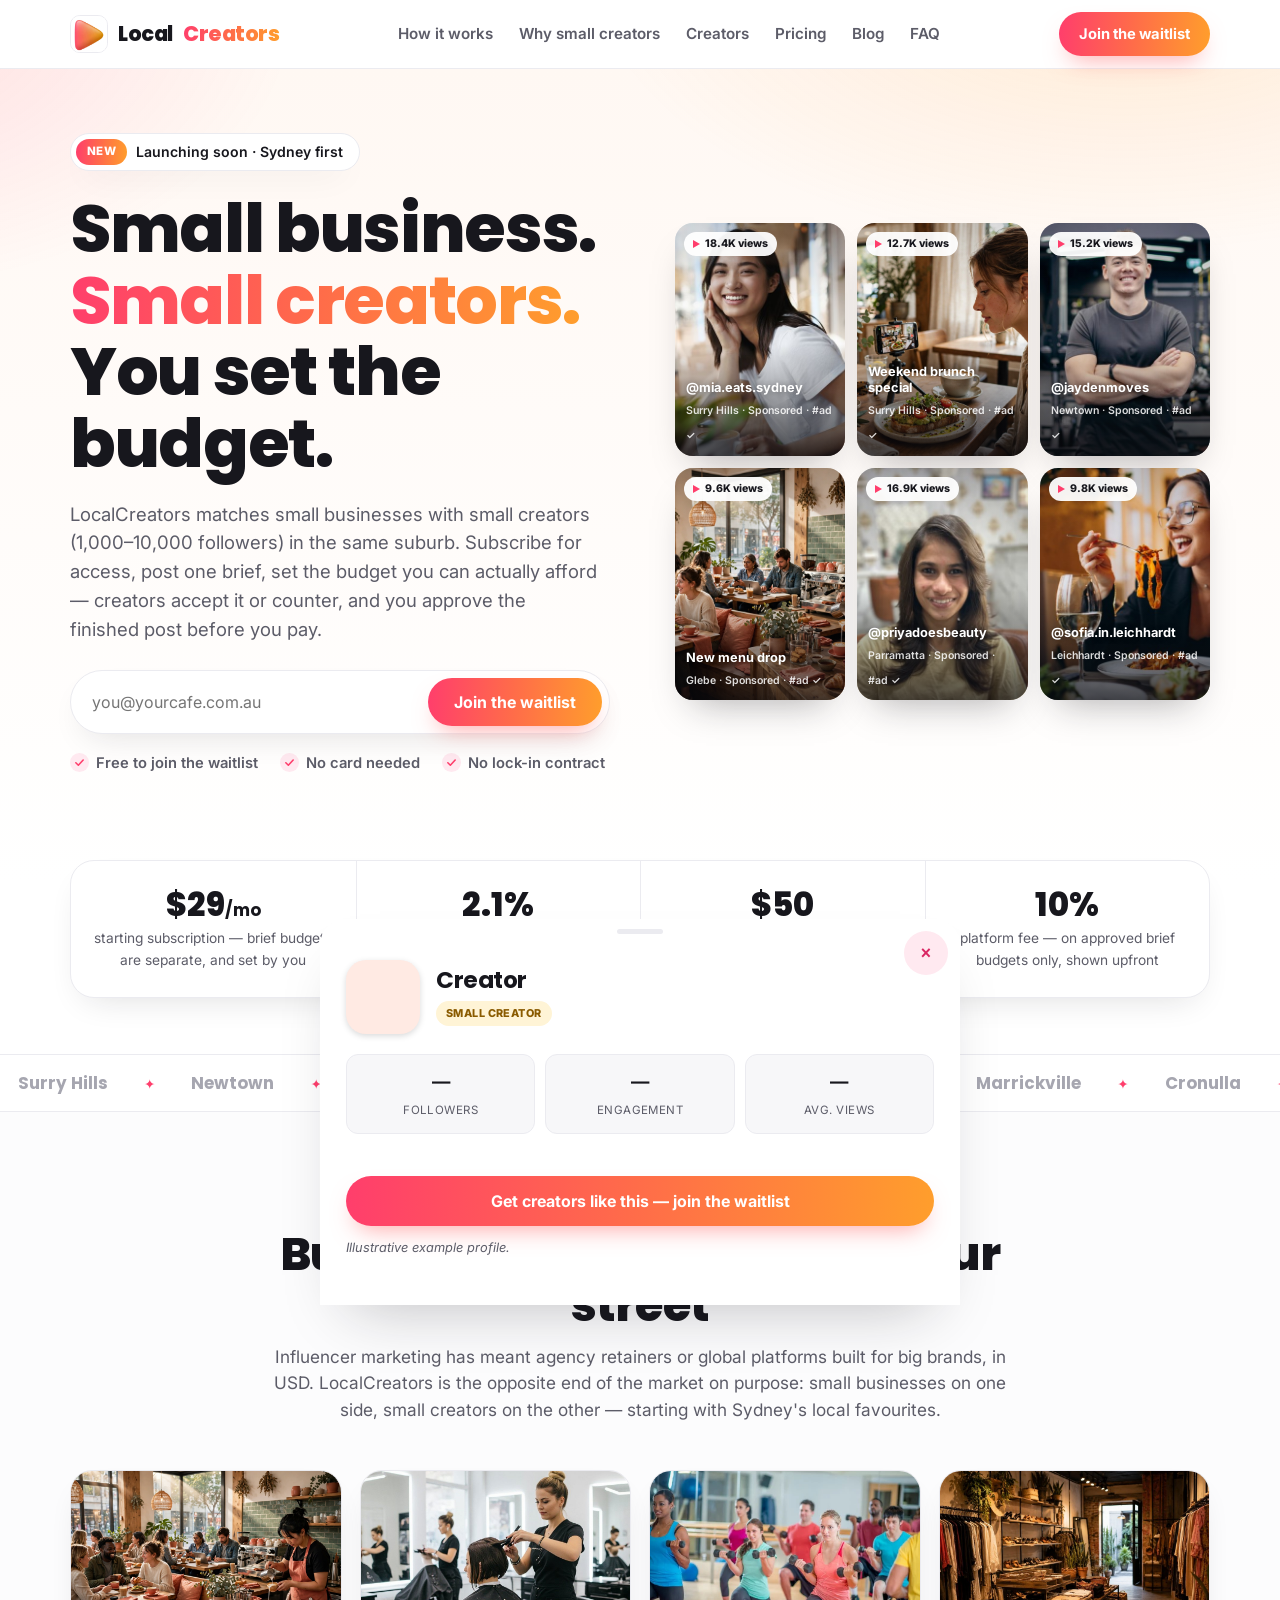
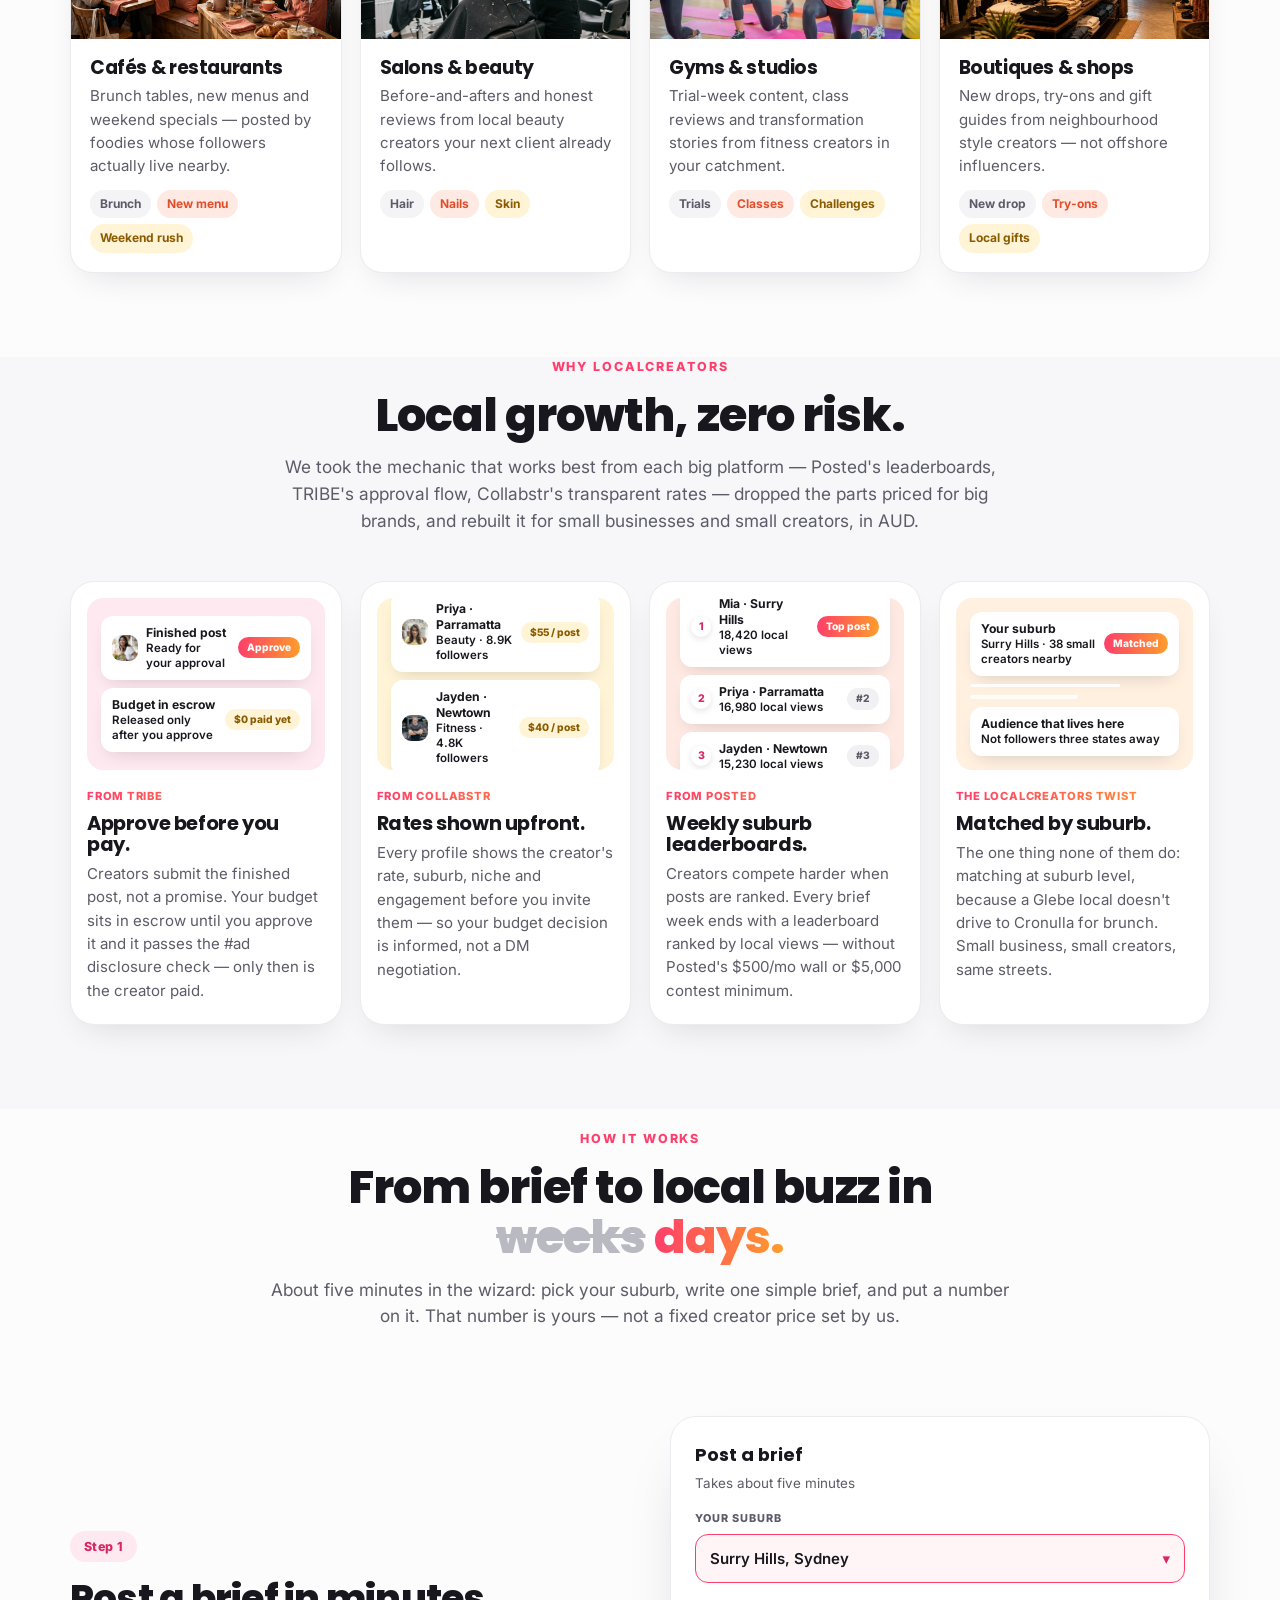
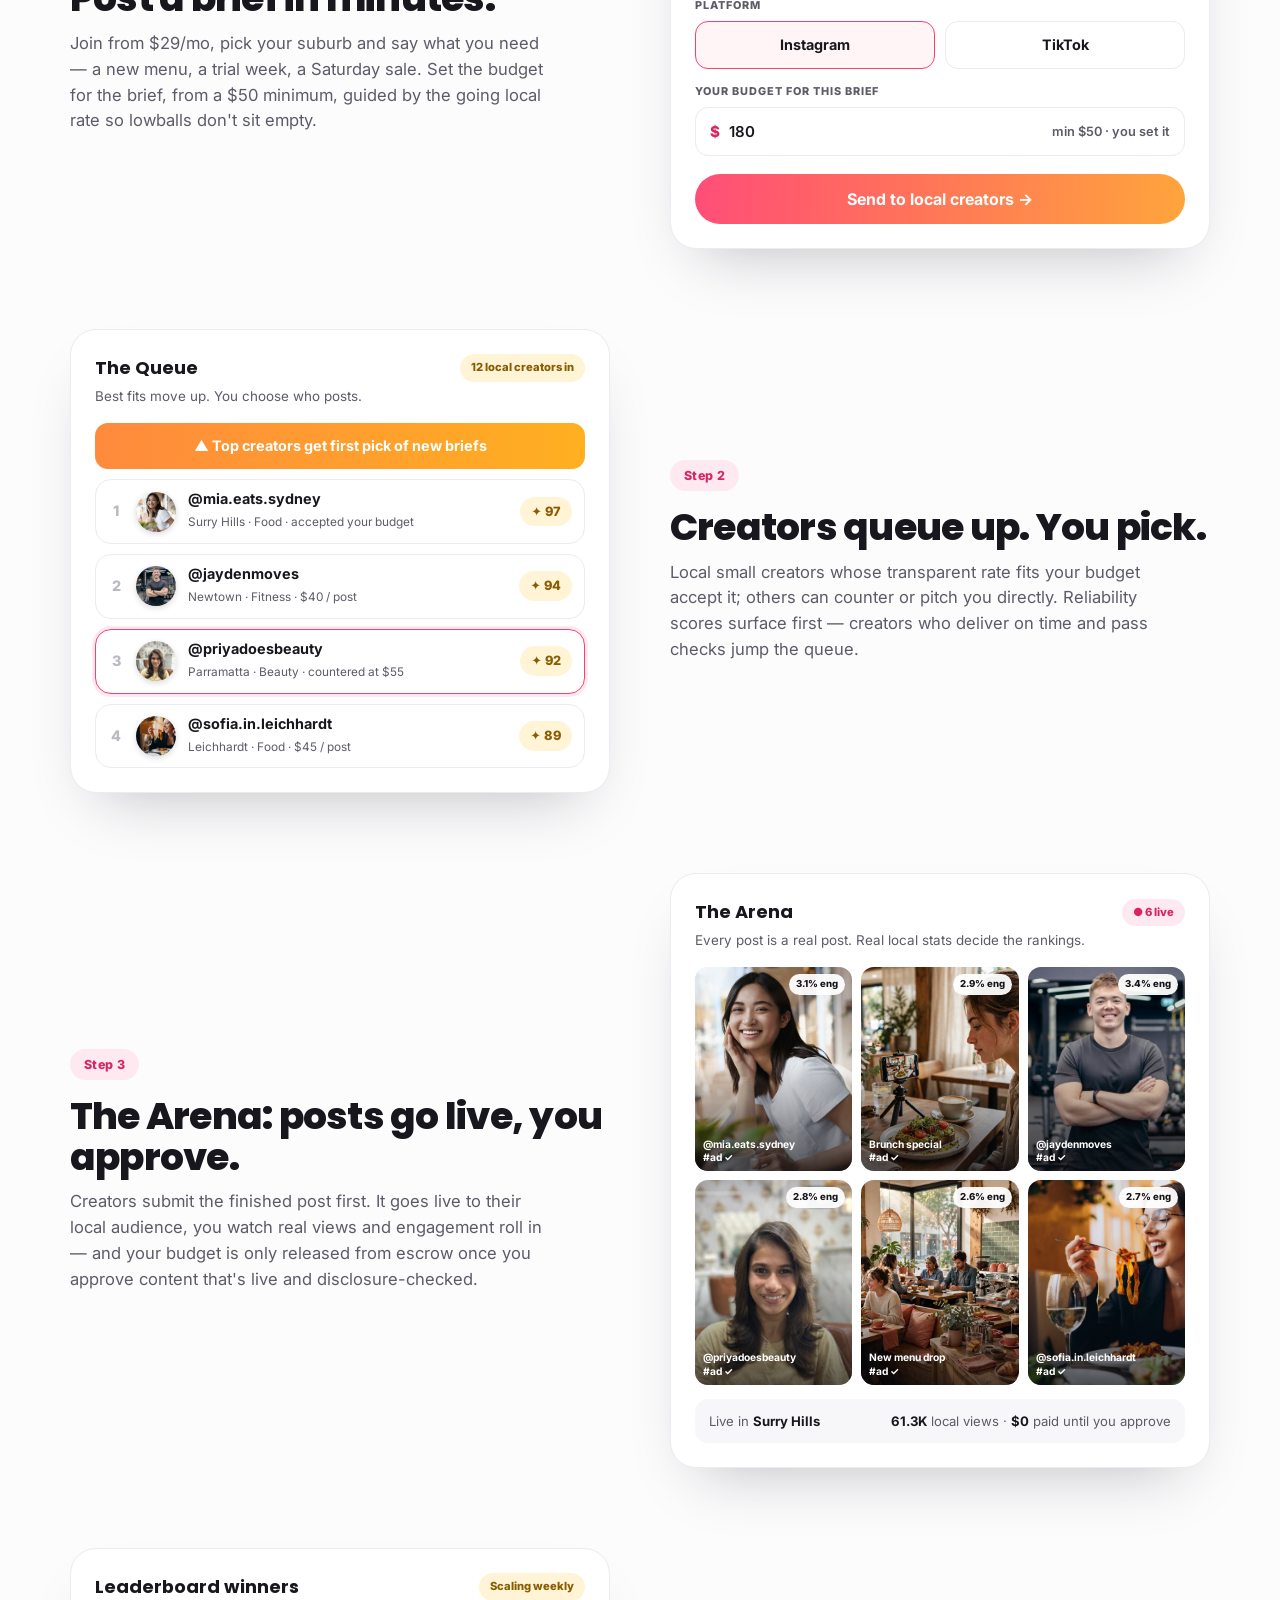
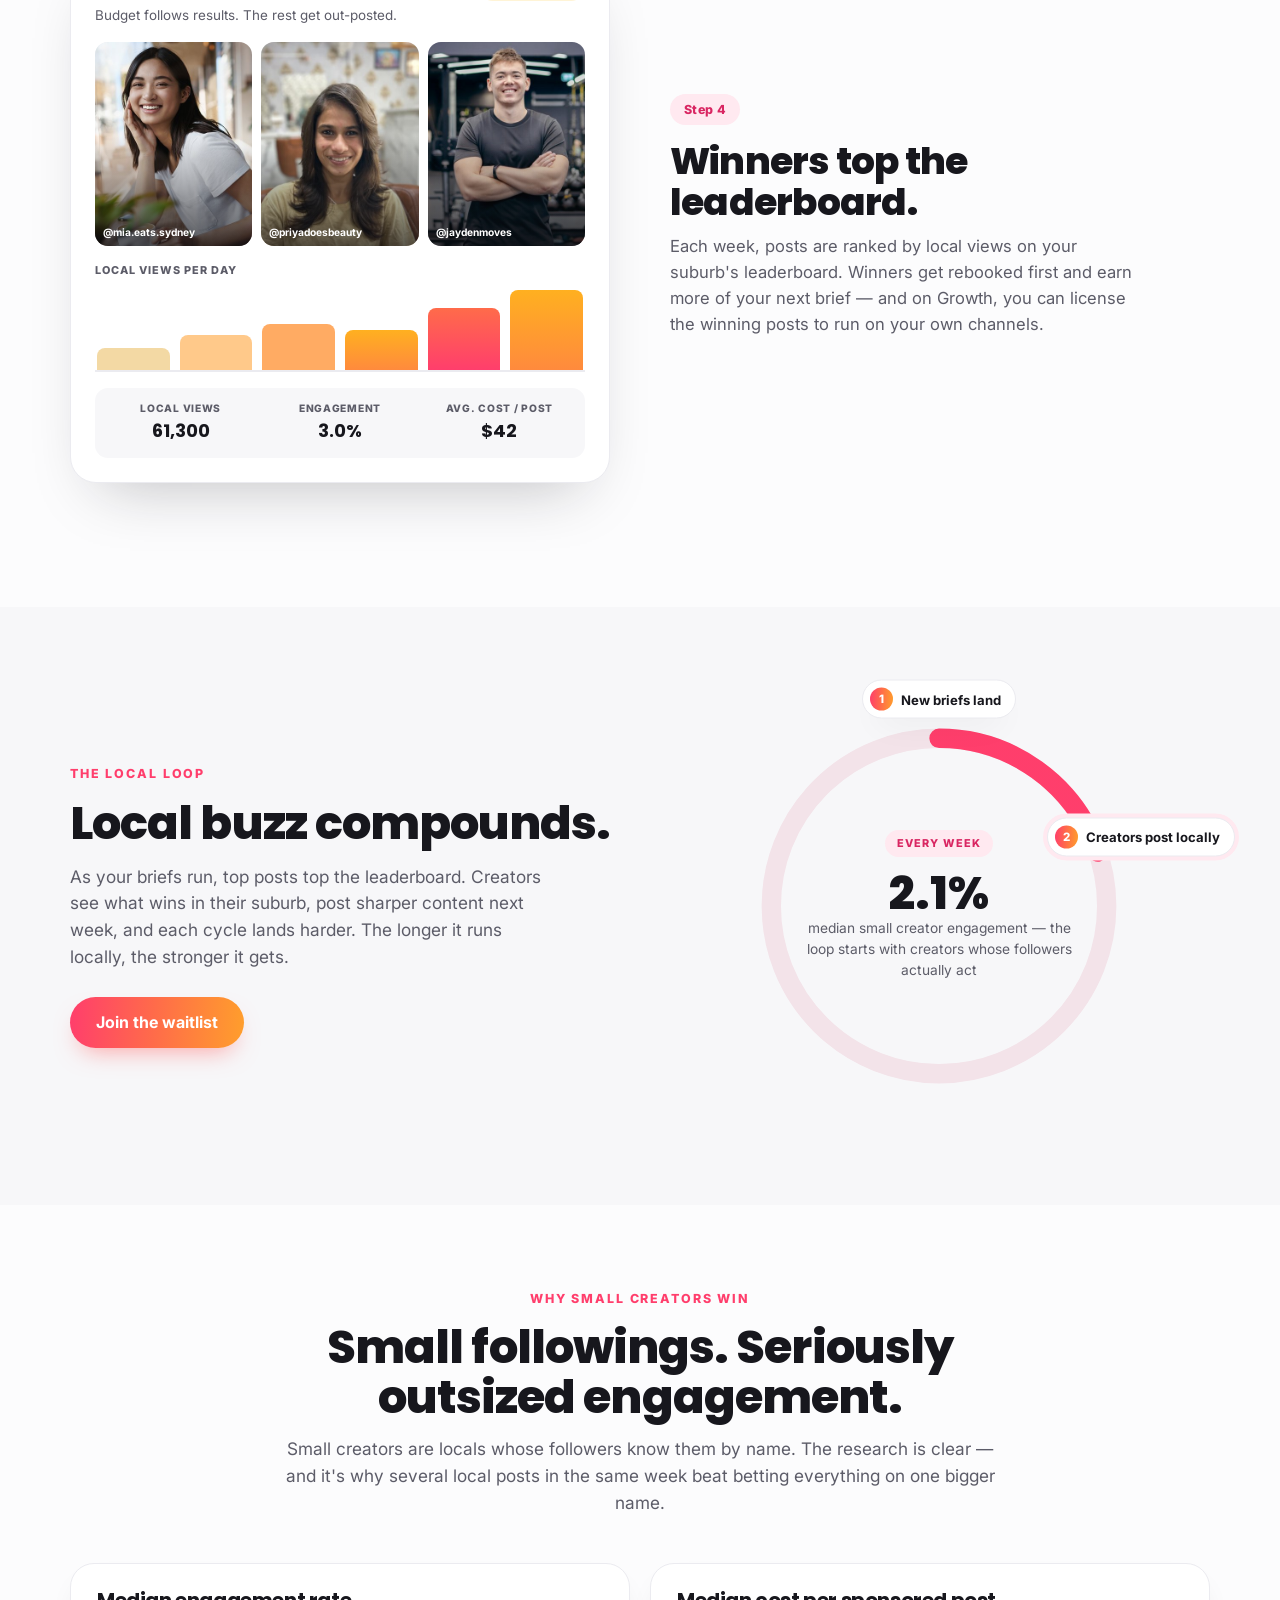
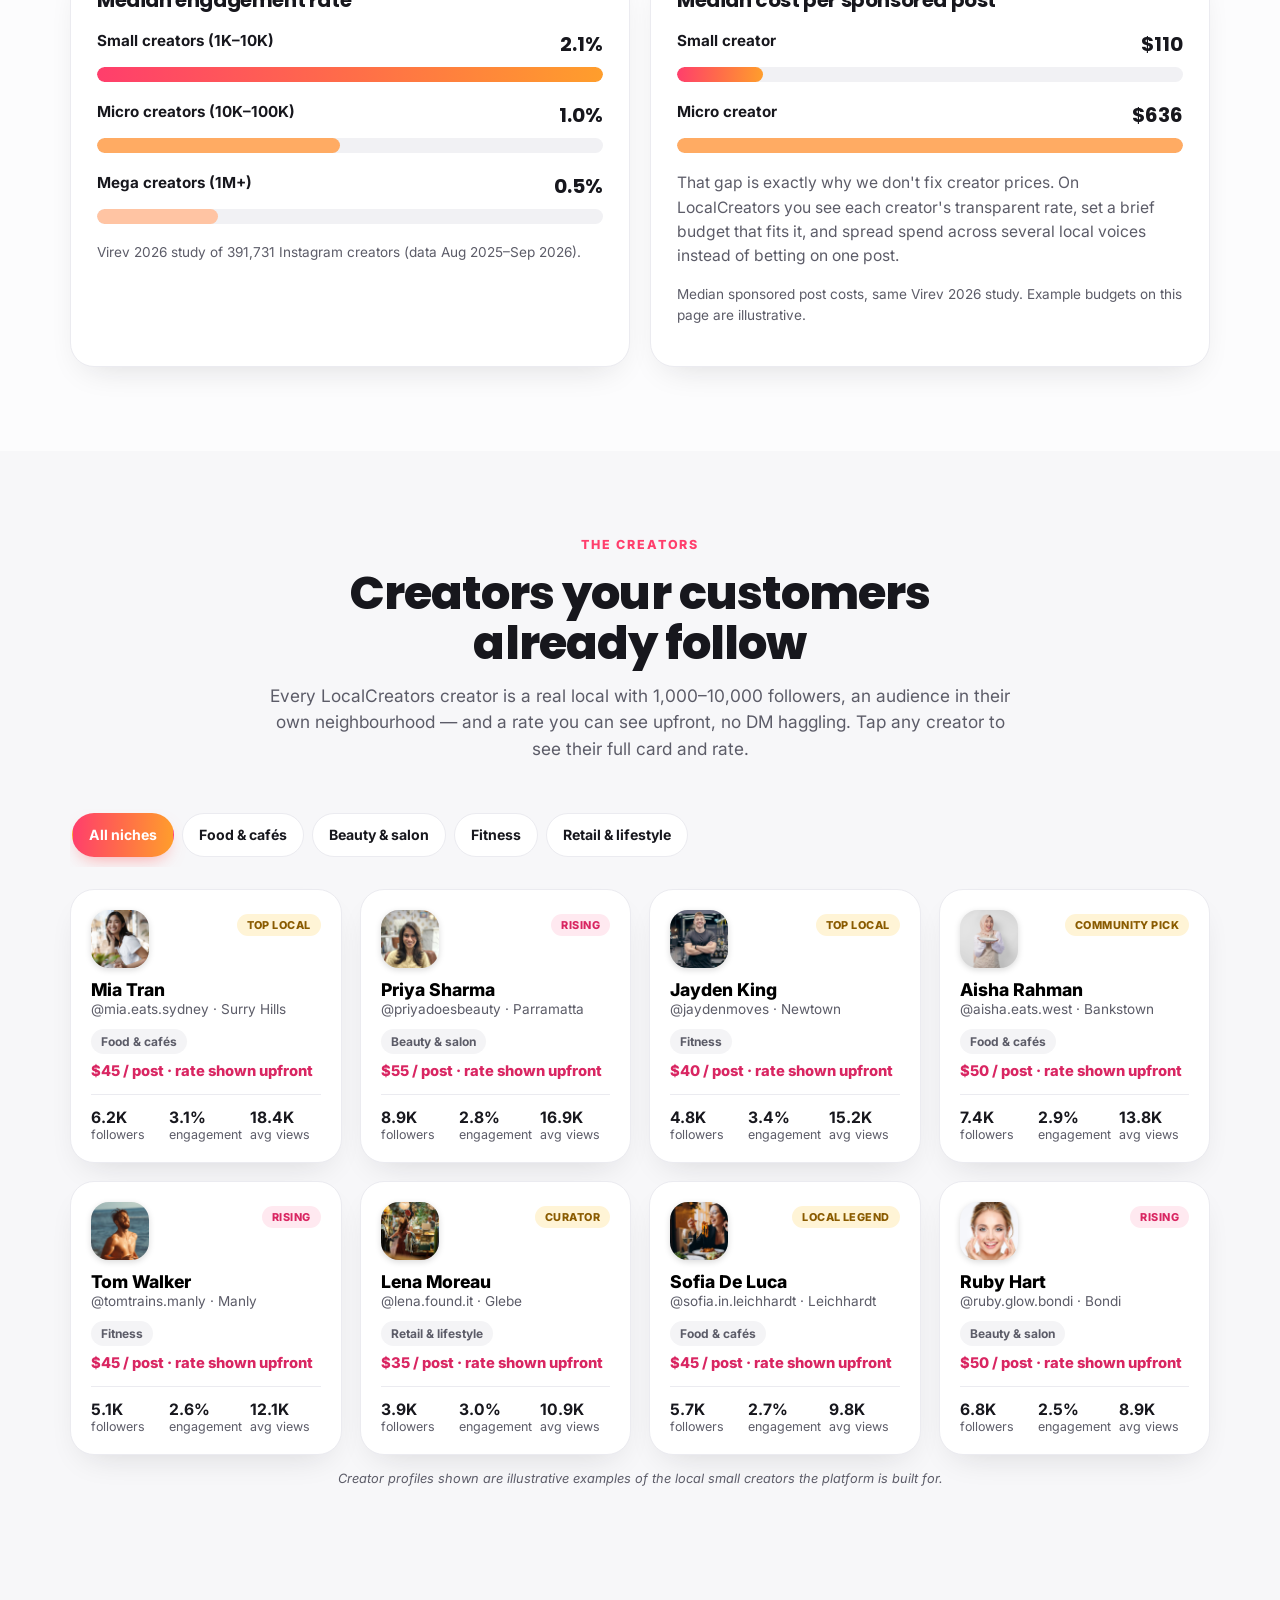
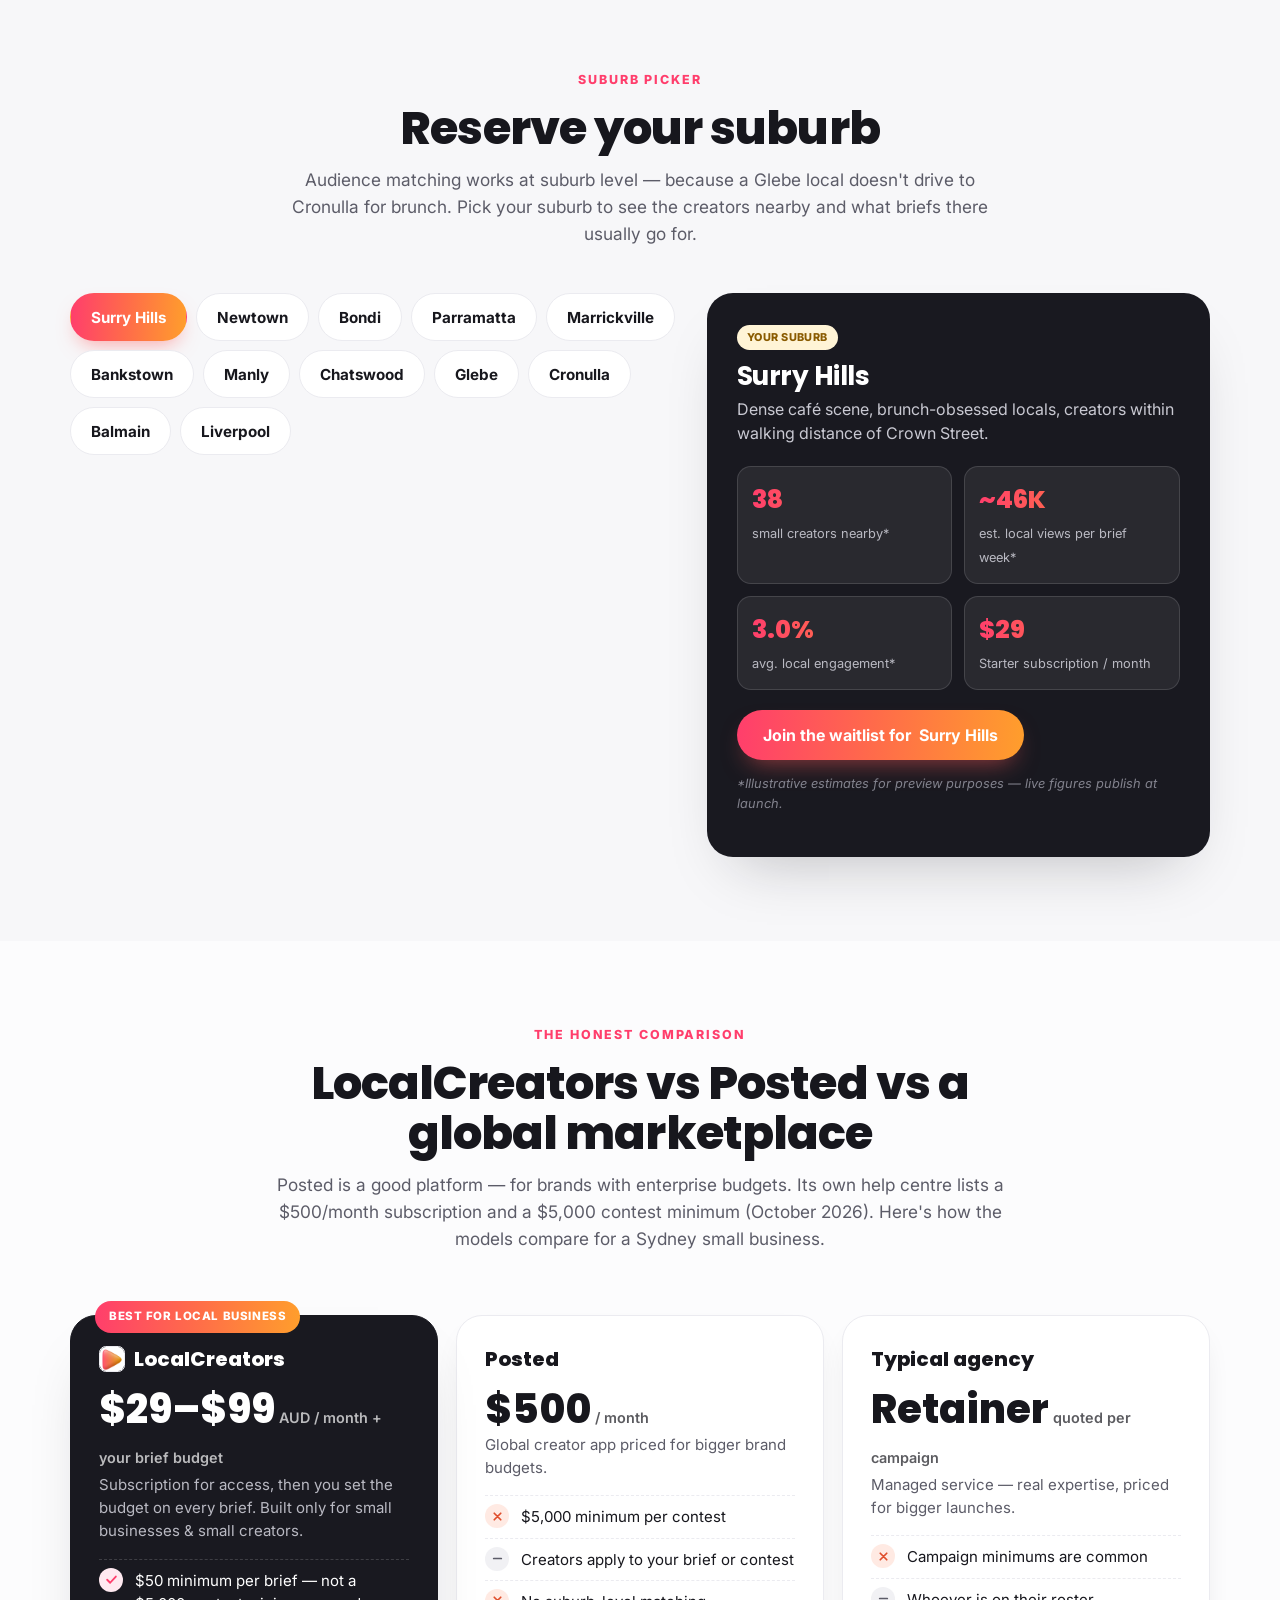
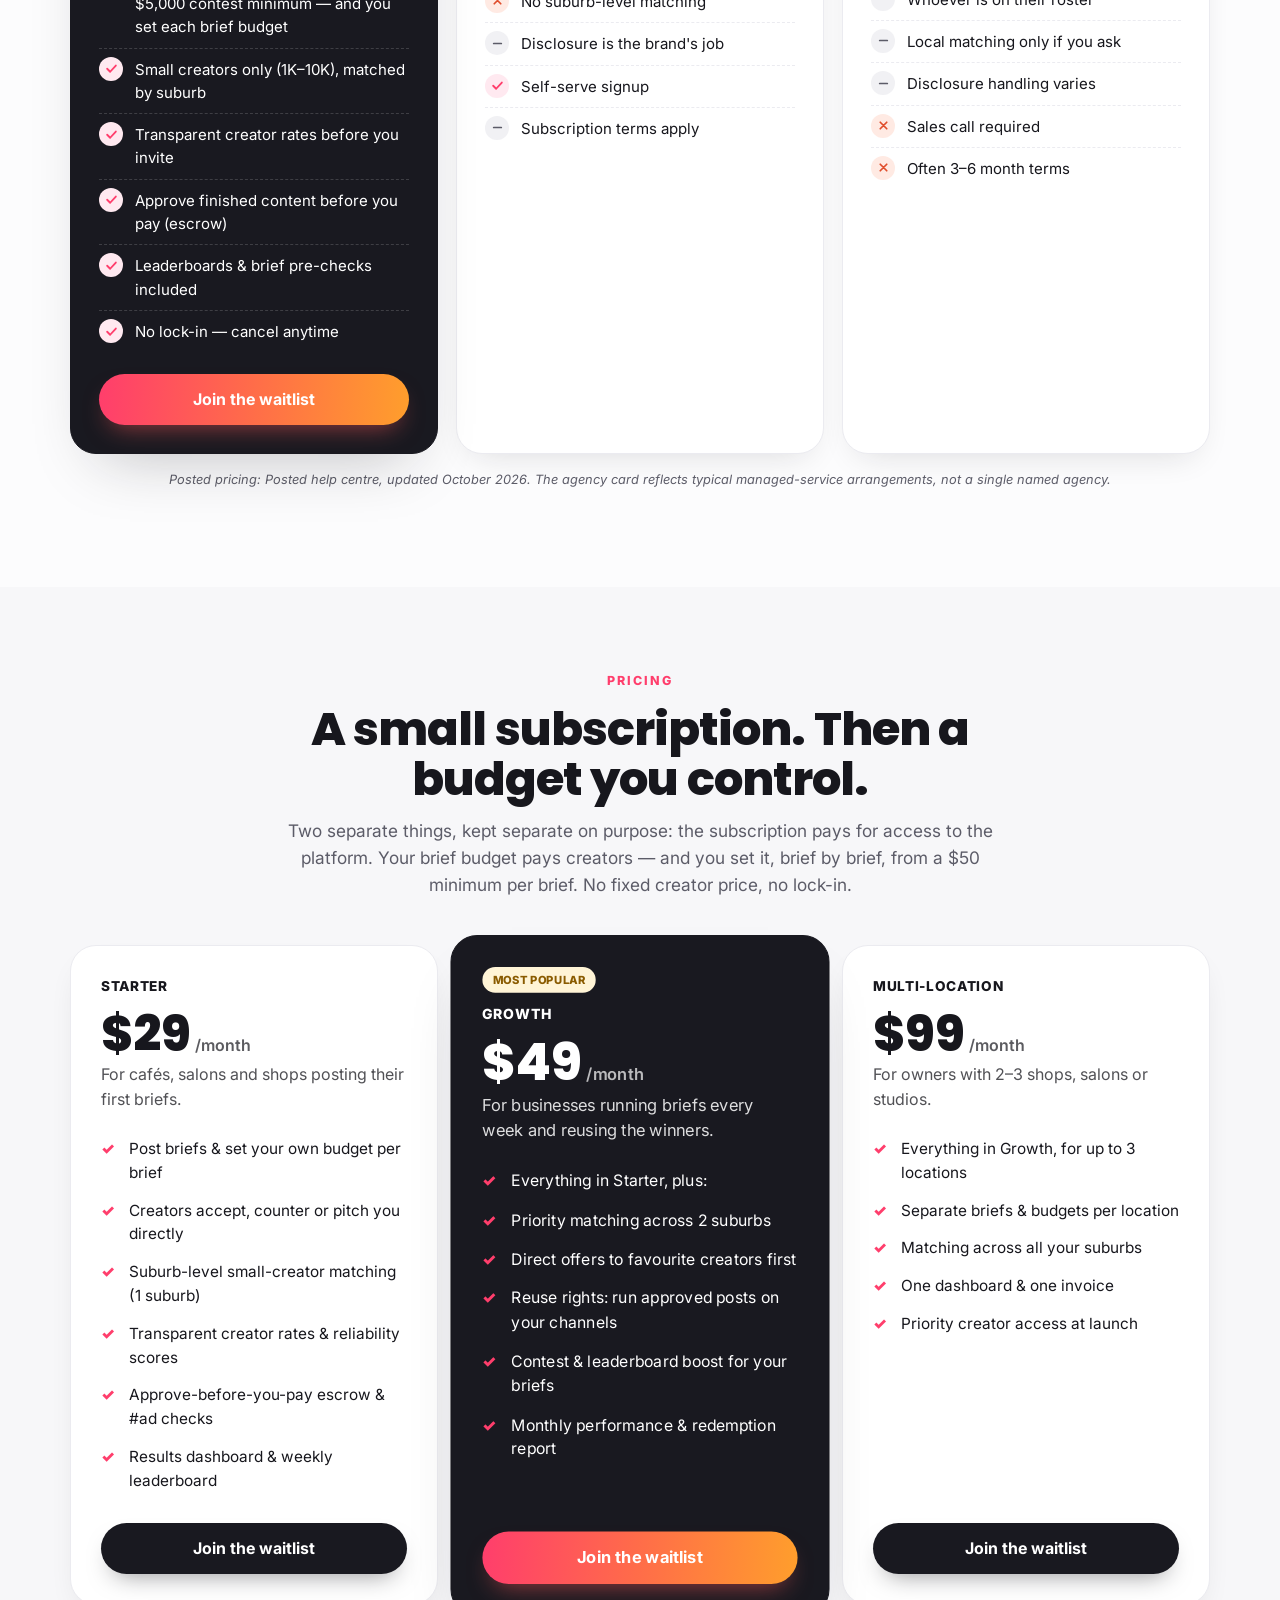
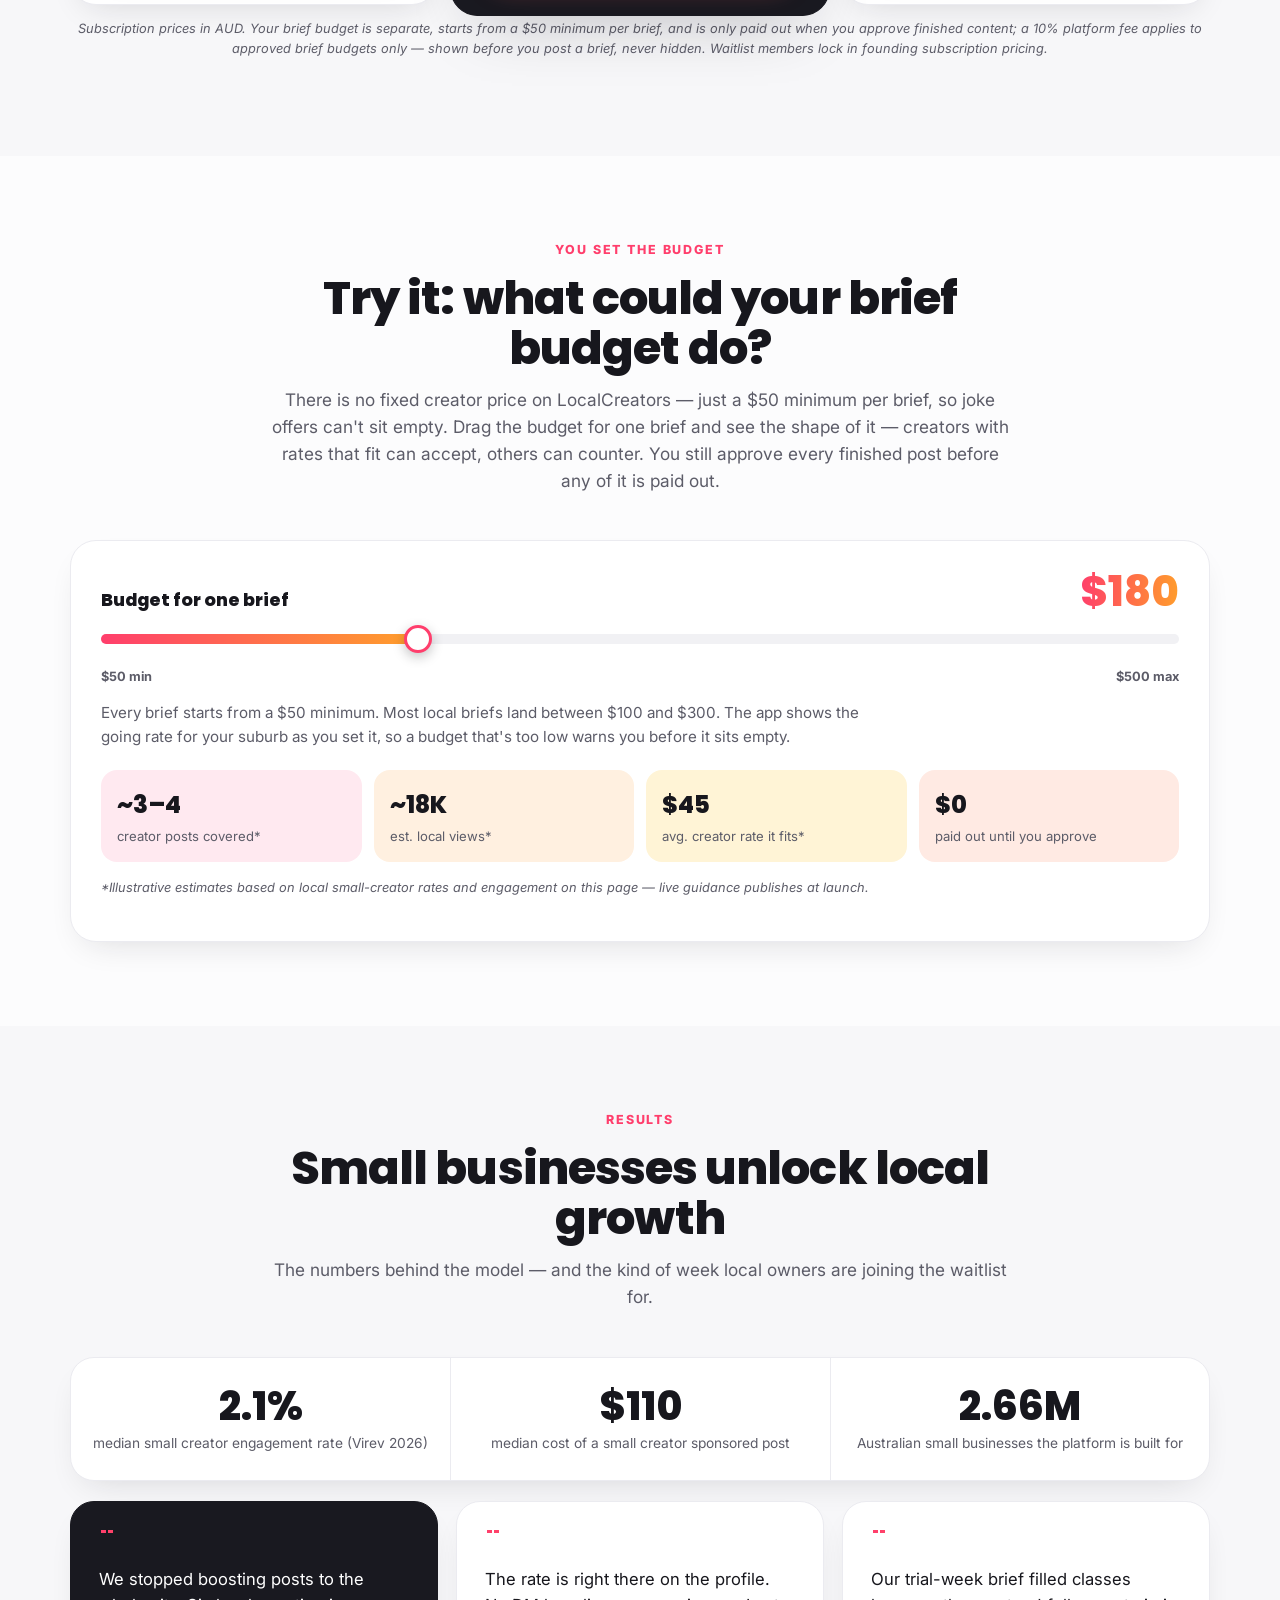
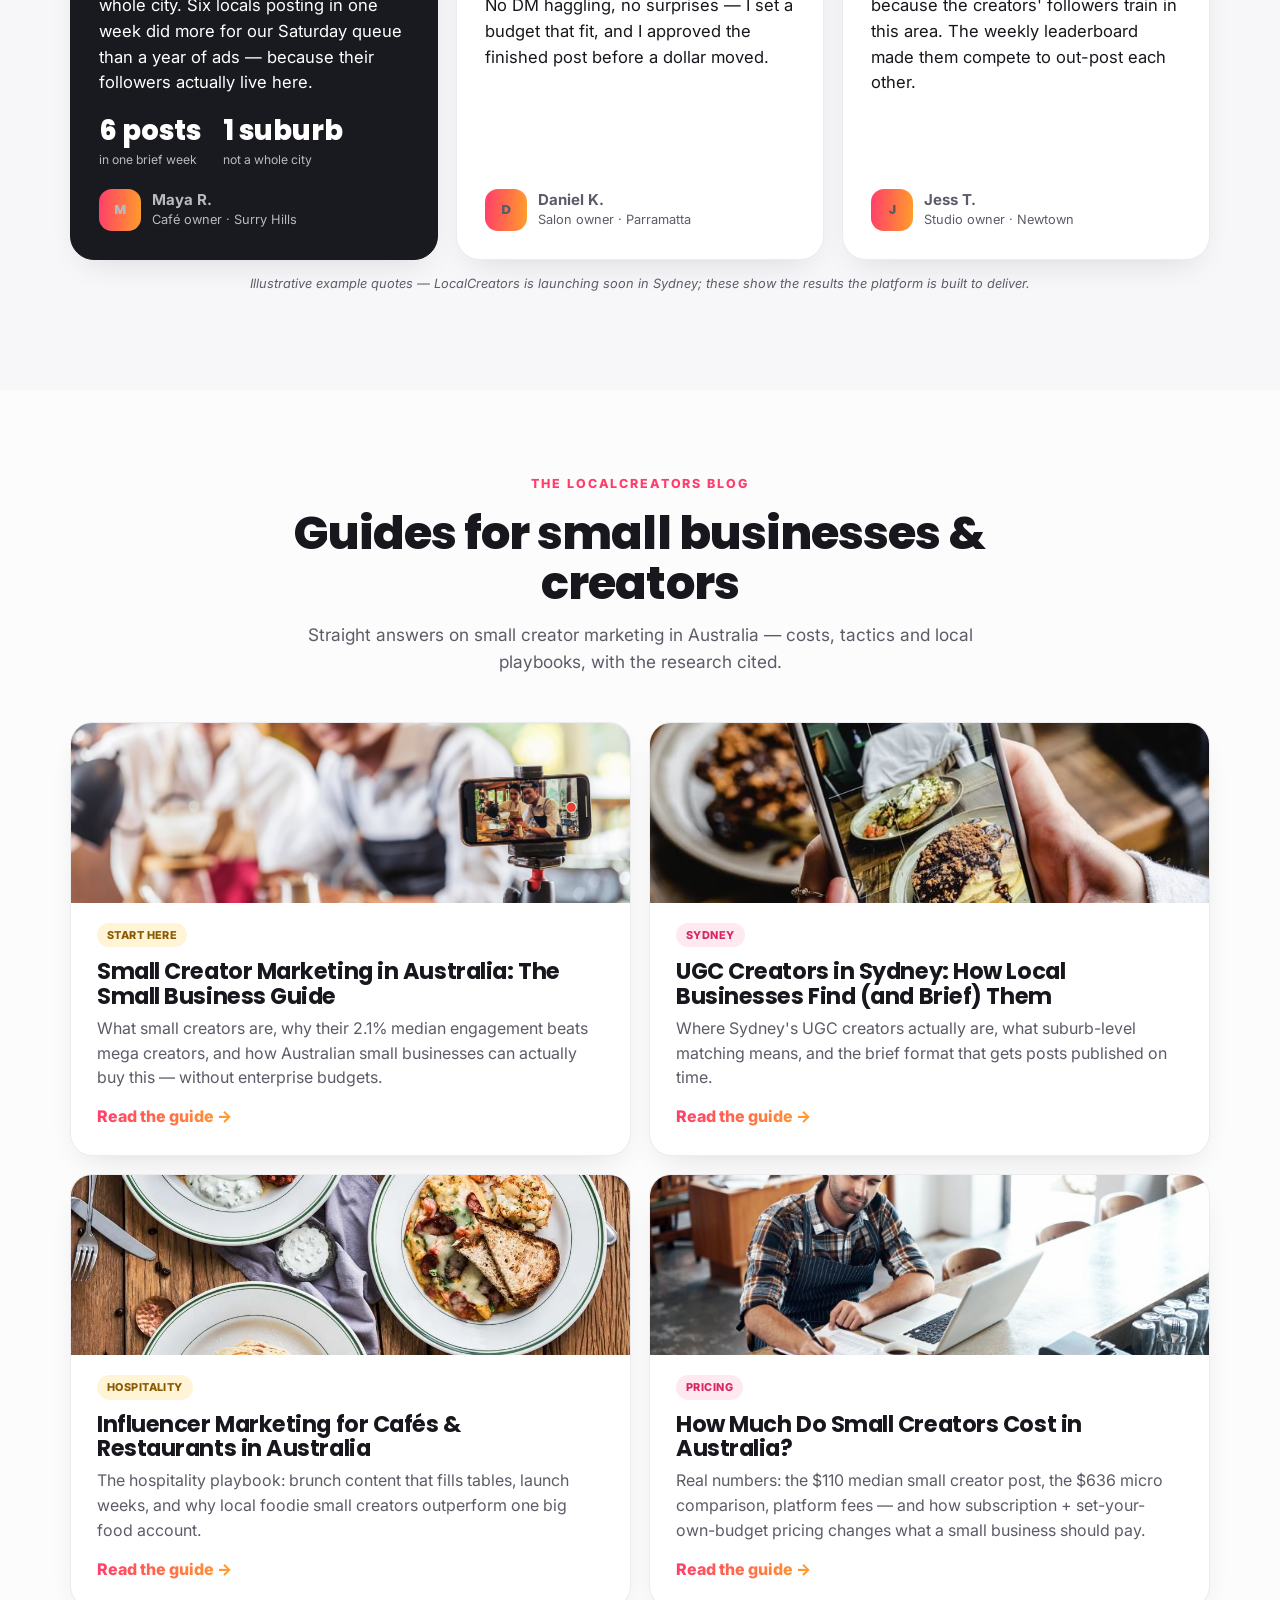
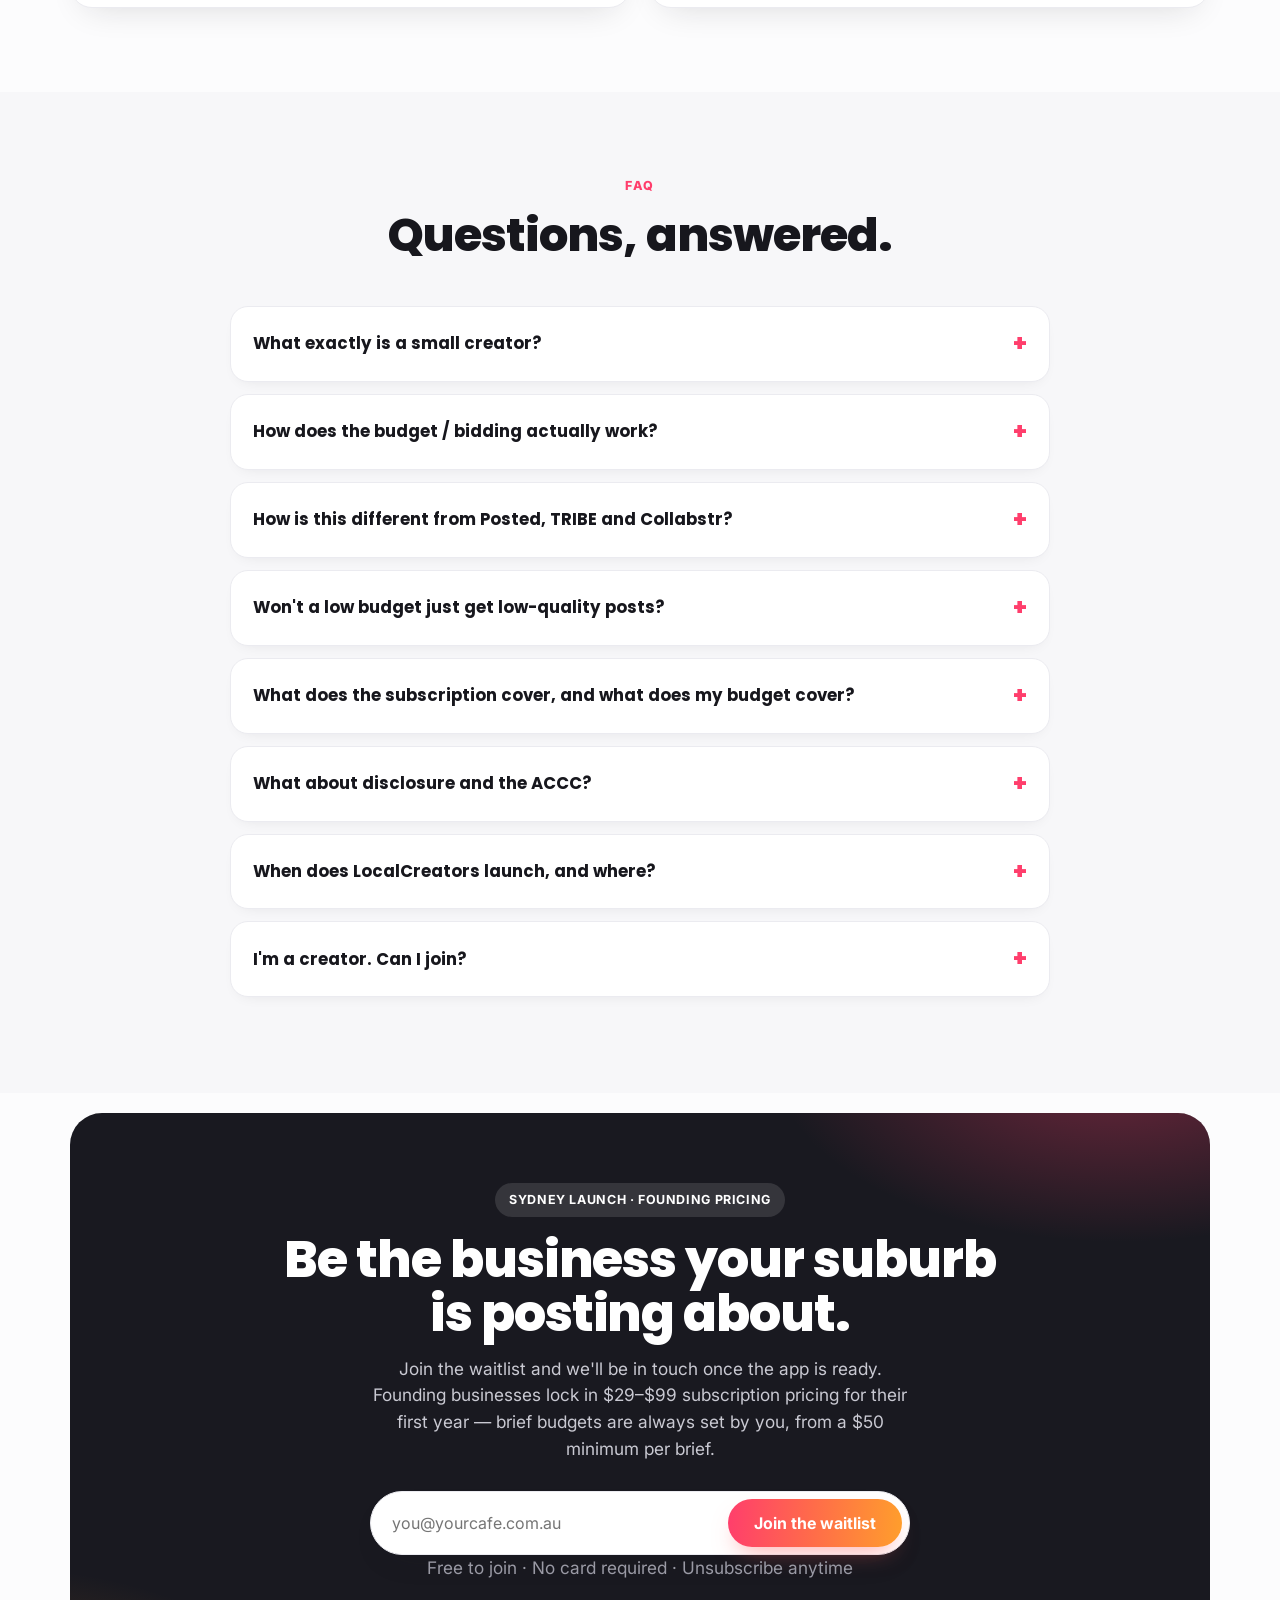
<file: index.html>
<!doctype html>
<html lang="en-AU">
<head>
<meta charset="utf-8">
<meta name="viewport" content="width=device-width, initial-scale=1, viewport-fit=cover">
<meta name="color-scheme" content="light">
<meta name="theme-color" content="#FFF6F1">
<title>LocalCreators — Nano Creator Marketing for Small Business | You Set the Budget, from $29/mo</title>
<meta name="description" content="LocalCreators is built for small businesses and nano creators (1K–10K followers). Subscribe from $29/month, post a brief, set your own budget — local creators accept or counter, you approve finished content before you pay. Launching soon in Sydney.">
<meta name="keywords" content="nano influencer marketing Australia, influencer marketing for small business Australia, UGC creators Sydney, hire micro influencers Sydney, influencer marketing for cafes Australia, affordable influencer marketing Australia">
<link rel="canonical" href="https://getlocalcreators.vercel.app/">
<meta name="google-site-verification" content="Rzkj0Gzk1IDU8Jo58M3ws5OYVLI9P6mZLgknVPNAcvY">
<meta property="og:type" content="website">
<meta property="og:site_name" content="LocalCreators">
<meta property="og:title" content="LocalCreators — Local nano creators for small business. You set the budget.">
<meta property="og:description" content="Australia's platform for small businesses and nano creators: suburb matching, transparent creator rates, approve-before-you-pay and automatic disclosure checks. From $29/mo + a budget you set.">
<meta property="og:url" content="https://getlocalcreators.vercel.app/">
<meta property="og:image" content="https://getlocalcreators.vercel.app/assets/og-image.webp">
<meta property="og:image:width" content="1200">
<meta property="og:image:height" content="630">
<meta name="twitter:card" content="summary_large_image">
<meta name="twitter:title" content="LocalCreators — Nano Influencer Marketing Australia">
<meta name="twitter:description" content="Post a brief, set your budget, and local nano creators come to you. Subscription from $29/month. Launching soon in Sydney.">
<meta name="twitter:image" content="https://getlocalcreators.vercel.app/assets/og-image.webp">
<link rel="icon" type="image/png" href="assets/favicon.png">
<link rel="apple-touch-icon" href="assets/logo-play.webp">
<link rel="preconnect" href="https://fonts.googleapis.com">
<link rel="preconnect" href="https://fonts.gstatic.com" crossorigin>
<link href="https://fonts.googleapis.com/css2?family=Poppins:wght@600;700;800&family=Inter:wght@400;500;600;700;800&display=swap" rel="stylesheet">
<script type="application/ld+json">
{"@context":"https://schema.org","@type":"Organization","name":"LocalCreators","url":"https://getlocalcreators.vercel.app/","description":"Australian self-serve platform for small businesses and nano creators: suburb matching, business-set budgets, transparent rates and approve-before-you-pay.","areaServed":{"@type":"City","name":"Sydney, Australia"}}
</script>
<script type="application/ld+json">
{"@context":"https://schema.org","@type":"Service","name":"LocalCreators","description":"Subscription platform for small businesses to brief local nano creators (1,000–10,000 followers). Businesses set their own budget per brief; creators accept or counter; payment is released after the business approves finished, disclosure-checked content.","provider":{"@type":"Organization","name":"LocalCreators","url":"https://getlocalcreators.vercel.app/"},"areaServed":{"@type":"City","name":"Sydney, Australia"},"image":"https://getlocalcreators.vercel.app/assets/og-image.webp","offers":[{"@type":"Offer","name":"Starter","price":"29","priceCurrency":"AUD","availability":"https://schema.org/PreOrder"},{"@type":"Offer","name":"Growth","price":"49","priceCurrency":"AUD","availability":"https://schema.org/PreOrder"},{"@type":"Offer","name":"Multi-location","price":"99","priceCurrency":"AUD","availability":"https://schema.org/PreOrder"}]}
</script>
<script type="application/ld+json">
{"@context":"https://schema.org","@type":"FAQPage","mainEntity":[
{"@type":"Question","name":"What is a nano creator?","acceptedAnswer":{"@type":"Answer","text":"A nano creator has 1,000–10,000 followers. In a 2026 Virev study of 391,731 Instagram creators, nano creators had a median engagement rate of 2.1%, versus 0.5% for mega creators."}},
{"@type":"Question","name":"How much does LocalCreators cost?","acceptedAnswer":{"@type":"Answer","text":"Subscription is $29/month for Starter, $49/month for Growth or $99/month for Multi-location (AUD). On top of that you set your own budget for each brief, from a $50 minimum per brief — that budget is what creators are paid from, and you only pay it when you approve finished content. No $5,000 contest minimum and no lock-in contract."}},
{"@type":"Question","name":"How is LocalCreators different from Posted?","acceptedAnswer":{"@type":"Answer","text":"Posted charges $500/month with a $5,000 contest minimum (Posted help centre, October 2026). LocalCreators keeps Posted-style leaderboards and brief checks, adds TRIBE-style approve-before-you-pay and Collabstr-style transparent rates, and rebuilds it for Australian small businesses and nano creators: $29–$99/month, suburb matching, AUD, and a budget you set per brief from a $50 minimum."}},
{"@type":"Question","name":"Do creators disclose sponsored posts?","acceptedAnswer":{"@type":"Answer","text":"Yes. Every LocalCreators post is briefed with #ad and Paid Partnership disclosure built in, and content is checked before payment is released."}},
{"@type":"Question","name":"When does LocalCreators launch?","acceptedAnswer":{"@type":"Answer","text":"LocalCreators is launching soon in Sydney. Join the waitlist and we will be in touch once the app is ready."}}]}
</script>
<style>
:root{
  --pink:#FF3E6C; --pink-dark:#D92662; --coral:#FF6B4A; --coral-dark:#E04E2C; --orange:#FF8A3D; --amber:#FFB020;
  --grad:linear-gradient(93deg,#FF3E6C 0%,#FF6B4A 48%,#FF9E2C 100%);
  --ink:#17171D; --ink-2:#5C5C68; --line:#EBEBF0; --bg:#FCFCFD; --card:#FFFFFF; --dark:#191920;
  --tint-pink:#FFE9F0; --tint-rose:#FFEAE3; --tint-peach:#FFF0E0; --tint-amber:#FFF4D6; --track:#F1F1F4;
  --radius:22px; --shadow:0 14px 34px -16px rgba(23,23,29,.16); --shadow-lg:0 30px 60px -30px rgba(23,23,29,.28);
  --font-d:"Poppins",system-ui,sans-serif; --font-b:"Inter",system-ui,sans-serif;
}
*{box-sizing:border-box}
html{scroll-behavior:smooth;overflow-x:clip}
body{margin:0;font-family:var(--font-b);color:var(--ink);background:var(--bg);line-height:1.55;-webkit-font-smoothing:antialiased;overflow-x:clip}
img{max-width:100%;display:block}
a{color:var(--pink-dark)}
button,[role="button"],select,summary,input:not([type="checkbox"]){min-height:44px}
h1,h2,h3{font-family:var(--font-d);line-height:1.08;margin:0;letter-spacing:-.02em}
.wrap{max-width:1180px;margin:0 auto;padding:0 20px;padding-left:max(20px,env(safe-area-inset-left));padding-right:max(20px,env(safe-area-inset-right))}
.grad-text{background:var(--grad);-webkit-background-clip:text;background-clip:text;color:transparent}
.tag{display:inline-flex;align-items:center;gap:8px;background:var(--tint-pink);color:var(--pink-dark);font-weight:700;font-size:.78rem;letter-spacing:.05em;text-transform:uppercase;padding:7px 14px;border-radius:999px}
.tag.coral{background:var(--tint-rose);color:var(--coral-dark)}
.tag.ghost{background:#fff;color:var(--ink-2);text-transform:none;letter-spacing:0;font-weight:600;border:1px solid var(--line)}
/* ---------- NAV ---------- */
header.nav{position:sticky;top:0;z-index:60;background:rgba(255,255,255,.9);backdrop-filter:blur(12px);border-bottom:1px solid var(--line)}
.nav-in{display:flex;align-items:center;gap:18px;padding-top:12px;padding-bottom:12px}
.logo{display:flex;align-items:center;gap:10px;text-decoration:none;color:var(--ink);font-family:var(--font-d);font-weight:800;font-size:1.3rem;letter-spacing:-.02em}
.brand-icon{flex:none;background:#fff;border:1px solid var(--line);border-radius:26%;object-fit:cover}
.app-head .brand-icon{border-width:1px}
.logo em{font-style:normal;background:var(--grad);-webkit-background-clip:text;background-clip:text;color:transparent}
.nav-links{display:flex;gap:2px;margin-left:auto;flex-wrap:wrap}
.nav-links a{color:var(--ink-2);text-decoration:none;font-weight:600;font-size:.95rem;padding:10px 12px;border-radius:10px}
.nav-links a:hover{color:var(--ink);background:#F5F5F7}
.btn{display:inline-flex;align-items:center;justify-content:center;gap:8px;min-height:48px;background:var(--grad);color:#fff;border:0;border-radius:999px;padding:13px 26px;font-weight:700;font-size:1rem;cursor:pointer;text-decoration:none;box-shadow:0 12px 24px -10px rgba(255,90,90,.55);transition:transform .15s,box-shadow .15s;font-family:var(--font-b)}
.btn:hover{transform:translateY(-2px);box-shadow:0 16px 30px -10px rgba(255,90,90,.6)}
.btn:active{transform:translateY(0)}
.btn.ghost{background:#fff;color:var(--ink);border:1.5px solid var(--line);box-shadow:var(--shadow)}
.btn.dark,.btn.green{background:var(--dark);color:#fff;box-shadow:0 12px 24px -12px rgba(23,23,29,.5)}
.btn.sun{background:var(--grad);color:#fff}
.btn.small{padding:10px 20px;font-size:.92rem;min-height:44px}
/* ---------- HERO ---------- */
.hero{position:relative;overflow:hidden;background:radial-gradient(900px 480px at 88% -10%,rgba(255,158,44,.16),transparent 60%),radial-gradient(820px 520px at -12% -6%,rgba(255,62,108,.15),transparent 55%),linear-gradient(#FFF8F3,#FFFFFF 78%)}
.hero-in{position:relative;display:grid;grid-template-columns:1.02fr .98fr;gap:48px;padding-top:64px;padding-bottom:64px;align-items:center}
.pill-new{display:inline-flex;align-items:center;gap:9px;background:#fff;border:1px solid var(--line);box-shadow:var(--shadow);border-radius:999px;padding:5px 16px 5px 5px;font-weight:600;font-size:.88rem;color:var(--ink)}
.pill-new .new-chip{background:var(--grad);color:#fff;font-weight:800;font-size:.72rem;letter-spacing:.04em;padding:4px 11px;border-radius:999px;text-transform:uppercase}
.hero h1{font-size:clamp(2.55rem,5.2vw,4.15rem);font-weight:800;margin:22px 0 0}
.hero p.lede{font-size:1.16rem;color:var(--ink-2);max-width:33rem;margin:20px 0 26px}
.waitlist{display:flex;gap:8px;background:#fff;padding:7px;border-radius:999px;border:1px solid var(--line);box-shadow:var(--shadow);max-width:540px;position:relative}
.waitlist input[type=email]{flex:1 1 200px;border:0;font-size:1rem;padding:10px 14px;font-family:var(--font-b);color:var(--ink);background:transparent;outline:none;min-width:0}
.waitlist .btn{flex:none}
.form-note{font-size:.85rem;color:var(--ink-2);margin-top:12px}
.checks{display:flex;flex-wrap:wrap;gap:8px 22px;margin-top:18px;padding:0;list-style:none}
.checks li{font-size:.92rem;font-weight:600;color:var(--ink-2);display:flex;align-items:center;gap:7px}
.checks li::before{content:"";width:19px;height:19px;flex:none;border-radius:50%;background-color:var(--tint-pink);background-image:url("data:image/svg+xml,%3Csvg xmlns='http://www.w3.org/2000/svg' viewBox='0 0 24 24' fill='none' stroke='%23FF3E6C' stroke-width='3.4' stroke-linecap='round' stroke-linejoin='round'%3E%3Cpath d='M4 12.5 9.5 18 20 6.5'/%3E%3C/svg%3E");background-size:11px;background-position:center;background-repeat:no-repeat}
.hero-tiles{display:grid;grid-template-columns:repeat(3,1fr);gap:12px}
.tile{position:relative;border-radius:18px;overflow:hidden;aspect-ratio:3/4.1;box-shadow:0 20px 36px -18px rgba(23,23,29,.35);background:#EDEDF1}
.tile img{position:absolute;inset:0;width:100%;height:100%;object-fit:cover}
.tile::after{content:"";position:absolute;inset:0;background:linear-gradient(180deg,rgba(10,10,14,.14),transparent 34%,transparent 52%,rgba(10,10,14,.72))}
.tile .t-chip{position:absolute;top:9px;left:9px;z-index:2;background:rgba(255,255,255,.94);color:var(--ink);font-size:.66rem;font-weight:800;padding:4px 9px;border-radius:999px;display:inline-flex;align-items:center;gap:5px}
.tile .t-chip i{width:0;height:0;border-left:7px solid var(--pink);border-top:4.5px solid transparent;border-bottom:4.5px solid transparent;display:inline-block}
.tile .t-meta{position:absolute;left:11px;right:11px;bottom:10px;z-index:2;color:#fff}
.tile .t-meta b{display:block;font-size:.8rem;line-height:1.25;text-shadow:0 1px 6px rgba(0,0,0,.4)}
.tile .t-meta span{font-size:.66rem;color:rgba(255,255,255,.85);font-weight:600}
.tile.float-a{animation:floaty 7s ease-in-out infinite}
.tile.float-b{animation:floaty 8.5s ease-in-out infinite reverse}
@keyframes floaty{0%,100%{transform:translateY(0)}50%{transform:translateY(-9px)}}
/* counters band */
.counters{display:grid;grid-template-columns:repeat(4,1fr);background:#fff;border:1px solid var(--line);border-radius:24px;box-shadow:var(--shadow);overflow:hidden;margin:6px 0 0}
.cstat{padding:26px 22px;text-align:center}
.cstat+.cstat{border-left:1px solid var(--line)}
.cstat b{font-family:var(--font-d);font-weight:800;font-size:2.05rem;display:block;line-height:1.1}
.cstat b small{font-size:1.05rem;font-weight:700}
.cstat>span{font-size:.86rem;color:var(--ink-2);display:block;margin-top:5px}
/* ---------- MARQUEE ---------- */
.marquee{border-block:1px solid var(--line);overflow:hidden;padding:15px 0;background:#fff;margin-top:56px}
.marquee-track{display:flex;gap:0;width:max-content;animation:scrollx 30s linear infinite}
.marquee span{font-family:var(--font-d);font-weight:700;font-size:1.05rem;color:#A6A6B0;padding:0 18px;white-space:nowrap}
.marquee span::after{content:"✦";color:var(--pink);margin-left:36px;font-size:.85rem}
@keyframes scrollx{to{transform:translateX(-50%)}}
/* ---------- SECTIONS ---------- */
section{padding:84px 0}
section.alt{background:#F7F7F9}
.sec-head{max-width:740px;margin:0 auto 46px;text-align:center}
.eyebrow{display:block;color:var(--pink);font-weight:800;font-size:.78rem;letter-spacing:.15em;text-transform:uppercase;margin-bottom:14px;font-family:var(--font-b)}
.sec-head h2{font-size:clamp(1.95rem,3.8vw,2.9rem);font-weight:800}
.sec-head p{color:var(--ink-2);font-size:1.08rem;margin:14px 0 0}
.reveal{opacity:1}
.grid4{display:grid;grid-template-columns:repeat(4,1fr);gap:18px}
.who-card{background:var(--card);border:1px solid var(--line);border-radius:var(--radius);overflow:hidden;box-shadow:var(--shadow);transition:transform .2s,box-shadow .2s}
.who-card:hover{transform:translateY(-5px)}
.who-card img{height:168px;width:100%;object-fit:cover}
.who-card .wc-b{padding:19px}
.who-card h3{font-size:1.18rem;margin-bottom:6px}
.who-card p{color:var(--ink-2);font-size:.94rem;margin:0}
.chiprow{display:flex;gap:6px;flex-wrap:wrap;margin-top:12px}
.chip{font-size:.75rem;font-weight:700;background:#F4F4F6;color:var(--ink-2);padding:5px 10px;border-radius:999px}
.chip.c{background:var(--tint-rose);color:var(--coral-dark)} .chip.s{background:var(--tint-amber);color:#8A5B00}
/* feature cards (Posted-style, pastel mock areas) */
.feat-grid{display:grid;grid-template-columns:repeat(4,1fr);gap:18px}
.feat-card{background:#fff;border:1px solid var(--line);border-radius:24px;padding:16px 16px 22px;box-shadow:var(--shadow);transition:transform .2s}
.feat-card:hover{transform:translateY(-5px)}
.feat-card .mock{height:172px;border-radius:16px;margin-bottom:18px;padding:14px;display:flex;flex-direction:column;justify-content:center;gap:8px;overflow:hidden}
.mock.t-pink{background:var(--tint-pink)} .mock.t-rose{background:var(--tint-rose)} .mock.t-peach{background:var(--tint-peach)} .mock.t-amber{background:var(--tint-amber)}
.mock .m-card{background:#fff;border-radius:12px;box-shadow:0 8px 18px -8px rgba(23,23,29,.18);padding:9px 11px;font-size:.72rem;font-weight:600;display:flex;align-items:center;gap:8px;line-height:1.3}
.mock .m-card b{font-size:.76rem}
.mock .m-chip{margin-left:auto;flex:none;font-size:.64rem;font-weight:800;padding:4px 9px;border-radius:999px;background:var(--grad);color:#fff}
.mock .m-chip.soft{background:var(--tint-amber);color:#8A5B00}
.mock .m-chip.plain{background:#F1F1F4;color:var(--ink-2)}
.mock .m-dot{width:26px;height:26px;border-radius:9px;flex:none;background-size:cover;background-position:center;background-color:#fff}
.mock .m-rowline{height:8px;border-radius:99px;background:rgba(255,255,255,.85)}
.mock .m-rank{width:20px;height:20px;flex:none;border-radius:50%;background:#fff;display:grid;place-items:center;font-weight:800;font-size:.66rem;color:var(--pink-dark);box-shadow:0 2px 6px rgba(23,23,29,.12)}
.feat-card h3{font-size:1.22rem;margin:0 0 7px}
.feat-card p{color:var(--ink-2);font-size:.94rem;margin:0}
.feat-card .src{display:block;font-size:.7rem;font-weight:800;letter-spacing:.07em;text-transform:uppercase;margin-bottom:8px;background:var(--grad);-webkit-background-clip:text;background-clip:text;color:transparent}
/* steps flow (Posted alternating rows) */
.step-row{display:grid;grid-template-columns:1fr 1fr;gap:60px;align-items:center;padding:40px 0}
.step-row.flip .step-copy{order:2}
.step-pill{display:inline-block;background:var(--tint-pink);color:var(--pink-dark);font-weight:800;font-size:.78rem;letter-spacing:.03em;padding:6px 14px;border-radius:999px;margin-bottom:16px}
.step-copy h3{font-size:clamp(1.65rem,3vw,2.35rem);font-weight:800;margin-bottom:12px}
.step-copy p{color:var(--ink-2);font-size:1.04rem;margin:0;max-width:30rem}
.ui-card{background:#fff;border:1px solid var(--line);border-radius:26px;box-shadow:var(--shadow-lg);padding:24px}
.ui-card .uc-head{display:flex;align-items:center;gap:10px;margin-bottom:4px}
.ui-card .uc-head b{font-family:var(--font-d);font-size:1.12rem}
.ui-card .uc-sub{font-size:.84rem;color:var(--ink-2);margin:0 0 16px}
.uc-pill{margin-left:auto;flex:none;font-size:.7rem;font-weight:800;padding:5px 11px;border-radius:999px;background:var(--tint-amber);color:#8A5B00}
.uc-pill.live{background:var(--tint-pink);color:var(--pink-dark)}
.f-label{display:block;font-size:.68rem;font-weight:800;letter-spacing:.09em;text-transform:uppercase;color:var(--ink-2);margin:14px 0 7px}
.f-field{border:1.5px solid var(--pink);background:#FFF5F7;border-radius:13px;padding:12px 14px;font-weight:600;font-size:.94rem;display:flex;align-items:center;gap:9px}
.f-field.dim{border-color:var(--line);background:#fff;color:var(--ink)}
.f-field .cur{color:var(--pink-dark);font-weight:800}
.f-platforms{display:grid;grid-template-columns:1fr 1fr;gap:10px}
.f-plat{border:1.5px solid var(--line);border-radius:13px;padding:12px;text-align:center;font-weight:700;font-size:.9rem;background:#fff}
.f-plat.on{border-color:var(--pink);background:#FFF5F7}
.f-next{margin-top:18px;width:100%;border:0;background:var(--grad);opacity:.92;color:#fff;font-weight:700;font-size:1rem;border-radius:999px;padding:14px;cursor:pointer;font-family:var(--font-b);min-height:50px}
.q-row{display:flex;align-items:center;gap:12px;border:1px solid var(--line);border-radius:16px;padding:10px 12px;margin-top:10px;background:#fff}
.q-row.hot{border-color:var(--pink);box-shadow:0 0 0 3px var(--tint-pink)}
.q-rank{font-weight:800;color:#B9B9C2;font-size:.9rem;width:16px;text-align:center;flex:none}
.q-row .avatar{width:40px;height:40px}
.q-main{flex:1;min-width:0}
.q-main b{display:block;font-size:.9rem;line-height:1.25}
.q-main span{font-size:.74rem;color:var(--ink-2)}
.q-score{flex:none;background:var(--tint-amber);color:#8A5B00;font-weight:800;font-size:.8rem;padding:5px 11px;border-radius:999px}
.q-cta{margin-top:14px;background:linear-gradient(93deg,#FF8A3D,#FFB020);color:#fff;text-align:center;font-weight:700;font-size:.9rem;border-radius:13px;padding:12px}
.arena-grid{display:grid;grid-template-columns:repeat(3,1fr);gap:9px}
.arena-tile{position:relative;border-radius:13px;overflow:hidden;aspect-ratio:3/3.9;background:#EDEDF1}
.arena-tile img{position:absolute;inset:0;width:100%;height:100%;object-fit:cover}
.arena-tile::after{content:"";position:absolute;inset:0;background:linear-gradient(180deg,transparent 46%,rgba(10,10,14,.66))}
.arena-tile .a-eng{position:absolute;top:7px;right:7px;z-index:2;background:rgba(255,255,255,.94);font-size:.6rem;font-weight:800;padding:3px 7px;border-radius:999px;color:var(--ink)}
.arena-tile .a-name{position:absolute;left:8px;bottom:7px;z-index:2;color:#fff;font-size:.64rem;font-weight:700;line-height:1.3}
.arena-foot{margin-top:14px;background:#F7F7F9;border-radius:13px;padding:12px 14px;display:flex;justify-content:space-between;gap:10px;font-size:.82rem;color:var(--ink-2);flex-wrap:wrap}
.arena-foot b{color:var(--ink)}
.champ-thumbs{display:grid;grid-template-columns:repeat(3,1fr);gap:9px;margin-bottom:16px}
.champ-bars{display:flex;align-items:flex-end;gap:10px;height:86px;border-bottom:2px solid var(--line);padding:0 2px}
.champ-bars i{flex:1;border-radius:8px 8px 0 0;background:linear-gradient(180deg,var(--amber),var(--orange));display:block}
.champ-bars i:first-child{background:#F3D9A4}.champ-bars i:nth-child(2){background:#FFC98A}.champ-bars i:nth-child(3){background:#FFAB63}.champ-bars i:nth-child(5){background:linear-gradient(180deg,var(--coral),var(--pink))}
.champ-stats{display:grid;grid-template-columns:repeat(3,1fr);margin-top:16px;background:#F7F7F9;border-radius:13px;padding:13px 6px}
.champ-stats div{text-align:center}
.champ-stats span{display:block;font-size:.64rem;font-weight:800;letter-spacing:.07em;text-transform:uppercase;color:var(--ink-2)}
.champ-stats b{font-family:var(--font-d);font-size:1.12rem}
/* loop */
.loop-grid{display:grid;grid-template-columns:1fr 1fr;gap:56px;align-items:center}
.ring-wrap{position:relative;width:min(430px,92vw);aspect-ratio:1;margin:0 auto}
.ring-wrap svg.ring{position:absolute;inset:0;width:100%;height:100%;transform:rotate(-90deg)}
.ring-center{position:absolute;inset:0;display:flex;flex-direction:column;align-items:center;justify-content:center;text-align:center;padding:0 70px}
.ring-center .rc-label{font-size:.68rem;font-weight:800;letter-spacing:.1em;text-transform:uppercase;background:var(--tint-pink);color:var(--pink-dark);padding:5px 12px;border-radius:999px}
.ring-center b{font-family:var(--font-d);font-weight:800;font-size:2.9rem;line-height:1.05;margin-top:12px}
.ring-center span{font-size:.86rem;color:var(--ink-2)}
.ring-node{position:absolute;display:flex;align-items:center;gap:8px;background:#fff;border:1px solid var(--line);box-shadow:var(--shadow);border-radius:999px;padding:7px 14px 7px 7px;font-weight:700;font-size:.82rem;white-space:nowrap;transform:translate(-50%,-50%)}
.ring-node i{width:23px;height:23px;flex:none;border-radius:50%;background:var(--grad);color:#fff;display:grid;place-items:center;font-style:normal;font-size:.72rem;font-weight:800}
.rn-1{left:50%;top:2%}.rn-2{left:97%;top:34%}.rn-3{left:84%;top:88%}.rn-4{left:16%;top:88%}.rn-5{left:3%;top:34%}
/* loop ring step-by-step animation (JS adds .anim when the ring scrolls into view; JS sets every dashoffset transition inline, so no stylesheet transition may fight it) */
.ring-wrap.anim .ring-node{opacity:0;transform:translate(-50%,-50%) scale(.55);transition:opacity .45s ease,transform .5s cubic-bezier(.34,1.4,.64,1),box-shadow .35s ease}
.ring-wrap.anim .ring-node.is-on{opacity:1;transform:translate(-50%,-50%) scale(1)}
.ring-wrap.anim .ring-node.is-now{box-shadow:0 0 0 4px var(--tint-pink),var(--shadow-lg)}
.ring-wrap.anim .ring-node.is-now i{animation:nodePulse 1.5s ease-in-out infinite}
@keyframes nodePulse{0%,100%{transform:scale(1)}50%{transform:scale(1.22)}}
/* why nano bars */
.bars{display:grid;grid-template-columns:1fr 1fr;gap:20px}
.bar-card{background:#fff;border:1px solid var(--line);border-radius:24px;padding:26px;box-shadow:var(--shadow)}
.bar-card h3{font-size:1.25rem;margin-bottom:18px}
.cbar{margin-bottom:18px}
.cbar .cb-top{display:flex;justify-content:space-between;font-weight:700;font-size:.95rem;margin-bottom:7px;gap:10px}
.cbar .cb-top b{font-family:var(--font-d);font-size:1.25rem}
.cbar .track{height:15px;background:var(--track);border-radius:99px;overflow:hidden}
.cbar .fill{height:100%;width:0;border-radius:99px;transition:width 1.4s cubic-bezier(.2,.8,.2,1)}
.fill.nano{background:var(--grad)} .fill.mega{background:#FFC4A3} .fill.micro{background:#FFAB63}
.source-note{font-size:.85rem;color:var(--ink-2);margin-top:8px}
/* comparison cards */
.cmp{display:grid;grid-template-columns:repeat(3,1fr);gap:18px;align-items:stretch;padding-top:16px}
.cmp-card{background:#fff;border:1px solid var(--line);border-radius:26px;padding:28px;display:flex;flex-direction:column;box-shadow:var(--shadow)}
.cmp-card.us{background:var(--dark);color:#fff;box-shadow:var(--shadow-lg);position:relative;border-color:var(--dark)}
.cmp-badge{position:absolute;top:-15px;left:24px;background:var(--grad);color:#fff;font-weight:800;font-size:.72rem;letter-spacing:.05em;text-transform:uppercase;padding:7px 14px;border-radius:999px}
.cmp-name{font-family:var(--font-d);font-weight:800;font-size:1.25rem;display:flex;align-items:center;gap:9px}
.cmp-price{font-family:var(--font-d);font-weight:800;font-size:2.5rem;line-height:1;margin:14px 0 4px}
.cmp-price small{font-family:var(--font-b);font-size:.9rem;font-weight:600;opacity:.7}
.cmp-tag{margin:0;font-size:.94rem;color:var(--ink-2)}
.cmp-card.us .cmp-tag{color:#B9B9C2}
.cmp-list{list-style:none;padding:0;margin:16px 0 22px;flex:1}
.cmp-list li{position:relative;padding:9px 0 9px 36px;font-size:.94rem;border-top:1px dashed var(--line)}
.cmp-card.us .cmp-list li{border-top-color:rgba(255,255,255,.16)}
.cmp-list li::before{content:"";position:absolute;left:0;top:8px;width:24px;height:24px;border-radius:50%;background-color:var(--tint-pink);background-image:url("data:image/svg+xml,%3Csvg xmlns='http://www.w3.org/2000/svg' viewBox='0 0 24 24' fill='none' stroke='%23FF3E6C' stroke-width='3.4' stroke-linecap='round' stroke-linejoin='round'%3E%3Cpath d='M4 12.5 9.5 18 20 6.5'/%3E%3C/svg%3E");background-size:13px;background-position:center;background-repeat:no-repeat}
.cmp-list li.n::before{background-color:var(--tint-rose);background-image:url("data:image/svg+xml,%3Csvg xmlns='http://www.w3.org/2000/svg' viewBox='0 0 24 24' fill='none' stroke='%23E04E2C' stroke-width='3.2' stroke-linecap='round'%3E%3Cpath d='M6 6l12 12M18 6L6 18'/%3E%3C/svg%3E")}
.cmp-list li.m::before{background-color:#F1F1F4;background-image:url("data:image/svg+xml,%3Csvg xmlns='http://www.w3.org/2000/svg' viewBox='0 0 24 24' fill='none' stroke='%235C5C68' stroke-width='3.2' stroke-linecap='round'%3E%3Cpath d='M5 12h14'/%3E%3C/svg%3E")}
/* leaderboard */
.board-head{display:flex;align-items:center;gap:14px;padding:18px 20px;border:1px solid var(--line);border-radius:20px;flex-wrap:wrap;background:#fff;box-shadow:var(--shadow);margin-bottom:14px}
.board-head h3{font-size:1.3rem}
.live-dot{width:10px;height:10px;border-radius:50%;background:var(--pink);animation:pulse 1.6s infinite;flex:none}
@keyframes pulse{0%{box-shadow:0 0 0 0 rgba(255,62,108,.45)}100%{box-shadow:0 0 0 9px rgba(255,62,108,0)}}
.seg-ctrl{display:flex;flex-wrap:nowrap;gap:8px;overflow-x:auto;background:transparent;padding:4px 2px 10px;scrollbar-width:none;-webkit-overflow-scrolling:touch;max-width:100%;min-width:0}
.seg-ctrl::-webkit-scrollbar{display:none}
.seg-ctrl button{flex:none;border:1.5px solid var(--line);background:#fff;font-family:var(--font-b);font-weight:700;font-size:.88rem;padding:9px 16px;border-radius:999px;cursor:pointer;color:var(--ink);min-height:44px;white-space:nowrap}
.seg-ctrl button:hover{border-color:#D8D8E0}
.seg-ctrl button[aria-pressed="true"]{background:var(--grad);border-color:transparent;color:#fff;box-shadow:0 8px 18px -8px rgba(255,90,90,.6)}
.board-head .seg-ctrl{margin-left:auto;padding-bottom:4px}
#board-rows{display:grid;gap:11px}
.brow{display:flex;align-items:center;gap:14px;padding:14px 18px;background:#fff;border:1px solid var(--line);border-radius:18px;box-shadow:0 8px 20px -12px rgba(23,23,29,.14);transition:transform .15s,box-shadow .15s}
.brow:hover{transform:translateY(-2px);box-shadow:var(--shadow)}
.brow.top1{background:linear-gradient(120deg,#FFF6E0,#fff 58%)}
.rank{font-family:var(--font-d);font-weight:800;font-size:1.02rem;width:44px;height:44px;flex:none;display:grid;place-items:center;border-radius:50%;background:#F4F4F6;color:var(--ink-2)}
.rank.r1{background:var(--grad);color:#fff;box-shadow:0 0 0 4px var(--tint-amber)}
.rank.r2{background:var(--tint-pink);color:var(--pink-dark)}
.rank.r3{background:var(--tint-amber);color:#8A5B00}
.brow .avatar{width:52px;height:52px}
.avatar{display:inline-block;vertical-align:middle;width:38px;height:38px;border-radius:50%;flex:none;background-color:var(--tint-rose);background-size:cover;background-position:center;box-shadow:0 2px 6px rgba(0,0,0,.15)}
.av-1{background-image:url(assets/creator-mia.jpg)}.av-2{background-image:url(assets/creator-priya.jpg)}.av-3{background-image:url(assets/creator-jayden.jpg)}.av-4{background-image:url(assets/creator-aisha.jpg)}.av-5{background-image:url(assets/creator-tom.jpg)}.av-6{background-image:url(assets/creator-lena.jpg)}.av-7{background-image:url(assets/creator-sofia.jpg)}.av-8{background-image:url(assets/creator-ruby.jpg)}.av-9{background-image:url(assets/creator-noah.jpg)}
.b-main{flex:1;min-width:0}
.b-namerow{display:flex;align-items:center;gap:8px;flex-wrap:wrap}
.b-namerow b{font-size:1.02rem}
.sub-chip{font-size:.66rem;font-weight:800;letter-spacing:.04em;background:var(--tint-peach);color:#A85B12;padding:3px 9px;border-radius:999px;text-transform:uppercase}
.b-label{font-size:.83rem;color:var(--ink-2);display:block;margin-top:1px}
.b-bar{margin-top:8px;max-width:340px}
.b-bar .track{display:block;height:9px;background:var(--track);border-radius:99px;overflow:hidden}
.b-bar .fill{display:block;height:100%;background:var(--grad);width:0;transition:width 1.2s ease;border-radius:99px}
.b-views{font-family:var(--font-d);font-weight:800;font-size:1.28rem;text-align:right;line-height:1.05;flex:none}
.b-views small{display:block;font-family:var(--font-b);font-weight:700;font-size:.64rem;color:var(--ink-2);text-transform:uppercase;letter-spacing:.06em;margin-top:3px}
/* creators */
.creators-grid{display:grid;grid-template-columns:repeat(4,1fr);gap:18px}
.ccard{background:#fff;border:1px solid var(--line);border-radius:24px;padding:20px;cursor:pointer;text-align:left;font-family:var(--font-b);box-shadow:var(--shadow);transition:transform .18s,box-shadow .18s;width:100%;display:flex;flex-direction:column;align-items:stretch}
.cc-top{display:flex;align-items:flex-start;justify-content:space-between;gap:10px}
.cc-top .badge{flex:none;margin-top:4px}
.ccard:hover{transform:translateY(-5px)}
.ccard .avatar{width:58px;height:58px;border-radius:18px}
.ccard h3{font-size:1.1rem;margin:12px 0 2px;font-family:var(--font-b);font-weight:800;letter-spacing:0}
.ccard .handle{color:var(--ink-2);font-size:.85rem}
.ccard .stats{display:flex;gap:8px;margin-top:14px;padding-top:13px;border-top:1px solid var(--line);font-size:.78rem;color:var(--ink-2)}
.ccard .stats span{flex:1}
.ccard .stats b{display:block;font-size:.98rem;color:var(--ink)}
.badge{display:inline-block;font-size:.68rem;font-weight:800;letter-spacing:.04em;text-transform:uppercase;padding:4px 10px;border-radius:999px;background:var(--tint-amber);color:#8A5B00}
.badge.coral{background:var(--tint-pink);color:var(--pink-dark)}
/* suburb picker */
.picker{display:grid;grid-template-columns:1.1fr .9fr;gap:22px;align-items:start}
.suburb-grid{display:flex;flex-wrap:wrap;gap:9px}
.suburb{border:1.5px solid var(--line);background:#fff;border-radius:999px;padding:12px 20px;font-weight:700;font-family:var(--font-b);font-size:.95rem;cursor:pointer;transition:all .15s;min-height:48px;color:var(--ink)}
.suburb:hover{border-color:#D8D8E0;background:#FFF8F3}
.suburb[aria-pressed="true"]{background:var(--grad);border-color:transparent;color:#fff;box-shadow:0 10px 20px -8px rgba(255,90,90,.55)}
.picker-panel{background:var(--dark);color:#fff;border-radius:26px;padding:30px;box-shadow:var(--shadow-lg)}
.picker-panel h3{font-size:1.65rem;margin:12px 0 6px}
.picker-panel .pp-stats{display:grid;grid-template-columns:1fr 1fr;gap:12px;margin:20px 0}
.picker-panel .pp-stats div{background:rgba(255,255,255,.07);border:1px solid rgba(255,255,255,.13);border-radius:14px;padding:14px}
.picker-panel .pp-stats b{font-family:var(--font-d);font-weight:800;font-size:1.55rem;display:block;background:var(--grad);-webkit-background-clip:text;background-clip:text;color:transparent}
.picker-panel .pp-stats span{font-size:.8rem;color:#B9B9C2}
/* pricing */
.pricing{display:grid;grid-template-columns:repeat(3,1fr);gap:18px;align-items:stretch}
.price-card{background:#fff;border:1px solid var(--line);border-radius:26px;padding:30px;display:flex;flex-direction:column;box-shadow:var(--shadow)}
.price-card.hot{background:var(--dark);color:#fff;box-shadow:var(--shadow-lg);transform:scale(1.03);border-color:var(--dark)}
.price-card .pname{font-weight:800;letter-spacing:.05em;text-transform:uppercase;font-size:.85rem}
.price-card .amount{font-family:var(--font-d);font-weight:800;font-size:3.1rem;line-height:1;margin:12px 0 4px}
.price-card .amount small{font-size:1rem;font-family:var(--font-b);font-weight:600;opacity:.7}
.price-card ul{list-style:none;padding:0;margin:18px 0 24px;flex:1}
.price-card li{padding:7px 0 7px 28px;position:relative;font-size:.96rem}
.price-card li::before{content:"✓";position:absolute;left:0;font-weight:900;color:var(--pink)}
/* budget */
.budget-box{background:#fff;border:1px solid var(--line);border-radius:26px;padding:30px;box-shadow:var(--shadow)}
.budget-top{display:flex;align-items:baseline;justify-content:space-between;gap:10px 18px;flex-wrap:wrap}
.budget-top label{font-family:var(--font-d);font-weight:800;font-size:1.1rem}
.budget-amount{font-family:var(--font-d);font-weight:800;font-size:2.6rem;line-height:1;background:var(--grad);-webkit-background-clip:text;background-clip:text;color:transparent}
#budget-range{-webkit-appearance:none;appearance:none;width:100%;height:44px;background:transparent;cursor:pointer;margin:2px 0 0;padding:0}
#budget-range::-webkit-slider-runnable-track{height:10px;border-radius:99px;background:linear-gradient(90deg,#FF3E6C,#FF9E2C) 0 0/var(--fill,29%) 100% no-repeat,#F1F1F4}
#budget-range::-webkit-slider-thumb{-webkit-appearance:none;appearance:none;width:28px;height:28px;margin-top:-9px;border-radius:50%;background:#fff;border:3px solid var(--pink);box-shadow:0 4px 12px rgba(23,23,29,.25);cursor:grab}
#budget-range::-moz-range-track{height:10px;border-radius:99px;background:#F1F1F4}
#budget-range::-moz-range-progress{height:10px;border-radius:99px;background:linear-gradient(90deg,#FF3E6C,#FF9E2C)}
#budget-range::-moz-range-thumb{width:22px;height:22px;border-radius:50%;background:#fff;border:3px solid var(--pink);box-shadow:0 4px 12px rgba(23,23,29,.25);cursor:grab}
.budget-scale{display:flex;justify-content:space-between;font-size:.8rem;font-weight:700;color:var(--ink-2)}
#budget-note{color:var(--ink-2);margin:14px 0 0;font-size:.95rem;max-width:48rem}
.budget-stats{display:grid;grid-template-columns:repeat(4,1fr);gap:12px;margin-top:22px}
.budget-stats div{border-radius:16px;padding:16px}
.budget-stats div:nth-child(1){background:var(--tint-pink)} .budget-stats div:nth-child(2){background:var(--tint-peach)} .budget-stats div:nth-child(3){background:var(--tint-amber)} .budget-stats div:nth-child(4){background:var(--tint-rose)}
.budget-stats b{font-family:var(--font-d);font-weight:800;font-size:1.5rem;display:block;white-space:nowrap}
.budget-stats span{font-size:.82rem;color:var(--ink-2);display:block;margin-top:2px}
@media (max-width:700px){.budget-stats{grid-template-columns:1fr 1fr}.budget-amount{font-size:2.15rem}.budget-box{padding:24px 20px}}
.rate-line{font-weight:800;color:var(--pink-dark);font-size:.92rem;margin-top:8px}
/* results + testimonials */
.stats-band{display:grid;grid-template-columns:repeat(3,1fr);background:#fff;border:1px solid var(--line);border-radius:24px;box-shadow:var(--shadow);overflow:hidden;margin-bottom:20px}
.stats-band .cstat b{font-size:2.5rem}
.tst-grid{display:grid;grid-template-columns:repeat(3,1fr);gap:18px}
.tst-card{background:#fff;border:1px solid var(--line);border-radius:24px;padding:28px;box-shadow:var(--shadow);display:flex;flex-direction:column}
.tst-card.dark{background:var(--dark);color:#fff;border-color:var(--dark)}
.tst-card .qmark{font-family:var(--font-d);font-weight:800;font-size:2.2rem;line-height:.6;background:var(--grad);-webkit-background-clip:text;background-clip:text;color:transparent}
.tst-card blockquote{margin:16px 0 20px;font-size:1.04rem;line-height:1.55;flex:1}
.tst-card .t-who{display:flex;align-items:center;gap:11px}
.tst-card .t-av{width:42px;height:42px;border-radius:13px;flex:none;background:var(--grad);color:#fff;display:grid;place-items:center;font-family:var(--font-d);font-weight:800;font-size:1rem}
.tst-card .t-who b{display:block;font-size:.94rem;line-height:1.3}
.tst-card .t-who span{font-size:.8rem;color:var(--ink-2)}
.tst-card.dark .t-who span{color:#B9B9C2}
.tst-stats{display:flex;gap:22px;margin-bottom:18px}
.tst-stats b{font-family:var(--font-d);font-weight:800;font-size:1.7rem;display:block;line-height:1.1}
.tst-stats span{font-size:.76rem;color:var(--ink-2)}
.tst-card.dark .tst-stats span{color:#B9B9C2}
/* faq */
.faq{max-width:820px;margin:0 auto}
details.faq-item{background:#fff;border:1px solid var(--line);border-radius:18px;margin-bottom:12px;overflow:hidden;box-shadow:0 6px 16px -10px rgba(23,23,29,.12)}
details.faq-item summary{cursor:pointer;font-weight:700;font-size:1.04rem;padding:19px 22px;list-style:none;display:flex;justify-content:space-between;gap:14px;align-items:center;font-family:var(--font-d)}
details.faq-item summary::-webkit-details-marker{display:none}
details.faq-item summary::after{content:"+";font-family:var(--font-d);font-weight:800;font-size:1.45rem;color:var(--pink);flex:none}
details.faq-item[open ] summary::after{content:"–"}
details.faq-item .faq-a{padding:0 22px 20px;color:var(--ink-2)}
/* blog cards */
.blog-grid{display:grid;grid-template-columns:repeat(2,1fr);gap:18px}
.post-card{background:#fff;border:1px solid var(--line);border-radius:var(--radius);padding:26px;text-decoration:none;color:var(--ink);display:block;box-shadow:var(--shadow);transition:transform .18s;overflow:hidden}
.post-card .post-thumb{width:calc(100% + 52px);max-width:none;height:180px;object-fit:cover;display:block;margin:-26px -26px 18px}
.post-card:hover{transform:translateY(-4px)}
.post-card h3{font-size:1.4rem;margin:12px 0 8px}
.post-card p{color:var(--ink-2);margin:0 0 14px}
.post-card .read{font-weight:800;background:var(--grad);-webkit-background-clip:text;background-clip:text;color:transparent}
/* final cta */
.final-banner{position:relative;overflow:hidden;background:var(--dark);border-radius:32px;color:#fff;text-align:center;padding:70px 30px}
.final-banner::before{content:"";position:absolute;inset:0;background:radial-gradient(560px 300px at 92% -10%,rgba(255,62,108,.38),transparent 62%),radial-gradient(520px 300px at -6% 112%,rgba(255,158,44,.26),transparent 60%)}
.final-banner>*{position:relative}
.final-banner h2{font-size:clamp(2rem,4.4vw,3.15rem);font-weight:800;max-width:760px;margin:16px auto 14px}
.final-banner p{max-width:560px;margin:0 auto 28px;font-size:1.08rem;color:#C9C9D2}
.final-banner .waitlist{margin:0 auto}
.final-banner .form-note{color:#9A9AA5}
footer{background:#121217;color:#A7A7B3;padding:48px 0 110px}
footer .f-grid{display:flex;gap:30px;flex-wrap:wrap;justify-content:space-between}
footer a{color:#fff}
footer small{display:block;margin-top:22px;color:#83838E;font-size:.8rem;max-width:700px}
/* sticky mobile cta */
.sticky-cta{position:fixed;left:0;right:0;bottom:0;z-index:55;background:var(--dark);padding:10px 14px calc(10px + env(safe-area-inset-bottom));display:none;align-items:center;gap:12px}
.sticky-cta b{color:#fff;font-size:.92rem;line-height:1.25}
.sticky-cta .btn{margin-left:auto;flex:none}
/* toast */
.toast{position:fixed;left:50%;bottom:96px;transform:translateX(-50%);z-index:200;background:var(--dark);color:#fff;border:2px solid var(--pink);border-radius:16px;padding:16px 44px 16px 18px;max-width:min(480px,92vw);box-shadow:var(--shadow-lg);display:none;font-weight:600}
.toast.show{display:block;animation:toastIn .35s ease}
@keyframes toastIn{from{opacity:0;transform:translate(-50%,16px)}to{opacity:1;transform:translate(-50%,0)}}
.toast.error{border-color:var(--coral);background:#4A1408}
.toast button{position:absolute;top:2px;right:2px;background:none;border:0;color:#fff;font-size:1.25rem;cursor:pointer;min-height:44px;min-width:44px;line-height:1}
/* bottom sheet */
.sheet-back{position:fixed;inset:0;background:rgba(18,18,23,.55);z-index:90;opacity:0;pointer-events:none;transition:opacity .3s}
.sheet-back.open{opacity:1;pointer-events:auto}
.sheet{position:fixed;left:0;right:0;bottom:0;z-index:95;background:#fff;border-radius:26px 26px 0 0;max-width:640px;margin:0 auto;transform:translateY(105%);transition:transform .38s cubic-bezier(.2,.9,.25,1);max-height:88vh;overflow:auto;box-shadow:var(--shadow-lg)}
.sheet.open{transform:none}
.sheet-in{padding:26px 26px 34px}
.sheet .grab{width:46px;height:5px;border-radius:99px;background:var(--line);margin:10px auto 0}
.sheet .s-head{display:flex;gap:16px;align-items:center}
.sheet .avatar{width:74px;height:74px;border-radius:20px}
.sheet h3{font-size:1.45rem}
.sheet .s-stats{display:grid;grid-template-columns:repeat(3,1fr);gap:10px;margin:20px 0}
.sheet .s-stats div{background:#F7F7F9;border:1px solid var(--line);border-radius:12px;padding:12px;text-align:center}
.sheet .s-stats b{display:block;font-size:1.15rem}
.sheet .s-stats span{font-size:.72rem;color:var(--ink-2);text-transform:uppercase;letter-spacing:.04em}
.sheet-close{position:absolute;top:12px;right:12px;width:44px;height:44px;border-radius:50%;border:0;background:var(--tint-pink);color:var(--pink-dark);font-size:1.1rem;cursor:pointer;font-weight:900}
/* article view */
.view{display:none}.view.active{display:block}
.article{max-width:760px;margin:0 auto;padding:56px 20px 80px}
.article-hero{width:100%;aspect-ratio:16/9;object-fit:cover;border-radius:20px;margin:2px 0 26px}
.article h1{font-size:clamp(2rem,4.6vw,3rem);font-weight:800;margin:16px 0 14px}
.article .meta{color:var(--ink-2);font-size:.92rem;margin-bottom:26px}
.article h2{font-size:1.55rem;margin:36px 0 12px}
.article p{font-size:1.06rem;color:#2A2A33;margin:0 0 16px}
.article ul{font-size:1.05rem;color:#2A2A33}
.article .cta-box{background:var(--dark);color:#fff;border-radius:24px;padding:30px;margin:36px 0}
.article .cta-box h3{font-size:1.4rem;margin-bottom:8px}
.backlink{font-weight:800;text-decoration:none;display:inline-flex;gap:8px;padding:10px 0;color:var(--pink-dark)}
.illustrative{font-size:.8rem;color:var(--ink-2);font-style:italic}
@media (max-width:960px){
  .hero-in{grid-template-columns:1fr;padding-top:44px}
  .grid4,.creators-grid,.feat-grid{grid-template-columns:repeat(2,1fr)}
  .step-row{gap:34px;padding:30px 0}
  .step-row,.loop-grid{grid-template-columns:1fr}
  .step-row.flip .step-copy{order:0}
  .pricing,.cmp,.tst-grid{grid-template-columns:1fr}
  .price-card.hot{transform:none}
  .bars,.picker,.blog-grid{grid-template-columns:1fr}
  .counters{grid-template-columns:repeat(2,1fr)}
  .cstat:nth-child(3){border-left:0}
  .cstat:nth-child(n+3){border-top:1px solid var(--line)}
  .stats-band{grid-template-columns:1fr}
  .stats-band .cstat+.cstat{border-left:0;border-top:1px solid var(--line)}
  .nav-links{display:none}
  .sticky-cta{display:flex}
}
.nav-in .btn{white-space:nowrap;flex:none}
@media (max-width:700px){
  .nav-in{gap:10px}
  .logo{font-size:1.18rem}
  .board-head .seg-ctrl{flex:1 1 100%;margin-left:0}
  .cmp-price{font-size:2.2rem}
  .brow{padding:13px 14px;gap:11px}
  .brow .avatar{width:46px;height:46px}
  .rank{width:40px;height:40px;font-size:.98rem}
  .b-views{font-size:1.12rem}
  .board-head{padding:15px 16px}
  .ring-wrap{width:min(330px,80vw)}
  .rn-1{top:3%}
  .rn-2{left:82%;top:32%}.rn-5{left:18%;top:32%}.rn-3{left:74%;top:86%}.rn-4{left:26%;top:86%}
  .ring-node{font-size:.68rem;padding:5px 10px 5px 5px;max-width:142px;white-space:normal;line-height:1.25}
  .ring-node i{width:20px;height:20px;font-size:.64rem}
  .ring-center{padding:0 46px}
  .ring-center b{font-size:2rem}
}
@media (max-width:520px){
  .grid4,.creators-grid,.feat-grid{grid-template-columns:1fr}
  .hero-tiles{grid-template-columns:repeat(2,1fr)}
  .hero-tiles .tile:nth-child(5),.hero-tiles .tile:nth-child(6){display:none}
  .waitlist{flex-wrap:wrap;border-radius:22px}
  .waitlist .btn{flex:1 1 100%}
  .final-banner .waitlist{border-radius:22px}
  .counters{grid-template-columns:1fr 1fr}
  .cstat{padding:20px 12px}
  .cstat b{font-size:1.6rem}
  .brow{flex-wrap:wrap}
  .b-main{flex:1 1 150px}
  .b-bar{max-width:none}
  .brow .b-views{margin-left:auto}
  .cmp-card{padding:24px}
  .arena-grid{grid-template-columns:repeat(3,1fr);gap:7px}
  section{padding:62px 0}
  .final-banner{padding:52px 20px;border-radius:26px}
}
@media (prefers-reduced-motion:reduce){
  *,*::before,*::after{animation-duration:.001s !important;transition-duration:.001s !important}
  html{scroll-behavior:auto}
  .reveal{opacity:1;transform:none}
  .marquee-track{animation:none;flex-wrap:wrap;width:auto}
}
</style>
</head>
<body>
<header class="nav">
  <div class="wrap nav-in">
    <a class="logo" href="#top" data-nav="home" aria-label="LocalCreators home">
      <img class="brand-icon" src="assets/logo-play.webp" alt="" width="38" height="38">
      Local<em>Creators</em>
    </a>
    <nav class="nav-links" aria-label="Main">
      <a href="#how">How it works</a><a href="#why">Why small creators</a><a href="#creators">Creators</a><a href="#pricing">Pricing</a><a href="#blog">Blog</a><a href="#faq">FAQ</a>
    </nav>
    <a class="btn small" href="#join" style="margin-left:auto">Join the waitlist</a>
  </div>
</header>

<main id="view-home" class="view active">
<!-- HERO -->
<div class="hero" id="top">
  <div class="wrap hero-in">
    <div>
      <span class="pill-new"><span class="new-chip">New</span> Launching soon · Sydney first</span>
      <h1>Small business. <span class="grad-text">Small creators.</span> You set the budget.</h1>
      <p class="lede">LocalCreators matches small businesses with small creators (1,000–10,000 followers) in the same suburb. Subscribe for access, post one brief, set the budget you can actually afford — creators accept it or counter, and you approve the finished post before you pay.</p>
      <form class="waitlist" data-waitlist novalidate>
        <label class="sr" for="wl-email-1" style="position:absolute;left:-9999px">Email address</label>
        <input type="email" id="wl-email-1" name="EMAIL" placeholder="you@yourcafe.com.au" autocomplete="email" required>
        <input type="hidden" name="SOURCE" value="LocalCreators">
        <span aria-hidden="true" style="position:absolute;left:-5000px"><input type="text" name="b_1cef3766ef227139e3c699e85_536a3e4923" tabindex="-1" value=""></span>
        <button class="btn" type="submit">Join the waitlist</button>
      </form>
      <ul class="checks">
        <li>Free to join the waitlist</li>
        <li>No card needed</li>
        <li>No lock-in contract</li>
      </ul>
    </div>
    <div class="hero-tiles" aria-hidden="true">
      <div class="tile float-a"><img src="assets/creator-mia.jpg" alt=""><span class="t-chip"><i></i>18.4K views</span><span class="t-meta"><b>@mia.eats.sydney</b><span>Surry Hills · Sponsored · #ad ✓</span></span></div>
      <div class="tile"><img src="assets/hero-brunch.webp" alt=""><span class="t-chip"><i></i>12.7K views</span><span class="t-meta"><b>Weekend brunch special</b><span>Surry Hills · Sponsored · #ad ✓</span></span></div>
      <div class="tile float-b"><img src="assets/creator-jayden.jpg" alt=""><span class="t-chip"><i></i>15.2K views</span><span class="t-meta"><b>@jaydenmoves</b><span>Newtown · Sponsored · #ad ✓</span></span></div>
      <div class="tile"><img src="assets/cafe-interior.webp" alt=""><span class="t-chip"><i></i>9.6K views</span><span class="t-meta"><b>New menu drop</b><span>Glebe · Sponsored · #ad ✓</span></span></div>
      <div class="tile float-b"><img src="assets/creator-priya.jpg" alt=""><span class="t-chip"><i></i>16.9K views</span><span class="t-meta"><b>@priyadoesbeauty</b><span>Parramatta · Sponsored · #ad ✓</span></span></div>
      <div class="tile float-a"><img src="assets/creator-sofia.jpg" alt=""><span class="t-chip"><i></i>9.8K views</span><span class="t-meta"><b>@sofia.in.leichhardt</b><span>Leichhardt · Sponsored · #ad ✓</span></span></div>
    </div>
  </div>
  <div class="wrap">
    <div class="counters reveal">
      <div class="cstat"><b>$<span data-count="29">0</span><small>/mo</small></b><span>starting subscription — brief budgets are separate, and set by you</span></div>
      <div class="cstat"><b><span data-count="2.1" data-dec="1">0</span>%</b><span>median small creator engagement — vs 0.5% for mega creators</span></div>
      <div class="cstat"><b>$<span data-count="50">0</span></b><span>minimum per brief — no $5,000 contest minimum, ever</span></div>
      <div class="cstat"><b><span data-count="10">0</span>%</b><span>platform fee — on approved brief budgets only, shown upfront</span></div>
    </div>
  </div>
  <!-- MARQUEE -->
  <div class="marquee" aria-label="Sydney suburbs we are launching in">
    <div class="marquee-track" id="marquee-track">
      <span>Surry Hills</span><span>Newtown</span><span>Bondi</span><span>Parramatta</span><span>Manly</span><span>Balmain</span><span>Marrickville</span><span>Cronulla</span><span>Chatswood</span><span>Glebe</span><span>Bankstown</span><span>Liverpool</span><span>Paddington</span><span>Leichhardt</span>
    </div>
  </div>
</div>

<!-- WHO IT'S FOR -->
<section id="who">
  <div class="wrap">
    <div class="sec-head reveal">
      <span class="eyebrow">Who it's for</span>
      <h2>Built for the businesses on your street</h2>
      <p>Influencer marketing has meant agency retainers or global platforms built for big brands, in USD. LocalCreators is the opposite end of the market on purpose: small businesses on one side, small creators on the other — starting with Sydney's local favourites.</p>
    </div>
    <div class="grid4">
      <article class="who-card reveal"><img src="assets/cafe-interior.webp" alt="Busy independent Sydney café interior at morning rush"><div class="wc-b"><h3>Cafés &amp; restaurants</h3><p>Brunch tables, new menus and weekend specials — posted by foodies whose followers actually live nearby.</p><div class="chiprow"><span class="chip">Brunch</span><span class="chip c">New menu</span><span class="chip s">Weekend rush</span></div></div></article>
      <article class="who-card reveal"><img src="assets/niche-salon.jpg" alt="Stylist cutting a client's hair in a bright modern salon"><div class="wc-b"><h3>Salons &amp; beauty</h3><p>Before-and-afters and honest reviews from local beauty creators your next client already follows.</p><div class="chiprow"><span class="chip">Hair</span><span class="chip c">Nails</span><span class="chip s">Skin</span></div></div></article>
      <article class="who-card reveal"><img src="assets/niche-gym.jpg" alt="Group fitness class training with dumbbells in a bright studio"><div class="wc-b"><h3>Gyms &amp; studios</h3><p>Trial-week content, class reviews and transformation stories from fitness creators in your catchment.</p><div class="chiprow"><span class="chip">Trials</span><span class="chip c">Classes</span><span class="chip s">Challenges</span></div></div></article>
      <article class="who-card reveal"><img src="assets/niche-boutique.jpg" alt="Warm independent clothing boutique interior with racks of clothes"><div class="wc-b"><h3>Boutiques &amp; shops</h3><p>New drops, try-ons and gift guides from neighbourhood style creators — not offshore influencers.</p><div class="chiprow"><span class="chip">New drop</span><span class="chip c">Try-ons</span><span class="chip s">Local gifts</span></div></div></article>
    </div>
  </div>
</section>

<!-- WHY LOCALCREATORS: FEATURE CARDS -->
<section class="alt" id="features" style="padding-top:0">
  <div class="wrap">
    <div class="sec-head reveal">
      <span class="eyebrow">Why LocalCreators</span>
      <h2>Local growth, zero risk.</h2>
      <p>We took the mechanic that works best from each big platform — Posted's leaderboards, TRIBE's approval flow, Collabstr's transparent rates — dropped the parts priced for big brands, and rebuilt it for small businesses and small creators, in AUD.</p>
    </div>
    <div class="feat-grid">
      <article class="feat-card reveal">
        <div class="mock t-pink" aria-hidden="true">
          <div class="m-card"><span class="m-dot av-1"></span><span><b>Finished post</b><br>Ready for your approval</span><span class="m-chip">Approve</span></div>
          <div class="m-card"><span><b>Budget in escrow</b><br>Released only after you approve</span><span class="m-chip soft">$0 paid yet</span></div>
        </div>
        <span class="src">From TRIBE</span>
        <h3>Approve before you pay.</h3>
        <p>Creators submit the finished post, not a promise. Your budget sits in escrow until you approve it and it passes the #ad disclosure check — only then is the creator paid.</p>
      </article>
      <article class="feat-card reveal">
        <div class="mock t-amber" aria-hidden="true">
          <div class="m-card"><span class="m-dot av-2"></span><span><b>Priya · Parramatta</b><br>Beauty · 8.9K followers</span><span class="m-chip soft">$55 / post</span></div>
          <div class="m-card"><span class="m-dot av-3"></span><span><b>Jayden · Newtown</b><br>Fitness · 4.8K followers</span><span class="m-chip soft">$40 / post</span></div>
        </div>
        <span class="src">From Collabstr</span>
        <h3>Rates shown upfront.</h3>
        <p>Every profile shows the creator's rate, suburb, niche and engagement before you invite them — so your budget decision is informed, not a DM negotiation.</p>
      </article>
      <article class="feat-card reveal">
        <div class="mock t-rose" aria-hidden="true">
          <div class="m-card"><span class="m-rank">1</span><span><b>Mia · Surry Hills</b><br>18,420 local views</span><span class="m-chip">Top post</span></div>
          <div class="m-card"><span class="m-rank">2</span><span><b>Priya · Parramatta</b><br>16,980 local views</span><span class="m-chip plain">#2</span></div>
          <div class="m-card"><span class="m-rank">3</span><span><b>Jayden · Newtown</b><br>15,230 local views</span><span class="m-chip plain">#3</span></div>
        </div>
        <span class="src">From Posted</span>
        <h3>Weekly suburb leaderboards.</h3>
        <p>Creators compete harder when posts are ranked. Every brief week ends with a leaderboard ranked by local views — without Posted's $500/mo wall or $5,000 contest minimum.</p>
      </article>
      <article class="feat-card reveal">
        <div class="mock t-peach" aria-hidden="true">
          <div class="m-card"><span><b>Your suburb</b><br>Surry Hills · 38 small creators nearby</span><span class="m-chip">Matched</span></div>
          <div class="m-rowline" style="width:72%"></div>
          <div class="m-rowline" style="width:52%"></div>
          <div class="m-card"><span><b>Audience that lives here</b><br>Not followers three states away</span></div>
        </div>
        <span class="src">The LocalCreators twist</span>
        <h3>Matched by suburb.</h3>
        <p>The one thing none of them do: matching at suburb level, because a Glebe local doesn't drive to Cronulla for brunch. Small business, small creators, same streets.</p>
      </article>
    </div>
  </div>
</section>

<!-- HOW IT WORKS -->
<section id="how" style="padding-top:20px">
  <div class="wrap">
    <div class="sec-head reveal">
      <span class="eyebrow">How it works</span>
      <h2>From brief to local buzz in <s style="color:#B9B9C2">weeks</s> <span class="grad-text">days.</span></h2>
      <p>About five minutes in the wizard: pick your suburb, write one simple brief, and put a number on it. That number is yours — not a fixed creator price set by us.</p>
    </div>

    <div class="step-row reveal">
      <div class="step-copy">
        <span class="step-pill">Step 1</span>
        <h3>Post a brief in minutes.</h3>
        <p>Join from $29/mo, pick your suburb and say what you need — a new menu, a trial week, a Saturday sale. Set the budget for the brief, from a $50 minimum, guided by the going local rate so lowballs don't sit empty.</p>
      </div>
      <div class="ui-card" aria-hidden="true">
        <div class="uc-head"><b>Post a brief</b></div>
        <p class="uc-sub">Takes about five minutes</p>
        <span class="f-label">Your suburb</span>
        <div class="f-field"><span>Surry Hills, Sydney</span><span class="cur" style="margin-left:auto">▾</span></div>
        <span class="f-label">Platform</span>
        <div class="f-platforms"><div class="f-plat on">Instagram</div><div class="f-plat">TikTok</div></div>
        <span class="f-label">Your budget for this brief</span>
        <div class="f-field dim"><span class="cur">$</span><span>180</span><span style="margin-left:auto;color:var(--ink-2);font-weight:600;font-size:.8rem">min $50 · you set it</span></div>
        <button class="f-next" type="button" tabindex="-1">Send to local creators →</button>
      </div>
    </div>

    <div class="step-row flip reveal">
      <div class="step-copy">
        <span class="step-pill">Step 2</span>
        <h3>Creators queue up. You pick.</h3>
        <p>Local small creators whose transparent rate fits your budget accept it; others can counter or pitch you directly. Reliability scores surface first — creators who deliver on time and pass checks jump the queue.</p>
      </div>
      <div class="ui-card" aria-hidden="true">
        <div class="uc-head"><b>The Queue</b><span class="uc-pill">12 local creators in</span></div>
        <p class="uc-sub">Best fits move up. You choose who posts.</p>
        <div class="q-cta">▲ Top creators get first pick of new briefs</div>
        <div class="q-row"><span class="q-rank">1</span><span class="avatar av-1"></span><span class="q-main"><b>@mia.eats.sydney</b><span>Surry Hills · Food · accepted your budget</span></span><span class="q-score">✦ 97</span></div>
        <div class="q-row"><span class="q-rank">2</span><span class="avatar av-3"></span><span class="q-main"><b>@jaydenmoves</b><span>Newtown · Fitness · $40 / post</span></span><span class="q-score">✦ 94</span></div>
        <div class="q-row hot"><span class="q-rank">3</span><span class="avatar av-2"></span><span class="q-main"><b>@priyadoesbeauty</b><span>Parramatta · Beauty · countered at $55</span></span><span class="q-score">✦ 92</span></div>
        <div class="q-row"><span class="q-rank">4</span><span class="avatar av-7"></span><span class="q-main"><b>@sofia.in.leichhardt</b><span>Leichhardt · Food · $45 / post</span></span><span class="q-score">✦ 89</span></div>
      </div>
    </div>

    <div class="step-row reveal">
      <div class="step-copy">
        <span class="step-pill">Step 3</span>
        <h3>The Arena: posts go live, you approve.</h3>
        <p>Creators submit the finished post first. It goes live to their local audience, you watch real views and engagement roll in — and your budget is only released from escrow once you approve content that's live and disclosure-checked.</p>
      </div>
      <div class="ui-card" aria-hidden="true">
        <div class="uc-head"><b>The Arena</b><span class="uc-pill live">● 6 live</span></div>
        <p class="uc-sub">Every post is a real post. Real local stats decide the rankings.</p>
        <div class="arena-grid">
          <div class="arena-tile"><img src="assets/creator-mia.jpg" alt=""><span class="a-eng">3.1% eng</span><span class="a-name">@mia.eats.sydney<br>#ad ✓</span></div>
          <div class="arena-tile"><img src="assets/hero-brunch.webp" alt=""><span class="a-eng">2.9% eng</span><span class="a-name">Brunch special<br>#ad ✓</span></div>
          <div class="arena-tile"><img src="assets/creator-jayden.jpg" alt=""><span class="a-eng">3.4% eng</span><span class="a-name">@jaydenmoves<br>#ad ✓</span></div>
          <div class="arena-tile"><img src="assets/creator-priya.jpg" alt=""><span class="a-eng">2.8% eng</span><span class="a-name">@priyadoesbeauty<br>#ad ✓</span></div>
          <div class="arena-tile"><img src="assets/cafe-interior.webp" alt=""><span class="a-eng">2.6% eng</span><span class="a-name">New menu drop<br>#ad ✓</span></div>
          <div class="arena-tile"><img src="assets/creator-sofia.jpg" alt=""><span class="a-eng">2.7% eng</span><span class="a-name">@sofia.in.leichhardt<br>#ad ✓</span></div>
        </div>
        <div class="arena-foot"><span>Live in <b>Surry Hills</b></span><span><b>61.3K</b> local views · <b>$0</b> paid until you approve</span></div>
      </div>
    </div>

    <div class="step-row flip reveal">
      <div class="step-copy">
        <span class="step-pill">Step 4</span>
        <h3>Winners top the leaderboard.</h3>
        <p>Each week, posts are ranked by local views on your suburb's leaderboard. Winners get rebooked first and earn more of your next brief — and on Growth, you can license the winning posts to run on your own channels.</p>
      </div>
      <div class="ui-card" aria-hidden="true">
        <div class="uc-head"><b>Leaderboard winners</b><span class="uc-pill">Scaling weekly</span></div>
        <p class="uc-sub">Budget follows results. The rest get out-posted.</p>
        <div class="champ-thumbs">
          <div class="arena-tile"><img src="assets/creator-mia.jpg" alt=""><span class="a-name">@mia.eats.sydney</span></div>
          <div class="arena-tile"><img src="assets/creator-priya.jpg" alt=""><span class="a-name">@priyadoesbeauty</span></div>
          <div class="arena-tile"><img src="assets/creator-jayden.jpg" alt=""><span class="a-name">@jaydenmoves</span></div>
        </div>
        <span class="f-label" style="margin-top:0">Local views per day</span>
        <div class="champ-bars"><i style="height:26%"></i><i style="height:42%"></i><i style="height:55%"></i><i style="height:48%"></i><i style="height:74%"></i><i style="height:96%"></i></div>
        <div class="champ-stats"><div><span>Local views</span><b>61,300</b></div><div><span>Engagement</span><b>3.0%</b></div><div><span>Avg. cost / post</span><b>$42</b></div></div>
      </div>
    </div>
  </div>
</section>

<!-- THE LOCAL LOOP -->
<section class="alt" id="loop">
  <div class="wrap loop-grid">
    <div class="reveal">
      <span class="eyebrow" style="text-align:left">The local loop</span>
      <h2 style="font-size:clamp(1.95rem,3.8vw,2.9rem);font-weight:800">Local buzz compounds.</h2>
      <p style="color:var(--ink-2);font-size:1.08rem;margin:16px 0 26px;max-width:30rem">As your briefs run, top posts top the leaderboard. Creators see what wins in their suburb, post sharper content next week, and each cycle lands harder. The longer it runs locally, the stronger it gets.</p>
      <a class="btn" href="#join">Join the waitlist</a>
    </div>
    <div class="ring-wrap reveal" aria-hidden="true">
      <svg class="ring" viewBox="0 0 200 200" fill="none">
        <defs><linearGradient id="lcRingGrad" x1="0" y1="0" x2="200" y2="200"><stop offset="0" stop-color="#FF3E6C"/><stop offset=".5" stop-color="#FF6B4A"/><stop offset="1" stop-color="#FF9E2C"/></linearGradient></defs>
        <circle cx="100" cy="100" r="78" stroke="#F3E3E9" stroke-width="9"/>
        <circle id="lc-ring-prog" cx="100" cy="100" r="78" stroke="url(#lcRingGrad)" stroke-width="9" stroke-linecap="round" stroke-dasharray="490" stroke-dashoffset="490"/>
      </svg>
      <div class="ring-center"><span class="rc-label">Every week</span><b>2.1%</b><span>median small creator engagement — the loop starts with creators whose followers actually act</span></div>
      <span class="ring-node rn-1"><i>1</i>New briefs land</span>
      <span class="ring-node rn-2"><i>2</i>Creators post locally</span>
      <span class="ring-node rn-3"><i>3</i>Winners get rebooked</span>
      <span class="ring-node rn-4"><i>4</i>Briefs get sharper</span>
      <span class="ring-node rn-5"><i>5</i>Leaderboard ranks posts</span>
    </div>
  </div>
</section>

<!-- WHY NANO -->
<section id="why">
  <div class="wrap">
    <div class="sec-head reveal">
      <span class="eyebrow">Why small creators win</span>
      <h2>Small followings. Seriously outsized engagement.</h2>
      <p>Small creators are locals whose followers know them by name. The research is clear — and it's why several local posts in the same week beat betting everything on one bigger name.</p>
    </div>
    <div class="bars">
      <div class="bar-card reveal">
        <h3>Median engagement rate</h3>
        <div class="cbar"><div class="cb-top"><span>Small creators (1K–10K)</span><b>2.1%</b></div><div class="track"><div class="fill nano" data-w="100%"></div></div></div>
        <div class="cbar"><div class="cb-top"><span>Micro creators (10K–100K)</span><b>1.0%</b></div><div class="track"><div class="fill micro" data-w="48%"></div></div></div>
        <div class="cbar"><div class="cb-top"><span>Mega creators (1M+)</span><b>0.5%</b></div><div class="track"><div class="fill mega" data-w="24%"></div></div></div>
        <p class="source-note">Virev 2026 study of 391,731 Instagram creators (data Aug 2025–Sep 2026).</p>
      </div>
      <div class="bar-card reveal">
        <h3>Median cost per sponsored post</h3>
        <div class="cbar"><div class="cb-top"><span>Small creator</span><b>$110</b></div><div class="track"><div class="fill nano" data-w="17%"></div></div></div>
        <div class="cbar"><div class="cb-top"><span>Micro creator</span><b>$636</b></div><div class="track"><div class="fill micro" data-w="100%"></div></div></div>
        <p style="color:var(--ink-2);font-size:.98rem">That gap is exactly why we don't fix creator prices. On LocalCreators you see each creator's transparent rate, set a brief budget that fits it, and spread spend across several local voices instead of betting on one post.</p>
        <p class="source-note">Median sponsored post costs, same Virev 2026 study. Example budgets on this page are illustrative.</p>
      </div>
    </div>
  </div>
</section>

<!-- CREATORS -->
<section class="alt" id="creators">
  <div class="wrap">
    <div class="sec-head reveal">
      <span class="eyebrow">The creators</span>
      <h2>Creators your customers already follow</h2>
      <p>Every LocalCreators creator is a real local with 1,000–10,000 followers, an audience in their own neighbourhood — and a rate you can see upfront, no DM haggling. Tap any creator to see their full card and rate.</p>
    </div>
    <div class="seg-ctrl reveal" role="group" aria-label="Filter creators by niche" style="margin-bottom:22px">
      <button type="button" data-creator-filter="all" aria-pressed="true">All niches</button>
      <button type="button" data-creator-filter="food" aria-pressed="false">Food &amp; cafés</button>
      <button type="button" data-creator-filter="beauty" aria-pressed="false">Beauty &amp; salon</button>
      <button type="button" data-creator-filter="fitness" aria-pressed="false">Fitness</button>
      <button type="button" data-creator-filter="retail" aria-pressed="false">Retail &amp; lifestyle</button>
    </div>
    <div class="creators-grid" id="creators-grid"></div>
    <p class="illustrative" style="margin-top:14px;text-align:center">Creator profiles shown are illustrative examples of the local small creators the platform is built for.</p>
  </div>
</section>

<!-- LEADERBOARD (hidden until launch — rankings go live once the app is out) -->
<section id="leaderboard" hidden>
  <div class="wrap">
    <div class="sec-head reveal">
      <span class="eyebrow">Creator leaderboard</span>
      <h2>This week's local leaderboard</h2>
      <p>Borrowed from the contest platforms, made local: each week's briefs end with a leaderboard ranked by local views — friendly competition for creators, and a clear view of what your budget delivered. Filter by category to see who's performing near you.</p>
    </div>
    <div class="board reveal">
      <div class="board-head">
        <span class="live-dot" aria-hidden="true"></span><h3>Sydney · This week</h3>
        <div class="seg-ctrl" role="group" aria-label="Filter leaderboard by category" style="margin-left:auto">
          <button type="button" data-board-filter="all" aria-pressed="true">All</button>
          <button type="button" data-board-filter="food" aria-pressed="false">Food</button>
          <button type="button" data-board-filter="beauty" aria-pressed="false">Beauty</button>
          <button type="button" data-board-filter="fitness" aria-pressed="false">Fitness</button>
          <button type="button" data-board-filter="retail" aria-pressed="false">Retail</button>
        </div>
      </div>
      <div id="board-rows"></div>
      <p class="illustrative" style="margin:14px 2px 0">Example leaderboard — LocalCreators launches soon, and live rankings will be published from real campaigns.</p>
    </div>
  </div>
</section>

<!-- SUBURB PICKER -->
<section class="alt" id="suburbs">
  <div class="wrap">
    <div class="sec-head reveal">
      <span class="eyebrow">Suburb picker</span>
      <h2>Reserve your suburb</h2>
      <p>Audience matching works at suburb level — because a Glebe local doesn't drive to Cronulla for brunch. Pick your suburb to see the creators nearby and what briefs there usually go for.</p>
    </div>
    <div class="picker">
      <div class="suburb-grid reveal" id="suburb-grid" role="group" aria-label="Choose your suburb"></div>
      <div class="picker-panel reveal">
        <span class="badge">Your suburb</span>
        <h3 id="pp-name">Surry Hills</h3>
        <p id="pp-desc" style="color:#C9C9D2;margin:0">Dense café scene, brunch-obsessed locals, creators within walking distance of Crown Street.</p>
        <div class="pp-stats">
          <div><b id="pp-creators">38</b><span>small creators nearby*</span></div>
          <div><b id="pp-views">~46K</b><span>est. local views per brief week*</span></div>
          <div><b id="pp-eng">3.0%</b><span>avg. local engagement*</span></div>
          <div><b>$29</b><span>Starter subscription / month</span></div>
        </div>
        <a class="btn" href="#join">Join the waitlist for <span id="pp-cta">Surry Hills</span></a>
        <p class="illustrative" style="color:#83838E;margin-top:14px">*Illustrative estimates for preview purposes — live figures publish at launch.</p>
      </div>
    </div>
  </div>
</section>

<!-- COMPARISON -->
<section id="compare">
  <div class="wrap">
    <div class="sec-head reveal">
      <span class="eyebrow">The honest comparison</span>
      <h2>LocalCreators vs Posted vs a global marketplace</h2>
      <p>Posted is a good platform — for brands with enterprise budgets. Its own help centre lists a $500/month subscription and a $5,000 contest minimum (October 2026). Here's how the models compare for a Sydney small business.</p>
    </div>
    <div class="cmp reveal">
      <article class="cmp-card us">
        <span class="cmp-badge">Best for local business</span>
        <div class="cmp-name"><img class="brand-icon" src="assets/logo-play.webp" alt="" width="26" height="26">LocalCreators</div>
        <div class="cmp-price">$29–$99<small> AUD / month + your brief budget</small></div>
        <p class="cmp-tag">Subscription for access, then you set the budget on every brief. Built only for small businesses &amp; small creators.</p>
        <ul class="cmp-list">
          <li class="y">$50 minimum per brief — not a $5,000 contest minimum — and you set each brief budget</li>
          <li class="y">Small creators only (1K–10K), matched by suburb</li>
          <li class="y">Transparent creator rates before you invite</li>
          <li class="y">Approve finished content before you pay (escrow)</li>
          <li class="y">Leaderboards &amp; brief pre-checks included</li>
          <li class="y">No lock-in — cancel anytime</li>
        </ul>
        <a class="btn" href="#join" style="width:100%">Join the waitlist</a>
      </article>
      <article class="cmp-card">
        <div class="cmp-name">Posted</div>
        <div class="cmp-price">$500<small> / month</small></div>
        <p class="cmp-tag">Global creator app priced for bigger brand budgets.</p>
        <ul class="cmp-list">
          <li class="n">$5,000 minimum per contest</li>
          <li class="m">Creators apply to your brief or contest</li>
          <li class="n">No suburb-level matching</li>
          <li class="m">Disclosure is the brand's job</li>
          <li class="y">Self-serve signup</li>
          <li class="m">Subscription terms apply</li>
        </ul>
      </article>
      <article class="cmp-card">
        <div class="cmp-name">Typical agency</div>
        <div class="cmp-price">Retainer<small> quoted per campaign</small></div>
        <p class="cmp-tag">Managed service — real expertise, priced for bigger launches.</p>
        <ul class="cmp-list">
          <li class="n">Campaign minimums are common</li>
          <li class="m">Whoever is on their roster</li>
          <li class="m">Local matching only if you ask</li>
          <li class="m">Disclosure handling varies</li>
          <li class="n">Sales call required</li>
          <li class="n">Often 3–6 month terms</li>
        </ul>
      </article>
    </div>
    <p class="illustrative" style="margin-top:16px;text-align:center">Posted pricing: Posted help centre, updated October 2026. The agency card reflects typical managed-service arrangements, not a single named agency.</p>
  </div>
</section>

<!-- PRICING -->
<section class="alt" id="pricing">
  <div class="wrap">
    <div class="sec-head reveal">
      <span class="eyebrow">Pricing</span>
      <h2>A small subscription. Then a budget you control.</h2>
      <p>Two separate things, kept separate on purpose: the subscription pays for access to the platform. Your brief budget pays creators — and you set it, brief by brief, from a $50 minimum per brief. No fixed creator price, no lock-in.</p>
    </div>
    <div class="pricing">
      <div class="price-card reveal">
        <span class="pname">Starter</span>
        <div class="amount">$29<small> /month</small></div>
        <p style="margin:0;opacity:.75">For cafés, salons and shops posting their first briefs.</p>
        <ul><li>Post briefs &amp; set your own budget per brief</li><li>Creators accept, counter or pitch you directly</li><li>Suburb-level small-creator matching (1 suburb)</li><li>Transparent creator rates &amp; reliability scores</li><li>Approve-before-you-pay escrow &amp; #ad checks</li><li>Results dashboard &amp; weekly leaderboard</li></ul>
        <a class="btn dark" href="#join">Join the waitlist</a>
      </div>
      <div class="price-card hot reveal">
        <span class="badge" style="align-self:flex-start">Most popular</span>
        <span class="pname" style="margin-top:10px">Growth</span>
        <div class="amount">$49<small> /month</small></div>
        <p style="margin:0;opacity:.85">For businesses running briefs every week and reusing the winners.</p>
        <ul><li>Everything in Starter, plus:</li><li>Priority matching across 2 suburbs</li><li>Direct offers to favourite creators first</li><li>Reuse rights: run approved posts on your channels</li><li>Contest &amp; leaderboard boost for your briefs</li><li>Monthly performance &amp; redemption report</li></ul>
        <a class="btn" href="#join">Join the waitlist</a>
      </div>
      <div class="price-card reveal">
        <span class="pname">Multi-location</span>
        <div class="amount">$99<small> /month</small></div>
        <p style="margin:0;opacity:.75">For owners with 2–3 shops, salons or studios.</p>
        <ul><li>Everything in Growth, for up to 3 locations</li><li>Separate briefs &amp; budgets per location</li><li>Matching across all your suburbs</li><li>One dashboard &amp; one invoice</li><li>Priority creator access at launch</li></ul>
        <a class="btn dark" href="#join">Join the waitlist</a>
      </div>
    </div>
    <p class="illustrative" style="margin-top:14px;text-align:center">Subscription prices in AUD. Your brief budget is separate, starts from a $50 minimum per brief, and is only paid out when you approve finished content; a 10% platform fee applies to approved brief budgets only — shown before you post a brief, never hidden. Waitlist members lock in founding subscription pricing.</p>
  </div>
</section>

<!-- SET YOUR BUDGET -->
<section id="budget">
  <div class="wrap">
    <div class="sec-head reveal">
      <span class="eyebrow">You set the budget</span>
      <h2>Try it: what could your brief budget do?</h2>
      <p>There is no fixed creator price on LocalCreators — just a $50 minimum per brief, so joke offers can't sit empty. Drag the budget for one brief and see the shape of it — creators with rates that fit can accept, others can counter. You still approve every finished post before any of it is paid out.</p>
    </div>
    <div class="budget-box reveal">
      <div class="budget-top">
        <label for="budget-range">Budget for one brief</label>
        <span class="budget-amount" id="budget-val">$180</span>
      </div>
      <input type="range" id="budget-range" min="50" max="500" step="5" value="180" aria-describedby="budget-note">
      <div class="budget-scale" aria-hidden="true"><span>$50 min</span><span>$500 max</span></div>
      <p id="budget-note">Every brief starts from a $50 minimum. Most local briefs land between $100 and $300. The app shows the going rate for your suburb as you set it, so a budget that's too low warns you before it sits empty.</p>
      <div class="budget-stats">
        <div><b id="b-posts">~4–5</b><span>creator posts covered*</span></div>
        <div><b id="b-views">~18K</b><span>est. local views*</span></div>
        <div><b id="b-rate">$40</b><span>avg. creator rate it fits*</span></div>
        <div><b>$0</b><span>paid out until you approve</span></div>
      </div>
      <p class="illustrative" style="margin-top:16px">*Illustrative estimates based on local small-creator rates and engagement on this page — live guidance publishes at launch.</p>
    </div>
  </div>
</section>

<!-- RESULTS / TESTIMONIALS -->
<section class="alt" id="results">
  <div class="wrap">
    <div class="sec-head reveal">
      <span class="eyebrow">Results</span>
      <h2>Small businesses unlock local growth</h2>
      <p>The numbers behind the model — and the kind of week local owners are joining the waitlist for.</p>
    </div>
    <div class="stats-band reveal">
      <div class="cstat"><b>2.1%</b><span>median small creator engagement rate (Virev 2026)</span></div>
      <div class="cstat"><b>$110</b><span>median cost of a small creator sponsored post</span></div>
      <div class="cstat"><b>2.66M</b><span>Australian small businesses the platform is built for</span></div>
    </div>
    <div class="tst-grid">
      <article class="tst-card dark reveal">
        <span class="qmark">"</span>
        <blockquote>We stopped boosting posts to the whole city. Six locals posting in one week did more for our Saturday queue than a year of ads — because their followers actually live here.</blockquote>
        <div class="tst-stats"><div><b>6 posts</b><span>in one brief week</span></div><div><b>1 suburb</b><span>not a whole city</span></div></div>
        <div class="t-who"><span class="t-av">M</span><span><b>Maya R.</b><span>Café owner · Surry Hills</span></span></div>
      </article>
      <article class="tst-card reveal">
        <span class="qmark">"</span>
        <blockquote>The rate is right there on the profile. No DM haggling, no surprises — I set a budget that fit, and I approved the finished post before a dollar moved.</blockquote>
        <div class="t-who"><span class="t-av">D</span><span><b>Daniel K.</b><span>Salon owner · Parramatta</span></span></div>
      </article>
      <article class="tst-card reveal">
        <span class="qmark">"</span>
        <blockquote>Our trial-week brief filled classes because the creators' followers train in this area. The weekly leaderboard made them compete to out-post each other.</blockquote>
        <div class="t-who"><span class="t-av">J</span><span><b>Jess T.</b><span>Studio owner · Newtown</span></span></div>
      </article>
    </div>
    <p class="illustrative" style="margin-top:14px;text-align:center">Illustrative example quotes — LocalCreators is launching soon in Sydney; these show the results the platform is built to deliver.</p>
  </div>
</section>

<!-- BLOG INDEX -->
<section id="blog">
  <div class="wrap">
    <div class="sec-head reveal">
      <span class="eyebrow">The LocalCreators blog</span>
      <h2>Guides for small businesses &amp; creators</h2>
      <p>Straight answers on small creator marketing in Australia — costs, tactics and local playbooks, with the research cited.</p>
    </div>
    <div class="blog-grid">
      <a class="post-card reveal" href="#blog/nano-influencer-marketing-australia" data-post="nano"><img class="post-thumb" src="assets/blog-nano.jpg" alt="Café team filming a video of themselves on a phone tripod"><span class="badge">Start here</span><h3>Small Creator Marketing in Australia: The Small Business Guide</h3><p>What small creators are, why their 2.1% median engagement beats mega creators, and how Australian small businesses can actually buy this — without enterprise budgets.</p><span class="read">Read the guide →</span></a>
      <a class="post-card reveal" href="#blog/ugc-creators-sydney" data-post="ugc"><img class="post-thumb" src="assets/blog-ugc.jpg" alt="Creator filming café food with a smartphone"><span class="badge coral">Sydney</span><h3>UGC Creators in Sydney: How Local Businesses Find (and Brief) Them</h3><p>Where Sydney's UGC creators actually are, what suburb-level matching means, and the brief format that gets posts published on time.</p><span class="read">Read the guide →</span></a>
      <a class="post-card reveal" href="#blog/influencer-marketing-cafes-restaurants-australia" data-post="cafes"><img class="post-thumb" src="assets/blog-cafes.jpg" alt="Overhead brunch spread on a rustic café table"><span class="badge">Hospitality</span><h3>Influencer Marketing for Cafés &amp; Restaurants in Australia</h3><p>The hospitality playbook: brunch content that fills tables, launch weeks, and why local foodie small creators outperform one big food account.</p><span class="read">Read the guide →</span></a>
      <a class="post-card reveal" href="#blog/how-much-do-nano-creators-cost-australia" data-post="cost"><img class="post-thumb" src="assets/blog-cost.jpg" alt="Café owner reviewing paperwork and costs on a laptop at the counter"><span class="badge coral">Pricing</span><h3>How Much Do Small Creators Cost in Australia?</h3><p>Real numbers: the $110 median small creator post, the $636 micro comparison, platform fees — and how subscription + set-your-own-budget pricing changes what a small business should pay.</p><span class="read">Read the guide →</span></a>
    </div>
  </div>
</section>

<!-- FAQ -->
<section class="alt" id="faq">
  <div class="wrap">
    <div class="sec-head reveal">
      <span class="eyebrow">FAQ</span>
      <h2>Questions, answered.</h2>
    </div>
    <div class="faq reveal">
      <details class="faq-item"><summary>What exactly is a small creator?</summary><div class="faq-a">A creator with 1,000–10,000 followers — usually a genuine local whose audience is friends, neighbours and people in their area. In Virev's 2026 study of 391,731 Instagram creators, small creators posted a median engagement rate of 2.1%, four times the 0.5% median for mega creators.</div></details>
      <details class="faq-item"><summary>How does the budget / bidding actually work?</summary><div class="faq-a">You set a budget for each brief, from a $50 minimum per brief — say $180 for a launch week. Creators whose transparent rate fits that budget can accept it; others can counter with their rate, or pitch you directly. It is not an open auction where creators undercut each other: the floor is the budget you set, and you choose who you work with. Your budget is held in escrow and only paid out for finished content you approve.</div></details>
      <details class="faq-item"><summary>How is this different from Posted, TRIBE and Collabstr?</summary><div class="faq-a">We combined their best mechanics and rebuilt them for small + small: Posted-style leaderboards and brief pre-checks (without its $500/month subscription and $5,000 contest minimum — Posted help centre, October 2026), TRIBE-style finished-content approval before payment, and Collabstr-style transparent creator rates. Then we added suburb-level matching, AUD pricing, a $29–$99/month subscription, and a budget you set per brief from a $50 minimum.</div></details>
      <details class="faq-item"><summary>Won't a low budget just get low-quality posts?</summary><div class="faq-a">That's exactly why we don't set a fixed low creator price. Rates are transparent, the app shows the going rate in your suburb before you post, and briefs priced far below it are flagged. You also see each creator's reliability score and past work, creators submit finished content first, and nothing is paid until you approve it — so quality is checked, not hoped for.</div></details>
      <details class="faq-item"><summary>What does the subscription cover, and what does my budget cover?</summary><div class="faq-a">The subscription ($29 Starter / $49 Growth / $99 Multi-location per month, AUD) covers access: posting briefs, suburb matching, transparent rates, escrow, disclosure checks and the dashboard. Your brief budget is separate — it's the money creators are paid from, set by you per brief from a $50 minimum, and only released when you approve finished content. A 10% platform fee applies to approved brief budgets only and is shown upfront.</div></details>
      <details class="faq-item"><summary>What about disclosure and the ACCC?</summary><div class="faq-a">Australian regulators take influencer disclosure seriously — the ACCC issued its first penalty for disclosure failures in 2026. Every LocalCreators post is briefed with #ad / Paid Partnership disclosure and checked before payment is released, so compliance is built in, not bolted on.</div></details>
      <details class="faq-item"><summary>When does LocalCreators launch, and where?</summary><div class="faq-a">We're launching soon in Sydney first, suburb by suburb, then expanding. Join the waitlist and we'll be in touch once the app is ready — waitlist businesses get founding pricing.</div></details>
      <details class="faq-item"><summary>I'm a creator. Can I join?</summary><div class="faq-a">Yes — if you have 1,000–10,000 followers and a genuinely local audience, join the waitlist and tell us your suburb, niche and your rate. You choose which briefs to accept or counter at budgets that work for you; you're never locked into a fixed low price.</div></details>
    </div>
  </div>
</section>

<!-- FINAL CTA -->
<section id="join" style="padding-top:20px">
  <div class="wrap">
    <div class="final-banner reveal">
      <span class="tag" style="background:rgba(255,255,255,.12);color:#fff">Sydney launch · Founding pricing</span>
      <h2>Be the business your suburb is posting about.</h2>
      <p>Join the waitlist and we'll be in touch once the app is ready. Founding businesses lock in $29–$99 subscription pricing for their first year — brief budgets are always set by you, from a $50 minimum per brief.</p>
      <form class="waitlist" data-waitlist novalidate>
        <label style="position:absolute;left:-9999px" for="wl-email-2">Email address</label>
        <input type="email" id="wl-email-2" name="EMAIL" placeholder="you@yourcafe.com.au" autocomplete="email" required>
        <input type="hidden" name="SOURCE" value="LocalCreators">
        <span aria-hidden="true" style="position:absolute;left:-5000px"><input type="text" name="b_1cef3766ef227139e3c699e85_536a3e4923" tabindex="-1" value=""></span>
        <button class="btn" type="submit">Join the waitlist</button>
      </form>
      <p class="form-note">Free to join · No card required · Unsubscribe anytime</p>
    </div>
  </div>
</section>
</main>
<!-- ARTICLE 1 -->
<article id="view-post-nano" class="view article">
  <a class="backlink" href="#blog" data-nav="home-blog">← All guides</a>
  <span class="tag">Small creator marketing Australia</span>
  <h1>Small Creator Marketing in Australia: The Small Business Guide</h1>
  <p class="meta">LocalCreators guide · For Australian cafés, salons, gyms, boutiques and local services</p>
  <img class="article-hero" src="assets/blog-nano.jpg" alt="Café team filming a video of themselves on a phone tripod">
  <p><strong>Small creator marketing in Australia</strong> is the practice of working with creators who have 1,000–10,000 followers — real locals whose audiences are concentrated in a suburb, a school community, a gym, or a scene. For years, influencer marketing for small business in Australia effectively meant two bad options: pay an agency a retainer you couldn't justify, or DM creators yourself and hope. Small creator marketing, bought properly — several local creators on one brief, at a budget you set — is the third option — and the research says it may be the best one.</p>
  <h2>What makes a creator "small" — and why size misleads</h2>
  <p>Creator tiers are usually defined by follower count: small (1K–10K), micro (10K–100K), macro (100K–1M) and mega (1M+). Follower count is a reach number, not a trust number. A small creator's audience is mostly people who know them, live near them, or share their specific interest — a Marrickville mum who posts playground-friendly cafés, a Newtown trainer who posts 5am workouts. When that person recommends your business, it lands like a word-of-mouth tip, because structurally, it is one.</p>
  <p>The numbers back this up. In Virev's 2026 study of 391,731 Instagram creators, small creators recorded a <strong>median engagement rate of 2.1%</strong> — double the micro median of 1.0% and more than four times the mega median of 0.5%. Engagement is the share of an audience that actually likes, comments, saves and shares. A mega creator may reach more screens; a small creator reaches more <em>people who act</em>.</p>
  <h2>The honest catch: one small creator post is a weak buy</h2>
  <p>Any honest guide to small creator marketing in Australia has to say this plainly: a single small creator is a gamble. The same research shows half of small creator sponsored reels received under 2,100 views. A small creator's audience is small, and small audiences are variable. If you pay one small creator and the post underperforms, you have spent money to learn nothing.</p>
  <p>That is exactly why the unit of purchase matters. Several small creators posting about your business in the same week is not several separate gambles — it is a portfolio. Some posts will be quiet. A few will travel. Together they put your name in front of overlapping local audiences repeatedly, which is how local awareness actually forms — and spreading one brief budget across them converts small creator marketing from a lottery ticket into a channel.</p>
  <h2>Why this matters more in Australia</h2>
  <p>Australia has <strong>2.66 million small businesses</strong> (ABS Counts of Australian Businesses, June 2025) — cafés, salons, gyms, boutiques, tradies and local services that live or die on their catchment area. A café in Surry Hills gains nothing from a follower in Perth. Global platforms optimise for country-level reach; Australian small businesses need suburb-level relevance. That mismatch is the whole opportunity.</p>
  <p>It is also why pricing matters. The global platforms that dominate this category were built for bigger brands: Posted, for example, charges a $500/month subscription with a $5,000 minimum for its contests (Posted help centre, October 2026). That is rational pricing for a US brand team. It is a non-starter for a two-person salon in Balmain. Affordable influencer marketing in Australia has to start under $100 a month, in AUD, with just a $50 minimum per brief — which is precisely the gap <a href="#top" data-nav="home">LocalCreators</a> is built to fill.</p>
  <h2>What a good small creator campaign looks like</h2>
  <p>Start with one clear offer, not your whole menu or service list: the new winter menu, a trial week, a Saturday sample sale. Give creators a genuine reason to visit and something specific to show. Keep the brief simple — what to post, when, and the one thing to mention — and let creators shoot in their own style, because their style is what their audience trusts.</p>
  <p>Timing matters locally. Concentrate posts in a single week so the suburb sees your name repeatedly in a short window; scattered posts across a month rarely build the same recognition. Track views, engagement and — most importantly — redemptions: a code word at the counter, a "mention this post" offer, or a booking link. Views tell you about reach; redemptions tell you about revenue.</p>
  <h2>Disclosure: the part you cannot skip</h2>
  <p>Sponsored content in Australia must be disclosed, and regulators are enforcing it — the ACCC issued its first financial penalty for influencer disclosure failures in 2026. Every post through LocalCreators is briefed with #ad and Paid Partnership tagging, and checked before payment is released. If you run small creator campaigns yourself, hold the same line: disclosure is not a growth hack risk, it is a legal requirement and a trust signal to customers who can smell an undisclosed ad instantly.</p>
  <h2>How much should you budget?</h2>
  <p>The median sponsored small creator post costs <strong>$110</strong>, versus $636 for a micro creator (Virev 2026). Bought individually with your own time spent finding, vetting and chasing creators, buying posts one by one, month after month, can quietly cost far more in hours than in fees. A subscription platform — LocalCreators starts at $29/month for access, then you set the budget per brief, from a $50 minimum — trades that admin for a predictable line item and a creator spend you control. We break the full maths down in <a href="#blog/how-much-do-nano-creators-cost-australia" data-post="cost">how much small creators cost in Australia</a>.</p>
  <h2>Getting started</h2>
  <p>If you run a Sydney café, start with our hospitality playbook on <a href="#blog/influencer-marketing-cafes-restaurants-australia" data-post="cafes">influencer marketing for cafés and restaurants</a>. If you want to understand the creator side, read how businesses find and brief <a href="#blog/ugc-creators-sydney" data-post="ugc">UGC creators in Sydney</a>. And if you'd rather have it assembled for you — suburb matching, briefs, transparent rates, disclosure checks and a results leaderboard included — join the LocalCreators waitlist below. We're launching soon in Sydney, suburb by suburb.</p>
  <div class="cta-box"><h3>Post a brief from $29/mo — you set the budget</h3><p style="color:#D9EADF">Join the LocalCreators waitlist — launching soon in Sydney. We'll be in touch once the app is ready.</p><a class="btn sun" href="#join" data-nav="home-join">Join the waitlist</a></div>
</article>

<!-- ARTICLE 2 -->
<article id="view-post-ugc" class="view article">
  <a class="backlink" href="#blog" data-nav="home-blog">← All guides</a>
  <span class="tag coral">UGC creators Sydney</span>
  <h1>UGC Creators in Sydney: How Local Businesses Find (and Brief) Them</h1>
  <p class="meta">LocalCreators guide · Sydney suburbs, briefs and what actually gets posted</p>
  <img class="article-hero" src="assets/blog-ugc.jpg" alt="Creator filming café food with a smartphone">
  <p>Search for <strong>UGC creators in Sydney</strong> and you'll find agencies, global marketplaces and a lot of noise. What a Sydney café, salon or boutique actually needs is simpler: local people, with local audiences, who will walk into your business this week and post content their neighbours trust. This guide covers where those creators are, how to judge them, and the brief format that gets content published on time.</p>
  <h2>UGC vs influencer posts: know what you're buying</h2>
  <p>UGC — user-generated content — originally meant content a brand could license and run on its own channels: a creator films a video, you post it as your ad or on your page. Influencer posts are published on the creator's own account, to their audience. For a Sydney small business, the creator's own post usually matters more: their followers are your catchment. The strongest campaigns combine both — posts on creator accounts for reach and trust, with reuse rights so the best content can run on your own channels afterwards. When you hire micro influencers in Sydney or work with small creators, be explicit about which you're buying, because the price and the value differ.</p>
  <h2>Where Sydney's local creators actually are</h2>
  <p>They are rarely on a stage at a creator conference. They are the regular who films every brunch in the Inner West, the trainer posting form checks to 4,000 followers, the beauty enthusiast whose "POV: getting my hair done in Parramatta" reels reliably pull comments from locals asking for the salon's name. You find them through suburb and niche hashtags, location tags on posts from businesses like yours, and the comments of your own customers.</p>
  <p>The manual version of this search works — once. Doing it every month, vetting follower quality, negotiating rates in DMs, chasing late posts and checking disclosure is a part-time job. That admin burden, not creator supply, is the real reason most small businesses try UGC once and stop. Platforms like <a href="#top" data-nav="home">LocalCreators</a> exist to absorb exactly that work: suburb matching, one brief at a budget you set, transparent rates, disclosure checked, results in one dashboard.</p>
  <h2>How to judge a local creator (in five minutes)</h2>
  <ul>
    <li><strong>Audience location beats audience size.</strong> Ask where their followers are, or scan their comments: are locals commenting, tagging friends and asking suburb-specific questions?</li>
    <li><strong>Engagement rate over follower count.</strong> Small creators post a median engagement rate of 2.1% (Virev 2026, 391,731 creators studied). A 5K account at 3% will usually outperform a 40K account at 0.4% for a local business.</li>
    <li><strong>Consistency.</strong> Do they post weekly? Creators who post regularly deliver on schedule; sporadic posters are the number-one cause of late campaigns.</li>
    <li><strong>Comment quality.</strong> Real conversations ("omg where is this??") are worth more than emoji strings from offshore accounts.</li>
    <li><strong>Disclosure history.</strong> Creators who already tag #ad properly are safer partners — the ACCC has begun penalising disclosure failures.</li>
  </ul>
  <h2>The brief that gets posts published</h2>
  <p>Good briefs are short. Cover five things: the one offer or product to feature; the visit window (give a week, not a day); the format (one Reel plus Stories is the local standard); the must-mentions (your handle, suburb, and the redemption hook); and the disclosure requirement (#ad, Paid Partnership tag). Then stop writing. Over-scripted briefs produce ads that audiences scroll past; the creator's own voice is the entire point of small creator and UGC marketing. For the strategy behind this, see our guide to <a href="#blog/nano-influencer-marketing-australia" data-post="nano">small creator marketing in Australia</a>.</p>
  <h2>What Sydney UGC costs</h2>
  <p>The median sponsored small creator post is $110, and a micro post is $636 (Virev 2026) — but Sydney businesses buying one-off UGC videos through agencies or global marketplaces often pay well above the small creator median once fees and management are added. Subscription + set-your-own-budget buying changes the maths: access from $29/month on LocalCreators, then a brief budget you control, and we unpack every line item in <a href="#blog/how-much-do-nano-creators-cost-australia" data-post="cost">how much small creators cost in Australia</a>.</p>
  <h2>Hospitality is Sydney's UGC engine</h2>
  <p>Food content is the most naturally shareable local content there is, which is why cafés and restaurants lead Sydney's creator economy — our dedicated playbook on <a href="#blog/influencer-marketing-cafes-restaurants-australia" data-post="cafes">influencer marketing for cafés and restaurants in Australia</a> covers launch weeks, menu drops and redemption tracking in detail. But the same mechanics work for salons (transformations), gyms (trial weeks) and boutiques (new drops): a specific offer, a concentrated week, local voices.</p>
  <h2>The shortcut</h2>
  <p>You can absolutely run this manually for your first campaign — many businesses should, to learn what good looks like. When the admin starts eating the hours the campaign was meant to save, a subscription platform is the upgrade. LocalCreators is launching soon in Sydney with suburb-level matching across the Inner West, Eastern Suburbs, North Shore, Hills and the West. Join the waitlist and we'll match your suburb as soon as your area opens.</p>
  <div class="cta-box"><h3>Skip the DM marathon</h3><p style="color:#D9EADF">Join the LocalCreators waitlist — post a brief, set your budget, approve before you pay. From $29/mo. Launching soon in Sydney.</p><a class="btn sun" href="#join" data-nav="home-join">Join the waitlist</a></div>
</article>
<!-- ARTICLE 3 -->
<article id="view-post-cafes" class="view article">
  <a class="backlink" href="#blog" data-nav="home-blog">← All guides</a>
  <span class="tag">Influencer marketing for cafés Australia</span>
  <h1>Influencer Marketing for Cafés &amp; Restaurants in Australia: A Practical Playbook</h1>
  <p class="meta">LocalCreators guide · For café owners, restaurateurs and hospitality marketers</p>
  <img class="article-hero" src="assets/blog-cafes.jpg" alt="Overhead brunch spread on a rustic café table">
  <p><strong>Influencer marketing for cafés and restaurants in Australia</strong> works when it is local, visual and timed — and fails expensively when it is none of those. A national food account with 800,000 followers might deliver a lovely post and zero extra covers, because almost none of those followers can walk through your door. This playbook is about the opposite approach: small local creators, posting in the same week, to audiences who live within a short drive of your tables.</p>
  <h2>Why hospitality is built for small creators</h2>
  <p>Food is the most photographed everyday experience in Australia, and café culture is a neighbourhood ritual. The people posting it best are small creators — locals with 1,000–10,000 followers whose brunch content is essentially a running recommendation list for their friends. The data supports the instinct: small creators record a median engagement rate of 2.1%, versus 0.5% for mega creators (Virev 2026 study of 391,731 Instagram creators). For a venue, engagement is not vanity — comments like "we're going Saturday" are intent.</p>
  <p>Hospitality is also a volume business with thin margins, which rules out the traditional influencer playbook. Posted charges $500/month with a $5,000 contest minimum (its help centre, October 2026); agency retainers sit in the same territory. A café doing 200 covers a day cannot amortise that. Influencer marketing for cafés in Australia only pencils out at small-business prices — a small subscription plus a brief budget you set, like <a href="#top" data-nav="home">LocalCreators</a>, or gifted visits you organise yourself.</p>
  <h2>The campaign shapes that fill tables</h2>
  <p><strong>The launch week.</strong> New venue, new menu, new chef — concentrate several local creators into your first seven days. The suburb's feeds fill with your food simultaneously, which reads as "everyone's talking about this place," because locally, they are.</p>
  <p><strong>The signature dish push.</strong> One photogenic, only-you item — the dish people cross a suburb for. Brief every creator to feature it. Repetition of a single item builds the association that drives trial.</p>
  <p><strong>The quiet-period fix.</strong> Tuesday lunches dead? A midweek brief with a specific offer ("locals' lunch, mention this post") targets the exact dayparts you need, with a redemption hook you can count at the till.</p>
  <p><strong>The seasonal moment.</strong> Vivid, Mother's Day, winter warmers, summer spritz season — local creators ride the same calendar your customers live by.</p>
  <h2>Briefing creators for food content</h2>
  <p>Feed them properly, seat them in your best light, and let the food arrive as it would for any guest — audiences can tell a staged plate from a real one. Your brief needs: the hero dish, the offer or booking detail, your handle and suburb, posting window, and the disclosure requirement (#ad and Paid Partnership — the ACCC has begun fining disclosure failures, and venues share the reputational risk). Then let them shoot their way. The full briefing framework is in our guide to <a href="#blog/ugc-creators-sydney" data-post="ugc">UGC creators in Sydney</a>.</p>
  <h2>Measuring what matters: covers, not just views</h2>
  <p>Views and engagement tell you the content travelled; hospitality needs one more step. Attach a countable action to every campaign: a mention-this-post offer, a booking link with a tag, a QR code on the table tent that creators show in their Stories. Count redemptions weekly and compare against your quiet baseline. A brief that delivers 40,000 local views is nice; a brief that delivers 60 extra covers on a Saturday is a marketing channel you'll renew. This discipline is also what separates a proper local brief from one-off influencer splurges — read the strategy in <a href="#blog/nano-influencer-marketing-australia" data-post="nano">small creator marketing in Australia</a>.</p>
  <h2>Gifted vs paid: an honest word</h2>
  <p>Gifted visits (free meals for posts) are hospitality's tradition, and for a first experiment they cost you only food cost. But gifted-only arrangements attract whoever says yes to free food, not necessarily the creators whose audiences convert — and reliability drops when nothing is at stake. Paid briefs, even modest ones, buy you scheduling, briefing rights and delivery standards — especially when payment waits for your approval. Many venues land in the middle: a paid brief for launch moments, gifted relationships with two or three favourite regulars the rest of the year. Either way, disclosure applies equally — a gifted meal is still a benefit that must be declared.</p>
  <h2>What it should cost</h2>
  <p>The median sponsored small creator post costs $110 (Virev 2026). Ten individual negotiations could therefore run past $1,000 in fees alone, before your time. A subscription platform exists precisely to collapse that admin: LocalCreators access starts at $29/month, and hospitality businesses set their own budget per brief. We compare every buying route — DIY, agencies, global platforms, subscription models — in <a href="#blog/how-much-do-nano-creators-cost-australia" data-post="cost">how much small creators cost in Australia</a>.</p>
  <h2>Your first month, week by week</h2>
  <p>Week one: pick the offer and the week. Week two: creators visit and post; reply to every comment on their posts from your venue account — that engagement is free and it converts. Week three: count redemptions, repost the best content on your own channels (with permission), and thank the creators publicly. Week four: decide with numbers, not vibes, whether to renew, scale suburbs, or change the offer. That rhythm — specific offer, concentrated week, counted redemptions — is the entire playbook. Everything else is decoration.</p>
  <div class="cta-box"><h3>Fill your tables with local posts</h3><p style="color:#D9EADF">Join the LocalCreators waitlist — local foodie small creators matched to your suburb, at a budget you set. From $29/mo. Launching soon in Sydney.</p><a class="btn sun" href="#join" data-nav="home-join">Join the waitlist</a></div>
</article>

<!-- ARTICLE 4 -->
<article id="view-post-cost" class="view article">
  <a class="backlink" href="#blog" data-nav="home-blog">← All guides</a>
  <span class="tag coral">Small creator pricing Australia</span>
  <h1>How Much Do Small Creators Cost in Australia? Real Numbers, No Guesswork</h1>
  <p class="meta">LocalCreators guide · Medians, platform fees and the true cost of DIY</p>
  <img class="article-hero" src="assets/blog-cost.jpg" alt="Café owner reviewing paperwork and costs on a laptop at the counter">
  <p>Ask <strong>how much small creators cost in Australia</strong> and you'll get answers ranging from "a free coffee" to numbers that belong in an enterprise media plan. This guide sticks to published research and published platform pricing, so you can budget with real figures: what a small creator post costs at the median, what the platforms add on top, and what the DIY route really costs once your own time is counted.</p>
  <h2>The headline numbers</h2>
  <p>The best current dataset is Virev's 2026 study of 391,731 Instagram creators. Its medians: a sponsored <strong>small creator post costs $110</strong>; a sponsored <strong>micro post costs $636</strong>. Small creators also deliver a median engagement rate of 2.1%, against 1.0% for micro and 0.5% for mega creators. Read together, those two facts are the entire economic case for small creators: roughly a sixth of the micro price, with double the engagement rate. It is why affordable influencer marketing in Australia is being rebuilt around small creators and brief budgets you control, rather than single bigger names.</p>
  <p>Medians are not quotes, though. A small creator with a hyper-local, high-trust audience in a wealthy catchment can fairly charge above $110; a newer creator building a portfolio may charge less or accept product plus a smaller fee. Rates also move by niche — beauty and fitness creators with proven conversion history sit at the top of the small creator band; general lifestyle creators sit lower.</p>
  <h2>Route 1: DIY — the fees are small, the hours are not</h2>
  <p>Buying directly, ten small creator posts at the median is about $1,100 in creator fees. But the invoice is the smallest part of DIY. Finding creators suburb by suburb, checking their engagement is real, negotiating in DMs, briefing, scheduling, chasing late posts, verifying disclosure and paying ten separate invoices routinely consumes 8–15 hours for a first campaign. If your time is worth anything — and as a business owner it is your scarcest input — DIY is often the most expensive route wearing the cheapest costume. It remains a fine way to run a first experiment and learn your market; our <a href="#blog/ugc-creators-sydney" data-post="ugc">Sydney UGC guide</a> shows how to do it well.</p>
  <h2>Route 2: Global platforms and Posted</h2>
  <p>Marketplaces add platform fees and subscriptions on top of creator rates, and price for larger brands. Posted — the category's best-known app — charges a <strong>$500/month subscription</strong>, and its signature contests carry a <strong>$5,000 minimum prize pool</strong> (Posted help centre, October 2026). Other global platforms use similar subscription-plus-fee structures, usually in USD, with no suburb-level matching for Australian businesses. For a brand team spending five figures monthly, these costs are rounding. For a café, salon or boutique, the subscription alone can exceed the entire sensible budget — before a single creator is paid.</p>
  <h2>Route 3: Agencies</h2>
  <p>Australian agencies deliver managed campaigns — strategy, creator management, reporting — priced as retainers or campaign fees that reflect that labour. For a launch with real stakes, that can be money well spent. For an always-on local presence at small-business scale, agency economics rarely survive contact with a café's marketing budget. The honest summary: agencies sell expertise by the month; small businesses need posts by the week.</p>
  <h2>Route 4: Subscription + your own budget — why the maths changes</h2>
  <p>A subscription platform shares the machinery: many small businesses using the same operational machinery — suburb matching, vetting, briefing, disclosure checks, payouts, reporting — so the per-business cost of that machinery collapses. That is how <a href="#top" data-nav="home">LocalCreators</a> prices access at <strong>$29/month (Starter), $49/month (Growth) or $99/month (Multi-location)</strong>, with just a $50 minimum per brief — you then set the budget for each brief, see transparent creator rates before you invite anyone, and only pay that budget out for finished content you approve. The trade-off to understand: founding-stage platforms launch suburb by suburb rather than everywhere at once. For most small businesses, that trade is overwhelmingly worth it. The strategy behind this model is covered in <a href="#blog/nano-influencer-marketing-australia" data-post="nano">small creator marketing in Australia</a>, and the hospitality version in <a href="#blog/influencer-marketing-cafes-restaurants-australia" data-post="cafes">influencer marketing for cafés and restaurants</a>.</p>
  <h2>What about gifted-only deals?</h2>
  <p>"Free product for a post" prices the post at your product's cost — attractive, and sometimes appropriate for a first trial. Two cautions. First, gifted arrangements still require disclosure; a benefit is a benefit. Second, gifted-only recruitment selects for availability, not audience quality, and delivery reliability is noticeably lower. Treat gifting as a sampling tool, not a pricing strategy.</p>
  <h2>A sane budget for your first quarter</h2>
  <p>For a Sydney small business testing this channel properly: one subscription month to learn ($29–$99) plus a first brief budget you set (from the $50 minimum), a small redemption incentive in your offer (a locals' special costs you margin only when it works), and one hour a week engaging with the posts. Judge it on redemptions and repeat local reach, not on any single post's views — remember, half of individual small creator reels land under 2,100 views, which is precisely why several creators on one brief, not a single post, is the unit to evaluate. If the quarter shows cost-per-redemption beating your other local channels, scale suburbs before you scale spend.</p>
  <h2>The bottom line</h2>
  <p>Small creators cost a median $110 a post bought one by one, $500/month-plus before you start on platforms built for bigger brands, or from $29/month for access on a platform built for Australian small businesses — with the brief budget set by you. The right route depends on your time and stakes — but the era of "influencer marketing isn't for businesses like ours" is a pricing artefact, and the pricing has changed.</p>
  <div class="cta-box"><h3>The $29 + your-budget version of this maths</h3><p style="color:#D9EADF">Join the LocalCreators waitlist — suburb-matched small creators, transparent rates, disclosure checked. Launching soon in Sydney.</p><a class="btn sun" href="#join" data-nav="home-join">Join the waitlist</a></div>
</article>

<footer>
  <div class="wrap">
    <div class="f-grid">
      <div>
        <a class="logo" href="#top" data-nav="home" style="color:#fff">
          <img class="brand-icon" src="assets/logo-play.webp" alt="" width="34" height="34">
          Local<em>Creators</em>
        </a>
        <p style="max-width:340px">Small creator marketing in Australia, built for small businesses and small creators. Sydney first, suburb by suburb.</p>
      </div>
      <nav aria-label="Footer">
        <p><a href="#how" data-nav="home">How it works</a> · <a href="#pricing" data-nav="home">Pricing</a> · <a href="#faq" data-nav="home">FAQ</a> · <a href="#blog" data-nav="home-blog">Blog</a></p>
        <p><a href="assets/sitemap.xml">Sitemap</a> · <a href="assets/robots.txt">robots.txt</a></p>
      </nav>
    </div>
    <small>Research cited: Virev 2026 study of 391,731 Instagram creators (small creator median engagement 2.1% vs 0.5% mega; median sponsored post $110 small creator vs $636 micro); Posted pricing from the Posted help centre, October 2026 ($500/month, $5,000 contest minimum); ABS Counts of Australian Businesses, June 2025 (2.66M small businesses). Creator profiles, leaderboard figures and suburb estimates shown are illustrative examples. LocalCreators is launching soon in Sydney.</small>
  </div>
</footer>

<!-- STICKY MOBILE CTA -->
<div class="sticky-cta"><b>Local creators<br>from $29/mo · you set the budget</b><a class="btn small" href="#join" data-nav="home-join">Join the waitlist</a></div>

<!-- TOAST -->
<div class="toast" id="toast" role="status" aria-live="polite"><span id="toast-msg"></span><button type="button" id="toast-close" aria-label="Dismiss">×</button></div>

<!-- CREATOR SHEET -->
<div class="sheet-back" id="sheet-back"></div>
<div class="sheet" id="sheet" role="dialog" aria-modal="true" aria-labelledby="sheet-name">
  <div class="grab"></div>
  <button class="sheet-close" id="sheet-close" aria-label="Close creator details">×</button>
  <div class="sheet-in">
    <div class="s-head"><span class="avatar" id="sheet-av"></span><div><h3 id="sheet-name">Creator</h3><div class="handle" id="sheet-sub" style="color:var(--ink-2)"></div><div style="margin-top:6px"><span class="badge" id="sheet-badge">Small creator</span></div></div></div>
    <div class="s-stats"><div><b id="sheet-fol">—</b><span>Followers</span></div><div><b id="sheet-eng">—</b><span>Engagement</span></div><div><b id="sheet-views">—</b><span>Avg. views</span></div></div>
    <p id="sheet-bio" style="color:var(--ink-2)"></p>
    <div class="chiprow" id="sheet-tags"></div>
    <a class="btn" href="#join" data-nav="home-join" style="margin-top:22px;width:100%">Get creators like this — join the waitlist</a>
    <p class="illustrative" style="margin-top:12px">Illustrative example profile.</p>
  </div>
</div>
<script type="application/ld+json">
{"@context":"https://schema.org","@type":"ItemList","itemListElement":[
{"@type":"BlogPosting","headline":"Nano Influencer Marketing in Australia: The Small Business Guide","url":"https://getlocalcreators.vercel.app/#blog/nano-influencer-marketing-australia","author":{"@type":"Organization","name":"LocalCreators"}},
{"@type":"BlogPosting","headline":"UGC Creators in Sydney: How Local Businesses Find (and Brief) Them","url":"https://getlocalcreators.vercel.app/#blog/ugc-creators-sydney","author":{"@type":"Organization","name":"LocalCreators"}},
{"@type":"BlogPosting","headline":"Influencer Marketing for Cafés & Restaurants in Australia: A Practical Playbook","url":"https://getlocalcreators.vercel.app/#blog/influencer-marketing-cafes-restaurants-australia","author":{"@type":"Organization","name":"LocalCreators"}},
{"@type":"BlogPosting","headline":"How Much Do Nano Creators Cost in Australia? Real Numbers, No Guesswork","url":"https://getlocalcreators.vercel.app/#blog/how-much-do-nano-creators-cost-australia","author":{"@type":"Organization","name":"LocalCreators"}}]}
</script>
<script>
(function(){
"use strict";
var $=function(s,c){return (c||document).querySelector(s)};
var $$=function(s,c){return Array.prototype.slice.call((c||document).querySelectorAll(s))};

/* ---------- Toast ---------- */
var toast=$('#toast'),toastMsg=$('#toast-msg'),toastTimer=null;
function showToast(msg,isError){
  toastMsg.textContent=msg;
  toast.classList.toggle('error',!!isError);
  toast.classList.add('show');
  clearTimeout(toastTimer);
  toastTimer=setTimeout(hideToast,6000);
}
function hideToast(){toast.classList.remove('show');clearTimeout(toastTimer)}
$('#toast-close').addEventListener('click',hideToast);

/* ---------- Mailchimp JSONP waitlist ---------- */
var MC_URL='https://gmail.us6.list-manage.com/subscribe/post-json?u=1cef3766ef227139e3c699e85&id=536a3e4923';
var cbCount=0;
function mcSubscribe(email,source,done){
  var cb='mcCb'+(++cbCount)+'_'+Date.now();
  var script=document.createElement('script');
  var finished=false;
  function finish(ok){if(finished)return;finished=true;try{delete window[cb]}catch(e){window[cb]=undefined}if(script.parentNode)script.parentNode.removeChild(script);done(ok)}
  window[cb]=function(data){finish(!!(data&&(data.result==='success'||data.result==='error')))};
  script.onerror=function(){finish(false)};
  setTimeout(function(){finish(window[cb]!==undefined&&script.parentNode===null?true:!!document.body&&false)},9000);
  var qs='EMAIL='+encodeURIComponent(email)+'&SOURCE='+encodeURIComponent(source||'LocalCreators')+'&b_1cef3766ef227139e3c699e85_536a3e4923=&c='+cb;
  script.src=MC_URL+'&'+qs;
  document.body.appendChild(script);
  /* If the callback fired, finish(true) already ran. The timeout above resolves slow networks as submitted:
     Mailchimp post-json with a c param always calls back; treat callback receipt as success of the request. */
}
$$('form[data-waitlist]').forEach(function(form){
  form.addEventListener('submit',function(ev){
    ev.preventDefault();
    var emailInput=form.querySelector('input[name="EMAIL"]');
    var email=(emailInput.value||'').trim();
    var valid=/^[^\s@]+@[^\s@]+\.[^\s@]{2,}$/.test(email);
    if(!valid){showToast('Something went wrong — please try again.',true);emailInput.focus();return}
    var btn=form.querySelector('button[type="submit"]');
    var old=btn.textContent;btn.disabled=true;btn.textContent='Joining…';
    mcSubscribe(email,'LocalCreators',function(ok){
      btn.disabled=false;btn.textContent=old;
      if(ok){showToast("You're on the list! We'll be in touch once the app is ready.");form.reset()}
      else{showToast('Something went wrong — please try again.',true)}
    });
  });
});

/* ---------- Routing (home / blog posts) ---------- */
var views={home:$('#view-home'),nano:$('#view-post-nano'),ugc:$('#view-post-ugc'),cafes:$('#view-post-cafes'),cost:$('#view-post-cost')};
var titles={home:document.title,
 nano:'Nano Influencer Marketing Australia — The Small Business Guide | LocalCreators',
 ugc:'UGC Creators Sydney — Find & Brief Local Creators | LocalCreators',
 cafes:'Influencer Marketing for Cafés & Restaurants in Australia | LocalCreators',
 cost:'How Much Do Nano Creators Cost in Australia? | LocalCreators'};
/* ---------- Vercel Analytics pageviews for hash-routed views ---------- */
var vaPaths={home:'/',blog:'/blog',nano:'/blog/nano-influencer-marketing-australia',ugc:'/blog/ugc-creators-sydney',cafes:'/blog/influencer-marketing-cafes-restaurants-australia',cost:'/blog/how-much-do-nano-creators-cost-australia'};
var currentView=null;
function trackView(key){
  if(currentView===null){currentView=key;return} /* first load: the analytics script already auto-tracked it */
  if(key===currentView)return;
  if(currentView==='blog'&&key==='home'){currentView=key;return} /* blog index -> homepage anchor: same home view, no recount */
  currentView=key;
  if(window.va)window.va('pageview',{path:vaPaths[key]||'/'});
}
function showView(key,scrollTop){
  Object.keys(views).forEach(function(k){views[k].classList.toggle('active',k===key)});
  if(titles[key])document.title=titles[key];
  if(scrollTop!==false)window.scrollTo(0,0);
}
function route(){
  var h=location.hash||'';
  var m=h.match(/^#blog\/(.+)$/);
  if(m){var slug=m[1];
    if(slug.indexOf('nano-influencer')===0){trackView('nano');return showView('nano')}
    if(slug.indexOf('ugc-creators')===0){trackView('ugc');return showView('ugc')}
    if(slug.indexOf('influencer-marketing-cafes')===0){trackView('cafes');return showView('cafes')}
    if(slug.indexOf('how-much')===0){trackView('cost');return showView('cost')}
  }
  if(h==='#blog'){trackView('blog');showView('home',false);setTimeout(function(){var el=$('#blog');if(el)el.scrollIntoView()},30);return}
  /* In-page anchors (#who, #pricing, ...): just make sure home is shown; let the browser do the anchor scroll */
  trackView('home');
  if(!views.home.classList.contains('active')){showView('home',false)}
}
window.addEventListener('hashchange',route);
$$('[data-post]').forEach(function(a){
  a.addEventListener('click',function(){/* hash change handles it */});
});
$$('[data-nav]').forEach(function(a){
  a.addEventListener('click',function(){
    var mode=a.getAttribute('data-nav');
    if(mode==='home'||mode==='home-blog'||mode==='home-join'){
      if(mode==='home-blog'){trackView('blog')}else{trackView('home')}
      if(!views.home.classList.contains('active')){showView('home')}
      if(mode==='home-blog'){setTimeout(function(){$('#blog').scrollIntoView()},40)}
      if(mode==='home-join'){setTimeout(function(){$('#join').scrollIntoView()},40)}
    }
  });
});
route();

/* ---------- Marquee duplicate ---------- */
var track=$('#marquee-track');track.innerHTML+=track.innerHTML;

/* ---------- Reveal on scroll ---------- */
var reduced=window.matchMedia('(prefers-reduced-motion: reduce)').matches;
if('IntersectionObserver' in window&&!reduced){
  var io=new IntersectionObserver(function(es){es.forEach(function(e){
    if(e.isIntersecting){var el=e.target;
      if(el.getBoundingClientRect().top>40&&el.animate){el.animate([{opacity:0,transform:'translateY(26px)'},{opacity:1,transform:'none'}],{duration:600,easing:'ease-out'})}
      io.unobserve(el)}
  })},{threshold:.08});
  $$('.reveal').forEach(function(el){io.observe(el)});
}

/* ---------- Counters ---------- */
function animateCount(el){
  var target=parseFloat(el.getAttribute('data-count')),dec=parseInt(el.getAttribute('data-dec')||'0',10);
  if(reduced){el.textContent=target.toFixed(dec);return}
  var start=null;
  function step(ts){if(!start)start=ts;var p=Math.min((ts-start)/1400,1);el.textContent=(target*(0.2+0.8*p*p)).toFixed(dec);if(p<1)requestAnimationFrame(step);else el.textContent=target.toFixed(dec)}
  requestAnimationFrame(step);
}
if('IntersectionObserver' in window){
  var cio=new IntersectionObserver(function(es){es.forEach(function(e){if(e.isIntersecting){animateCount(e.target);cio.unobserve(e.target)}})},{threshold:.5});
  $$('[data-count]').forEach(function(el){cio.observe(el)});
}else{$$('[data-count]').forEach(animateCount)}

/* ---------- Comparison bars ---------- */
if('IntersectionObserver' in window){
  var bio=new IntersectionObserver(function(es){es.forEach(function(e){if(e.isIntersecting){e.target.style.width=e.target.getAttribute('data-w');bio.unobserve(e.target)}})},{threshold:.4});
  $$('.cbar .fill').forEach(function(el){bio.observe(el)});
}else{$$('.cbar .fill').forEach(function(el){el.style.width=el.getAttribute('data-w')})}

/* ---------- Local loop ring: step-by-step fill from step one, then stop and hold ---------- */
var ringWrap=$('.ring-wrap'),ringProg=$('#lc-ring-prog');
if(ringWrap&&ringProg&&reduced){ringProg.style.strokeDashoffset='0'} /* reduced motion: finished ring shown statically, all steps visible */
if(ringWrap&&ringProg&&!reduced){
  var ringNodes=$$('.ring-node',ringWrap);
  var RING_C=2*Math.PI*78;
  ringProg.style.strokeDasharray=String(RING_C);
  function ringFracs(){
    var w=ringWrap.getBoundingClientRect();
    var cx=w.left+w.width/2, cy=w.top+w.height/2;
    return ringNodes.map(function(n){
      var r=n.getBoundingClientRect();
      var dx=(r.left+r.width/2)-cx, dy=(r.top+r.height/2)-cy;
      var a=Math.atan2(dx,-dy); if(a<0)a+=Math.PI*2;
      return a/(Math.PI*2);
    });
  }
  var fracs=ringFracs();
  function setArc(frac,dur){
    ringProg.style.transition=dur>0?('stroke-dashoffset '+dur+'ms cubic-bezier(.45,0,.25,1)'):'none';
    ringProg.style.strokeDashoffset=String(RING_C*(1-frac));
    if(!(dur>0)){void ringProg.getBoundingClientRect()}
  }
  var ringStarted=false;
  function startRing(){
    if(ringStarted)return;ringStarted=true;
    fracs=ringFracs();
    ringWrap.classList.add('anim');
    setArc(0,0);
    var t=300;
    /* step by step from the start: each step appears, then the ring fills up to it */
    ringNodes.forEach(function(n,i){
      setTimeout(function(){
        if(i>0)ringNodes[i-1].classList.remove('is-now');
        n.classList.add('is-on','is-now');
        setArc(fracs[i],950);
      },t); t+=1450;
    });
    /* finally the ring closes and holds the finished state — no loop, no replay */
    setTimeout(function(){
      ringNodes[ringNodes.length-1].classList.remove('is-now');
      setArc(1,1100);
    },t);
  }
  if('IntersectionObserver' in window){
    var rio=new IntersectionObserver(function(es){es.forEach(function(e){if(e.isIntersecting){startRing();rio.disconnect()}})},{threshold:.3});
    rio.observe(ringWrap);
  }else{startRing()}
  var ringRz=null;
  window.addEventListener('resize',function(){clearTimeout(ringRz);ringRz=setTimeout(function(){fracs=ringFracs()},200)});
}

/* ---------- Leaderboard ---------- */
var boardData=[
 {name:'Mia T.',sub:'Surry Hills',cat:'food',views:18420,av:'av-1',label:'Food & brunch'},
 {name:'Priya S.',sub:'Parramatta',cat:'beauty',views:16980,av:'av-2',label:'Beauty & salon'},
 {name:'Jayden K.',sub:'Newtown',cat:'fitness',views:15230,av:'av-3',label:'Fitness'},
 {name:'Aisha R.',sub:'Bankstown',cat:'food',views:13840,av:'av-4',label:'Food & family eats'},
 {name:'Tom W.',sub:'Manly',cat:'fitness',views:12110,av:'av-5',label:'Fitness & outdoors'},
 {name:'Lena M.',sub:'Glebe',cat:'retail',views:10960,av:'av-6',label:'Retail & vintage'},
 {name:'Sofia D.',sub:'Leichhardt',cat:'food',views:9870,av:'av-7',label:'Food & Italian'},
 {name:'Ruby H.',sub:'Bondi',cat:'beauty',views:8940,av:'av-8',label:'Beauty & wellness'},
 {name:'Noah P.',sub:'Marrickville',cat:'retail',views:7610,av:'av-9',label:'Retail & makers'}
];
var boardRows=$('#board-rows');
function renderBoard(filter){
  var rows=boardData.filter(function(r){return filter==='all'||r.cat===filter});
  var max=rows.length?rows[0].views:1;
  boardRows.innerHTML=rows.map(function(r,i){
    return '<div class="brow'+(i===0?' top1':'')+'"><span class="rank '+(i===0?'r1':i===1?'r2':i===2?'r3':'')+'">'+(i+1)+'</span>'+
    '<span class="avatar '+r.av+'"></span>'+
    '<span class="b-main"><span class="b-namerow"><b>'+r.name+'</b><span class="sub-chip">'+r.sub+'</span></span>'+
    '<span class="b-label">'+r.label+'</span>'+
    '<span class="b-bar"><span class="track"><span class="fill" data-w="'+Math.round(r.views/max*100)+'%"></span></span></span></span>'+
    '<span class="b-views">'+r.views.toLocaleString('en-AU')+'<small>local views</small></span></div>';
  }).join('')||'<p style="padding:20px 22px">No creators in this category this week.</p>';
  requestAnimationFrame(function(){setTimeout(function(){$$('.b-bar .fill',boardRows).forEach(function(f){f.style.width=f.getAttribute('data-w')})},40)});
}
renderBoard('all');
$$('[data-board-filter]').forEach(function(btn){
  btn.addEventListener('click',function(){
    $$('[data-board-filter]').forEach(function(b){b.setAttribute('aria-pressed','false')});
    btn.setAttribute('aria-pressed','true');renderBoard(btn.getAttribute('data-board-filter'));
  });
});

/* ---------- Creators + bottom sheet ---------- */
var creators=[
 {name:'Mia Tran',handle:'@mia.eats.sydney',cat:'food',catLabel:'Food & cafés',av:'av-1',sub:'Surry Hills',fol:'6.2K',eng:'3.1%',views:'18.4K',rate:'45',badge:'Top local',bio:'Brunch obsessive filming Surry Hills and Darlinghurst cafés. Her weekend "best table in the sun" series is saved by locals planning their Saturday.',tags:['Brunch','Coffee','Inner city']},
 {name:'Priya Sharma',handle:'@priyadoesbeauty',cat:'beauty',catLabel:'Beauty & salon',av:'av-2',sub:'Parramatta',fol:'8.9K',eng:'2.8%',views:'16.9K',rate:'55',badge:'Rising',bio:'Salon transformations and honest product reviews for Western Sydney. Known for before-and-afters that send followers straight to the booking link.',tags:['Hair','Skin','Western Sydney']},
 {name:'Jayden King',handle:'@jaydenmoves',cat:'fitness',catLabel:'Fitness',av:'av-3',sub:'Newtown',fol:'4.8K',eng:'3.4%',views:'15.2K',rate:'40',badge:'Top local',bio:'5am club trainer posting form checks and trial-week diaries from Inner West gyms. Highest comment-to-follower ratio in his category.',tags:['Gyms','Run club','Inner West']},
 {name:'Aisha Rahman',handle:'@aisha.eats.west',cat:'food',catLabel:'Food & cafés',av:'av-4',sub:'Bankstown',fol:'7.4K',eng:'2.9%',views:'13.8K',rate:'50',badge:'Community pick',bio:'Family-food creator covering Bankstown and Lakemba — generous serves, halal favourites and the places her whole street already loves.',tags:['Family food','Halal eats','South West']},
 {name:'Tom Walker',handle:'@tomtrains.manly',cat:'fitness',catLabel:'Fitness',av:'av-5',sub:'Manly',fol:'5.1K',eng:'2.6%',views:'12.1K',rate:'45',badge:'Rising',bio:'Ocean-swim-and-lift creator on the Northern Beaches. Posts sunrise sessions and reviews local studios his followers actually join.',tags:['Outdoors','Studios','Beaches']},
 {name:'Lena Moreau',handle:'@lena.found.it',cat:'retail',catLabel:'Retail & lifestyle',av:'av-6',sub:'Glebe',fol:'3.9K',eng:'3.0%',views:'10.9K',rate:'35',badge:'Curator',bio:'Vintage and independent retail hunter in Glebe and Enmore. Her "found it Friday" try-ons move small-shop stock by the weekend.',tags:['Vintage','Boutiques','Markets']},
 {name:'Sofia De Luca',handle:'@sofia.in.leichhardt',cat:'food',catLabel:'Food & cafés',av:'av-7',sub:'Leichhardt',fol:'5.7K',eng:'2.7%',views:'9.8K',rate:'45',badge:'Local legend',bio:'Third-generation Leichhardt local reviewing Italian institutions and the new places brave enough to open near them.',tags:['Italian','Family restaurants','Inner West']},
 {name:'Ruby Hart',handle:'@ruby.glow.bondi',cat:'beauty',catLabel:'Beauty & salon',av:'av-8',sub:'Bondi',fol:'6.8K',eng:'2.5%',views:'8.9K',rate:'50',badge:'Rising',bio:'Wellness and beauty creator in the East — facials, pilates-adjacent glow routines and salon reviews her followers save and book.',tags:['Wellness','Facials','Eastern suburbs']}
];
var grid=$('#creators-grid');
function renderCreators(filter){
  grid.innerHTML=creators.filter(function(c){return filter==='all'||c.cat===filter}).map(function(c,i){
    return '<button type="button" class="ccard" data-creator="'+creators.indexOf(c)+'"><span class="cc-top"><span class="avatar '+c.av+'"></span><span class="badge'+(i%3===1?' coral':'')+'">'+c.badge+'</span></span><h3>'+c.name+'</h3><span class="handle">'+c.handle+' · '+c.sub+'</span><div class="chiprow"><span class="chip">'+c.catLabel+'</span></div><span class="rate-line">$'+c.rate+' / post · rate shown upfront</span><span class="stats"><span><b>'+c.fol+'</b>followers</span><span><b>'+c.eng+'</b>engagement</span><span><b>'+c.views+'</b>avg views</span></span></button>';
  }).join('');
  $$('.ccard',grid).forEach(function(card){card.addEventListener('click',function(){openSheet(creators[parseInt(card.getAttribute('data-creator'),10)])})});
}
renderCreators('all');
$$('[data-creator-filter]').forEach(function(btn){
  btn.addEventListener('click',function(){
    $$('[data-creator-filter]').forEach(function(b){b.setAttribute('aria-pressed','false')});
    btn.setAttribute('aria-pressed','true');renderCreators(btn.getAttribute('data-creator-filter'));
  });
});
var sheet=$('#sheet'),sheetBack=$('#sheet-back');
function openSheet(c){
  $('#sheet-av').className='avatar '+c.av;
  $('#sheet-name').textContent=c.name;
  $('#sheet-sub').textContent=c.handle+' · '+c.sub+' · '+c.catLabel;
  $('#sheet-badge').textContent=c.badge+' · Small creator · $'+c.rate+' / post';
  $('#sheet-fol').textContent=c.fol;$('#sheet-eng').textContent=c.eng;$('#sheet-views').textContent=c.views;
  $('#sheet-bio').textContent=c.bio;
  $('#sheet-tags').innerHTML=c.tags.map(function(t){return '<span class="chip">'+t+'</span>'}).join('');
  sheet.classList.add('open');sheetBack.classList.add('open');
}
function closeSheet(){sheet.classList.remove('open');sheetBack.classList.remove('open')}
$('#sheet-close').addEventListener('click',closeSheet);
sheetBack.addEventListener('click',closeSheet);
document.addEventListener('keydown',function(e){if(e.key==='Escape')closeSheet()});


/* ---------- Budget estimator ---------- */
var br=$('#budget-range');
if(br){
  function updBudget(){
    var v=parseInt(br.value,10);
    $('#budget-val').textContent='$'+v;
    br.style.setProperty('--fill',((v-50)/450*100)+'%');
    var posts=Math.max(2,Math.round(v/42));
    $('#b-posts').textContent='~'+(posts-1)+'–'+posts;
    $('#b-views').textContent='~'+Math.round(v/10)+'K';
    $('#b-rate').textContent='$'+Math.round(v/posts);
  }
  br.addEventListener('input',updBudget);updBudget();
}
/* ---------- Suburb picker ---------- */
var suburbs=[
 {name:'Surry Hills',creators:38,views:'~46K',eng:'3.0%',desc:'Dense café scene, brunch-obsessed locals, creators within walking distance of Crown Street.'},
 {name:'Newtown',creators:34,views:'~41K',eng:'3.2%',desc:'King Street energy — vintage, vegan eats, live music and a fiercely local creator crowd.'},
 {name:'Bondi',creators:31,views:'~39K',eng:'2.8%',desc:'Wellness, swim and café culture with creators who post the sunrise before your customers wake.'},
 {name:'Parramatta',creators:29,views:'~35K',eng:'2.9%',desc:'Sydney\u2019s second CBD — Eat Street, beauty and family businesses with a fast-growing creator base.'},
 {name:'Marrickville',creators:27,views:'~33K',eng:'3.1%',desc:'Makers, breweries and bakeries. Creators here champion independents like it\u2019s a sport.'},
 {name:'Bankstown',creators:24,views:'~29K',eng:'3.0%',desc:'Family food and community businesses at the heart of South West Sydney\u2019s creator scene.'},
 {name:'Manly',creators:22,views:'~27K',eng:'2.7%',desc:'Beach-first fitness and café creators with loyal Northern Beaches audiences.'},
 {name:'Chatswood',creators:21,views:'~25K',eng:'2.6%',desc:'Food courts worth travelling for, beauty and family retail on the North Shore.'},
 {name:'Glebe',creators:19,views:'~23K',eng:'3.3%',desc:'Markets, bookshops and vintage — small suburb, unusually engaged audiences.'},
 {name:'Cronulla',creators:17,views:'~20K',eng:'2.8%',desc:'Shire loyalty is real: local creators here move their whole suburb.'},
 {name:'Balmain',creators:16,views:'~19K',eng:'2.9%',desc:'Village pubs, boutiques and bakeries with a tight-knit peninsula audience.'},
 {name:'Liverpool',creators:15,views:'~18K',eng:'2.7%',desc:'One of Sydney\u2019s fastest-growing centres — family businesses and food creators rising fast.'}
];
var sg=$('#suburb-grid');
sg.innerHTML=suburbs.map(function(s,i){return '<button type="button" class="suburb" data-suburb="'+i+'" aria-pressed="'+(i===0)+'">'+s.name+'</button>'}).join('');
function pickSuburb(i){
  var s=suburbs[i];
  $$('.suburb',sg).forEach(function(b,j){b.setAttribute('aria-pressed',String(j===i))});
  $('#pp-name').textContent=s.name;$('#pp-desc').textContent=s.desc;
  $('#pp-creators').textContent=s.creators;$('#pp-views').textContent=s.views;$('#pp-eng').textContent=s.eng;
  $('#pp-cta').textContent=s.name;
}
$$('.suburb',sg).forEach(function(b){b.addEventListener('click',function(){pickSuburb(parseInt(b.getAttribute('data-suburb'),10))})});
})();
</script>
  <!-- Vercel Web Analytics + Speed Insights -->
  <script>
    window.va = window.va || function () { (window.vaq = window.vaq || []).push(arguments); };
  </script>
  <script defer src="assets/vercel-analytics.js"></script>
  <script>
    window.si = window.si || function () { (window.siq = window.siq || []).push(arguments); };
  </script>
  <script defer src="assets/vercel-speed-insights.js"></script>
</body>
</html>
</file>
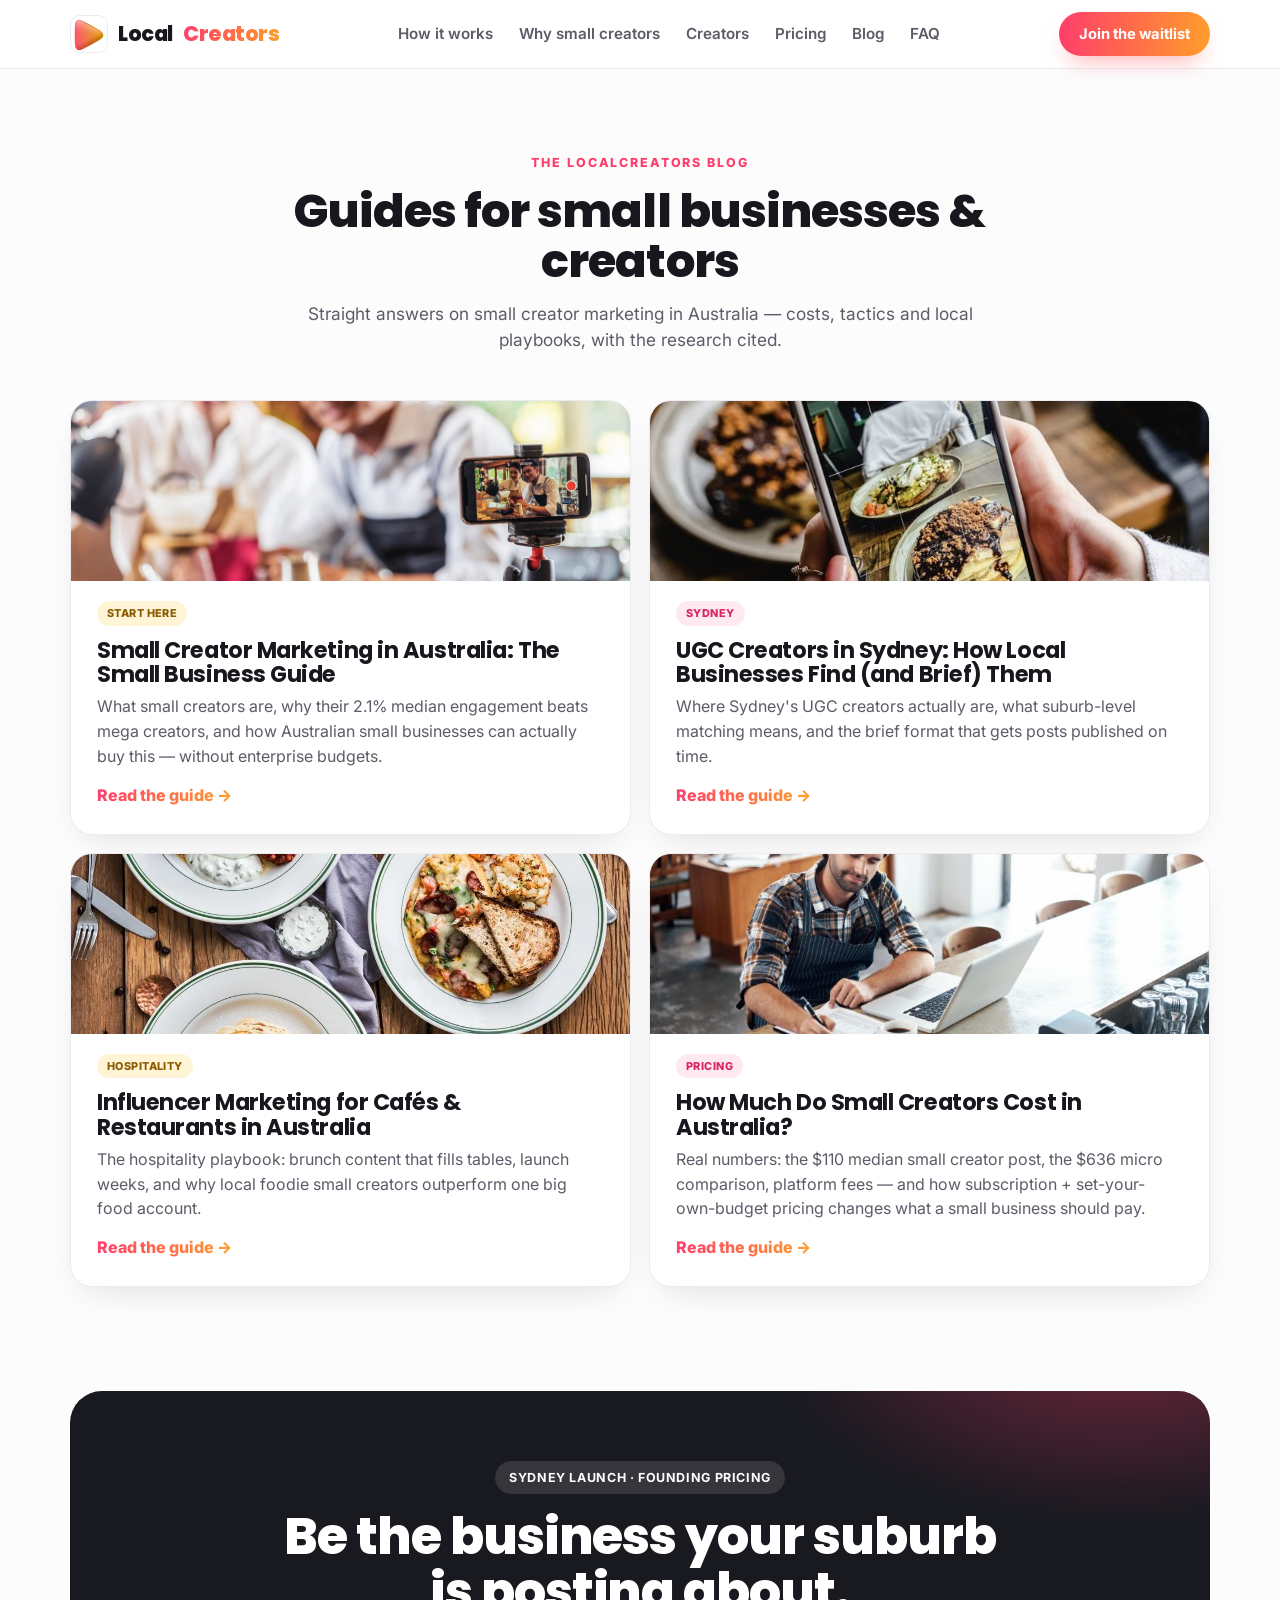
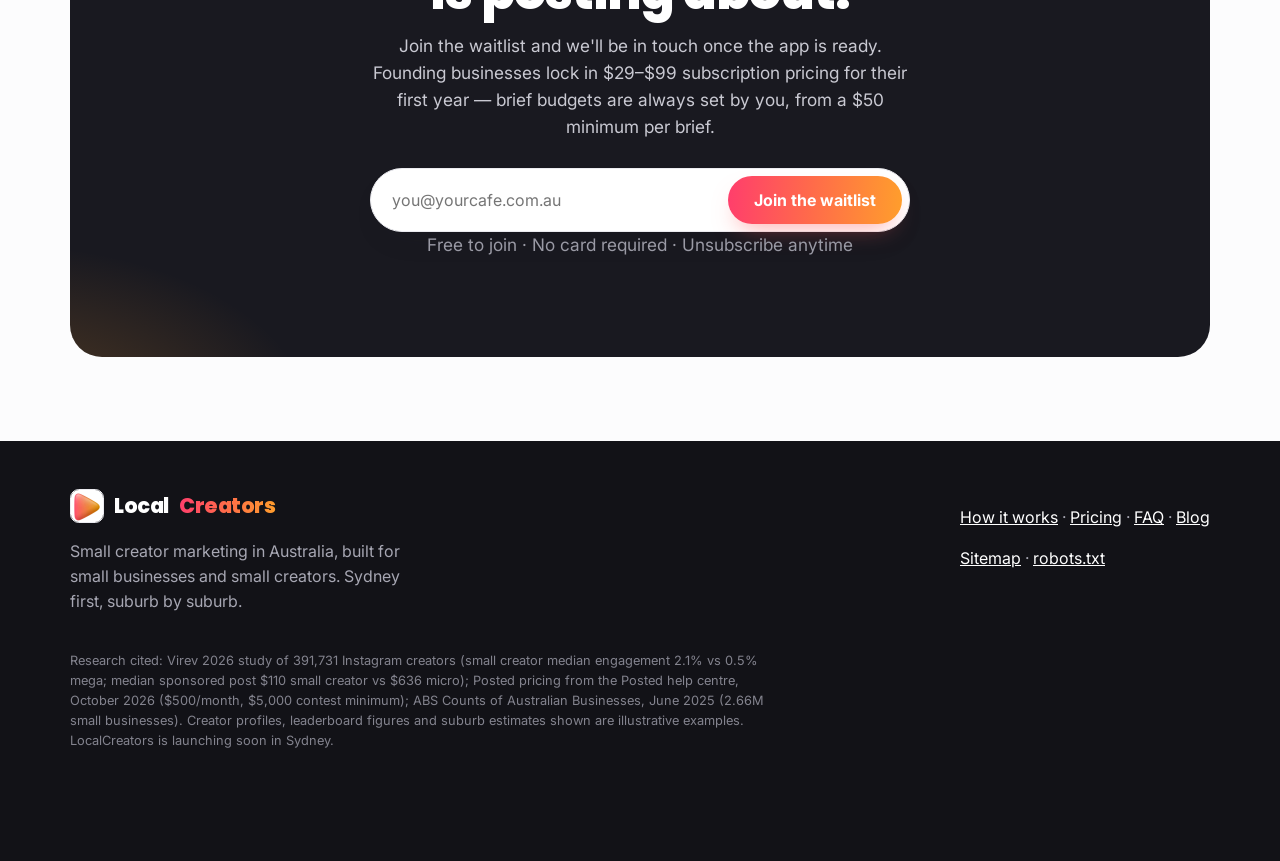
<file: blog/index.html>
<!doctype html>
<html lang="en-AU">
<head>
<meta charset="utf-8">
<meta name="viewport" content="width=device-width, initial-scale=1, viewport-fit=cover">
<meta name="color-scheme" content="light">
<meta name="theme-color" content="#FFF6F1">
<title>The LocalCreators Blog — Guides for Small Businesses & Creators | LocalCreators</title>
<meta name="description" content="Straight answers on small creator marketing in Australia — costs, tactics and local playbooks, with the research cited.">
<link rel="canonical" href="https://getlocalcreators.vercel.app/blog/">
<meta property="og:type" content="website">
<meta property="og:site_name" content="LocalCreators">
<meta property="og:title" content="The LocalCreators Blog — Guides for Small Businesses & Creators | LocalCreators">
<meta property="og:description" content="Straight answers on small creator marketing in Australia — costs, tactics and local playbooks, with the research cited.">
<meta property="og:url" content="https://getlocalcreators.vercel.app/blog/">
<meta property="og:image" content="https://getlocalcreators.vercel.app/assets/og-image.webp">
<meta name="twitter:card" content="summary_large_image">
<meta name="twitter:title" content="The LocalCreators Blog — Guides for Small Businesses & Creators | LocalCreators">
<meta name="twitter:description" content="Straight answers on small creator marketing in Australia — costs, tactics and local playbooks, with the research cited.">
<meta name="twitter:image" content="https://getlocalcreators.vercel.app/assets/og-image.webp">
<link rel="icon" type="image/png" href="/assets/favicon.png">
<link rel="apple-touch-icon" href="/assets/logo-play.webp">
<link rel="preconnect" href="https://fonts.googleapis.com">
<link rel="preconnect" href="https://fonts.gstatic.com" crossorigin>
<link href="https://fonts.googleapis.com/css2?family=Poppins:wght@600;700;800&family=Inter:wght@400;500;600;700;800&display=swap" rel="stylesheet">
<script type="application/ld+json">
{"@context":"https://schema.org","@type":"Blog","url":"https://getlocalcreators.vercel.app/blog/","name":"The LocalCreators Blog","description":"Straight answers on small creator marketing in Australia — costs, tactics and local playbooks, with the research cited."}
</script>
<style>
:root{
  --pink:#FF3E6C; --pink-dark:#D92662; --coral:#FF6B4A; --coral-dark:#E04E2C; --orange:#FF8A3D; --amber:#FFB020;
  --grad:linear-gradient(93deg,#FF3E6C 0%,#FF6B4A 48%,#FF9E2C 100%);
  --ink:#17171D; --ink-2:#5C5C68; --line:#EBEBF0; --bg:#FCFCFD; --card:#FFFFFF; --dark:#191920;
  --tint-pink:#FFE9F0; --tint-rose:#FFEAE3; --tint-peach:#FFF0E0; --tint-amber:#FFF4D6; --track:#F1F1F4;
  --radius:22px; --shadow:0 14px 34px -16px rgba(23,23,29,.16); --shadow-lg:0 30px 60px -30px rgba(23,23,29,.28);
  --font-d:"Poppins",system-ui,sans-serif; --font-b:"Inter",system-ui,sans-serif;
}
*{box-sizing:border-box}
html{scroll-behavior:smooth;overflow-x:clip}
body{margin:0;font-family:var(--font-b);color:var(--ink);background:var(--bg);line-height:1.55;-webkit-font-smoothing:antialiased;overflow-x:clip}
img{max-width:100%;display:block}
a{color:var(--pink-dark)}
button,[role="button"],select,summary,input:not([type="checkbox"]){min-height:44px}
h1,h2,h3{font-family:var(--font-d);line-height:1.08;margin:0;letter-spacing:-.02em}
.wrap{max-width:1180px;margin:0 auto;padding:0 20px;padding-left:max(20px,env(safe-area-inset-left));padding-right:max(20px,env(safe-area-inset-right))}
.grad-text{background:var(--grad);-webkit-background-clip:text;background-clip:text;color:transparent}
.tag{display:inline-flex;align-items:center;gap:8px;background:var(--tint-pink);color:var(--pink-dark);font-weight:700;font-size:.78rem;letter-spacing:.05em;text-transform:uppercase;padding:7px 14px;border-radius:999px}
.tag.coral{background:var(--tint-rose);color:var(--coral-dark)}
.tag.ghost{background:#fff;color:var(--ink-2);text-transform:none;letter-spacing:0;font-weight:600;border:1px solid var(--line)}
/* ---------- NAV ---------- */
header.nav{position:sticky;top:0;z-index:60;background:rgba(255,255,255,.9);backdrop-filter:blur(12px);border-bottom:1px solid var(--line)}
.nav-in{display:flex;align-items:center;gap:18px;padding-top:12px;padding-bottom:12px}
.logo{display:flex;align-items:center;gap:10px;text-decoration:none;color:var(--ink);font-family:var(--font-d);font-weight:800;font-size:1.3rem;letter-spacing:-.02em}
.brand-icon{flex:none;background:#fff;border:1px solid var(--line);border-radius:26%;object-fit:cover}
.app-head .brand-icon{border-width:1px}
.logo em{font-style:normal;background:var(--grad);-webkit-background-clip:text;background-clip:text;color:transparent}
.nav-links{display:flex;gap:2px;margin-left:auto;flex-wrap:wrap}
.nav-links a{color:var(--ink-2);text-decoration:none;font-weight:600;font-size:.95rem;padding:10px 12px;border-radius:10px}
.nav-links a:hover{color:var(--ink);background:#F5F5F7}
.btn{display:inline-flex;align-items:center;justify-content:center;gap:8px;min-height:48px;background:var(--grad);color:#fff;border:0;border-radius:999px;padding:13px 26px;font-weight:700;font-size:1rem;cursor:pointer;text-decoration:none;box-shadow:0 12px 24px -10px rgba(255,90,90,.55);transition:transform .15s,box-shadow .15s;font-family:var(--font-b)}
.btn:hover{transform:translateY(-2px);box-shadow:0 16px 30px -10px rgba(255,90,90,.6)}
.btn:active{transform:translateY(0)}
.btn.ghost{background:#fff;color:var(--ink);border:1.5px solid var(--line);box-shadow:var(--shadow)}
.btn.dark,.btn.green{background:var(--dark);color:#fff;box-shadow:0 12px 24px -12px rgba(23,23,29,.5)}
.btn.sun{background:var(--grad);color:#fff}
.btn.small{padding:10px 20px;font-size:.92rem;min-height:44px}
/* ---------- HERO ---------- */
.hero{position:relative;overflow:hidden;background:radial-gradient(900px 480px at 88% -10%,rgba(255,158,44,.16),transparent 60%),radial-gradient(820px 520px at -12% -6%,rgba(255,62,108,.15),transparent 55%),linear-gradient(#FFF8F3,#FFFFFF 78%)}
.hero-in{position:relative;display:grid;grid-template-columns:1.02fr .98fr;gap:48px;padding-top:64px;padding-bottom:64px;align-items:center}
.pill-new{display:inline-flex;align-items:center;gap:9px;background:#fff;border:1px solid var(--line);box-shadow:var(--shadow);border-radius:999px;padding:5px 16px 5px 5px;font-weight:600;font-size:.88rem;color:var(--ink)}
.pill-new .new-chip{background:var(--grad);color:#fff;font-weight:800;font-size:.72rem;letter-spacing:.04em;padding:4px 11px;border-radius:999px;text-transform:uppercase}
.hero h1{font-size:clamp(2.55rem,5.2vw,4.15rem);font-weight:800;margin:22px 0 0}
.hero p.lede{font-size:1.16rem;color:var(--ink-2);max-width:33rem;margin:20px 0 26px}
.waitlist{display:flex;gap:8px;background:#fff;padding:7px;border-radius:999px;border:1px solid var(--line);box-shadow:var(--shadow);max-width:540px;position:relative}
.waitlist input[type=email]{flex:1 1 200px;border:0;font-size:1rem;padding:10px 14px;font-family:var(--font-b);color:var(--ink);background:transparent;outline:none;min-width:0}
.waitlist .btn{flex:none}
.form-note{font-size:.85rem;color:var(--ink-2);margin-top:12px}
.checks{display:flex;flex-wrap:wrap;gap:8px 22px;margin-top:18px;padding:0;list-style:none}
.checks li{font-size:.92rem;font-weight:600;color:var(--ink-2);display:flex;align-items:center;gap:7px}
.checks li::before{content:"";width:19px;height:19px;flex:none;border-radius:50%;background-color:var(--tint-pink);background-image:url("data:image/svg+xml,%3Csvg xmlns='http://www.w3.org/2000/svg' viewBox='0 0 24 24' fill='none' stroke='%23FF3E6C' stroke-width='3.4' stroke-linecap='round' stroke-linejoin='round'%3E%3Cpath d='M4 12.5 9.5 18 20 6.5'/%3E%3C/svg%3E");background-size:11px;background-position:center;background-repeat:no-repeat}
.hero-tiles{display:grid;grid-template-columns:repeat(3,1fr);gap:12px}
.tile{position:relative;border-radius:18px;overflow:hidden;aspect-ratio:3/4.1;box-shadow:0 20px 36px -18px rgba(23,23,29,.35);background:#EDEDF1}
.tile img{position:absolute;inset:0;width:100%;height:100%;object-fit:cover}
.tile::after{content:"";position:absolute;inset:0;background:linear-gradient(180deg,rgba(10,10,14,.14),transparent 34%,transparent 52%,rgba(10,10,14,.72))}
.tile .t-chip{position:absolute;top:9px;left:9px;z-index:2;background:rgba(255,255,255,.94);color:var(--ink);font-size:.66rem;font-weight:800;padding:4px 9px;border-radius:999px;display:inline-flex;align-items:center;gap:5px}
.tile .t-chip i{width:0;height:0;border-left:7px solid var(--pink);border-top:4.5px solid transparent;border-bottom:4.5px solid transparent;display:inline-block}
.tile .t-meta{position:absolute;left:11px;right:11px;bottom:10px;z-index:2;color:#fff}
.tile .t-meta b{display:block;font-size:.8rem;line-height:1.25;text-shadow:0 1px 6px rgba(0,0,0,.4)}
.tile .t-meta span{font-size:.66rem;color:rgba(255,255,255,.85);font-weight:600}
.tile.float-a{animation:floaty 7s ease-in-out infinite}
.tile.float-b{animation:floaty 8.5s ease-in-out infinite reverse}
@keyframes floaty{0%,100%{transform:translateY(0)}50%{transform:translateY(-9px)}}
/* counters band */
.counters{display:grid;grid-template-columns:repeat(4,1fr);background:#fff;border:1px solid var(--line);border-radius:24px;box-shadow:var(--shadow);overflow:hidden;margin:6px 0 0}
.cstat{padding:26px 22px;text-align:center}
.cstat+.cstat{border-left:1px solid var(--line)}
.cstat b{font-family:var(--font-d);font-weight:800;font-size:2.05rem;display:block;line-height:1.1}
.cstat b small{font-size:1.05rem;font-weight:700}
.cstat>span{font-size:.86rem;color:var(--ink-2);display:block;margin-top:5px}
/* ---------- MARQUEE ---------- */
.marquee{border-block:1px solid var(--line);overflow:hidden;padding:15px 0;background:#fff;margin-top:56px}
.marquee-track{display:flex;gap:0;width:max-content;animation:scrollx 30s linear infinite}
.marquee span{font-family:var(--font-d);font-weight:700;font-size:1.05rem;color:#A6A6B0;padding:0 18px;white-space:nowrap}
.marquee span::after{content:"✦";color:var(--pink);margin-left:36px;font-size:.85rem}
@keyframes scrollx{to{transform:translateX(-50%)}}
/* ---------- SECTIONS ---------- */
section{padding:84px 0}
section.alt{background:#F7F7F9}
.sec-head{max-width:740px;margin:0 auto 46px;text-align:center}
.eyebrow{display:block;color:var(--pink);font-weight:800;font-size:.78rem;letter-spacing:.15em;text-transform:uppercase;margin-bottom:14px;font-family:var(--font-b)}
.sec-head h2{font-size:clamp(1.95rem,3.8vw,2.9rem);font-weight:800}
.sec-head p{color:var(--ink-2);font-size:1.08rem;margin:14px 0 0}
.reveal{opacity:1}
.grid4{display:grid;grid-template-columns:repeat(4,1fr);gap:18px}
.who-card{background:var(--card);border:1px solid var(--line);border-radius:var(--radius);overflow:hidden;box-shadow:var(--shadow);transition:transform .2s,box-shadow .2s}
.who-card:hover{transform:translateY(-5px)}
.who-card img{height:168px;width:100%;object-fit:cover}
.who-card .wc-b{padding:19px}
.who-card h3{font-size:1.18rem;margin-bottom:6px}
.who-card p{color:var(--ink-2);font-size:.94rem;margin:0}
.chiprow{display:flex;gap:6px;flex-wrap:wrap;margin-top:12px}
.chip{font-size:.75rem;font-weight:700;background:#F4F4F6;color:var(--ink-2);padding:5px 10px;border-radius:999px}
.chip.c{background:var(--tint-rose);color:var(--coral-dark)} .chip.s{background:var(--tint-amber);color:#8A5B00}
/* feature cards (Posted-style, pastel mock areas) */
.feat-grid{display:grid;grid-template-columns:repeat(4,1fr);gap:18px}
.feat-card{background:#fff;border:1px solid var(--line);border-radius:24px;padding:16px 16px 22px;box-shadow:var(--shadow);transition:transform .2s}
.feat-card:hover{transform:translateY(-5px)}
.feat-card .mock{height:172px;border-radius:16px;margin-bottom:18px;padding:14px;display:flex;flex-direction:column;justify-content:center;gap:8px;overflow:hidden}
.mock.t-pink{background:var(--tint-pink)} .mock.t-rose{background:var(--tint-rose)} .mock.t-peach{background:var(--tint-peach)} .mock.t-amber{background:var(--tint-amber)}
.mock .m-card{background:#fff;border-radius:12px;box-shadow:0 8px 18px -8px rgba(23,23,29,.18);padding:9px 11px;font-size:.72rem;font-weight:600;display:flex;align-items:center;gap:8px;line-height:1.3}
.mock .m-card b{font-size:.76rem}
.mock .m-chip{margin-left:auto;flex:none;font-size:.64rem;font-weight:800;padding:4px 9px;border-radius:999px;background:var(--grad);color:#fff}
.mock .m-chip.soft{background:var(--tint-amber);color:#8A5B00}
.mock .m-chip.plain{background:#F1F1F4;color:var(--ink-2)}
.mock .m-dot{width:26px;height:26px;border-radius:9px;flex:none;background-size:cover;background-position:center;background-color:#fff}
.mock .m-rowline{height:8px;border-radius:99px;background:rgba(255,255,255,.85)}
.mock .m-rank{width:20px;height:20px;flex:none;border-radius:50%;background:#fff;display:grid;place-items:center;font-weight:800;font-size:.66rem;color:var(--pink-dark);box-shadow:0 2px 6px rgba(23,23,29,.12)}
.feat-card h3{font-size:1.22rem;margin:0 0 7px}
.feat-card p{color:var(--ink-2);font-size:.94rem;margin:0}
.feat-card .src{display:block;font-size:.7rem;font-weight:800;letter-spacing:.07em;text-transform:uppercase;margin-bottom:8px;background:var(--grad);-webkit-background-clip:text;background-clip:text;color:transparent}
/* steps flow (Posted alternating rows) */
.step-row{display:grid;grid-template-columns:1fr 1fr;gap:60px;align-items:center;padding:40px 0}
.step-row.flip .step-copy{order:2}
.step-pill{display:inline-block;background:var(--tint-pink);color:var(--pink-dark);font-weight:800;font-size:.78rem;letter-spacing:.03em;padding:6px 14px;border-radius:999px;margin-bottom:16px}
.step-copy h3{font-size:clamp(1.65rem,3vw,2.35rem);font-weight:800;margin-bottom:12px}
.step-copy p{color:var(--ink-2);font-size:1.04rem;margin:0;max-width:30rem}
.ui-card{background:#fff;border:1px solid var(--line);border-radius:26px;box-shadow:var(--shadow-lg);padding:24px}
.ui-card .uc-head{display:flex;align-items:center;gap:10px;margin-bottom:4px}
.ui-card .uc-head b{font-family:var(--font-d);font-size:1.12rem}
.ui-card .uc-sub{font-size:.84rem;color:var(--ink-2);margin:0 0 16px}
.uc-pill{margin-left:auto;flex:none;font-size:.7rem;font-weight:800;padding:5px 11px;border-radius:999px;background:var(--tint-amber);color:#8A5B00}
.uc-pill.live{background:var(--tint-pink);color:var(--pink-dark)}
.f-label{display:block;font-size:.68rem;font-weight:800;letter-spacing:.09em;text-transform:uppercase;color:var(--ink-2);margin:14px 0 7px}
.f-field{border:1.5px solid var(--pink);background:#FFF5F7;border-radius:13px;padding:12px 14px;font-weight:600;font-size:.94rem;display:flex;align-items:center;gap:9px}
.f-field.dim{border-color:var(--line);background:#fff;color:var(--ink)}
.f-field .cur{color:var(--pink-dark);font-weight:800}
.f-platforms{display:grid;grid-template-columns:1fr 1fr;gap:10px}
.f-plat{border:1.5px solid var(--line);border-radius:13px;padding:12px;text-align:center;font-weight:700;font-size:.9rem;background:#fff}
.f-plat.on{border-color:var(--pink);background:#FFF5F7}
.f-next{margin-top:18px;width:100%;border:0;background:var(--grad);opacity:.92;color:#fff;font-weight:700;font-size:1rem;border-radius:999px;padding:14px;cursor:pointer;font-family:var(--font-b);min-height:50px}
.q-row{display:flex;align-items:center;gap:12px;border:1px solid var(--line);border-radius:16px;padding:10px 12px;margin-top:10px;background:#fff}
.q-row.hot{border-color:var(--pink);box-shadow:0 0 0 3px var(--tint-pink)}
.q-rank{font-weight:800;color:#B9B9C2;font-size:.9rem;width:16px;text-align:center;flex:none}
.q-row .avatar{width:40px;height:40px}
.q-main{flex:1;min-width:0}
.q-main b{display:block;font-size:.9rem;line-height:1.25}
.q-main span{font-size:.74rem;color:var(--ink-2)}
.q-score{flex:none;background:var(--tint-amber);color:#8A5B00;font-weight:800;font-size:.8rem;padding:5px 11px;border-radius:999px}
.q-cta{margin-top:14px;background:linear-gradient(93deg,#FF8A3D,#FFB020);color:#fff;text-align:center;font-weight:700;font-size:.9rem;border-radius:13px;padding:12px}
.arena-grid{display:grid;grid-template-columns:repeat(3,1fr);gap:9px}
.arena-tile{position:relative;border-radius:13px;overflow:hidden;aspect-ratio:3/3.9;background:#EDEDF1}
.arena-tile img{position:absolute;inset:0;width:100%;height:100%;object-fit:cover}
.arena-tile::after{content:"";position:absolute;inset:0;background:linear-gradient(180deg,transparent 46%,rgba(10,10,14,.66))}
.arena-tile .a-eng{position:absolute;top:7px;right:7px;z-index:2;background:rgba(255,255,255,.94);font-size:.6rem;font-weight:800;padding:3px 7px;border-radius:999px;color:var(--ink)}
.arena-tile .a-name{position:absolute;left:8px;bottom:7px;z-index:2;color:#fff;font-size:.64rem;font-weight:700;line-height:1.3}
.arena-foot{margin-top:14px;background:#F7F7F9;border-radius:13px;padding:12px 14px;display:flex;justify-content:space-between;gap:10px;font-size:.82rem;color:var(--ink-2);flex-wrap:wrap}
.arena-foot b{color:var(--ink)}
.champ-thumbs{display:grid;grid-template-columns:repeat(3,1fr);gap:9px;margin-bottom:16px}
.champ-bars{display:flex;align-items:flex-end;gap:10px;height:86px;border-bottom:2px solid var(--line);padding:0 2px}
.champ-bars i{flex:1;border-radius:8px 8px 0 0;background:linear-gradient(180deg,var(--amber),var(--orange));display:block}
.champ-bars i:first-child{background:#F3D9A4}.champ-bars i:nth-child(2){background:#FFC98A}.champ-bars i:nth-child(3){background:#FFAB63}.champ-bars i:nth-child(5){background:linear-gradient(180deg,var(--coral),var(--pink))}
.champ-stats{display:grid;grid-template-columns:repeat(3,1fr);margin-top:16px;background:#F7F7F9;border-radius:13px;padding:13px 6px}
.champ-stats div{text-align:center}
.champ-stats span{display:block;font-size:.64rem;font-weight:800;letter-spacing:.07em;text-transform:uppercase;color:var(--ink-2)}
.champ-stats b{font-family:var(--font-d);font-size:1.12rem}
/* loop */
.loop-grid{display:grid;grid-template-columns:1fr 1fr;gap:56px;align-items:center}
.ring-wrap{position:relative;width:min(430px,92vw);aspect-ratio:1;margin:0 auto}
.ring-wrap svg.ring{position:absolute;inset:0;width:100%;height:100%;transform:rotate(-90deg)}
.ring-center{position:absolute;inset:0;display:flex;flex-direction:column;align-items:center;justify-content:center;text-align:center;padding:0 70px}
.ring-center .rc-label{font-size:.68rem;font-weight:800;letter-spacing:.1em;text-transform:uppercase;background:var(--tint-pink);color:var(--pink-dark);padding:5px 12px;border-radius:999px}
.ring-center b{font-family:var(--font-d);font-weight:800;font-size:2.9rem;line-height:1.05;margin-top:12px}
.ring-center span{font-size:.86rem;color:var(--ink-2)}
.ring-node{position:absolute;display:flex;align-items:center;gap:8px;background:#fff;border:1px solid var(--line);box-shadow:var(--shadow);border-radius:999px;padding:7px 14px 7px 7px;font-weight:700;font-size:.82rem;white-space:nowrap;transform:translate(-50%,-50%)}
.ring-node i{width:23px;height:23px;flex:none;border-radius:50%;background:var(--grad);color:#fff;display:grid;place-items:center;font-style:normal;font-size:.72rem;font-weight:800}
.rn-1{left:50%;top:2%}.rn-2{left:97%;top:34%}.rn-3{left:84%;top:88%}.rn-4{left:16%;top:88%}.rn-5{left:3%;top:34%}
/* loop ring step-by-step animation (JS adds .anim when the ring scrolls into view; JS sets every dashoffset transition inline, so no stylesheet transition may fight it) */
.ring-wrap.anim .ring-node{opacity:0;transform:translate(-50%,-50%) scale(.55);transition:opacity .45s ease,transform .5s cubic-bezier(.34,1.4,.64,1),box-shadow .35s ease}
.ring-wrap.anim .ring-node.is-on{opacity:1;transform:translate(-50%,-50%) scale(1)}
.ring-wrap.anim .ring-node.is-now{box-shadow:0 0 0 4px var(--tint-pink),var(--shadow-lg)}
.ring-wrap.anim .ring-node.is-now i{animation:nodePulse 1.5s ease-in-out infinite}
@keyframes nodePulse{0%,100%{transform:scale(1)}50%{transform:scale(1.22)}}
/* why nano bars */
.bars{display:grid;grid-template-columns:1fr 1fr;gap:20px}
.bar-card{background:#fff;border:1px solid var(--line);border-radius:24px;padding:26px;box-shadow:var(--shadow)}
.bar-card h3{font-size:1.25rem;margin-bottom:18px}
.cbar{margin-bottom:18px}
.cbar .cb-top{display:flex;justify-content:space-between;font-weight:700;font-size:.95rem;margin-bottom:7px;gap:10px}
.cbar .cb-top b{font-family:var(--font-d);font-size:1.25rem}
.cbar .track{height:15px;background:var(--track);border-radius:99px;overflow:hidden}
.cbar .fill{height:100%;width:0;border-radius:99px;transition:width 1.4s cubic-bezier(.2,.8,.2,1)}
.fill.nano{background:var(--grad)} .fill.mega{background:#FFC4A3} .fill.micro{background:#FFAB63}
.source-note{font-size:.85rem;color:var(--ink-2);margin-top:8px}
/* comparison cards */
.cmp{display:grid;grid-template-columns:repeat(3,1fr);gap:18px;align-items:stretch;padding-top:16px}
.cmp-card{background:#fff;border:1px solid var(--line);border-radius:26px;padding:28px;display:flex;flex-direction:column;box-shadow:var(--shadow)}
.cmp-card.us{background:var(--dark);color:#fff;box-shadow:var(--shadow-lg);position:relative;border-color:var(--dark)}
.cmp-badge{position:absolute;top:-15px;left:24px;background:var(--grad);color:#fff;font-weight:800;font-size:.72rem;letter-spacing:.05em;text-transform:uppercase;padding:7px 14px;border-radius:999px}
.cmp-name{font-family:var(--font-d);font-weight:800;font-size:1.25rem;display:flex;align-items:center;gap:9px}
.cmp-price{font-family:var(--font-d);font-weight:800;font-size:2.5rem;line-height:1;margin:14px 0 4px}
.cmp-price small{font-family:var(--font-b);font-size:.9rem;font-weight:600;opacity:.7}
.cmp-tag{margin:0;font-size:.94rem;color:var(--ink-2)}
.cmp-card.us .cmp-tag{color:#B9B9C2}
.cmp-list{list-style:none;padding:0;margin:16px 0 22px;flex:1}
.cmp-list li{position:relative;padding:9px 0 9px 36px;font-size:.94rem;border-top:1px dashed var(--line)}
.cmp-card.us .cmp-list li{border-top-color:rgba(255,255,255,.16)}
.cmp-list li::before{content:"";position:absolute;left:0;top:8px;width:24px;height:24px;border-radius:50%;background-color:var(--tint-pink);background-image:url("data:image/svg+xml,%3Csvg xmlns='http://www.w3.org/2000/svg' viewBox='0 0 24 24' fill='none' stroke='%23FF3E6C' stroke-width='3.4' stroke-linecap='round' stroke-linejoin='round'%3E%3Cpath d='M4 12.5 9.5 18 20 6.5'/%3E%3C/svg%3E");background-size:13px;background-position:center;background-repeat:no-repeat}
.cmp-list li.n::before{background-color:var(--tint-rose);background-image:url("data:image/svg+xml,%3Csvg xmlns='http://www.w3.org/2000/svg' viewBox='0 0 24 24' fill='none' stroke='%23E04E2C' stroke-width='3.2' stroke-linecap='round'%3E%3Cpath d='M6 6l12 12M18 6L6 18'/%3E%3C/svg%3E")}
.cmp-list li.m::before{background-color:#F1F1F4;background-image:url("data:image/svg+xml,%3Csvg xmlns='http://www.w3.org/2000/svg' viewBox='0 0 24 24' fill='none' stroke='%235C5C68' stroke-width='3.2' stroke-linecap='round'%3E%3Cpath d='M5 12h14'/%3E%3C/svg%3E")}
/* leaderboard */
.board-head{display:flex;align-items:center;gap:14px;padding:18px 20px;border:1px solid var(--line);border-radius:20px;flex-wrap:wrap;background:#fff;box-shadow:var(--shadow);margin-bottom:14px}
.board-head h3{font-size:1.3rem}
.live-dot{width:10px;height:10px;border-radius:50%;background:var(--pink);animation:pulse 1.6s infinite;flex:none}
@keyframes pulse{0%{box-shadow:0 0 0 0 rgba(255,62,108,.45)}100%{box-shadow:0 0 0 9px rgba(255,62,108,0)}}
.seg-ctrl{display:flex;flex-wrap:nowrap;gap:8px;overflow-x:auto;background:transparent;padding:4px 2px 10px;scrollbar-width:none;-webkit-overflow-scrolling:touch;max-width:100%;min-width:0}
.seg-ctrl::-webkit-scrollbar{display:none}
.seg-ctrl button{flex:none;border:1.5px solid var(--line);background:#fff;font-family:var(--font-b);font-weight:700;font-size:.88rem;padding:9px 16px;border-radius:999px;cursor:pointer;color:var(--ink);min-height:44px;white-space:nowrap}
.seg-ctrl button:hover{border-color:#D8D8E0}
.seg-ctrl button[aria-pressed="true"]{background:var(--grad);border-color:transparent;color:#fff;box-shadow:0 8px 18px -8px rgba(255,90,90,.6)}
.board-head .seg-ctrl{margin-left:auto;padding-bottom:4px}
#board-rows{display:grid;gap:11px}
.brow{display:flex;align-items:center;gap:14px;padding:14px 18px;background:#fff;border:1px solid var(--line);border-radius:18px;box-shadow:0 8px 20px -12px rgba(23,23,29,.14);transition:transform .15s,box-shadow .15s}
.brow:hover{transform:translateY(-2px);box-shadow:var(--shadow)}
.brow.top1{background:linear-gradient(120deg,#FFF6E0,#fff 58%)}
.rank{font-family:var(--font-d);font-weight:800;font-size:1.02rem;width:44px;height:44px;flex:none;display:grid;place-items:center;border-radius:50%;background:#F4F4F6;color:var(--ink-2)}
.rank.r1{background:var(--grad);color:#fff;box-shadow:0 0 0 4px var(--tint-amber)}
.rank.r2{background:var(--tint-pink);color:var(--pink-dark)}
.rank.r3{background:var(--tint-amber);color:#8A5B00}
.brow .avatar{width:52px;height:52px}
.avatar{display:inline-block;vertical-align:middle;width:38px;height:38px;border-radius:50%;flex:none;background-color:var(--tint-rose);background-size:cover;background-position:center;box-shadow:0 2px 6px rgba(0,0,0,.15)}
.av-1{background-image:url(/assets/creator-mia.jpg)}.av-2{background-image:url(/assets/creator-priya.jpg)}.av-3{background-image:url(/assets/creator-jayden.jpg)}.av-4{background-image:url(/assets/creator-aisha.jpg)}.av-5{background-image:url(/assets/creator-tom.jpg)}.av-6{background-image:url(/assets/creator-lena.jpg)}.av-7{background-image:url(/assets/creator-sofia.jpg)}.av-8{background-image:url(/assets/creator-ruby.jpg)}.av-9{background-image:url(/assets/creator-noah.jpg)}
.b-main{flex:1;min-width:0}
.b-namerow{display:flex;align-items:center;gap:8px;flex-wrap:wrap}
.b-namerow b{font-size:1.02rem}
.sub-chip{font-size:.66rem;font-weight:800;letter-spacing:.04em;background:var(--tint-peach);color:#A85B12;padding:3px 9px;border-radius:999px;text-transform:uppercase}
.b-label{font-size:.83rem;color:var(--ink-2);display:block;margin-top:1px}
.b-bar{margin-top:8px;max-width:340px}
.b-bar .track{display:block;height:9px;background:var(--track);border-radius:99px;overflow:hidden}
.b-bar .fill{display:block;height:100%;background:var(--grad);width:0;transition:width 1.2s ease;border-radius:99px}
.b-views{font-family:var(--font-d);font-weight:800;font-size:1.28rem;text-align:right;line-height:1.05;flex:none}
.b-views small{display:block;font-family:var(--font-b);font-weight:700;font-size:.64rem;color:var(--ink-2);text-transform:uppercase;letter-spacing:.06em;margin-top:3px}
/* creators */
.creators-grid{display:grid;grid-template-columns:repeat(4,1fr);gap:18px}
.ccard{background:#fff;border:1px solid var(--line);border-radius:24px;padding:20px;cursor:pointer;text-align:left;font-family:var(--font-b);box-shadow:var(--shadow);transition:transform .18s,box-shadow .18s;width:100%;display:flex;flex-direction:column;align-items:stretch}
.cc-top{display:flex;align-items:flex-start;justify-content:space-between;gap:10px}
.cc-top .badge{flex:none;margin-top:4px}
.ccard:hover{transform:translateY(-5px)}
.ccard .avatar{width:58px;height:58px;border-radius:18px}
.ccard h3{font-size:1.1rem;margin:12px 0 2px;font-family:var(--font-b);font-weight:800;letter-spacing:0}
.ccard .handle{color:var(--ink-2);font-size:.85rem}
.ccard .stats{display:flex;gap:8px;margin-top:14px;padding-top:13px;border-top:1px solid var(--line);font-size:.78rem;color:var(--ink-2)}
.ccard .stats span{flex:1}
.ccard .stats b{display:block;font-size:.98rem;color:var(--ink)}
.badge{display:inline-block;font-size:.68rem;font-weight:800;letter-spacing:.04em;text-transform:uppercase;padding:4px 10px;border-radius:999px;background:var(--tint-amber);color:#8A5B00}
.badge.coral{background:var(--tint-pink);color:var(--pink-dark)}
/* suburb picker */
.picker{display:grid;grid-template-columns:1.1fr .9fr;gap:22px;align-items:start}
.suburb-grid{display:flex;flex-wrap:wrap;gap:9px}
.suburb{border:1.5px solid var(--line);background:#fff;border-radius:999px;padding:12px 20px;font-weight:700;font-family:var(--font-b);font-size:.95rem;cursor:pointer;transition:all .15s;min-height:48px;color:var(--ink)}
.suburb:hover{border-color:#D8D8E0;background:#FFF8F3}
.suburb[aria-pressed="true"]{background:var(--grad);border-color:transparent;color:#fff;box-shadow:0 10px 20px -8px rgba(255,90,90,.55)}
.picker-panel{background:var(--dark);color:#fff;border-radius:26px;padding:30px;box-shadow:var(--shadow-lg)}
.picker-panel h3{font-size:1.65rem;margin:12px 0 6px}
.picker-panel .pp-stats{display:grid;grid-template-columns:1fr 1fr;gap:12px;margin:20px 0}
.picker-panel .pp-stats div{background:rgba(255,255,255,.07);border:1px solid rgba(255,255,255,.13);border-radius:14px;padding:14px}
.picker-panel .pp-stats b{font-family:var(--font-d);font-weight:800;font-size:1.55rem;display:block;background:var(--grad);-webkit-background-clip:text;background-clip:text;color:transparent}
.picker-panel .pp-stats span{font-size:.8rem;color:#B9B9C2}
/* pricing */
.pricing{display:grid;grid-template-columns:repeat(3,1fr);gap:18px;align-items:stretch}
.price-card{background:#fff;border:1px solid var(--line);border-radius:26px;padding:30px;display:flex;flex-direction:column;box-shadow:var(--shadow)}
.price-card.hot{background:var(--dark);color:#fff;box-shadow:var(--shadow-lg);transform:scale(1.03);border-color:var(--dark)}
.price-card .pname{font-weight:800;letter-spacing:.05em;text-transform:uppercase;font-size:.85rem}
.price-card .amount{font-family:var(--font-d);font-weight:800;font-size:3.1rem;line-height:1;margin:12px 0 4px}
.price-card .amount small{font-size:1rem;font-family:var(--font-b);font-weight:600;opacity:.7}
.price-card ul{list-style:none;padding:0;margin:18px 0 24px;flex:1}
.price-card li{padding:7px 0 7px 28px;position:relative;font-size:.96rem}
.price-card li::before{content:"✓";position:absolute;left:0;font-weight:900;color:var(--pink)}
/* budget */
.budget-box{background:#fff;border:1px solid var(--line);border-radius:26px;padding:30px;box-shadow:var(--shadow)}
.budget-top{display:flex;align-items:baseline;justify-content:space-between;gap:10px 18px;flex-wrap:wrap}
.budget-top label{font-family:var(--font-d);font-weight:800;font-size:1.1rem}
.budget-amount{font-family:var(--font-d);font-weight:800;font-size:2.6rem;line-height:1;background:var(--grad);-webkit-background-clip:text;background-clip:text;color:transparent}
#budget-range{-webkit-appearance:none;appearance:none;width:100%;height:44px;background:transparent;cursor:pointer;margin:2px 0 0;padding:0}
#budget-range::-webkit-slider-runnable-track{height:10px;border-radius:99px;background:linear-gradient(90deg,#FF3E6C,#FF9E2C) 0 0/var(--fill,29%) 100% no-repeat,#F1F1F4}
#budget-range::-webkit-slider-thumb{-webkit-appearance:none;appearance:none;width:28px;height:28px;margin-top:-9px;border-radius:50%;background:#fff;border:3px solid var(--pink);box-shadow:0 4px 12px rgba(23,23,29,.25);cursor:grab}
#budget-range::-moz-range-track{height:10px;border-radius:99px;background:#F1F1F4}
#budget-range::-moz-range-progress{height:10px;border-radius:99px;background:linear-gradient(90deg,#FF3E6C,#FF9E2C)}
#budget-range::-moz-range-thumb{width:22px;height:22px;border-radius:50%;background:#fff;border:3px solid var(--pink);box-shadow:0 4px 12px rgba(23,23,29,.25);cursor:grab}
.budget-scale{display:flex;justify-content:space-between;font-size:.8rem;font-weight:700;color:var(--ink-2)}
#budget-note{color:var(--ink-2);margin:14px 0 0;font-size:.95rem;max-width:48rem}
.budget-stats{display:grid;grid-template-columns:repeat(4,1fr);gap:12px;margin-top:22px}
.budget-stats div{border-radius:16px;padding:16px}
.budget-stats div:nth-child(1){background:var(--tint-pink)} .budget-stats div:nth-child(2){background:var(--tint-peach)} .budget-stats div:nth-child(3){background:var(--tint-amber)} .budget-stats div:nth-child(4){background:var(--tint-rose)}
.budget-stats b{font-family:var(--font-d);font-weight:800;font-size:1.5rem;display:block;white-space:nowrap}
.budget-stats span{font-size:.82rem;color:var(--ink-2);display:block;margin-top:2px}
@media (max-width:700px){.budget-stats{grid-template-columns:1fr 1fr}.budget-amount{font-size:2.15rem}.budget-box{padding:24px 20px}}
.rate-line{font-weight:800;color:var(--pink-dark);font-size:.92rem;margin-top:8px}
/* results + testimonials */
.stats-band{display:grid;grid-template-columns:repeat(3,1fr);background:#fff;border:1px solid var(--line);border-radius:24px;box-shadow:var(--shadow);overflow:hidden;margin-bottom:20px}
.stats-band .cstat b{font-size:2.5rem}
.tst-grid{display:grid;grid-template-columns:repeat(3,1fr);gap:18px}
.tst-card{background:#fff;border:1px solid var(--line);border-radius:24px;padding:28px;box-shadow:var(--shadow);display:flex;flex-direction:column}
.tst-card.dark{background:var(--dark);color:#fff;border-color:var(--dark)}
.tst-card .qmark{font-family:var(--font-d);font-weight:800;font-size:2.2rem;line-height:.6;background:var(--grad);-webkit-background-clip:text;background-clip:text;color:transparent}
.tst-card blockquote{margin:16px 0 20px;font-size:1.04rem;line-height:1.55;flex:1}
.tst-card .t-who{display:flex;align-items:center;gap:11px}
.tst-card .t-av{width:42px;height:42px;border-radius:13px;flex:none;background:var(--grad);color:#fff;display:grid;place-items:center;font-family:var(--font-d);font-weight:800;font-size:1rem}
.tst-card .t-who b{display:block;font-size:.94rem;line-height:1.3}
.tst-card .t-who span{font-size:.8rem;color:var(--ink-2)}
.tst-card.dark .t-who span{color:#B9B9C2}
.tst-stats{display:flex;gap:22px;margin-bottom:18px}
.tst-stats b{font-family:var(--font-d);font-weight:800;font-size:1.7rem;display:block;line-height:1.1}
.tst-stats span{font-size:.76rem;color:var(--ink-2)}
.tst-card.dark .tst-stats span{color:#B9B9C2}
/* faq */
.faq{max-width:820px;margin:0 auto}
details.faq-item{background:#fff;border:1px solid var(--line);border-radius:18px;margin-bottom:12px;overflow:hidden;box-shadow:0 6px 16px -10px rgba(23,23,29,.12)}
details.faq-item summary{cursor:pointer;font-weight:700;font-size:1.04rem;padding:19px 22px;list-style:none;display:flex;justify-content:space-between;gap:14px;align-items:center;font-family:var(--font-d)}
details.faq-item summary::-webkit-details-marker{display:none}
details.faq-item summary::after{content:"+";font-family:var(--font-d);font-weight:800;font-size:1.45rem;color:var(--pink);flex:none}
details.faq-item[open ] summary::after{content:"–"}
details.faq-item .faq-a{padding:0 22px 20px;color:var(--ink-2)}
/* blog cards */
.blog-grid{display:grid;grid-template-columns:repeat(2,1fr);gap:18px}
.post-card{background:#fff;border:1px solid var(--line);border-radius:var(--radius);padding:26px;text-decoration:none;color:var(--ink);display:block;box-shadow:var(--shadow);transition:transform .18s;overflow:hidden}
.post-card .post-thumb{width:calc(100% + 52px);max-width:none;height:180px;object-fit:cover;display:block;margin:-26px -26px 18px}
.post-card:hover{transform:translateY(-4px)}
.post-card h3{font-size:1.4rem;margin:12px 0 8px}
.post-card p{color:var(--ink-2);margin:0 0 14px}
.post-card .read{font-weight:800;background:var(--grad);-webkit-background-clip:text;background-clip:text;color:transparent}
/* final cta */
.final-banner{position:relative;overflow:hidden;background:var(--dark);border-radius:32px;color:#fff;text-align:center;padding:70px 30px}
.final-banner::before{content:"";position:absolute;inset:0;background:radial-gradient(560px 300px at 92% -10%,rgba(255,62,108,.38),transparent 62%),radial-gradient(520px 300px at -6% 112%,rgba(255,158,44,.26),transparent 60%)}
.final-banner>*{position:relative}
.final-banner h2{font-size:clamp(2rem,4.4vw,3.15rem);font-weight:800;max-width:760px;margin:16px auto 14px}
.final-banner p{max-width:560px;margin:0 auto 28px;font-size:1.08rem;color:#C9C9D2}
.final-banner .waitlist{margin:0 auto}
.final-banner .form-note{color:#9A9AA5}
footer{background:#121217;color:#A7A7B3;padding:48px 0 110px}
footer .f-grid{display:flex;gap:30px;flex-wrap:wrap;justify-content:space-between}
footer a{color:#fff}
footer small{display:block;margin-top:22px;color:#83838E;font-size:.8rem;max-width:700px}
/* sticky mobile cta */
.sticky-cta{position:fixed;left:0;right:0;bottom:0;z-index:55;background:var(--dark);padding:10px 14px calc(10px + env(safe-area-inset-bottom));display:none;align-items:center;gap:12px}
.sticky-cta b{color:#fff;font-size:.92rem;line-height:1.25}
.sticky-cta .btn{margin-left:auto;flex:none}
/* toast */
.toast{position:fixed;left:50%;bottom:96px;transform:translateX(-50%);z-index:200;background:var(--dark);color:#fff;border:2px solid var(--pink);border-radius:16px;padding:16px 44px 16px 18px;max-width:min(480px,92vw);box-shadow:var(--shadow-lg);display:none;font-weight:600}
.toast.show{display:block;animation:toastIn .35s ease}
@keyframes toastIn{from{opacity:0;transform:translate(-50%,16px)}to{opacity:1;transform:translate(-50%,0)}}
.toast.error{border-color:var(--coral);background:#4A1408}
.toast button{position:absolute;top:2px;right:2px;background:none;border:0;color:#fff;font-size:1.25rem;cursor:pointer;min-height:44px;min-width:44px;line-height:1}
/* bottom sheet */
.sheet-back{position:fixed;inset:0;background:rgba(18,18,23,.55);z-index:90;opacity:0;pointer-events:none;transition:opacity .3s}
.sheet-back.open{opacity:1;pointer-events:auto}
.sheet{position:fixed;left:0;right:0;bottom:0;z-index:95;background:#fff;border-radius:26px 26px 0 0;max-width:640px;margin:0 auto;transform:translateY(105%);transition:transform .38s cubic-bezier(.2,.9,.25,1);max-height:88vh;overflow:auto;box-shadow:var(--shadow-lg)}
.sheet.open{transform:none}
.sheet-in{padding:26px 26px 34px}
.sheet .grab{width:46px;height:5px;border-radius:99px;background:var(--line);margin:10px auto 0}
.sheet .s-head{display:flex;gap:16px;align-items:center}
.sheet .avatar{width:74px;height:74px;border-radius:20px}
.sheet h3{font-size:1.45rem}
.sheet .s-stats{display:grid;grid-template-columns:repeat(3,1fr);gap:10px;margin:20px 0}
.sheet .s-stats div{background:#F7F7F9;border:1px solid var(--line);border-radius:12px;padding:12px;text-align:center}
.sheet .s-stats b{display:block;font-size:1.15rem}
.sheet .s-stats span{font-size:.72rem;color:var(--ink-2);text-transform:uppercase;letter-spacing:.04em}
.sheet-close{position:absolute;top:12px;right:12px;width:44px;height:44px;border-radius:50%;border:0;background:var(--tint-pink);color:var(--pink-dark);font-size:1.1rem;cursor:pointer;font-weight:900}
/* article view */
.view{display:none}.view.active{display:block}
.article{max-width:760px;margin:0 auto;padding:56px 20px 80px}
.article-hero{width:100%;aspect-ratio:16/9;object-fit:cover;border-radius:20px;margin:2px 0 26px}
.article h1{font-size:clamp(2rem,4.6vw,3rem);font-weight:800;margin:16px 0 14px}
.article .meta{color:var(--ink-2);font-size:.92rem;margin-bottom:26px}
.article h2{font-size:1.55rem;margin:36px 0 12px}
.article p{font-size:1.06rem;color:#2A2A33;margin:0 0 16px}
.article ul{font-size:1.05rem;color:#2A2A33}
.article .cta-box{background:var(--dark);color:#fff;border-radius:24px;padding:30px;margin:36px 0}
.article .cta-box h3{font-size:1.4rem;margin-bottom:8px}
.backlink{font-weight:800;text-decoration:none;display:inline-flex;gap:8px;padding:10px 0;color:var(--pink-dark)}
.illustrative{font-size:.8rem;color:var(--ink-2);font-style:italic}
@media (max-width:960px){
  .hero-in{grid-template-columns:1fr;padding-top:44px}
  .grid4,.creators-grid,.feat-grid{grid-template-columns:repeat(2,1fr)}
  .step-row{gap:34px;padding:30px 0}
  .step-row,.loop-grid{grid-template-columns:1fr}
  .step-row.flip .step-copy{order:0}
  .pricing,.cmp,.tst-grid{grid-template-columns:1fr}
  .price-card.hot{transform:none}
  .bars,.picker,.blog-grid{grid-template-columns:1fr}
  .counters{grid-template-columns:repeat(2,1fr)}
  .cstat:nth-child(3){border-left:0}
  .cstat:nth-child(n+3){border-top:1px solid var(--line)}
  .stats-band{grid-template-columns:1fr}
  .stats-band .cstat+.cstat{border-left:0;border-top:1px solid var(--line)}
  .nav-links{display:none}
  .sticky-cta{display:flex}
}
.nav-in .btn{white-space:nowrap;flex:none}
@media (max-width:700px){
  .nav-in{gap:10px}
  .logo{font-size:1.18rem}
  .board-head .seg-ctrl{flex:1 1 100%;margin-left:0}
  .cmp-price{font-size:2.2rem}
  .brow{padding:13px 14px;gap:11px}
  .brow .avatar{width:46px;height:46px}
  .rank{width:40px;height:40px;font-size:.98rem}
  .b-views{font-size:1.12rem}
  .board-head{padding:15px 16px}
  .ring-wrap{width:min(330px,80vw)}
  .rn-1{top:3%}
  .rn-2{left:82%;top:32%}.rn-5{left:18%;top:32%}.rn-3{left:74%;top:86%}.rn-4{left:26%;top:86%}
  .ring-node{font-size:.68rem;padding:5px 10px 5px 5px;max-width:142px;white-space:normal;line-height:1.25}
  .ring-node i{width:20px;height:20px;font-size:.64rem}
  .ring-center{padding:0 46px}
  .ring-center b{font-size:2rem}
}
@media (max-width:520px){
  .grid4,.creators-grid,.feat-grid{grid-template-columns:1fr}
  .hero-tiles{grid-template-columns:repeat(2,1fr)}
  .hero-tiles .tile:nth-child(5),.hero-tiles .tile:nth-child(6){display:none}
  .waitlist{flex-wrap:wrap;border-radius:22px}
  .waitlist .btn{flex:1 1 100%}
  .final-banner .waitlist{border-radius:22px}
  .counters{grid-template-columns:1fr 1fr}
  .cstat{padding:20px 12px}
  .cstat b{font-size:1.6rem}
  .brow{flex-wrap:wrap}
  .b-main{flex:1 1 150px}
  .b-bar{max-width:none}
  .brow .b-views{margin-left:auto}
  .cmp-card{padding:24px}
  .arena-grid{grid-template-columns:repeat(3,1fr);gap:7px}
  section{padding:62px 0}
  .final-banner{padding:52px 20px;border-radius:26px}
}
@media (prefers-reduced-motion:reduce){
  *,*::before,*::after{animation-duration:.001s !important;transition-duration:.001s !important}
  html{scroll-behavior:auto}
  .reveal{opacity:1;transform:none}
  .marquee-track{animation:none;flex-wrap:wrap;width:auto}
}
</style>
</head>
<body>
<header class="nav">
  <div class="wrap nav-in">
    <a class="logo" href="/" aria-label="LocalCreators home">
      <img class="brand-icon" src="/assets/logo-play.webp" alt="" width="38" height="38">
      Local<em>Creators</em>
    </a>
    <nav class="nav-links" aria-label="Main">
      <a href="/#how">How it works</a><a href="/#why">Why small creators</a><a href="/#creators">Creators</a><a href="/#pricing">Pricing</a><a href="/blog/">Blog</a><a href="/#faq">FAQ</a>
    </nav>
    <a class="btn small" href="/#join" style="margin-left:auto">Join the waitlist</a>
  </div>
</header>
<section id="blog">
  <div class="wrap">
    <div class="sec-head reveal">
      <span class="eyebrow">The LocalCreators blog</span>
      <h2>Guides for small businesses &amp; creators</h2>
      <p>Straight answers on small creator marketing in Australia — costs, tactics and local playbooks, with the research cited.</p>
    </div>
    <div class="blog-grid">
      <a class="post-card reveal" href="/blog/nano-influencer-marketing-australia.html"><img class="post-thumb" src="/assets/blog-nano.jpg" alt="Café team filming a video of themselves on a phone tripod"><span class="badge">Start here</span><h3>Small Creator Marketing in Australia: The Small Business Guide</h3><p>What small creators are, why their 2.1% median engagement beats mega creators, and how Australian small businesses can actually buy this — without enterprise budgets.</p><span class="read">Read the guide →</span></a>
      <a class="post-card reveal" href="/blog/ugc-creators-sydney.html"><img class="post-thumb" src="/assets/blog-ugc.jpg" alt="Creator filming café food with a smartphone"><span class="badge coral">Sydney</span><h3>UGC Creators in Sydney: How Local Businesses Find (and Brief) Them</h3><p>Where Sydney's UGC creators actually are, what suburb-level matching means, and the brief format that gets posts published on time.</p><span class="read">Read the guide →</span></a>
      <a class="post-card reveal" href="/blog/influencer-marketing-cafes-restaurants-australia.html"><img class="post-thumb" src="/assets/blog-cafes.jpg" alt="Overhead brunch spread on a rustic café table"><span class="badge">Hospitality</span><h3>Influencer Marketing for Cafés &amp; Restaurants in Australia</h3><p>The hospitality playbook: brunch content that fills tables, launch weeks, and why local foodie small creators outperform one big food account.</p><span class="read">Read the guide →</span></a>
      <a class="post-card reveal" href="/blog/how-much-do-nano-creators-cost-australia.html"><img class="post-thumb" src="/assets/blog-cost.jpg" alt="Café owner reviewing paperwork and costs on a laptop at the counter"><span class="badge coral">Pricing</span><h3>How Much Do Small Creators Cost in Australia?</h3><p>Real numbers: the $110 median small creator post, the $636 micro comparison, platform fees — and how subscription + set-your-own-budget pricing changes what a small business should pay.</p><span class="read">Read the guide →</span></a>
    </div>
  </div>
</section>
<section id="join" style="padding-top:20px">
  <div class="wrap">
    <div class="final-banner reveal">
      <span class="tag" style="background:rgba(255,255,255,.12);color:#fff">Sydney launch · Founding pricing</span>
      <h2>Be the business your suburb is posting about.</h2>
      <p>Join the waitlist and we'll be in touch once the app is ready. Founding businesses lock in $29–$99 subscription pricing for their first year — brief budgets are always set by you, from a $50 minimum per brief.</p>
      <form class="waitlist" data-waitlist novalidate>
        <label style="position:absolute;left:-9999px" for="wl-email-2">Email address</label>
        <input type="email" id="wl-email-2" name="EMAIL" placeholder="you@yourcafe.com.au" autocomplete="email" required>
        <input type="hidden" name="SOURCE" value="LocalCreators">
        <span aria-hidden="true" style="position:absolute;left:-5000px"><input type="text" name="b_1cef3766ef227139e3c699e85_536a3e4923" tabindex="-1" value=""></span>
        <button class="btn" type="submit">Join the waitlist</button>
      </form>
      <p class="form-note">Free to join · No card required · Unsubscribe anytime</p>
    </div>
  </div>
</section>
<footer>
  <div class="wrap">
    <div class="f-grid">
      <div>
        <a class="logo" href="/" style="color:#fff">
          <img class="brand-icon" src="/assets/logo-play.webp" alt="" width="34" height="34">
          Local<em>Creators</em>
        </a>
        <p style="max-width:340px">Small creator marketing in Australia, built for small businesses and small creators. Sydney first, suburb by suburb.</p>
      </div>
      <nav aria-label="Footer">
        <p><a href="/#how">How it works</a> · <a href="/#pricing">Pricing</a> · <a href="/#faq">FAQ</a> · <a href="/blog/">Blog</a></p>
        <p><a href="/sitemap.xml">Sitemap</a> · <a href="/robots.txt">robots.txt</a></p>
      </nav>
    </div>
    <small>Research cited: Virev 2026 study of 391,731 Instagram creators (small creator median engagement 2.1% vs 0.5% mega; median sponsored post $110 small creator vs $636 micro); Posted pricing from the Posted help centre, October 2026 ($500/month, $5,000 contest minimum); ABS Counts of Australian Businesses, June 2025 (2.66M small businesses). Creator profiles, leaderboard figures and suburb estimates shown are illustrative examples. LocalCreators is launching soon in Sydney.</small>
  </div>
</footer>
<div class="toast" id="toast" role="status" aria-live="polite"><span id="toast-msg"></span><button type="button" id="toast-close" aria-label="Dismiss">×</button></div>

<script>
(function(){
function $(s){return document.querySelector(s)}
function $$(s){return Array.prototype.slice.call(document.querySelectorAll(s))}
var toast=$('#toast'),toastMsg=$('#toast-msg'),toastTimer=null;
function showToast(msg,isError){toastMsg.textContent=msg;toast.classList.toggle('error',!!isError);toast.classList.add('show');clearTimeout(toastTimer);toastTimer=setTimeout(hideToast,6000)}
function hideToast(){toast.classList.remove('show');clearTimeout(toastTimer)}
$('#toast-close').addEventListener('click',hideToast);
var MC_URL='https://gmail.us6.list-manage.com/subscribe/post-json?u=1cef3766ef227139e3c699e85&id=536a3e4923';
var cbCount=0;
function mcSubscribe(email,source,done){
  var cb='mcCb'+(++cbCount)+'_'+Date.now();
  var script=document.createElement('script');
  var finished=false;
  function finish(ok){if(finished)return;finished=true;try{delete window[cb]}catch(e){window[cb]=undefined}if(script.parentNode)script.parentNode.removeChild(script);done(ok)}
  window[cb]=function(data){finish(!!(data&&(data.result==='success'||data.result==='error')))};
  script.onerror=function(){finish(false)};
  setTimeout(function(){finish(false)},9000);
  var qs='EMAIL='+encodeURIComponent(email)+'&SOURCE='+encodeURIComponent(source||'LocalCreators')+'&b_1cef3766ef227139e3c699e85_536a3e4923=&c='+cb;
  script.src=MC_URL+'&'+qs;
  document.body.appendChild(script);
}
$$('form[data-waitlist]').forEach(function(form){
  form.addEventListener('submit',function(ev){
    ev.preventDefault();
    var emailInput=form.querySelector('input[name="EMAIL"]');
    var email=(emailInput.value||'').trim();
    var valid=/^[^\s@]+@[^\s@]+\.[^\s@]{2,}$/.test(email);
    if(!valid){showToast('Something went wrong \u2014 please try again.',true);emailInput.focus();return}
    var btn=form.querySelector('button[type="submit"]');
    var old=btn.textContent;btn.disabled=true;btn.textContent='Joining\u2026';
    mcSubscribe(email,'LocalCreators',function(ok){
      btn.disabled=false;btn.textContent=old;
      if(ok){showToast("You're on the list! We'll be in touch once the app is ready.");form.reset()}
      else{showToast('Something went wrong \u2014 please try again.',true)}
    });
  });
});
})();
</script>

  <!-- Vercel Web Analytics + Speed Insights -->
  <script>
    window.va = window.va || function () { (window.vaq = window.vaq || []).push(arguments); };
  </script>
  <script defer src="../assets/vercel-analytics.js"></script>
  <script>
    window.si = window.si || function () { (window.siq = window.siq || []).push(arguments); };
  </script>
  <script defer src="../assets/vercel-speed-insights.js"></script>
</body>
</html>
</file>
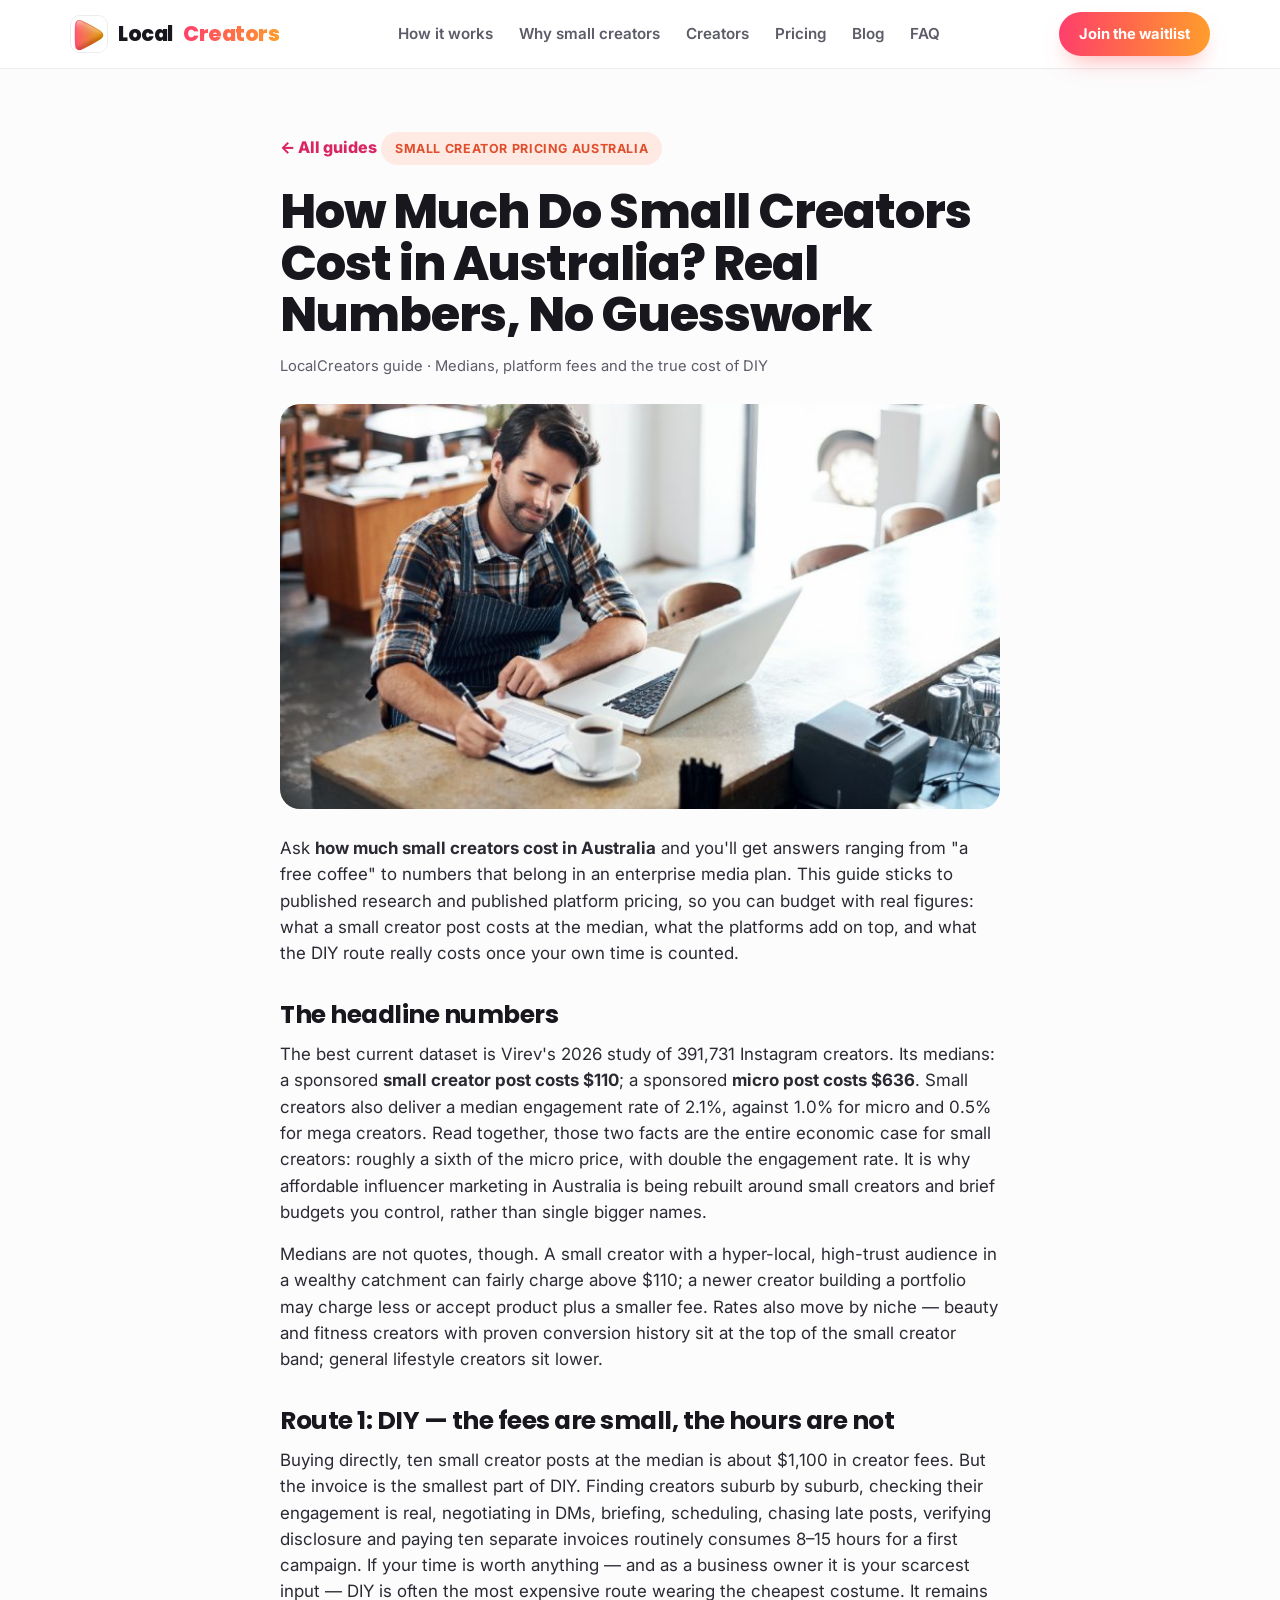
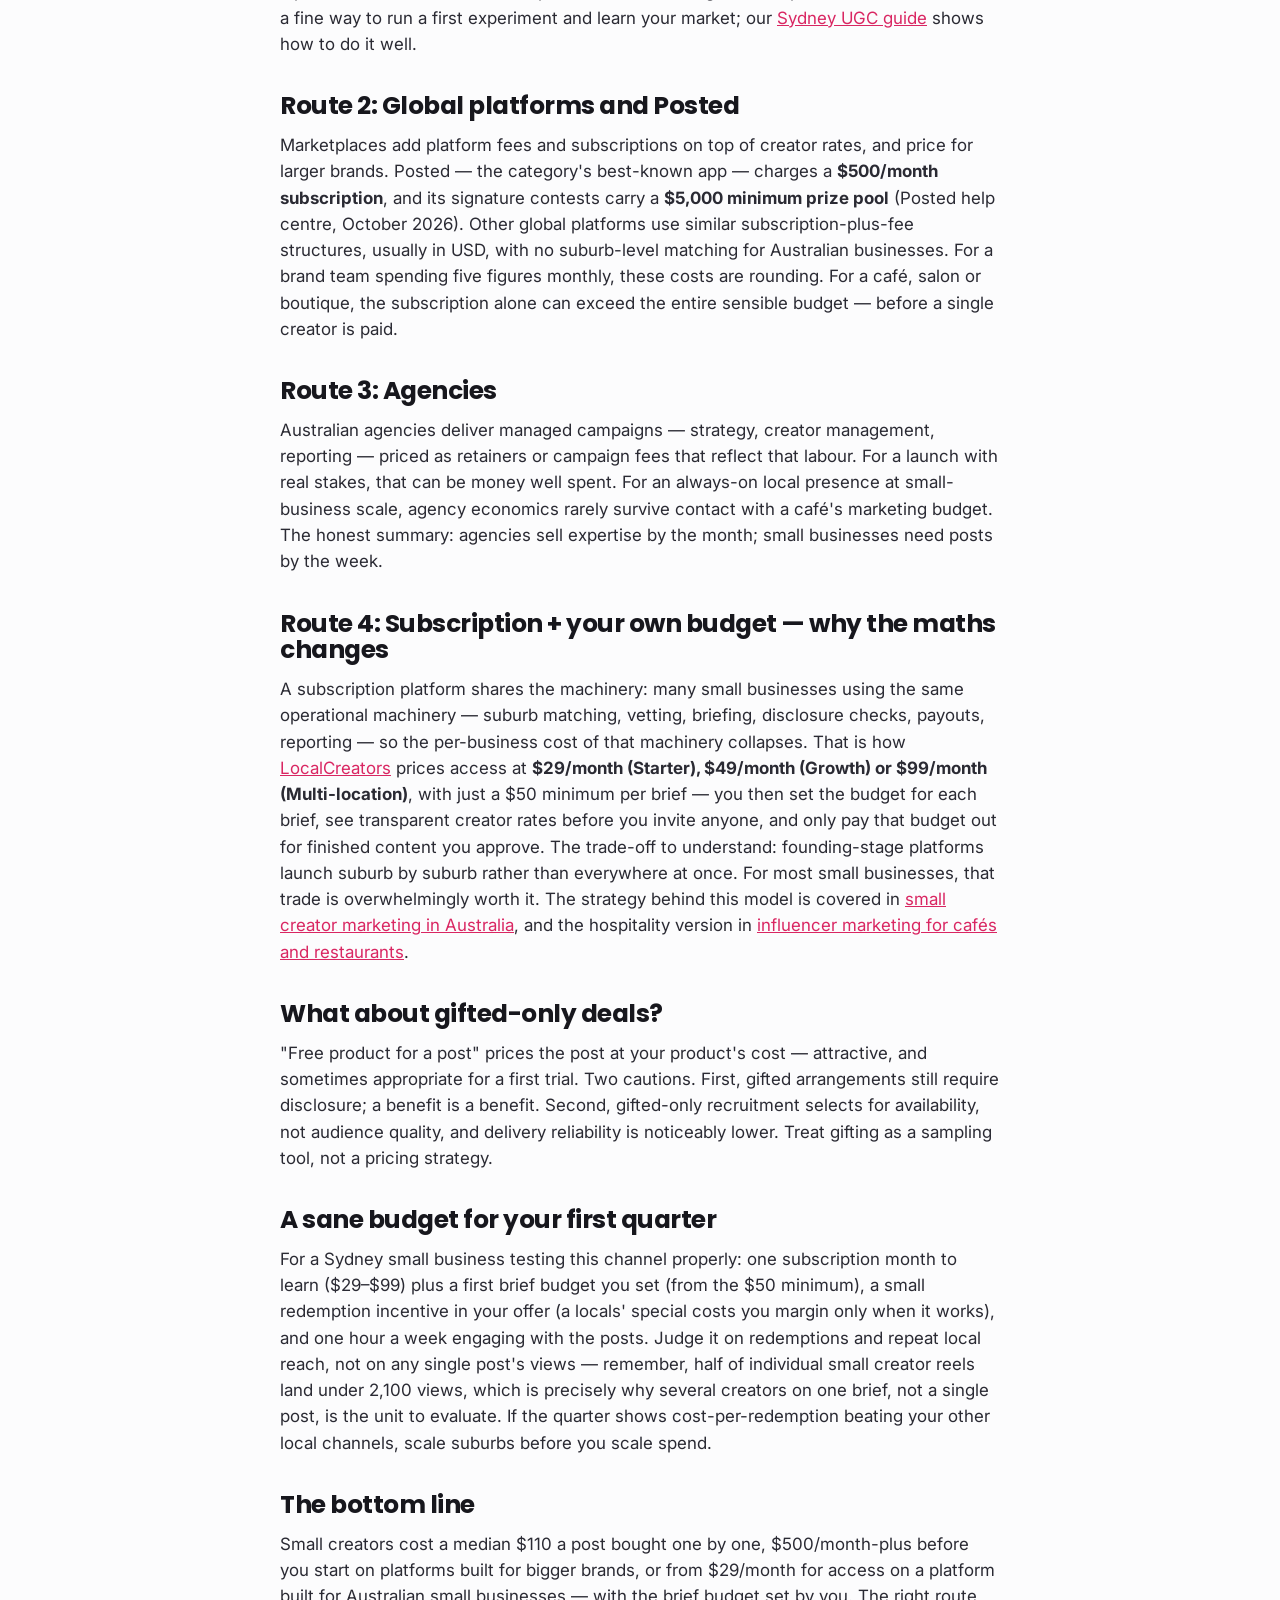
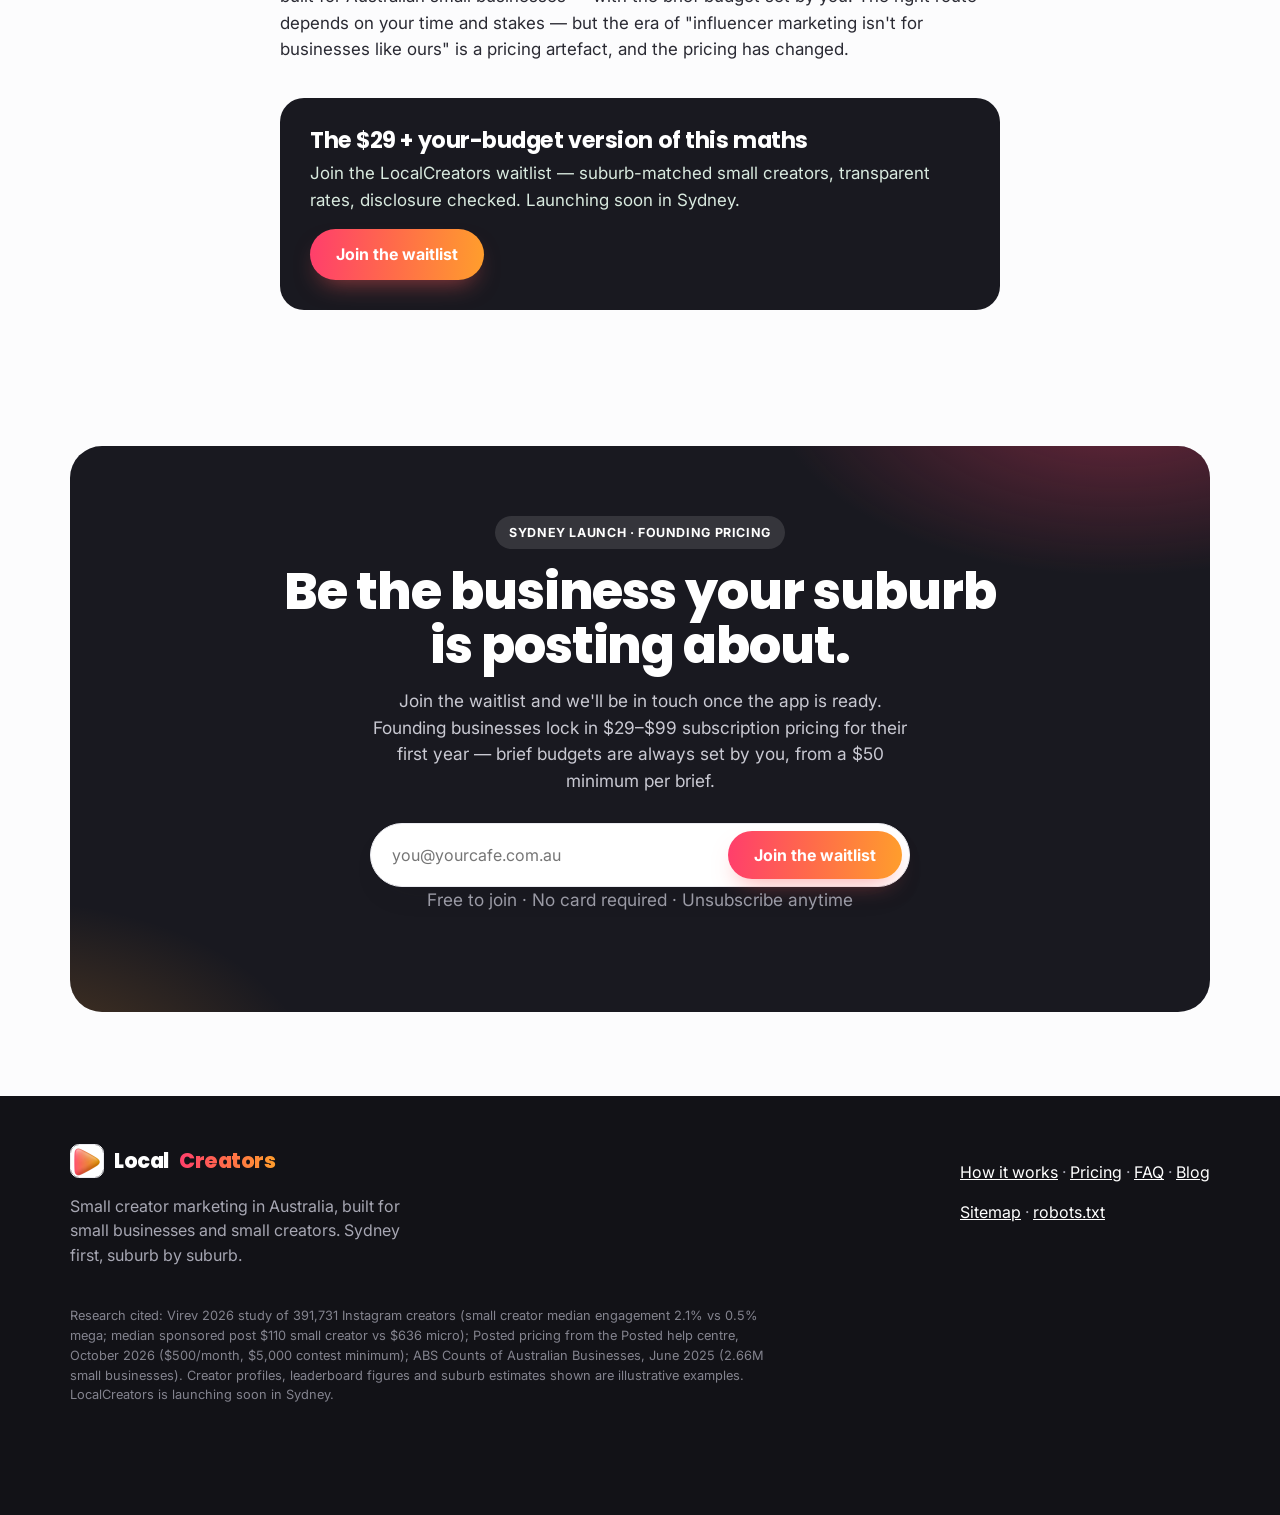
<file: blog/how-much-do-nano-creators-cost-australia.html>
<!doctype html>
<html lang="en-AU">
<head>
<meta charset="utf-8">
<meta name="viewport" content="width=device-width, initial-scale=1, viewport-fit=cover">
<meta name="color-scheme" content="light">
<meta name="theme-color" content="#FFF6F1">
<title>How Much Do Nano Creators Cost in Australia? Real Numbers, No Guesswork | LocalCreators</title>
<meta name="description" content="Real numbers: the $110 median small creator post, the $636 micro comparison, platform fees — and how subscription + set-your-own-budget pricing changes what a small business should pay.">
<link rel="canonical" href="https://getlocalcreators.vercel.app/blog/how-much-do-nano-creators-cost-australia.html">
<meta property="og:type" content="article">
<meta property="og:site_name" content="LocalCreators">
<meta property="og:title" content="How Much Do Nano Creators Cost in Australia? Real Numbers, No Guesswork | LocalCreators">
<meta property="og:description" content="Real numbers: the $110 median small creator post, the $636 micro comparison, platform fees — and how subscription + set-your-own-budget pricing changes what a small business should pay.">
<meta property="og:url" content="https://getlocalcreators.vercel.app/blog/how-much-do-nano-creators-cost-australia.html">
<meta property="og:image" content="https://getlocalcreators.vercel.app/assets/blog-cost.jpg">
<meta name="twitter:card" content="summary_large_image">
<meta name="twitter:title" content="How Much Do Nano Creators Cost in Australia? Real Numbers, No Guesswork | LocalCreators">
<meta name="twitter:description" content="Real numbers: the $110 median small creator post, the $636 micro comparison, platform fees — and how subscription + set-your-own-budget pricing changes what a small business should pay.">
<meta name="twitter:image" content="https://getlocalcreators.vercel.app/assets/blog-cost.jpg">
<link rel="icon" type="image/png" href="/assets/favicon.png">
<link rel="apple-touch-icon" href="/assets/logo-play.webp">
<link rel="preconnect" href="https://fonts.googleapis.com">
<link rel="preconnect" href="https://fonts.gstatic.com" crossorigin>
<link href="https://fonts.googleapis.com/css2?family=Poppins:wght@600;700;800&family=Inter:wght@400;500;600;700;800&display=swap" rel="stylesheet">
<script type="application/ld+json">
{"@context":"https://schema.org","@type":"BlogPosting","headline":"How Much Do Nano Creators Cost in Australia? Real Numbers, No Guesswork","description":"Real numbers: the $110 median small creator post, the $636 micro comparison, platform fees — and how subscription + set-your-own-budget pricing changes what a small business should pay.","url":"https://getlocalcreators.vercel.app/blog/how-much-do-nano-creators-cost-australia.html","image":"https://getlocalcreators.vercel.app/assets/blog-cost.jpg","author":{"@type":"Organization","name":"LocalCreators"},"publisher":{"@type":"Organization","name":"LocalCreators"},"datePublished":"2026-11-27","mainEntityOfPage":{"@type":"WebPage","@id":"https://getlocalcreators.vercel.app/blog/how-much-do-nano-creators-cost-australia.html"}}
</script>
<style>
:root{
  --pink:#FF3E6C; --pink-dark:#D92662; --coral:#FF6B4A; --coral-dark:#E04E2C; --orange:#FF8A3D; --amber:#FFB020;
  --grad:linear-gradient(93deg,#FF3E6C 0%,#FF6B4A 48%,#FF9E2C 100%);
  --ink:#17171D; --ink-2:#5C5C68; --line:#EBEBF0; --bg:#FCFCFD; --card:#FFFFFF; --dark:#191920;
  --tint-pink:#FFE9F0; --tint-rose:#FFEAE3; --tint-peach:#FFF0E0; --tint-amber:#FFF4D6; --track:#F1F1F4;
  --radius:22px; --shadow:0 14px 34px -16px rgba(23,23,29,.16); --shadow-lg:0 30px 60px -30px rgba(23,23,29,.28);
  --font-d:"Poppins",system-ui,sans-serif; --font-b:"Inter",system-ui,sans-serif;
}
*{box-sizing:border-box}
html{scroll-behavior:smooth;overflow-x:clip}
body{margin:0;font-family:var(--font-b);color:var(--ink);background:var(--bg);line-height:1.55;-webkit-font-smoothing:antialiased;overflow-x:clip}
img{max-width:100%;display:block}
a{color:var(--pink-dark)}
button,[role="button"],select,summary,input:not([type="checkbox"]){min-height:44px}
h1,h2,h3{font-family:var(--font-d);line-height:1.08;margin:0;letter-spacing:-.02em}
.wrap{max-width:1180px;margin:0 auto;padding:0 20px;padding-left:max(20px,env(safe-area-inset-left));padding-right:max(20px,env(safe-area-inset-right))}
.grad-text{background:var(--grad);-webkit-background-clip:text;background-clip:text;color:transparent}
.tag{display:inline-flex;align-items:center;gap:8px;background:var(--tint-pink);color:var(--pink-dark);font-weight:700;font-size:.78rem;letter-spacing:.05em;text-transform:uppercase;padding:7px 14px;border-radius:999px}
.tag.coral{background:var(--tint-rose);color:var(--coral-dark)}
.tag.ghost{background:#fff;color:var(--ink-2);text-transform:none;letter-spacing:0;font-weight:600;border:1px solid var(--line)}
/* ---------- NAV ---------- */
header.nav{position:sticky;top:0;z-index:60;background:rgba(255,255,255,.9);backdrop-filter:blur(12px);border-bottom:1px solid var(--line)}
.nav-in{display:flex;align-items:center;gap:18px;padding-top:12px;padding-bottom:12px}
.logo{display:flex;align-items:center;gap:10px;text-decoration:none;color:var(--ink);font-family:var(--font-d);font-weight:800;font-size:1.3rem;letter-spacing:-.02em}
.brand-icon{flex:none;background:#fff;border:1px solid var(--line);border-radius:26%;object-fit:cover}
.app-head .brand-icon{border-width:1px}
.logo em{font-style:normal;background:var(--grad);-webkit-background-clip:text;background-clip:text;color:transparent}
.nav-links{display:flex;gap:2px;margin-left:auto;flex-wrap:wrap}
.nav-links a{color:var(--ink-2);text-decoration:none;font-weight:600;font-size:.95rem;padding:10px 12px;border-radius:10px}
.nav-links a:hover{color:var(--ink);background:#F5F5F7}
.btn{display:inline-flex;align-items:center;justify-content:center;gap:8px;min-height:48px;background:var(--grad);color:#fff;border:0;border-radius:999px;padding:13px 26px;font-weight:700;font-size:1rem;cursor:pointer;text-decoration:none;box-shadow:0 12px 24px -10px rgba(255,90,90,.55);transition:transform .15s,box-shadow .15s;font-family:var(--font-b)}
.btn:hover{transform:translateY(-2px);box-shadow:0 16px 30px -10px rgba(255,90,90,.6)}
.btn:active{transform:translateY(0)}
.btn.ghost{background:#fff;color:var(--ink);border:1.5px solid var(--line);box-shadow:var(--shadow)}
.btn.dark,.btn.green{background:var(--dark);color:#fff;box-shadow:0 12px 24px -12px rgba(23,23,29,.5)}
.btn.sun{background:var(--grad);color:#fff}
.btn.small{padding:10px 20px;font-size:.92rem;min-height:44px}
/* ---------- HERO ---------- */
.hero{position:relative;overflow:hidden;background:radial-gradient(900px 480px at 88% -10%,rgba(255,158,44,.16),transparent 60%),radial-gradient(820px 520px at -12% -6%,rgba(255,62,108,.15),transparent 55%),linear-gradient(#FFF8F3,#FFFFFF 78%)}
.hero-in{position:relative;display:grid;grid-template-columns:1.02fr .98fr;gap:48px;padding-top:64px;padding-bottom:64px;align-items:center}
.pill-new{display:inline-flex;align-items:center;gap:9px;background:#fff;border:1px solid var(--line);box-shadow:var(--shadow);border-radius:999px;padding:5px 16px 5px 5px;font-weight:600;font-size:.88rem;color:var(--ink)}
.pill-new .new-chip{background:var(--grad);color:#fff;font-weight:800;font-size:.72rem;letter-spacing:.04em;padding:4px 11px;border-radius:999px;text-transform:uppercase}
.hero h1{font-size:clamp(2.55rem,5.2vw,4.15rem);font-weight:800;margin:22px 0 0}
.hero p.lede{font-size:1.16rem;color:var(--ink-2);max-width:33rem;margin:20px 0 26px}
.waitlist{display:flex;gap:8px;background:#fff;padding:7px;border-radius:999px;border:1px solid var(--line);box-shadow:var(--shadow);max-width:540px;position:relative}
.waitlist input[type=email]{flex:1 1 200px;border:0;font-size:1rem;padding:10px 14px;font-family:var(--font-b);color:var(--ink);background:transparent;outline:none;min-width:0}
.waitlist .btn{flex:none}
.form-note{font-size:.85rem;color:var(--ink-2);margin-top:12px}
.checks{display:flex;flex-wrap:wrap;gap:8px 22px;margin-top:18px;padding:0;list-style:none}
.checks li{font-size:.92rem;font-weight:600;color:var(--ink-2);display:flex;align-items:center;gap:7px}
.checks li::before{content:"";width:19px;height:19px;flex:none;border-radius:50%;background-color:var(--tint-pink);background-image:url("data:image/svg+xml,%3Csvg xmlns='http://www.w3.org/2000/svg' viewBox='0 0 24 24' fill='none' stroke='%23FF3E6C' stroke-width='3.4' stroke-linecap='round' stroke-linejoin='round'%3E%3Cpath d='M4 12.5 9.5 18 20 6.5'/%3E%3C/svg%3E");background-size:11px;background-position:center;background-repeat:no-repeat}
.hero-tiles{display:grid;grid-template-columns:repeat(3,1fr);gap:12px}
.tile{position:relative;border-radius:18px;overflow:hidden;aspect-ratio:3/4.1;box-shadow:0 20px 36px -18px rgba(23,23,29,.35);background:#EDEDF1}
.tile img{position:absolute;inset:0;width:100%;height:100%;object-fit:cover}
.tile::after{content:"";position:absolute;inset:0;background:linear-gradient(180deg,rgba(10,10,14,.14),transparent 34%,transparent 52%,rgba(10,10,14,.72))}
.tile .t-chip{position:absolute;top:9px;left:9px;z-index:2;background:rgba(255,255,255,.94);color:var(--ink);font-size:.66rem;font-weight:800;padding:4px 9px;border-radius:999px;display:inline-flex;align-items:center;gap:5px}
.tile .t-chip i{width:0;height:0;border-left:7px solid var(--pink);border-top:4.5px solid transparent;border-bottom:4.5px solid transparent;display:inline-block}
.tile .t-meta{position:absolute;left:11px;right:11px;bottom:10px;z-index:2;color:#fff}
.tile .t-meta b{display:block;font-size:.8rem;line-height:1.25;text-shadow:0 1px 6px rgba(0,0,0,.4)}
.tile .t-meta span{font-size:.66rem;color:rgba(255,255,255,.85);font-weight:600}
.tile.float-a{animation:floaty 7s ease-in-out infinite}
.tile.float-b{animation:floaty 8.5s ease-in-out infinite reverse}
@keyframes floaty{0%,100%{transform:translateY(0)}50%{transform:translateY(-9px)}}
/* counters band */
.counters{display:grid;grid-template-columns:repeat(4,1fr);background:#fff;border:1px solid var(--line);border-radius:24px;box-shadow:var(--shadow);overflow:hidden;margin:6px 0 0}
.cstat{padding:26px 22px;text-align:center}
.cstat+.cstat{border-left:1px solid var(--line)}
.cstat b{font-family:var(--font-d);font-weight:800;font-size:2.05rem;display:block;line-height:1.1}
.cstat b small{font-size:1.05rem;font-weight:700}
.cstat>span{font-size:.86rem;color:var(--ink-2);display:block;margin-top:5px}
/* ---------- MARQUEE ---------- */
.marquee{border-block:1px solid var(--line);overflow:hidden;padding:15px 0;background:#fff;margin-top:56px}
.marquee-track{display:flex;gap:0;width:max-content;animation:scrollx 30s linear infinite}
.marquee span{font-family:var(--font-d);font-weight:700;font-size:1.05rem;color:#A6A6B0;padding:0 18px;white-space:nowrap}
.marquee span::after{content:"✦";color:var(--pink);margin-left:36px;font-size:.85rem}
@keyframes scrollx{to{transform:translateX(-50%)}}
/* ---------- SECTIONS ---------- */
section{padding:84px 0}
section.alt{background:#F7F7F9}
.sec-head{max-width:740px;margin:0 auto 46px;text-align:center}
.eyebrow{display:block;color:var(--pink);font-weight:800;font-size:.78rem;letter-spacing:.15em;text-transform:uppercase;margin-bottom:14px;font-family:var(--font-b)}
.sec-head h2{font-size:clamp(1.95rem,3.8vw,2.9rem);font-weight:800}
.sec-head p{color:var(--ink-2);font-size:1.08rem;margin:14px 0 0}
.reveal{opacity:1}
.grid4{display:grid;grid-template-columns:repeat(4,1fr);gap:18px}
.who-card{background:var(--card);border:1px solid var(--line);border-radius:var(--radius);overflow:hidden;box-shadow:var(--shadow);transition:transform .2s,box-shadow .2s}
.who-card:hover{transform:translateY(-5px)}
.who-card img{height:168px;width:100%;object-fit:cover}
.who-card .wc-b{padding:19px}
.who-card h3{font-size:1.18rem;margin-bottom:6px}
.who-card p{color:var(--ink-2);font-size:.94rem;margin:0}
.chiprow{display:flex;gap:6px;flex-wrap:wrap;margin-top:12px}
.chip{font-size:.75rem;font-weight:700;background:#F4F4F6;color:var(--ink-2);padding:5px 10px;border-radius:999px}
.chip.c{background:var(--tint-rose);color:var(--coral-dark)} .chip.s{background:var(--tint-amber);color:#8A5B00}
/* feature cards (Posted-style, pastel mock areas) */
.feat-grid{display:grid;grid-template-columns:repeat(4,1fr);gap:18px}
.feat-card{background:#fff;border:1px solid var(--line);border-radius:24px;padding:16px 16px 22px;box-shadow:var(--shadow);transition:transform .2s}
.feat-card:hover{transform:translateY(-5px)}
.feat-card .mock{height:172px;border-radius:16px;margin-bottom:18px;padding:14px;display:flex;flex-direction:column;justify-content:center;gap:8px;overflow:hidden}
.mock.t-pink{background:var(--tint-pink)} .mock.t-rose{background:var(--tint-rose)} .mock.t-peach{background:var(--tint-peach)} .mock.t-amber{background:var(--tint-amber)}
.mock .m-card{background:#fff;border-radius:12px;box-shadow:0 8px 18px -8px rgba(23,23,29,.18);padding:9px 11px;font-size:.72rem;font-weight:600;display:flex;align-items:center;gap:8px;line-height:1.3}
.mock .m-card b{font-size:.76rem}
.mock .m-chip{margin-left:auto;flex:none;font-size:.64rem;font-weight:800;padding:4px 9px;border-radius:999px;background:var(--grad);color:#fff}
.mock .m-chip.soft{background:var(--tint-amber);color:#8A5B00}
.mock .m-chip.plain{background:#F1F1F4;color:var(--ink-2)}
.mock .m-dot{width:26px;height:26px;border-radius:9px;flex:none;background-size:cover;background-position:center;background-color:#fff}
.mock .m-rowline{height:8px;border-radius:99px;background:rgba(255,255,255,.85)}
.mock .m-rank{width:20px;height:20px;flex:none;border-radius:50%;background:#fff;display:grid;place-items:center;font-weight:800;font-size:.66rem;color:var(--pink-dark);box-shadow:0 2px 6px rgba(23,23,29,.12)}
.feat-card h3{font-size:1.22rem;margin:0 0 7px}
.feat-card p{color:var(--ink-2);font-size:.94rem;margin:0}
.feat-card .src{display:block;font-size:.7rem;font-weight:800;letter-spacing:.07em;text-transform:uppercase;margin-bottom:8px;background:var(--grad);-webkit-background-clip:text;background-clip:text;color:transparent}
/* steps flow (Posted alternating rows) */
.step-row{display:grid;grid-template-columns:1fr 1fr;gap:60px;align-items:center;padding:40px 0}
.step-row.flip .step-copy{order:2}
.step-pill{display:inline-block;background:var(--tint-pink);color:var(--pink-dark);font-weight:800;font-size:.78rem;letter-spacing:.03em;padding:6px 14px;border-radius:999px;margin-bottom:16px}
.step-copy h3{font-size:clamp(1.65rem,3vw,2.35rem);font-weight:800;margin-bottom:12px}
.step-copy p{color:var(--ink-2);font-size:1.04rem;margin:0;max-width:30rem}
.ui-card{background:#fff;border:1px solid var(--line);border-radius:26px;box-shadow:var(--shadow-lg);padding:24px}
.ui-card .uc-head{display:flex;align-items:center;gap:10px;margin-bottom:4px}
.ui-card .uc-head b{font-family:var(--font-d);font-size:1.12rem}
.ui-card .uc-sub{font-size:.84rem;color:var(--ink-2);margin:0 0 16px}
.uc-pill{margin-left:auto;flex:none;font-size:.7rem;font-weight:800;padding:5px 11px;border-radius:999px;background:var(--tint-amber);color:#8A5B00}
.uc-pill.live{background:var(--tint-pink);color:var(--pink-dark)}
.f-label{display:block;font-size:.68rem;font-weight:800;letter-spacing:.09em;text-transform:uppercase;color:var(--ink-2);margin:14px 0 7px}
.f-field{border:1.5px solid var(--pink);background:#FFF5F7;border-radius:13px;padding:12px 14px;font-weight:600;font-size:.94rem;display:flex;align-items:center;gap:9px}
.f-field.dim{border-color:var(--line);background:#fff;color:var(--ink)}
.f-field .cur{color:var(--pink-dark);font-weight:800}
.f-platforms{display:grid;grid-template-columns:1fr 1fr;gap:10px}
.f-plat{border:1.5px solid var(--line);border-radius:13px;padding:12px;text-align:center;font-weight:700;font-size:.9rem;background:#fff}
.f-plat.on{border-color:var(--pink);background:#FFF5F7}
.f-next{margin-top:18px;width:100%;border:0;background:var(--grad);opacity:.92;color:#fff;font-weight:700;font-size:1rem;border-radius:999px;padding:14px;cursor:pointer;font-family:var(--font-b);min-height:50px}
.q-row{display:flex;align-items:center;gap:12px;border:1px solid var(--line);border-radius:16px;padding:10px 12px;margin-top:10px;background:#fff}
.q-row.hot{border-color:var(--pink);box-shadow:0 0 0 3px var(--tint-pink)}
.q-rank{font-weight:800;color:#B9B9C2;font-size:.9rem;width:16px;text-align:center;flex:none}
.q-row .avatar{width:40px;height:40px}
.q-main{flex:1;min-width:0}
.q-main b{display:block;font-size:.9rem;line-height:1.25}
.q-main span{font-size:.74rem;color:var(--ink-2)}
.q-score{flex:none;background:var(--tint-amber);color:#8A5B00;font-weight:800;font-size:.8rem;padding:5px 11px;border-radius:999px}
.q-cta{margin-top:14px;background:linear-gradient(93deg,#FF8A3D,#FFB020);color:#fff;text-align:center;font-weight:700;font-size:.9rem;border-radius:13px;padding:12px}
.arena-grid{display:grid;grid-template-columns:repeat(3,1fr);gap:9px}
.arena-tile{position:relative;border-radius:13px;overflow:hidden;aspect-ratio:3/3.9;background:#EDEDF1}
.arena-tile img{position:absolute;inset:0;width:100%;height:100%;object-fit:cover}
.arena-tile::after{content:"";position:absolute;inset:0;background:linear-gradient(180deg,transparent 46%,rgba(10,10,14,.66))}
.arena-tile .a-eng{position:absolute;top:7px;right:7px;z-index:2;background:rgba(255,255,255,.94);font-size:.6rem;font-weight:800;padding:3px 7px;border-radius:999px;color:var(--ink)}
.arena-tile .a-name{position:absolute;left:8px;bottom:7px;z-index:2;color:#fff;font-size:.64rem;font-weight:700;line-height:1.3}
.arena-foot{margin-top:14px;background:#F7F7F9;border-radius:13px;padding:12px 14px;display:flex;justify-content:space-between;gap:10px;font-size:.82rem;color:var(--ink-2);flex-wrap:wrap}
.arena-foot b{color:var(--ink)}
.champ-thumbs{display:grid;grid-template-columns:repeat(3,1fr);gap:9px;margin-bottom:16px}
.champ-bars{display:flex;align-items:flex-end;gap:10px;height:86px;border-bottom:2px solid var(--line);padding:0 2px}
.champ-bars i{flex:1;border-radius:8px 8px 0 0;background:linear-gradient(180deg,var(--amber),var(--orange));display:block}
.champ-bars i:first-child{background:#F3D9A4}.champ-bars i:nth-child(2){background:#FFC98A}.champ-bars i:nth-child(3){background:#FFAB63}.champ-bars i:nth-child(5){background:linear-gradient(180deg,var(--coral),var(--pink))}
.champ-stats{display:grid;grid-template-columns:repeat(3,1fr);margin-top:16px;background:#F7F7F9;border-radius:13px;padding:13px 6px}
.champ-stats div{text-align:center}
.champ-stats span{display:block;font-size:.64rem;font-weight:800;letter-spacing:.07em;text-transform:uppercase;color:var(--ink-2)}
.champ-stats b{font-family:var(--font-d);font-size:1.12rem}
/* loop */
.loop-grid{display:grid;grid-template-columns:1fr 1fr;gap:56px;align-items:center}
.ring-wrap{position:relative;width:min(430px,92vw);aspect-ratio:1;margin:0 auto}
.ring-wrap svg.ring{position:absolute;inset:0;width:100%;height:100%;transform:rotate(-90deg)}
.ring-center{position:absolute;inset:0;display:flex;flex-direction:column;align-items:center;justify-content:center;text-align:center;padding:0 70px}
.ring-center .rc-label{font-size:.68rem;font-weight:800;letter-spacing:.1em;text-transform:uppercase;background:var(--tint-pink);color:var(--pink-dark);padding:5px 12px;border-radius:999px}
.ring-center b{font-family:var(--font-d);font-weight:800;font-size:2.9rem;line-height:1.05;margin-top:12px}
.ring-center span{font-size:.86rem;color:var(--ink-2)}
.ring-node{position:absolute;display:flex;align-items:center;gap:8px;background:#fff;border:1px solid var(--line);box-shadow:var(--shadow);border-radius:999px;padding:7px 14px 7px 7px;font-weight:700;font-size:.82rem;white-space:nowrap;transform:translate(-50%,-50%)}
.ring-node i{width:23px;height:23px;flex:none;border-radius:50%;background:var(--grad);color:#fff;display:grid;place-items:center;font-style:normal;font-size:.72rem;font-weight:800}
.rn-1{left:50%;top:2%}.rn-2{left:97%;top:34%}.rn-3{left:84%;top:88%}.rn-4{left:16%;top:88%}.rn-5{left:3%;top:34%}
/* loop ring step-by-step animation (JS adds .anim when the ring scrolls into view; JS sets every dashoffset transition inline, so no stylesheet transition may fight it) */
.ring-wrap.anim .ring-node{opacity:0;transform:translate(-50%,-50%) scale(.55);transition:opacity .45s ease,transform .5s cubic-bezier(.34,1.4,.64,1),box-shadow .35s ease}
.ring-wrap.anim .ring-node.is-on{opacity:1;transform:translate(-50%,-50%) scale(1)}
.ring-wrap.anim .ring-node.is-now{box-shadow:0 0 0 4px var(--tint-pink),var(--shadow-lg)}
.ring-wrap.anim .ring-node.is-now i{animation:nodePulse 1.5s ease-in-out infinite}
@keyframes nodePulse{0%,100%{transform:scale(1)}50%{transform:scale(1.22)}}
/* why nano bars */
.bars{display:grid;grid-template-columns:1fr 1fr;gap:20px}
.bar-card{background:#fff;border:1px solid var(--line);border-radius:24px;padding:26px;box-shadow:var(--shadow)}
.bar-card h3{font-size:1.25rem;margin-bottom:18px}
.cbar{margin-bottom:18px}
.cbar .cb-top{display:flex;justify-content:space-between;font-weight:700;font-size:.95rem;margin-bottom:7px;gap:10px}
.cbar .cb-top b{font-family:var(--font-d);font-size:1.25rem}
.cbar .track{height:15px;background:var(--track);border-radius:99px;overflow:hidden}
.cbar .fill{height:100%;width:0;border-radius:99px;transition:width 1.4s cubic-bezier(.2,.8,.2,1)}
.fill.nano{background:var(--grad)} .fill.mega{background:#FFC4A3} .fill.micro{background:#FFAB63}
.source-note{font-size:.85rem;color:var(--ink-2);margin-top:8px}
/* comparison cards */
.cmp{display:grid;grid-template-columns:repeat(3,1fr);gap:18px;align-items:stretch;padding-top:16px}
.cmp-card{background:#fff;border:1px solid var(--line);border-radius:26px;padding:28px;display:flex;flex-direction:column;box-shadow:var(--shadow)}
.cmp-card.us{background:var(--dark);color:#fff;box-shadow:var(--shadow-lg);position:relative;border-color:var(--dark)}
.cmp-badge{position:absolute;top:-15px;left:24px;background:var(--grad);color:#fff;font-weight:800;font-size:.72rem;letter-spacing:.05em;text-transform:uppercase;padding:7px 14px;border-radius:999px}
.cmp-name{font-family:var(--font-d);font-weight:800;font-size:1.25rem;display:flex;align-items:center;gap:9px}
.cmp-price{font-family:var(--font-d);font-weight:800;font-size:2.5rem;line-height:1;margin:14px 0 4px}
.cmp-price small{font-family:var(--font-b);font-size:.9rem;font-weight:600;opacity:.7}
.cmp-tag{margin:0;font-size:.94rem;color:var(--ink-2)}
.cmp-card.us .cmp-tag{color:#B9B9C2}
.cmp-list{list-style:none;padding:0;margin:16px 0 22px;flex:1}
.cmp-list li{position:relative;padding:9px 0 9px 36px;font-size:.94rem;border-top:1px dashed var(--line)}
.cmp-card.us .cmp-list li{border-top-color:rgba(255,255,255,.16)}
.cmp-list li::before{content:"";position:absolute;left:0;top:8px;width:24px;height:24px;border-radius:50%;background-color:var(--tint-pink);background-image:url("data:image/svg+xml,%3Csvg xmlns='http://www.w3.org/2000/svg' viewBox='0 0 24 24' fill='none' stroke='%23FF3E6C' stroke-width='3.4' stroke-linecap='round' stroke-linejoin='round'%3E%3Cpath d='M4 12.5 9.5 18 20 6.5'/%3E%3C/svg%3E");background-size:13px;background-position:center;background-repeat:no-repeat}
.cmp-list li.n::before{background-color:var(--tint-rose);background-image:url("data:image/svg+xml,%3Csvg xmlns='http://www.w3.org/2000/svg' viewBox='0 0 24 24' fill='none' stroke='%23E04E2C' stroke-width='3.2' stroke-linecap='round'%3E%3Cpath d='M6 6l12 12M18 6L6 18'/%3E%3C/svg%3E")}
.cmp-list li.m::before{background-color:#F1F1F4;background-image:url("data:image/svg+xml,%3Csvg xmlns='http://www.w3.org/2000/svg' viewBox='0 0 24 24' fill='none' stroke='%235C5C68' stroke-width='3.2' stroke-linecap='round'%3E%3Cpath d='M5 12h14'/%3E%3C/svg%3E")}
/* leaderboard */
.board-head{display:flex;align-items:center;gap:14px;padding:18px 20px;border:1px solid var(--line);border-radius:20px;flex-wrap:wrap;background:#fff;box-shadow:var(--shadow);margin-bottom:14px}
.board-head h3{font-size:1.3rem}
.live-dot{width:10px;height:10px;border-radius:50%;background:var(--pink);animation:pulse 1.6s infinite;flex:none}
@keyframes pulse{0%{box-shadow:0 0 0 0 rgba(255,62,108,.45)}100%{box-shadow:0 0 0 9px rgba(255,62,108,0)}}
.seg-ctrl{display:flex;flex-wrap:nowrap;gap:8px;overflow-x:auto;background:transparent;padding:4px 2px 10px;scrollbar-width:none;-webkit-overflow-scrolling:touch;max-width:100%;min-width:0}
.seg-ctrl::-webkit-scrollbar{display:none}
.seg-ctrl button{flex:none;border:1.5px solid var(--line);background:#fff;font-family:var(--font-b);font-weight:700;font-size:.88rem;padding:9px 16px;border-radius:999px;cursor:pointer;color:var(--ink);min-height:44px;white-space:nowrap}
.seg-ctrl button:hover{border-color:#D8D8E0}
.seg-ctrl button[aria-pressed="true"]{background:var(--grad);border-color:transparent;color:#fff;box-shadow:0 8px 18px -8px rgba(255,90,90,.6)}
.board-head .seg-ctrl{margin-left:auto;padding-bottom:4px}
#board-rows{display:grid;gap:11px}
.brow{display:flex;align-items:center;gap:14px;padding:14px 18px;background:#fff;border:1px solid var(--line);border-radius:18px;box-shadow:0 8px 20px -12px rgba(23,23,29,.14);transition:transform .15s,box-shadow .15s}
.brow:hover{transform:translateY(-2px);box-shadow:var(--shadow)}
.brow.top1{background:linear-gradient(120deg,#FFF6E0,#fff 58%)}
.rank{font-family:var(--font-d);font-weight:800;font-size:1.02rem;width:44px;height:44px;flex:none;display:grid;place-items:center;border-radius:50%;background:#F4F4F6;color:var(--ink-2)}
.rank.r1{background:var(--grad);color:#fff;box-shadow:0 0 0 4px var(--tint-amber)}
.rank.r2{background:var(--tint-pink);color:var(--pink-dark)}
.rank.r3{background:var(--tint-amber);color:#8A5B00}
.brow .avatar{width:52px;height:52px}
.avatar{display:inline-block;vertical-align:middle;width:38px;height:38px;border-radius:50%;flex:none;background-color:var(--tint-rose);background-size:cover;background-position:center;box-shadow:0 2px 6px rgba(0,0,0,.15)}
.av-1{background-image:url(/assets/creator-mia.jpg)}.av-2{background-image:url(/assets/creator-priya.jpg)}.av-3{background-image:url(/assets/creator-jayden.jpg)}.av-4{background-image:url(/assets/creator-aisha.jpg)}.av-5{background-image:url(/assets/creator-tom.jpg)}.av-6{background-image:url(/assets/creator-lena.jpg)}.av-7{background-image:url(/assets/creator-sofia.jpg)}.av-8{background-image:url(/assets/creator-ruby.jpg)}.av-9{background-image:url(/assets/creator-noah.jpg)}
.b-main{flex:1;min-width:0}
.b-namerow{display:flex;align-items:center;gap:8px;flex-wrap:wrap}
.b-namerow b{font-size:1.02rem}
.sub-chip{font-size:.66rem;font-weight:800;letter-spacing:.04em;background:var(--tint-peach);color:#A85B12;padding:3px 9px;border-radius:999px;text-transform:uppercase}
.b-label{font-size:.83rem;color:var(--ink-2);display:block;margin-top:1px}
.b-bar{margin-top:8px;max-width:340px}
.b-bar .track{display:block;height:9px;background:var(--track);border-radius:99px;overflow:hidden}
.b-bar .fill{display:block;height:100%;background:var(--grad);width:0;transition:width 1.2s ease;border-radius:99px}
.b-views{font-family:var(--font-d);font-weight:800;font-size:1.28rem;text-align:right;line-height:1.05;flex:none}
.b-views small{display:block;font-family:var(--font-b);font-weight:700;font-size:.64rem;color:var(--ink-2);text-transform:uppercase;letter-spacing:.06em;margin-top:3px}
/* creators */
.creators-grid{display:grid;grid-template-columns:repeat(4,1fr);gap:18px}
.ccard{background:#fff;border:1px solid var(--line);border-radius:24px;padding:20px;cursor:pointer;text-align:left;font-family:var(--font-b);box-shadow:var(--shadow);transition:transform .18s,box-shadow .18s;width:100%;display:flex;flex-direction:column;align-items:stretch}
.cc-top{display:flex;align-items:flex-start;justify-content:space-between;gap:10px}
.cc-top .badge{flex:none;margin-top:4px}
.ccard:hover{transform:translateY(-5px)}
.ccard .avatar{width:58px;height:58px;border-radius:18px}
.ccard h3{font-size:1.1rem;margin:12px 0 2px;font-family:var(--font-b);font-weight:800;letter-spacing:0}
.ccard .handle{color:var(--ink-2);font-size:.85rem}
.ccard .stats{display:flex;gap:8px;margin-top:14px;padding-top:13px;border-top:1px solid var(--line);font-size:.78rem;color:var(--ink-2)}
.ccard .stats span{flex:1}
.ccard .stats b{display:block;font-size:.98rem;color:var(--ink)}
.badge{display:inline-block;font-size:.68rem;font-weight:800;letter-spacing:.04em;text-transform:uppercase;padding:4px 10px;border-radius:999px;background:var(--tint-amber);color:#8A5B00}
.badge.coral{background:var(--tint-pink);color:var(--pink-dark)}
/* suburb picker */
.picker{display:grid;grid-template-columns:1.1fr .9fr;gap:22px;align-items:start}
.suburb-grid{display:flex;flex-wrap:wrap;gap:9px}
.suburb{border:1.5px solid var(--line);background:#fff;border-radius:999px;padding:12px 20px;font-weight:700;font-family:var(--font-b);font-size:.95rem;cursor:pointer;transition:all .15s;min-height:48px;color:var(--ink)}
.suburb:hover{border-color:#D8D8E0;background:#FFF8F3}
.suburb[aria-pressed="true"]{background:var(--grad);border-color:transparent;color:#fff;box-shadow:0 10px 20px -8px rgba(255,90,90,.55)}
.picker-panel{background:var(--dark);color:#fff;border-radius:26px;padding:30px;box-shadow:var(--shadow-lg)}
.picker-panel h3{font-size:1.65rem;margin:12px 0 6px}
.picker-panel .pp-stats{display:grid;grid-template-columns:1fr 1fr;gap:12px;margin:20px 0}
.picker-panel .pp-stats div{background:rgba(255,255,255,.07);border:1px solid rgba(255,255,255,.13);border-radius:14px;padding:14px}
.picker-panel .pp-stats b{font-family:var(--font-d);font-weight:800;font-size:1.55rem;display:block;background:var(--grad);-webkit-background-clip:text;background-clip:text;color:transparent}
.picker-panel .pp-stats span{font-size:.8rem;color:#B9B9C2}
/* pricing */
.pricing{display:grid;grid-template-columns:repeat(3,1fr);gap:18px;align-items:stretch}
.price-card{background:#fff;border:1px solid var(--line);border-radius:26px;padding:30px;display:flex;flex-direction:column;box-shadow:var(--shadow)}
.price-card.hot{background:var(--dark);color:#fff;box-shadow:var(--shadow-lg);transform:scale(1.03);border-color:var(--dark)}
.price-card .pname{font-weight:800;letter-spacing:.05em;text-transform:uppercase;font-size:.85rem}
.price-card .amount{font-family:var(--font-d);font-weight:800;font-size:3.1rem;line-height:1;margin:12px 0 4px}
.price-card .amount small{font-size:1rem;font-family:var(--font-b);font-weight:600;opacity:.7}
.price-card ul{list-style:none;padding:0;margin:18px 0 24px;flex:1}
.price-card li{padding:7px 0 7px 28px;position:relative;font-size:.96rem}
.price-card li::before{content:"✓";position:absolute;left:0;font-weight:900;color:var(--pink)}
/* budget */
.budget-box{background:#fff;border:1px solid var(--line);border-radius:26px;padding:30px;box-shadow:var(--shadow)}
.budget-top{display:flex;align-items:baseline;justify-content:space-between;gap:10px 18px;flex-wrap:wrap}
.budget-top label{font-family:var(--font-d);font-weight:800;font-size:1.1rem}
.budget-amount{font-family:var(--font-d);font-weight:800;font-size:2.6rem;line-height:1;background:var(--grad);-webkit-background-clip:text;background-clip:text;color:transparent}
#budget-range{-webkit-appearance:none;appearance:none;width:100%;height:44px;background:transparent;cursor:pointer;margin:2px 0 0;padding:0}
#budget-range::-webkit-slider-runnable-track{height:10px;border-radius:99px;background:linear-gradient(90deg,#FF3E6C,#FF9E2C) 0 0/var(--fill,29%) 100% no-repeat,#F1F1F4}
#budget-range::-webkit-slider-thumb{-webkit-appearance:none;appearance:none;width:28px;height:28px;margin-top:-9px;border-radius:50%;background:#fff;border:3px solid var(--pink);box-shadow:0 4px 12px rgba(23,23,29,.25);cursor:grab}
#budget-range::-moz-range-track{height:10px;border-radius:99px;background:#F1F1F4}
#budget-range::-moz-range-progress{height:10px;border-radius:99px;background:linear-gradient(90deg,#FF3E6C,#FF9E2C)}
#budget-range::-moz-range-thumb{width:22px;height:22px;border-radius:50%;background:#fff;border:3px solid var(--pink);box-shadow:0 4px 12px rgba(23,23,29,.25);cursor:grab}
.budget-scale{display:flex;justify-content:space-between;font-size:.8rem;font-weight:700;color:var(--ink-2)}
#budget-note{color:var(--ink-2);margin:14px 0 0;font-size:.95rem;max-width:48rem}
.budget-stats{display:grid;grid-template-columns:repeat(4,1fr);gap:12px;margin-top:22px}
.budget-stats div{border-radius:16px;padding:16px}
.budget-stats div:nth-child(1){background:var(--tint-pink)} .budget-stats div:nth-child(2){background:var(--tint-peach)} .budget-stats div:nth-child(3){background:var(--tint-amber)} .budget-stats div:nth-child(4){background:var(--tint-rose)}
.budget-stats b{font-family:var(--font-d);font-weight:800;font-size:1.5rem;display:block;white-space:nowrap}
.budget-stats span{font-size:.82rem;color:var(--ink-2);display:block;margin-top:2px}
@media (max-width:700px){.budget-stats{grid-template-columns:1fr 1fr}.budget-amount{font-size:2.15rem}.budget-box{padding:24px 20px}}
.rate-line{font-weight:800;color:var(--pink-dark);font-size:.92rem;margin-top:8px}
/* results + testimonials */
.stats-band{display:grid;grid-template-columns:repeat(3,1fr);background:#fff;border:1px solid var(--line);border-radius:24px;box-shadow:var(--shadow);overflow:hidden;margin-bottom:20px}
.stats-band .cstat b{font-size:2.5rem}
.tst-grid{display:grid;grid-template-columns:repeat(3,1fr);gap:18px}
.tst-card{background:#fff;border:1px solid var(--line);border-radius:24px;padding:28px;box-shadow:var(--shadow);display:flex;flex-direction:column}
.tst-card.dark{background:var(--dark);color:#fff;border-color:var(--dark)}
.tst-card .qmark{font-family:var(--font-d);font-weight:800;font-size:2.2rem;line-height:.6;background:var(--grad);-webkit-background-clip:text;background-clip:text;color:transparent}
.tst-card blockquote{margin:16px 0 20px;font-size:1.04rem;line-height:1.55;flex:1}
.tst-card .t-who{display:flex;align-items:center;gap:11px}
.tst-card .t-av{width:42px;height:42px;border-radius:13px;flex:none;background:var(--grad);color:#fff;display:grid;place-items:center;font-family:var(--font-d);font-weight:800;font-size:1rem}
.tst-card .t-who b{display:block;font-size:.94rem;line-height:1.3}
.tst-card .t-who span{font-size:.8rem;color:var(--ink-2)}
.tst-card.dark .t-who span{color:#B9B9C2}
.tst-stats{display:flex;gap:22px;margin-bottom:18px}
.tst-stats b{font-family:var(--font-d);font-weight:800;font-size:1.7rem;display:block;line-height:1.1}
.tst-stats span{font-size:.76rem;color:var(--ink-2)}
.tst-card.dark .tst-stats span{color:#B9B9C2}
/* faq */
.faq{max-width:820px;margin:0 auto}
details.faq-item{background:#fff;border:1px solid var(--line);border-radius:18px;margin-bottom:12px;overflow:hidden;box-shadow:0 6px 16px -10px rgba(23,23,29,.12)}
details.faq-item summary{cursor:pointer;font-weight:700;font-size:1.04rem;padding:19px 22px;list-style:none;display:flex;justify-content:space-between;gap:14px;align-items:center;font-family:var(--font-d)}
details.faq-item summary::-webkit-details-marker{display:none}
details.faq-item summary::after{content:"+";font-family:var(--font-d);font-weight:800;font-size:1.45rem;color:var(--pink);flex:none}
details.faq-item[open ] summary::after{content:"–"}
details.faq-item .faq-a{padding:0 22px 20px;color:var(--ink-2)}
/* blog cards */
.blog-grid{display:grid;grid-template-columns:repeat(2,1fr);gap:18px}
.post-card{background:#fff;border:1px solid var(--line);border-radius:var(--radius);padding:26px;text-decoration:none;color:var(--ink);display:block;box-shadow:var(--shadow);transition:transform .18s;overflow:hidden}
.post-card .post-thumb{width:calc(100% + 52px);max-width:none;height:180px;object-fit:cover;display:block;margin:-26px -26px 18px}
.post-card:hover{transform:translateY(-4px)}
.post-card h3{font-size:1.4rem;margin:12px 0 8px}
.post-card p{color:var(--ink-2);margin:0 0 14px}
.post-card .read{font-weight:800;background:var(--grad);-webkit-background-clip:text;background-clip:text;color:transparent}
/* final cta */
.final-banner{position:relative;overflow:hidden;background:var(--dark);border-radius:32px;color:#fff;text-align:center;padding:70px 30px}
.final-banner::before{content:"";position:absolute;inset:0;background:radial-gradient(560px 300px at 92% -10%,rgba(255,62,108,.38),transparent 62%),radial-gradient(520px 300px at -6% 112%,rgba(255,158,44,.26),transparent 60%)}
.final-banner>*{position:relative}
.final-banner h2{font-size:clamp(2rem,4.4vw,3.15rem);font-weight:800;max-width:760px;margin:16px auto 14px}
.final-banner p{max-width:560px;margin:0 auto 28px;font-size:1.08rem;color:#C9C9D2}
.final-banner .waitlist{margin:0 auto}
.final-banner .form-note{color:#9A9AA5}
footer{background:#121217;color:#A7A7B3;padding:48px 0 110px}
footer .f-grid{display:flex;gap:30px;flex-wrap:wrap;justify-content:space-between}
footer a{color:#fff}
footer small{display:block;margin-top:22px;color:#83838E;font-size:.8rem;max-width:700px}
/* sticky mobile cta */
.sticky-cta{position:fixed;left:0;right:0;bottom:0;z-index:55;background:var(--dark);padding:10px 14px calc(10px + env(safe-area-inset-bottom));display:none;align-items:center;gap:12px}
.sticky-cta b{color:#fff;font-size:.92rem;line-height:1.25}
.sticky-cta .btn{margin-left:auto;flex:none}
/* toast */
.toast{position:fixed;left:50%;bottom:96px;transform:translateX(-50%);z-index:200;background:var(--dark);color:#fff;border:2px solid var(--pink);border-radius:16px;padding:16px 44px 16px 18px;max-width:min(480px,92vw);box-shadow:var(--shadow-lg);display:none;font-weight:600}
.toast.show{display:block;animation:toastIn .35s ease}
@keyframes toastIn{from{opacity:0;transform:translate(-50%,16px)}to{opacity:1;transform:translate(-50%,0)}}
.toast.error{border-color:var(--coral);background:#4A1408}
.toast button{position:absolute;top:2px;right:2px;background:none;border:0;color:#fff;font-size:1.25rem;cursor:pointer;min-height:44px;min-width:44px;line-height:1}
/* bottom sheet */
.sheet-back{position:fixed;inset:0;background:rgba(18,18,23,.55);z-index:90;opacity:0;pointer-events:none;transition:opacity .3s}
.sheet-back.open{opacity:1;pointer-events:auto}
.sheet{position:fixed;left:0;right:0;bottom:0;z-index:95;background:#fff;border-radius:26px 26px 0 0;max-width:640px;margin:0 auto;transform:translateY(105%);transition:transform .38s cubic-bezier(.2,.9,.25,1);max-height:88vh;overflow:auto;box-shadow:var(--shadow-lg)}
.sheet.open{transform:none}
.sheet-in{padding:26px 26px 34px}
.sheet .grab{width:46px;height:5px;border-radius:99px;background:var(--line);margin:10px auto 0}
.sheet .s-head{display:flex;gap:16px;align-items:center}
.sheet .avatar{width:74px;height:74px;border-radius:20px}
.sheet h3{font-size:1.45rem}
.sheet .s-stats{display:grid;grid-template-columns:repeat(3,1fr);gap:10px;margin:20px 0}
.sheet .s-stats div{background:#F7F7F9;border:1px solid var(--line);border-radius:12px;padding:12px;text-align:center}
.sheet .s-stats b{display:block;font-size:1.15rem}
.sheet .s-stats span{font-size:.72rem;color:var(--ink-2);text-transform:uppercase;letter-spacing:.04em}
.sheet-close{position:absolute;top:12px;right:12px;width:44px;height:44px;border-radius:50%;border:0;background:var(--tint-pink);color:var(--pink-dark);font-size:1.1rem;cursor:pointer;font-weight:900}
/* article view */
.view{display:none}.view.active{display:block}
.article{max-width:760px;margin:0 auto;padding:56px 20px 80px}
.article-hero{width:100%;aspect-ratio:16/9;object-fit:cover;border-radius:20px;margin:2px 0 26px}
.article h1{font-size:clamp(2rem,4.6vw,3rem);font-weight:800;margin:16px 0 14px}
.article .meta{color:var(--ink-2);font-size:.92rem;margin-bottom:26px}
.article h2{font-size:1.55rem;margin:36px 0 12px}
.article p{font-size:1.06rem;color:#2A2A33;margin:0 0 16px}
.article ul{font-size:1.05rem;color:#2A2A33}
.article .cta-box{background:var(--dark);color:#fff;border-radius:24px;padding:30px;margin:36px 0}
.article .cta-box h3{font-size:1.4rem;margin-bottom:8px}
.backlink{font-weight:800;text-decoration:none;display:inline-flex;gap:8px;padding:10px 0;color:var(--pink-dark)}
.illustrative{font-size:.8rem;color:var(--ink-2);font-style:italic}
@media (max-width:960px){
  .hero-in{grid-template-columns:1fr;padding-top:44px}
  .grid4,.creators-grid,.feat-grid{grid-template-columns:repeat(2,1fr)}
  .step-row{gap:34px;padding:30px 0}
  .step-row,.loop-grid{grid-template-columns:1fr}
  .step-row.flip .step-copy{order:0}
  .pricing,.cmp,.tst-grid{grid-template-columns:1fr}
  .price-card.hot{transform:none}
  .bars,.picker,.blog-grid{grid-template-columns:1fr}
  .counters{grid-template-columns:repeat(2,1fr)}
  .cstat:nth-child(3){border-left:0}
  .cstat:nth-child(n+3){border-top:1px solid var(--line)}
  .stats-band{grid-template-columns:1fr}
  .stats-band .cstat+.cstat{border-left:0;border-top:1px solid var(--line)}
  .nav-links{display:none}
  .sticky-cta{display:flex}
}
.nav-in .btn{white-space:nowrap;flex:none}
@media (max-width:700px){
  .nav-in{gap:10px}
  .logo{font-size:1.18rem}
  .board-head .seg-ctrl{flex:1 1 100%;margin-left:0}
  .cmp-price{font-size:2.2rem}
  .brow{padding:13px 14px;gap:11px}
  .brow .avatar{width:46px;height:46px}
  .rank{width:40px;height:40px;font-size:.98rem}
  .b-views{font-size:1.12rem}
  .board-head{padding:15px 16px}
  .ring-wrap{width:min(330px,80vw)}
  .rn-1{top:3%}
  .rn-2{left:82%;top:32%}.rn-5{left:18%;top:32%}.rn-3{left:74%;top:86%}.rn-4{left:26%;top:86%}
  .ring-node{font-size:.68rem;padding:5px 10px 5px 5px;max-width:142px;white-space:normal;line-height:1.25}
  .ring-node i{width:20px;height:20px;font-size:.64rem}
  .ring-center{padding:0 46px}
  .ring-center b{font-size:2rem}
}
@media (max-width:520px){
  .grid4,.creators-grid,.feat-grid{grid-template-columns:1fr}
  .hero-tiles{grid-template-columns:repeat(2,1fr)}
  .hero-tiles .tile:nth-child(5),.hero-tiles .tile:nth-child(6){display:none}
  .waitlist{flex-wrap:wrap;border-radius:22px}
  .waitlist .btn{flex:1 1 100%}
  .final-banner .waitlist{border-radius:22px}
  .counters{grid-template-columns:1fr 1fr}
  .cstat{padding:20px 12px}
  .cstat b{font-size:1.6rem}
  .brow{flex-wrap:wrap}
  .b-main{flex:1 1 150px}
  .b-bar{max-width:none}
  .brow .b-views{margin-left:auto}
  .cmp-card{padding:24px}
  .arena-grid{grid-template-columns:repeat(3,1fr);gap:7px}
  section{padding:62px 0}
  .final-banner{padding:52px 20px;border-radius:26px}
}
@media (prefers-reduced-motion:reduce){
  *,*::before,*::after{animation-duration:.001s !important;transition-duration:.001s !important}
  html{scroll-behavior:auto}
  .reveal{opacity:1;transform:none}
  .marquee-track{animation:none;flex-wrap:wrap;width:auto}
}
</style>
</head>
<body>
<header class="nav">
  <div class="wrap nav-in">
    <a class="logo" href="/" aria-label="LocalCreators home">
      <img class="brand-icon" src="/assets/logo-play.webp" alt="" width="38" height="38">
      Local<em>Creators</em>
    </a>
    <nav class="nav-links" aria-label="Main">
      <a href="/#how">How it works</a><a href="/#why">Why small creators</a><a href="/#creators">Creators</a><a href="/#pricing">Pricing</a><a href="/blog/">Blog</a><a href="/#faq">FAQ</a>
    </nav>
    <a class="btn small" href="/#join" style="margin-left:auto">Join the waitlist</a>
  </div>
</header>
<article id="view-post-cost" class="article">
  <a class="backlink" href="/blog/">← All guides</a>
  <span class="tag coral">Small creator pricing Australia</span>
  <h1>How Much Do Small Creators Cost in Australia? Real Numbers, No Guesswork</h1>
  <p class="meta">LocalCreators guide · Medians, platform fees and the true cost of DIY</p>
  <img class="article-hero" src="/assets/blog-cost.jpg" alt="Café owner reviewing paperwork and costs on a laptop at the counter">
  <p>Ask <strong>how much small creators cost in Australia</strong> and you'll get answers ranging from "a free coffee" to numbers that belong in an enterprise media plan. This guide sticks to published research and published platform pricing, so you can budget with real figures: what a small creator post costs at the median, what the platforms add on top, and what the DIY route really costs once your own time is counted.</p>
  <h2>The headline numbers</h2>
  <p>The best current dataset is Virev's 2026 study of 391,731 Instagram creators. Its medians: a sponsored <strong>small creator post costs $110</strong>; a sponsored <strong>micro post costs $636</strong>. Small creators also deliver a median engagement rate of 2.1%, against 1.0% for micro and 0.5% for mega creators. Read together, those two facts are the entire economic case for small creators: roughly a sixth of the micro price, with double the engagement rate. It is why affordable influencer marketing in Australia is being rebuilt around small creators and brief budgets you control, rather than single bigger names.</p>
  <p>Medians are not quotes, though. A small creator with a hyper-local, high-trust audience in a wealthy catchment can fairly charge above $110; a newer creator building a portfolio may charge less or accept product plus a smaller fee. Rates also move by niche — beauty and fitness creators with proven conversion history sit at the top of the small creator band; general lifestyle creators sit lower.</p>
  <h2>Route 1: DIY — the fees are small, the hours are not</h2>
  <p>Buying directly, ten small creator posts at the median is about $1,100 in creator fees. But the invoice is the smallest part of DIY. Finding creators suburb by suburb, checking their engagement is real, negotiating in DMs, briefing, scheduling, chasing late posts, verifying disclosure and paying ten separate invoices routinely consumes 8–15 hours for a first campaign. If your time is worth anything — and as a business owner it is your scarcest input — DIY is often the most expensive route wearing the cheapest costume. It remains a fine way to run a first experiment and learn your market; our <a href="/blog/ugc-creators-sydney.html">Sydney UGC guide</a> shows how to do it well.</p>
  <h2>Route 2: Global platforms and Posted</h2>
  <p>Marketplaces add platform fees and subscriptions on top of creator rates, and price for larger brands. Posted — the category's best-known app — charges a <strong>$500/month subscription</strong>, and its signature contests carry a <strong>$5,000 minimum prize pool</strong> (Posted help centre, October 2026). Other global platforms use similar subscription-plus-fee structures, usually in USD, with no suburb-level matching for Australian businesses. For a brand team spending five figures monthly, these costs are rounding. For a café, salon or boutique, the subscription alone can exceed the entire sensible budget — before a single creator is paid.</p>
  <h2>Route 3: Agencies</h2>
  <p>Australian agencies deliver managed campaigns — strategy, creator management, reporting — priced as retainers or campaign fees that reflect that labour. For a launch with real stakes, that can be money well spent. For an always-on local presence at small-business scale, agency economics rarely survive contact with a café's marketing budget. The honest summary: agencies sell expertise by the month; small businesses need posts by the week.</p>
  <h2>Route 4: Subscription + your own budget — why the maths changes</h2>
  <p>A subscription platform shares the machinery: many small businesses using the same operational machinery — suburb matching, vetting, briefing, disclosure checks, payouts, reporting — so the per-business cost of that machinery collapses. That is how <a href="/">LocalCreators</a> prices access at <strong>$29/month (Starter), $49/month (Growth) or $99/month (Multi-location)</strong>, with just a $50 minimum per brief — you then set the budget for each brief, see transparent creator rates before you invite anyone, and only pay that budget out for finished content you approve. The trade-off to understand: founding-stage platforms launch suburb by suburb rather than everywhere at once. For most small businesses, that trade is overwhelmingly worth it. The strategy behind this model is covered in <a href="/blog/nano-influencer-marketing-australia.html">small creator marketing in Australia</a>, and the hospitality version in <a href="/blog/influencer-marketing-cafes-restaurants-australia.html">influencer marketing for cafés and restaurants</a>.</p>
  <h2>What about gifted-only deals?</h2>
  <p>"Free product for a post" prices the post at your product's cost — attractive, and sometimes appropriate for a first trial. Two cautions. First, gifted arrangements still require disclosure; a benefit is a benefit. Second, gifted-only recruitment selects for availability, not audience quality, and delivery reliability is noticeably lower. Treat gifting as a sampling tool, not a pricing strategy.</p>
  <h2>A sane budget for your first quarter</h2>
  <p>For a Sydney small business testing this channel properly: one subscription month to learn ($29–$99) plus a first brief budget you set (from the $50 minimum), a small redemption incentive in your offer (a locals' special costs you margin only when it works), and one hour a week engaging with the posts. Judge it on redemptions and repeat local reach, not on any single post's views — remember, half of individual small creator reels land under 2,100 views, which is precisely why several creators on one brief, not a single post, is the unit to evaluate. If the quarter shows cost-per-redemption beating your other local channels, scale suburbs before you scale spend.</p>
  <h2>The bottom line</h2>
  <p>Small creators cost a median $110 a post bought one by one, $500/month-plus before you start on platforms built for bigger brands, or from $29/month for access on a platform built for Australian small businesses — with the brief budget set by you. The right route depends on your time and stakes — but the era of "influencer marketing isn't for businesses like ours" is a pricing artefact, and the pricing has changed.</p>
  <div class="cta-box"><h3>The $29 + your-budget version of this maths</h3><p style="color:#D9EADF">Join the LocalCreators waitlist — suburb-matched small creators, transparent rates, disclosure checked. Launching soon in Sydney.</p><a class="btn sun" href="/#join">Join the waitlist</a></div>
</article>
<section id="join" style="padding-top:20px">
  <div class="wrap">
    <div class="final-banner reveal">
      <span class="tag" style="background:rgba(255,255,255,.12);color:#fff">Sydney launch · Founding pricing</span>
      <h2>Be the business your suburb is posting about.</h2>
      <p>Join the waitlist and we'll be in touch once the app is ready. Founding businesses lock in $29–$99 subscription pricing for their first year — brief budgets are always set by you, from a $50 minimum per brief.</p>
      <form class="waitlist" data-waitlist novalidate>
        <label style="position:absolute;left:-9999px" for="wl-email-2">Email address</label>
        <input type="email" id="wl-email-2" name="EMAIL" placeholder="you@yourcafe.com.au" autocomplete="email" required>
        <input type="hidden" name="SOURCE" value="LocalCreators">
        <span aria-hidden="true" style="position:absolute;left:-5000px"><input type="text" name="b_1cef3766ef227139e3c699e85_536a3e4923" tabindex="-1" value=""></span>
        <button class="btn" type="submit">Join the waitlist</button>
      </form>
      <p class="form-note">Free to join · No card required · Unsubscribe anytime</p>
    </div>
  </div>
</section>
<footer>
  <div class="wrap">
    <div class="f-grid">
      <div>
        <a class="logo" href="/" style="color:#fff">
          <img class="brand-icon" src="/assets/logo-play.webp" alt="" width="34" height="34">
          Local<em>Creators</em>
        </a>
        <p style="max-width:340px">Small creator marketing in Australia, built for small businesses and small creators. Sydney first, suburb by suburb.</p>
      </div>
      <nav aria-label="Footer">
        <p><a href="/#how">How it works</a> · <a href="/#pricing">Pricing</a> · <a href="/#faq">FAQ</a> · <a href="/blog/">Blog</a></p>
        <p><a href="/sitemap.xml">Sitemap</a> · <a href="/robots.txt">robots.txt</a></p>
      </nav>
    </div>
    <small>Research cited: Virev 2026 study of 391,731 Instagram creators (small creator median engagement 2.1% vs 0.5% mega; median sponsored post $110 small creator vs $636 micro); Posted pricing from the Posted help centre, October 2026 ($500/month, $5,000 contest minimum); ABS Counts of Australian Businesses, June 2025 (2.66M small businesses). Creator profiles, leaderboard figures and suburb estimates shown are illustrative examples. LocalCreators is launching soon in Sydney.</small>
  </div>
</footer>
<div class="toast" id="toast" role="status" aria-live="polite"><span id="toast-msg"></span><button type="button" id="toast-close" aria-label="Dismiss">×</button></div>

<script>
(function(){
function $(s){return document.querySelector(s)}
function $$(s){return Array.prototype.slice.call(document.querySelectorAll(s))}
var toast=$('#toast'),toastMsg=$('#toast-msg'),toastTimer=null;
function showToast(msg,isError){toastMsg.textContent=msg;toast.classList.toggle('error',!!isError);toast.classList.add('show');clearTimeout(toastTimer);toastTimer=setTimeout(hideToast,6000)}
function hideToast(){toast.classList.remove('show');clearTimeout(toastTimer)}
$('#toast-close').addEventListener('click',hideToast);
var MC_URL='https://gmail.us6.list-manage.com/subscribe/post-json?u=1cef3766ef227139e3c699e85&id=536a3e4923';
var cbCount=0;
function mcSubscribe(email,source,done){
  var cb='mcCb'+(++cbCount)+'_'+Date.now();
  var script=document.createElement('script');
  var finished=false;
  function finish(ok){if(finished)return;finished=true;try{delete window[cb]}catch(e){window[cb]=undefined}if(script.parentNode)script.parentNode.removeChild(script);done(ok)}
  window[cb]=function(data){finish(!!(data&&(data.result==='success'||data.result==='error')))};
  script.onerror=function(){finish(false)};
  setTimeout(function(){finish(false)},9000);
  var qs='EMAIL='+encodeURIComponent(email)+'&SOURCE='+encodeURIComponent(source||'LocalCreators')+'&b_1cef3766ef227139e3c699e85_536a3e4923=&c='+cb;
  script.src=MC_URL+'&'+qs;
  document.body.appendChild(script);
}
$$('form[data-waitlist]').forEach(function(form){
  form.addEventListener('submit',function(ev){
    ev.preventDefault();
    var emailInput=form.querySelector('input[name="EMAIL"]');
    var email=(emailInput.value||'').trim();
    var valid=/^[^\s@]+@[^\s@]+\.[^\s@]{2,}$/.test(email);
    if(!valid){showToast('Something went wrong \u2014 please try again.',true);emailInput.focus();return}
    var btn=form.querySelector('button[type="submit"]');
    var old=btn.textContent;btn.disabled=true;btn.textContent='Joining\u2026';
    mcSubscribe(email,'LocalCreators',function(ok){
      btn.disabled=false;btn.textContent=old;
      if(ok){showToast("You're on the list! We'll be in touch once the app is ready.");form.reset()}
      else{showToast('Something went wrong \u2014 please try again.',true)}
    });
  });
});
})();
</script>

  <!-- Vercel Web Analytics + Speed Insights -->
  <script>
    window.va = window.va || function () { (window.vaq = window.vaq || []).push(arguments); };
  </script>
  <script defer src="../assets/vercel-analytics.js"></script>
  <script>
    window.si = window.si || function () { (window.siq = window.siq || []).push(arguments); };
  </script>
  <script defer src="../assets/vercel-speed-insights.js"></script>
</body>
</html>
</file>
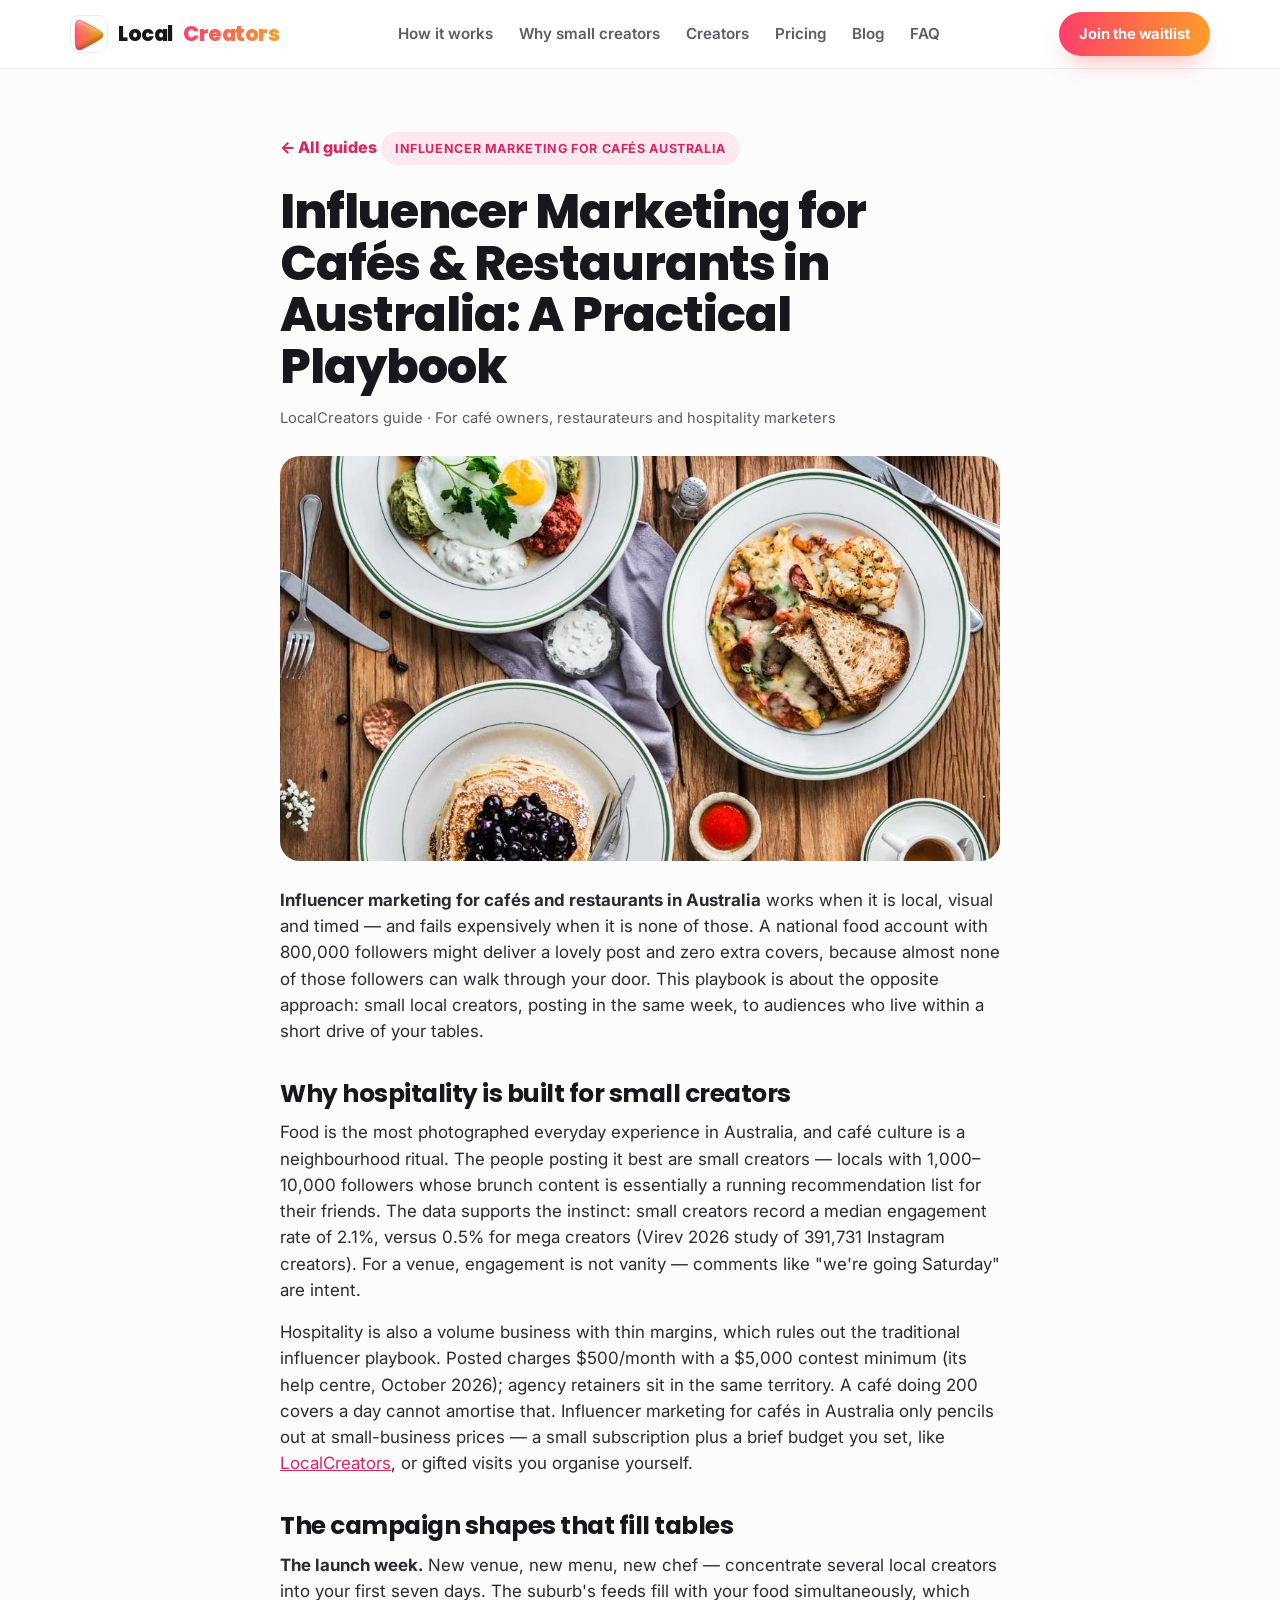
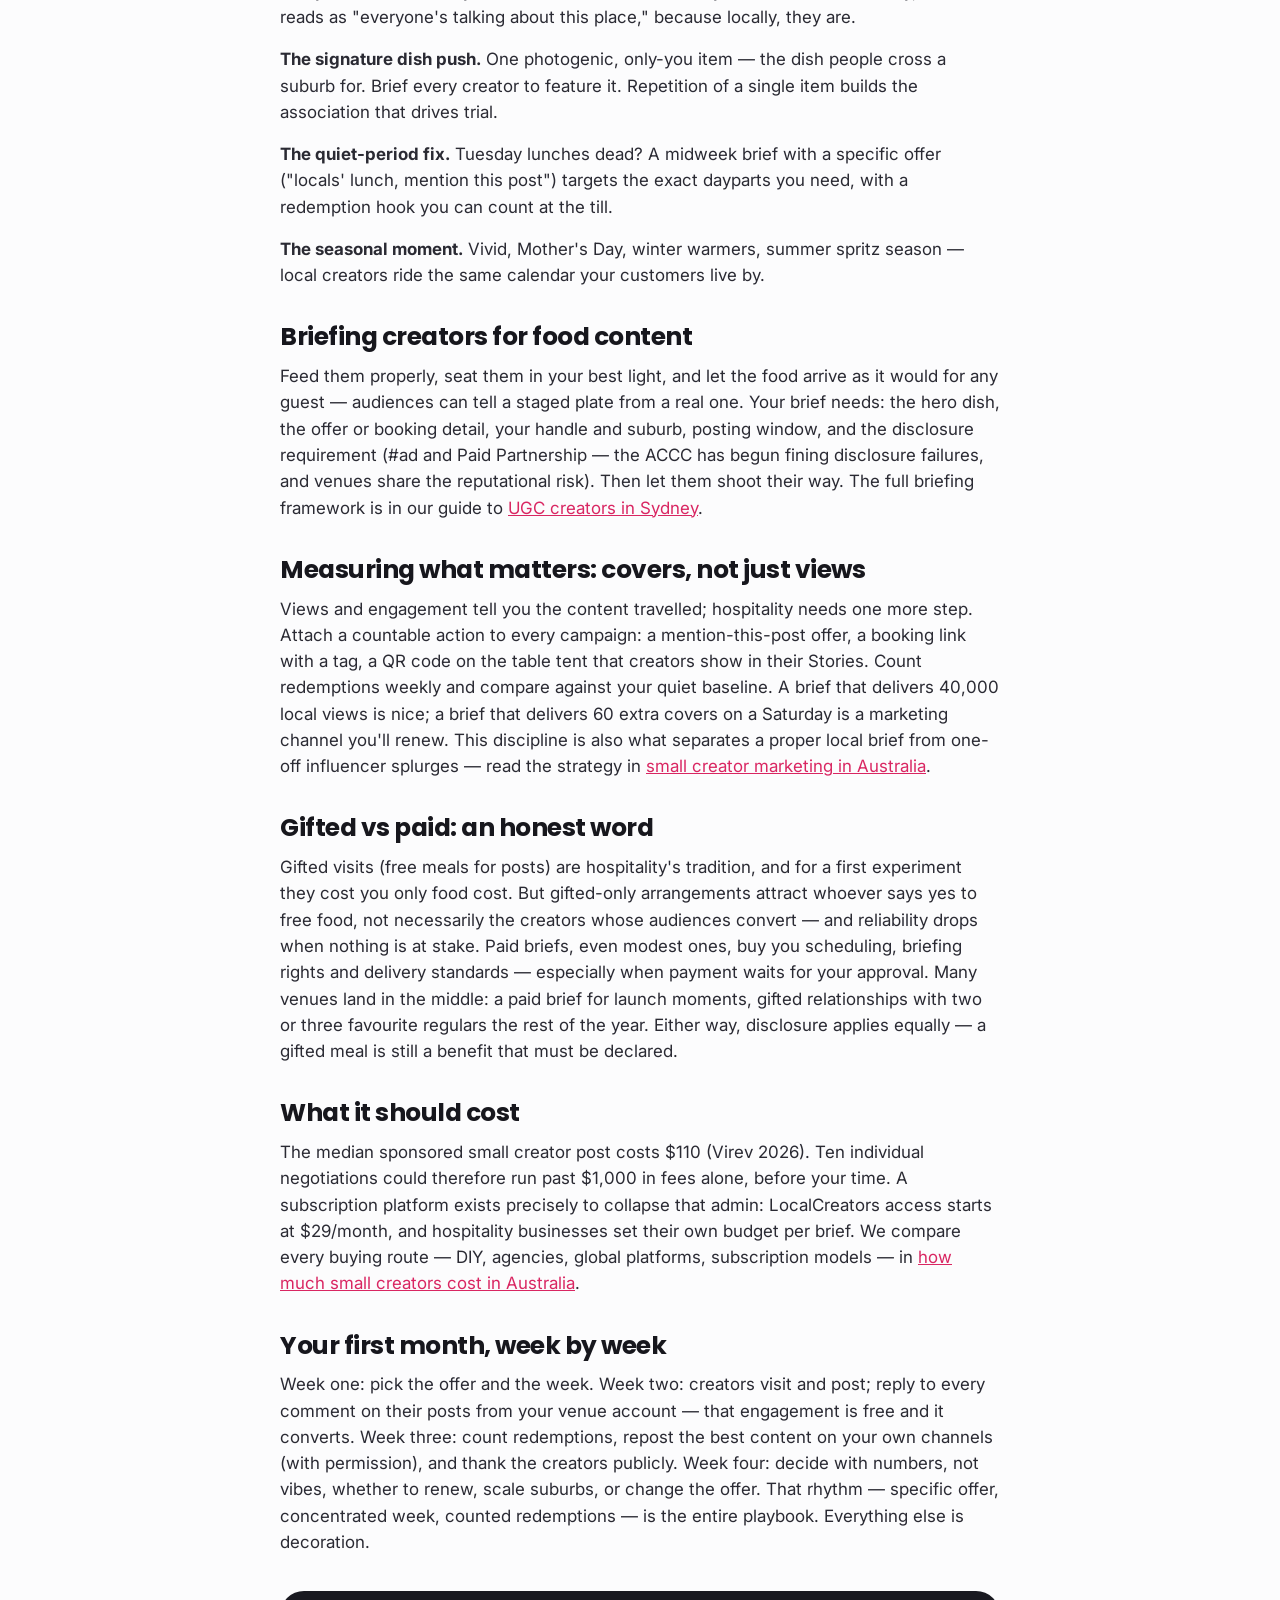
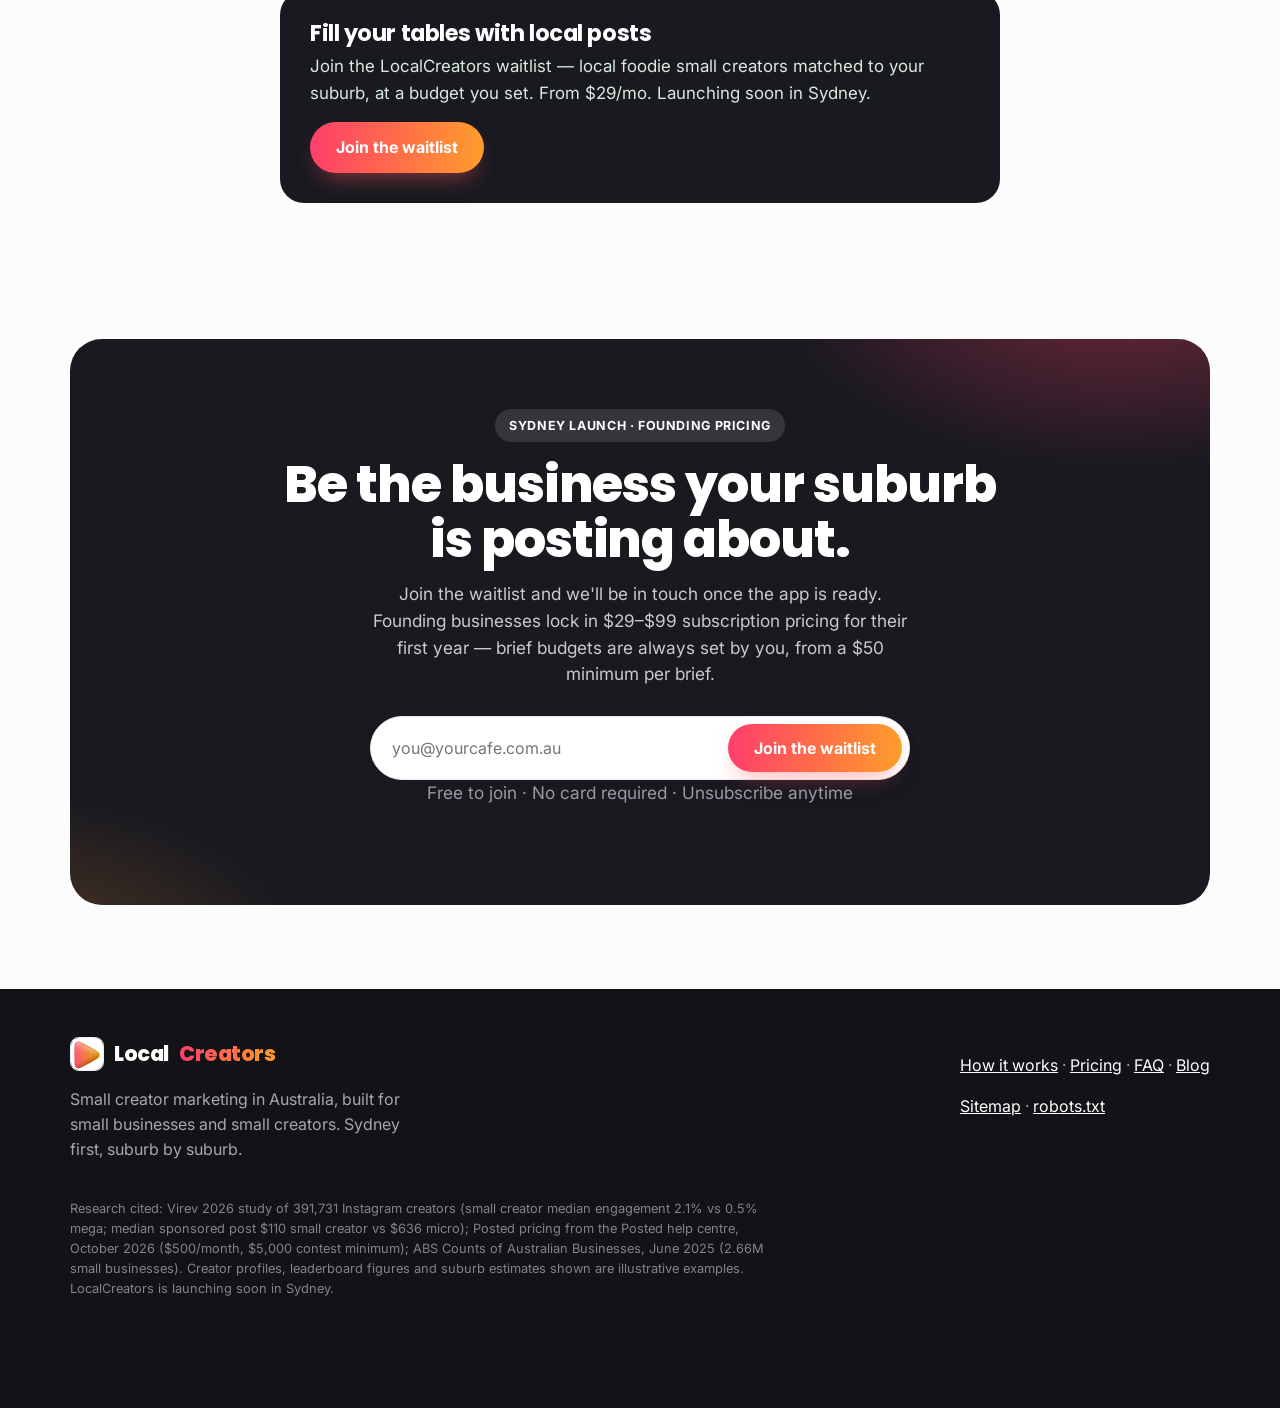
<file: blog/influencer-marketing-cafes-restaurants-australia.html>
<!doctype html>
<html lang="en-AU">
<head>
<meta charset="utf-8">
<meta name="viewport" content="width=device-width, initial-scale=1, viewport-fit=cover">
<meta name="color-scheme" content="light">
<meta name="theme-color" content="#FFF6F1">
<title>Influencer Marketing for Cafés & Restaurants in Australia: A Practical Playbook | LocalCreators</title>
<meta name="description" content="The hospitality playbook: brunch content that fills tables, launch weeks, and why local foodie small creators outperform one big food account.">
<link rel="canonical" href="https://getlocalcreators.vercel.app/blog/influencer-marketing-cafes-restaurants-australia.html">
<meta property="og:type" content="article">
<meta property="og:site_name" content="LocalCreators">
<meta property="og:title" content="Influencer Marketing for Cafés & Restaurants in Australia: A Practical Playbook | LocalCreators">
<meta property="og:description" content="The hospitality playbook: brunch content that fills tables, launch weeks, and why local foodie small creators outperform one big food account.">
<meta property="og:url" content="https://getlocalcreators.vercel.app/blog/influencer-marketing-cafes-restaurants-australia.html">
<meta property="og:image" content="https://getlocalcreators.vercel.app/assets/blog-cafes.jpg">
<meta name="twitter:card" content="summary_large_image">
<meta name="twitter:title" content="Influencer Marketing for Cafés & Restaurants in Australia: A Practical Playbook | LocalCreators">
<meta name="twitter:description" content="The hospitality playbook: brunch content that fills tables, launch weeks, and why local foodie small creators outperform one big food account.">
<meta name="twitter:image" content="https://getlocalcreators.vercel.app/assets/blog-cafes.jpg">
<link rel="icon" type="image/png" href="/assets/favicon.png">
<link rel="apple-touch-icon" href="/assets/logo-play.webp">
<link rel="preconnect" href="https://fonts.googleapis.com">
<link rel="preconnect" href="https://fonts.gstatic.com" crossorigin>
<link href="https://fonts.googleapis.com/css2?family=Poppins:wght@600;700;800&family=Inter:wght@400;500;600;700;800&display=swap" rel="stylesheet">
<script type="application/ld+json">
{"@context":"https://schema.org","@type":"BlogPosting","headline":"Influencer Marketing for Cafés & Restaurants in Australia: A Practical Playbook","description":"The hospitality playbook: brunch content that fills tables, launch weeks, and why local foodie small creators outperform one big food account.","url":"https://getlocalcreators.vercel.app/blog/influencer-marketing-cafes-restaurants-australia.html","image":"https://getlocalcreators.vercel.app/assets/blog-cafes.jpg","author":{"@type":"Organization","name":"LocalCreators"},"publisher":{"@type":"Organization","name":"LocalCreators"},"datePublished":"2026-11-27","mainEntityOfPage":{"@type":"WebPage","@id":"https://getlocalcreators.vercel.app/blog/influencer-marketing-cafes-restaurants-australia.html"}}
</script>
<style>
:root{
  --pink:#FF3E6C; --pink-dark:#D92662; --coral:#FF6B4A; --coral-dark:#E04E2C; --orange:#FF8A3D; --amber:#FFB020;
  --grad:linear-gradient(93deg,#FF3E6C 0%,#FF6B4A 48%,#FF9E2C 100%);
  --ink:#17171D; --ink-2:#5C5C68; --line:#EBEBF0; --bg:#FCFCFD; --card:#FFFFFF; --dark:#191920;
  --tint-pink:#FFE9F0; --tint-rose:#FFEAE3; --tint-peach:#FFF0E0; --tint-amber:#FFF4D6; --track:#F1F1F4;
  --radius:22px; --shadow:0 14px 34px -16px rgba(23,23,29,.16); --shadow-lg:0 30px 60px -30px rgba(23,23,29,.28);
  --font-d:"Poppins",system-ui,sans-serif; --font-b:"Inter",system-ui,sans-serif;
}
*{box-sizing:border-box}
html{scroll-behavior:smooth;overflow-x:clip}
body{margin:0;font-family:var(--font-b);color:var(--ink);background:var(--bg);line-height:1.55;-webkit-font-smoothing:antialiased;overflow-x:clip}
img{max-width:100%;display:block}
a{color:var(--pink-dark)}
button,[role="button"],select,summary,input:not([type="checkbox"]){min-height:44px}
h1,h2,h3{font-family:var(--font-d);line-height:1.08;margin:0;letter-spacing:-.02em}
.wrap{max-width:1180px;margin:0 auto;padding:0 20px;padding-left:max(20px,env(safe-area-inset-left));padding-right:max(20px,env(safe-area-inset-right))}
.grad-text{background:var(--grad);-webkit-background-clip:text;background-clip:text;color:transparent}
.tag{display:inline-flex;align-items:center;gap:8px;background:var(--tint-pink);color:var(--pink-dark);font-weight:700;font-size:.78rem;letter-spacing:.05em;text-transform:uppercase;padding:7px 14px;border-radius:999px}
.tag.coral{background:var(--tint-rose);color:var(--coral-dark)}
.tag.ghost{background:#fff;color:var(--ink-2);text-transform:none;letter-spacing:0;font-weight:600;border:1px solid var(--line)}
/* ---------- NAV ---------- */
header.nav{position:sticky;top:0;z-index:60;background:rgba(255,255,255,.9);backdrop-filter:blur(12px);border-bottom:1px solid var(--line)}
.nav-in{display:flex;align-items:center;gap:18px;padding-top:12px;padding-bottom:12px}
.logo{display:flex;align-items:center;gap:10px;text-decoration:none;color:var(--ink);font-family:var(--font-d);font-weight:800;font-size:1.3rem;letter-spacing:-.02em}
.brand-icon{flex:none;background:#fff;border:1px solid var(--line);border-radius:26%;object-fit:cover}
.app-head .brand-icon{border-width:1px}
.logo em{font-style:normal;background:var(--grad);-webkit-background-clip:text;background-clip:text;color:transparent}
.nav-links{display:flex;gap:2px;margin-left:auto;flex-wrap:wrap}
.nav-links a{color:var(--ink-2);text-decoration:none;font-weight:600;font-size:.95rem;padding:10px 12px;border-radius:10px}
.nav-links a:hover{color:var(--ink);background:#F5F5F7}
.btn{display:inline-flex;align-items:center;justify-content:center;gap:8px;min-height:48px;background:var(--grad);color:#fff;border:0;border-radius:999px;padding:13px 26px;font-weight:700;font-size:1rem;cursor:pointer;text-decoration:none;box-shadow:0 12px 24px -10px rgba(255,90,90,.55);transition:transform .15s,box-shadow .15s;font-family:var(--font-b)}
.btn:hover{transform:translateY(-2px);box-shadow:0 16px 30px -10px rgba(255,90,90,.6)}
.btn:active{transform:translateY(0)}
.btn.ghost{background:#fff;color:var(--ink);border:1.5px solid var(--line);box-shadow:var(--shadow)}
.btn.dark,.btn.green{background:var(--dark);color:#fff;box-shadow:0 12px 24px -12px rgba(23,23,29,.5)}
.btn.sun{background:var(--grad);color:#fff}
.btn.small{padding:10px 20px;font-size:.92rem;min-height:44px}
/* ---------- HERO ---------- */
.hero{position:relative;overflow:hidden;background:radial-gradient(900px 480px at 88% -10%,rgba(255,158,44,.16),transparent 60%),radial-gradient(820px 520px at -12% -6%,rgba(255,62,108,.15),transparent 55%),linear-gradient(#FFF8F3,#FFFFFF 78%)}
.hero-in{position:relative;display:grid;grid-template-columns:1.02fr .98fr;gap:48px;padding-top:64px;padding-bottom:64px;align-items:center}
.pill-new{display:inline-flex;align-items:center;gap:9px;background:#fff;border:1px solid var(--line);box-shadow:var(--shadow);border-radius:999px;padding:5px 16px 5px 5px;font-weight:600;font-size:.88rem;color:var(--ink)}
.pill-new .new-chip{background:var(--grad);color:#fff;font-weight:800;font-size:.72rem;letter-spacing:.04em;padding:4px 11px;border-radius:999px;text-transform:uppercase}
.hero h1{font-size:clamp(2.55rem,5.2vw,4.15rem);font-weight:800;margin:22px 0 0}
.hero p.lede{font-size:1.16rem;color:var(--ink-2);max-width:33rem;margin:20px 0 26px}
.waitlist{display:flex;gap:8px;background:#fff;padding:7px;border-radius:999px;border:1px solid var(--line);box-shadow:var(--shadow);max-width:540px;position:relative}
.waitlist input[type=email]{flex:1 1 200px;border:0;font-size:1rem;padding:10px 14px;font-family:var(--font-b);color:var(--ink);background:transparent;outline:none;min-width:0}
.waitlist .btn{flex:none}
.form-note{font-size:.85rem;color:var(--ink-2);margin-top:12px}
.checks{display:flex;flex-wrap:wrap;gap:8px 22px;margin-top:18px;padding:0;list-style:none}
.checks li{font-size:.92rem;font-weight:600;color:var(--ink-2);display:flex;align-items:center;gap:7px}
.checks li::before{content:"";width:19px;height:19px;flex:none;border-radius:50%;background-color:var(--tint-pink);background-image:url("data:image/svg+xml,%3Csvg xmlns='http://www.w3.org/2000/svg' viewBox='0 0 24 24' fill='none' stroke='%23FF3E6C' stroke-width='3.4' stroke-linecap='round' stroke-linejoin='round'%3E%3Cpath d='M4 12.5 9.5 18 20 6.5'/%3E%3C/svg%3E");background-size:11px;background-position:center;background-repeat:no-repeat}
.hero-tiles{display:grid;grid-template-columns:repeat(3,1fr);gap:12px}
.tile{position:relative;border-radius:18px;overflow:hidden;aspect-ratio:3/4.1;box-shadow:0 20px 36px -18px rgba(23,23,29,.35);background:#EDEDF1}
.tile img{position:absolute;inset:0;width:100%;height:100%;object-fit:cover}
.tile::after{content:"";position:absolute;inset:0;background:linear-gradient(180deg,rgba(10,10,14,.14),transparent 34%,transparent 52%,rgba(10,10,14,.72))}
.tile .t-chip{position:absolute;top:9px;left:9px;z-index:2;background:rgba(255,255,255,.94);color:var(--ink);font-size:.66rem;font-weight:800;padding:4px 9px;border-radius:999px;display:inline-flex;align-items:center;gap:5px}
.tile .t-chip i{width:0;height:0;border-left:7px solid var(--pink);border-top:4.5px solid transparent;border-bottom:4.5px solid transparent;display:inline-block}
.tile .t-meta{position:absolute;left:11px;right:11px;bottom:10px;z-index:2;color:#fff}
.tile .t-meta b{display:block;font-size:.8rem;line-height:1.25;text-shadow:0 1px 6px rgba(0,0,0,.4)}
.tile .t-meta span{font-size:.66rem;color:rgba(255,255,255,.85);font-weight:600}
.tile.float-a{animation:floaty 7s ease-in-out infinite}
.tile.float-b{animation:floaty 8.5s ease-in-out infinite reverse}
@keyframes floaty{0%,100%{transform:translateY(0)}50%{transform:translateY(-9px)}}
/* counters band */
.counters{display:grid;grid-template-columns:repeat(4,1fr);background:#fff;border:1px solid var(--line);border-radius:24px;box-shadow:var(--shadow);overflow:hidden;margin:6px 0 0}
.cstat{padding:26px 22px;text-align:center}
.cstat+.cstat{border-left:1px solid var(--line)}
.cstat b{font-family:var(--font-d);font-weight:800;font-size:2.05rem;display:block;line-height:1.1}
.cstat b small{font-size:1.05rem;font-weight:700}
.cstat>span{font-size:.86rem;color:var(--ink-2);display:block;margin-top:5px}
/* ---------- MARQUEE ---------- */
.marquee{border-block:1px solid var(--line);overflow:hidden;padding:15px 0;background:#fff;margin-top:56px}
.marquee-track{display:flex;gap:0;width:max-content;animation:scrollx 30s linear infinite}
.marquee span{font-family:var(--font-d);font-weight:700;font-size:1.05rem;color:#A6A6B0;padding:0 18px;white-space:nowrap}
.marquee span::after{content:"✦";color:var(--pink);margin-left:36px;font-size:.85rem}
@keyframes scrollx{to{transform:translateX(-50%)}}
/* ---------- SECTIONS ---------- */
section{padding:84px 0}
section.alt{background:#F7F7F9}
.sec-head{max-width:740px;margin:0 auto 46px;text-align:center}
.eyebrow{display:block;color:var(--pink);font-weight:800;font-size:.78rem;letter-spacing:.15em;text-transform:uppercase;margin-bottom:14px;font-family:var(--font-b)}
.sec-head h2{font-size:clamp(1.95rem,3.8vw,2.9rem);font-weight:800}
.sec-head p{color:var(--ink-2);font-size:1.08rem;margin:14px 0 0}
.reveal{opacity:1}
.grid4{display:grid;grid-template-columns:repeat(4,1fr);gap:18px}
.who-card{background:var(--card);border:1px solid var(--line);border-radius:var(--radius);overflow:hidden;box-shadow:var(--shadow);transition:transform .2s,box-shadow .2s}
.who-card:hover{transform:translateY(-5px)}
.who-card img{height:168px;width:100%;object-fit:cover}
.who-card .wc-b{padding:19px}
.who-card h3{font-size:1.18rem;margin-bottom:6px}
.who-card p{color:var(--ink-2);font-size:.94rem;margin:0}
.chiprow{display:flex;gap:6px;flex-wrap:wrap;margin-top:12px}
.chip{font-size:.75rem;font-weight:700;background:#F4F4F6;color:var(--ink-2);padding:5px 10px;border-radius:999px}
.chip.c{background:var(--tint-rose);color:var(--coral-dark)} .chip.s{background:var(--tint-amber);color:#8A5B00}
/* feature cards (Posted-style, pastel mock areas) */
.feat-grid{display:grid;grid-template-columns:repeat(4,1fr);gap:18px}
.feat-card{background:#fff;border:1px solid var(--line);border-radius:24px;padding:16px 16px 22px;box-shadow:var(--shadow);transition:transform .2s}
.feat-card:hover{transform:translateY(-5px)}
.feat-card .mock{height:172px;border-radius:16px;margin-bottom:18px;padding:14px;display:flex;flex-direction:column;justify-content:center;gap:8px;overflow:hidden}
.mock.t-pink{background:var(--tint-pink)} .mock.t-rose{background:var(--tint-rose)} .mock.t-peach{background:var(--tint-peach)} .mock.t-amber{background:var(--tint-amber)}
.mock .m-card{background:#fff;border-radius:12px;box-shadow:0 8px 18px -8px rgba(23,23,29,.18);padding:9px 11px;font-size:.72rem;font-weight:600;display:flex;align-items:center;gap:8px;line-height:1.3}
.mock .m-card b{font-size:.76rem}
.mock .m-chip{margin-left:auto;flex:none;font-size:.64rem;font-weight:800;padding:4px 9px;border-radius:999px;background:var(--grad);color:#fff}
.mock .m-chip.soft{background:var(--tint-amber);color:#8A5B00}
.mock .m-chip.plain{background:#F1F1F4;color:var(--ink-2)}
.mock .m-dot{width:26px;height:26px;border-radius:9px;flex:none;background-size:cover;background-position:center;background-color:#fff}
.mock .m-rowline{height:8px;border-radius:99px;background:rgba(255,255,255,.85)}
.mock .m-rank{width:20px;height:20px;flex:none;border-radius:50%;background:#fff;display:grid;place-items:center;font-weight:800;font-size:.66rem;color:var(--pink-dark);box-shadow:0 2px 6px rgba(23,23,29,.12)}
.feat-card h3{font-size:1.22rem;margin:0 0 7px}
.feat-card p{color:var(--ink-2);font-size:.94rem;margin:0}
.feat-card .src{display:block;font-size:.7rem;font-weight:800;letter-spacing:.07em;text-transform:uppercase;margin-bottom:8px;background:var(--grad);-webkit-background-clip:text;background-clip:text;color:transparent}
/* steps flow (Posted alternating rows) */
.step-row{display:grid;grid-template-columns:1fr 1fr;gap:60px;align-items:center;padding:40px 0}
.step-row.flip .step-copy{order:2}
.step-pill{display:inline-block;background:var(--tint-pink);color:var(--pink-dark);font-weight:800;font-size:.78rem;letter-spacing:.03em;padding:6px 14px;border-radius:999px;margin-bottom:16px}
.step-copy h3{font-size:clamp(1.65rem,3vw,2.35rem);font-weight:800;margin-bottom:12px}
.step-copy p{color:var(--ink-2);font-size:1.04rem;margin:0;max-width:30rem}
.ui-card{background:#fff;border:1px solid var(--line);border-radius:26px;box-shadow:var(--shadow-lg);padding:24px}
.ui-card .uc-head{display:flex;align-items:center;gap:10px;margin-bottom:4px}
.ui-card .uc-head b{font-family:var(--font-d);font-size:1.12rem}
.ui-card .uc-sub{font-size:.84rem;color:var(--ink-2);margin:0 0 16px}
.uc-pill{margin-left:auto;flex:none;font-size:.7rem;font-weight:800;padding:5px 11px;border-radius:999px;background:var(--tint-amber);color:#8A5B00}
.uc-pill.live{background:var(--tint-pink);color:var(--pink-dark)}
.f-label{display:block;font-size:.68rem;font-weight:800;letter-spacing:.09em;text-transform:uppercase;color:var(--ink-2);margin:14px 0 7px}
.f-field{border:1.5px solid var(--pink);background:#FFF5F7;border-radius:13px;padding:12px 14px;font-weight:600;font-size:.94rem;display:flex;align-items:center;gap:9px}
.f-field.dim{border-color:var(--line);background:#fff;color:var(--ink)}
.f-field .cur{color:var(--pink-dark);font-weight:800}
.f-platforms{display:grid;grid-template-columns:1fr 1fr;gap:10px}
.f-plat{border:1.5px solid var(--line);border-radius:13px;padding:12px;text-align:center;font-weight:700;font-size:.9rem;background:#fff}
.f-plat.on{border-color:var(--pink);background:#FFF5F7}
.f-next{margin-top:18px;width:100%;border:0;background:var(--grad);opacity:.92;color:#fff;font-weight:700;font-size:1rem;border-radius:999px;padding:14px;cursor:pointer;font-family:var(--font-b);min-height:50px}
.q-row{display:flex;align-items:center;gap:12px;border:1px solid var(--line);border-radius:16px;padding:10px 12px;margin-top:10px;background:#fff}
.q-row.hot{border-color:var(--pink);box-shadow:0 0 0 3px var(--tint-pink)}
.q-rank{font-weight:800;color:#B9B9C2;font-size:.9rem;width:16px;text-align:center;flex:none}
.q-row .avatar{width:40px;height:40px}
.q-main{flex:1;min-width:0}
.q-main b{display:block;font-size:.9rem;line-height:1.25}
.q-main span{font-size:.74rem;color:var(--ink-2)}
.q-score{flex:none;background:var(--tint-amber);color:#8A5B00;font-weight:800;font-size:.8rem;padding:5px 11px;border-radius:999px}
.q-cta{margin-top:14px;background:linear-gradient(93deg,#FF8A3D,#FFB020);color:#fff;text-align:center;font-weight:700;font-size:.9rem;border-radius:13px;padding:12px}
.arena-grid{display:grid;grid-template-columns:repeat(3,1fr);gap:9px}
.arena-tile{position:relative;border-radius:13px;overflow:hidden;aspect-ratio:3/3.9;background:#EDEDF1}
.arena-tile img{position:absolute;inset:0;width:100%;height:100%;object-fit:cover}
.arena-tile::after{content:"";position:absolute;inset:0;background:linear-gradient(180deg,transparent 46%,rgba(10,10,14,.66))}
.arena-tile .a-eng{position:absolute;top:7px;right:7px;z-index:2;background:rgba(255,255,255,.94);font-size:.6rem;font-weight:800;padding:3px 7px;border-radius:999px;color:var(--ink)}
.arena-tile .a-name{position:absolute;left:8px;bottom:7px;z-index:2;color:#fff;font-size:.64rem;font-weight:700;line-height:1.3}
.arena-foot{margin-top:14px;background:#F7F7F9;border-radius:13px;padding:12px 14px;display:flex;justify-content:space-between;gap:10px;font-size:.82rem;color:var(--ink-2);flex-wrap:wrap}
.arena-foot b{color:var(--ink)}
.champ-thumbs{display:grid;grid-template-columns:repeat(3,1fr);gap:9px;margin-bottom:16px}
.champ-bars{display:flex;align-items:flex-end;gap:10px;height:86px;border-bottom:2px solid var(--line);padding:0 2px}
.champ-bars i{flex:1;border-radius:8px 8px 0 0;background:linear-gradient(180deg,var(--amber),var(--orange));display:block}
.champ-bars i:first-child{background:#F3D9A4}.champ-bars i:nth-child(2){background:#FFC98A}.champ-bars i:nth-child(3){background:#FFAB63}.champ-bars i:nth-child(5){background:linear-gradient(180deg,var(--coral),var(--pink))}
.champ-stats{display:grid;grid-template-columns:repeat(3,1fr);margin-top:16px;background:#F7F7F9;border-radius:13px;padding:13px 6px}
.champ-stats div{text-align:center}
.champ-stats span{display:block;font-size:.64rem;font-weight:800;letter-spacing:.07em;text-transform:uppercase;color:var(--ink-2)}
.champ-stats b{font-family:var(--font-d);font-size:1.12rem}
/* loop */
.loop-grid{display:grid;grid-template-columns:1fr 1fr;gap:56px;align-items:center}
.ring-wrap{position:relative;width:min(430px,92vw);aspect-ratio:1;margin:0 auto}
.ring-wrap svg.ring{position:absolute;inset:0;width:100%;height:100%;transform:rotate(-90deg)}
.ring-center{position:absolute;inset:0;display:flex;flex-direction:column;align-items:center;justify-content:center;text-align:center;padding:0 70px}
.ring-center .rc-label{font-size:.68rem;font-weight:800;letter-spacing:.1em;text-transform:uppercase;background:var(--tint-pink);color:var(--pink-dark);padding:5px 12px;border-radius:999px}
.ring-center b{font-family:var(--font-d);font-weight:800;font-size:2.9rem;line-height:1.05;margin-top:12px}
.ring-center span{font-size:.86rem;color:var(--ink-2)}
.ring-node{position:absolute;display:flex;align-items:center;gap:8px;background:#fff;border:1px solid var(--line);box-shadow:var(--shadow);border-radius:999px;padding:7px 14px 7px 7px;font-weight:700;font-size:.82rem;white-space:nowrap;transform:translate(-50%,-50%)}
.ring-node i{width:23px;height:23px;flex:none;border-radius:50%;background:var(--grad);color:#fff;display:grid;place-items:center;font-style:normal;font-size:.72rem;font-weight:800}
.rn-1{left:50%;top:2%}.rn-2{left:97%;top:34%}.rn-3{left:84%;top:88%}.rn-4{left:16%;top:88%}.rn-5{left:3%;top:34%}
/* loop ring step-by-step animation (JS adds .anim when the ring scrolls into view; JS sets every dashoffset transition inline, so no stylesheet transition may fight it) */
.ring-wrap.anim .ring-node{opacity:0;transform:translate(-50%,-50%) scale(.55);transition:opacity .45s ease,transform .5s cubic-bezier(.34,1.4,.64,1),box-shadow .35s ease}
.ring-wrap.anim .ring-node.is-on{opacity:1;transform:translate(-50%,-50%) scale(1)}
.ring-wrap.anim .ring-node.is-now{box-shadow:0 0 0 4px var(--tint-pink),var(--shadow-lg)}
.ring-wrap.anim .ring-node.is-now i{animation:nodePulse 1.5s ease-in-out infinite}
@keyframes nodePulse{0%,100%{transform:scale(1)}50%{transform:scale(1.22)}}
/* why nano bars */
.bars{display:grid;grid-template-columns:1fr 1fr;gap:20px}
.bar-card{background:#fff;border:1px solid var(--line);border-radius:24px;padding:26px;box-shadow:var(--shadow)}
.bar-card h3{font-size:1.25rem;margin-bottom:18px}
.cbar{margin-bottom:18px}
.cbar .cb-top{display:flex;justify-content:space-between;font-weight:700;font-size:.95rem;margin-bottom:7px;gap:10px}
.cbar .cb-top b{font-family:var(--font-d);font-size:1.25rem}
.cbar .track{height:15px;background:var(--track);border-radius:99px;overflow:hidden}
.cbar .fill{height:100%;width:0;border-radius:99px;transition:width 1.4s cubic-bezier(.2,.8,.2,1)}
.fill.nano{background:var(--grad)} .fill.mega{background:#FFC4A3} .fill.micro{background:#FFAB63}
.source-note{font-size:.85rem;color:var(--ink-2);margin-top:8px}
/* comparison cards */
.cmp{display:grid;grid-template-columns:repeat(3,1fr);gap:18px;align-items:stretch;padding-top:16px}
.cmp-card{background:#fff;border:1px solid var(--line);border-radius:26px;padding:28px;display:flex;flex-direction:column;box-shadow:var(--shadow)}
.cmp-card.us{background:var(--dark);color:#fff;box-shadow:var(--shadow-lg);position:relative;border-color:var(--dark)}
.cmp-badge{position:absolute;top:-15px;left:24px;background:var(--grad);color:#fff;font-weight:800;font-size:.72rem;letter-spacing:.05em;text-transform:uppercase;padding:7px 14px;border-radius:999px}
.cmp-name{font-family:var(--font-d);font-weight:800;font-size:1.25rem;display:flex;align-items:center;gap:9px}
.cmp-price{font-family:var(--font-d);font-weight:800;font-size:2.5rem;line-height:1;margin:14px 0 4px}
.cmp-price small{font-family:var(--font-b);font-size:.9rem;font-weight:600;opacity:.7}
.cmp-tag{margin:0;font-size:.94rem;color:var(--ink-2)}
.cmp-card.us .cmp-tag{color:#B9B9C2}
.cmp-list{list-style:none;padding:0;margin:16px 0 22px;flex:1}
.cmp-list li{position:relative;padding:9px 0 9px 36px;font-size:.94rem;border-top:1px dashed var(--line)}
.cmp-card.us .cmp-list li{border-top-color:rgba(255,255,255,.16)}
.cmp-list li::before{content:"";position:absolute;left:0;top:8px;width:24px;height:24px;border-radius:50%;background-color:var(--tint-pink);background-image:url("data:image/svg+xml,%3Csvg xmlns='http://www.w3.org/2000/svg' viewBox='0 0 24 24' fill='none' stroke='%23FF3E6C' stroke-width='3.4' stroke-linecap='round' stroke-linejoin='round'%3E%3Cpath d='M4 12.5 9.5 18 20 6.5'/%3E%3C/svg%3E");background-size:13px;background-position:center;background-repeat:no-repeat}
.cmp-list li.n::before{background-color:var(--tint-rose);background-image:url("data:image/svg+xml,%3Csvg xmlns='http://www.w3.org/2000/svg' viewBox='0 0 24 24' fill='none' stroke='%23E04E2C' stroke-width='3.2' stroke-linecap='round'%3E%3Cpath d='M6 6l12 12M18 6L6 18'/%3E%3C/svg%3E")}
.cmp-list li.m::before{background-color:#F1F1F4;background-image:url("data:image/svg+xml,%3Csvg xmlns='http://www.w3.org/2000/svg' viewBox='0 0 24 24' fill='none' stroke='%235C5C68' stroke-width='3.2' stroke-linecap='round'%3E%3Cpath d='M5 12h14'/%3E%3C/svg%3E")}
/* leaderboard */
.board-head{display:flex;align-items:center;gap:14px;padding:18px 20px;border:1px solid var(--line);border-radius:20px;flex-wrap:wrap;background:#fff;box-shadow:var(--shadow);margin-bottom:14px}
.board-head h3{font-size:1.3rem}
.live-dot{width:10px;height:10px;border-radius:50%;background:var(--pink);animation:pulse 1.6s infinite;flex:none}
@keyframes pulse{0%{box-shadow:0 0 0 0 rgba(255,62,108,.45)}100%{box-shadow:0 0 0 9px rgba(255,62,108,0)}}
.seg-ctrl{display:flex;flex-wrap:nowrap;gap:8px;overflow-x:auto;background:transparent;padding:4px 2px 10px;scrollbar-width:none;-webkit-overflow-scrolling:touch;max-width:100%;min-width:0}
.seg-ctrl::-webkit-scrollbar{display:none}
.seg-ctrl button{flex:none;border:1.5px solid var(--line);background:#fff;font-family:var(--font-b);font-weight:700;font-size:.88rem;padding:9px 16px;border-radius:999px;cursor:pointer;color:var(--ink);min-height:44px;white-space:nowrap}
.seg-ctrl button:hover{border-color:#D8D8E0}
.seg-ctrl button[aria-pressed="true"]{background:var(--grad);border-color:transparent;color:#fff;box-shadow:0 8px 18px -8px rgba(255,90,90,.6)}
.board-head .seg-ctrl{margin-left:auto;padding-bottom:4px}
#board-rows{display:grid;gap:11px}
.brow{display:flex;align-items:center;gap:14px;padding:14px 18px;background:#fff;border:1px solid var(--line);border-radius:18px;box-shadow:0 8px 20px -12px rgba(23,23,29,.14);transition:transform .15s,box-shadow .15s}
.brow:hover{transform:translateY(-2px);box-shadow:var(--shadow)}
.brow.top1{background:linear-gradient(120deg,#FFF6E0,#fff 58%)}
.rank{font-family:var(--font-d);font-weight:800;font-size:1.02rem;width:44px;height:44px;flex:none;display:grid;place-items:center;border-radius:50%;background:#F4F4F6;color:var(--ink-2)}
.rank.r1{background:var(--grad);color:#fff;box-shadow:0 0 0 4px var(--tint-amber)}
.rank.r2{background:var(--tint-pink);color:var(--pink-dark)}
.rank.r3{background:var(--tint-amber);color:#8A5B00}
.brow .avatar{width:52px;height:52px}
.avatar{display:inline-block;vertical-align:middle;width:38px;height:38px;border-radius:50%;flex:none;background-color:var(--tint-rose);background-size:cover;background-position:center;box-shadow:0 2px 6px rgba(0,0,0,.15)}
.av-1{background-image:url(/assets/creator-mia.jpg)}.av-2{background-image:url(/assets/creator-priya.jpg)}.av-3{background-image:url(/assets/creator-jayden.jpg)}.av-4{background-image:url(/assets/creator-aisha.jpg)}.av-5{background-image:url(/assets/creator-tom.jpg)}.av-6{background-image:url(/assets/creator-lena.jpg)}.av-7{background-image:url(/assets/creator-sofia.jpg)}.av-8{background-image:url(/assets/creator-ruby.jpg)}.av-9{background-image:url(/assets/creator-noah.jpg)}
.b-main{flex:1;min-width:0}
.b-namerow{display:flex;align-items:center;gap:8px;flex-wrap:wrap}
.b-namerow b{font-size:1.02rem}
.sub-chip{font-size:.66rem;font-weight:800;letter-spacing:.04em;background:var(--tint-peach);color:#A85B12;padding:3px 9px;border-radius:999px;text-transform:uppercase}
.b-label{font-size:.83rem;color:var(--ink-2);display:block;margin-top:1px}
.b-bar{margin-top:8px;max-width:340px}
.b-bar .track{display:block;height:9px;background:var(--track);border-radius:99px;overflow:hidden}
.b-bar .fill{display:block;height:100%;background:var(--grad);width:0;transition:width 1.2s ease;border-radius:99px}
.b-views{font-family:var(--font-d);font-weight:800;font-size:1.28rem;text-align:right;line-height:1.05;flex:none}
.b-views small{display:block;font-family:var(--font-b);font-weight:700;font-size:.64rem;color:var(--ink-2);text-transform:uppercase;letter-spacing:.06em;margin-top:3px}
/* creators */
.creators-grid{display:grid;grid-template-columns:repeat(4,1fr);gap:18px}
.ccard{background:#fff;border:1px solid var(--line);border-radius:24px;padding:20px;cursor:pointer;text-align:left;font-family:var(--font-b);box-shadow:var(--shadow);transition:transform .18s,box-shadow .18s;width:100%;display:flex;flex-direction:column;align-items:stretch}
.cc-top{display:flex;align-items:flex-start;justify-content:space-between;gap:10px}
.cc-top .badge{flex:none;margin-top:4px}
.ccard:hover{transform:translateY(-5px)}
.ccard .avatar{width:58px;height:58px;border-radius:18px}
.ccard h3{font-size:1.1rem;margin:12px 0 2px;font-family:var(--font-b);font-weight:800;letter-spacing:0}
.ccard .handle{color:var(--ink-2);font-size:.85rem}
.ccard .stats{display:flex;gap:8px;margin-top:14px;padding-top:13px;border-top:1px solid var(--line);font-size:.78rem;color:var(--ink-2)}
.ccard .stats span{flex:1}
.ccard .stats b{display:block;font-size:.98rem;color:var(--ink)}
.badge{display:inline-block;font-size:.68rem;font-weight:800;letter-spacing:.04em;text-transform:uppercase;padding:4px 10px;border-radius:999px;background:var(--tint-amber);color:#8A5B00}
.badge.coral{background:var(--tint-pink);color:var(--pink-dark)}
/* suburb picker */
.picker{display:grid;grid-template-columns:1.1fr .9fr;gap:22px;align-items:start}
.suburb-grid{display:flex;flex-wrap:wrap;gap:9px}
.suburb{border:1.5px solid var(--line);background:#fff;border-radius:999px;padding:12px 20px;font-weight:700;font-family:var(--font-b);font-size:.95rem;cursor:pointer;transition:all .15s;min-height:48px;color:var(--ink)}
.suburb:hover{border-color:#D8D8E0;background:#FFF8F3}
.suburb[aria-pressed="true"]{background:var(--grad);border-color:transparent;color:#fff;box-shadow:0 10px 20px -8px rgba(255,90,90,.55)}
.picker-panel{background:var(--dark);color:#fff;border-radius:26px;padding:30px;box-shadow:var(--shadow-lg)}
.picker-panel h3{font-size:1.65rem;margin:12px 0 6px}
.picker-panel .pp-stats{display:grid;grid-template-columns:1fr 1fr;gap:12px;margin:20px 0}
.picker-panel .pp-stats div{background:rgba(255,255,255,.07);border:1px solid rgba(255,255,255,.13);border-radius:14px;padding:14px}
.picker-panel .pp-stats b{font-family:var(--font-d);font-weight:800;font-size:1.55rem;display:block;background:var(--grad);-webkit-background-clip:text;background-clip:text;color:transparent}
.picker-panel .pp-stats span{font-size:.8rem;color:#B9B9C2}
/* pricing */
.pricing{display:grid;grid-template-columns:repeat(3,1fr);gap:18px;align-items:stretch}
.price-card{background:#fff;border:1px solid var(--line);border-radius:26px;padding:30px;display:flex;flex-direction:column;box-shadow:var(--shadow)}
.price-card.hot{background:var(--dark);color:#fff;box-shadow:var(--shadow-lg);transform:scale(1.03);border-color:var(--dark)}
.price-card .pname{font-weight:800;letter-spacing:.05em;text-transform:uppercase;font-size:.85rem}
.price-card .amount{font-family:var(--font-d);font-weight:800;font-size:3.1rem;line-height:1;margin:12px 0 4px}
.price-card .amount small{font-size:1rem;font-family:var(--font-b);font-weight:600;opacity:.7}
.price-card ul{list-style:none;padding:0;margin:18px 0 24px;flex:1}
.price-card li{padding:7px 0 7px 28px;position:relative;font-size:.96rem}
.price-card li::before{content:"✓";position:absolute;left:0;font-weight:900;color:var(--pink)}
/* budget */
.budget-box{background:#fff;border:1px solid var(--line);border-radius:26px;padding:30px;box-shadow:var(--shadow)}
.budget-top{display:flex;align-items:baseline;justify-content:space-between;gap:10px 18px;flex-wrap:wrap}
.budget-top label{font-family:var(--font-d);font-weight:800;font-size:1.1rem}
.budget-amount{font-family:var(--font-d);font-weight:800;font-size:2.6rem;line-height:1;background:var(--grad);-webkit-background-clip:text;background-clip:text;color:transparent}
#budget-range{-webkit-appearance:none;appearance:none;width:100%;height:44px;background:transparent;cursor:pointer;margin:2px 0 0;padding:0}
#budget-range::-webkit-slider-runnable-track{height:10px;border-radius:99px;background:linear-gradient(90deg,#FF3E6C,#FF9E2C) 0 0/var(--fill,29%) 100% no-repeat,#F1F1F4}
#budget-range::-webkit-slider-thumb{-webkit-appearance:none;appearance:none;width:28px;height:28px;margin-top:-9px;border-radius:50%;background:#fff;border:3px solid var(--pink);box-shadow:0 4px 12px rgba(23,23,29,.25);cursor:grab}
#budget-range::-moz-range-track{height:10px;border-radius:99px;background:#F1F1F4}
#budget-range::-moz-range-progress{height:10px;border-radius:99px;background:linear-gradient(90deg,#FF3E6C,#FF9E2C)}
#budget-range::-moz-range-thumb{width:22px;height:22px;border-radius:50%;background:#fff;border:3px solid var(--pink);box-shadow:0 4px 12px rgba(23,23,29,.25);cursor:grab}
.budget-scale{display:flex;justify-content:space-between;font-size:.8rem;font-weight:700;color:var(--ink-2)}
#budget-note{color:var(--ink-2);margin:14px 0 0;font-size:.95rem;max-width:48rem}
.budget-stats{display:grid;grid-template-columns:repeat(4,1fr);gap:12px;margin-top:22px}
.budget-stats div{border-radius:16px;padding:16px}
.budget-stats div:nth-child(1){background:var(--tint-pink)} .budget-stats div:nth-child(2){background:var(--tint-peach)} .budget-stats div:nth-child(3){background:var(--tint-amber)} .budget-stats div:nth-child(4){background:var(--tint-rose)}
.budget-stats b{font-family:var(--font-d);font-weight:800;font-size:1.5rem;display:block;white-space:nowrap}
.budget-stats span{font-size:.82rem;color:var(--ink-2);display:block;margin-top:2px}
@media (max-width:700px){.budget-stats{grid-template-columns:1fr 1fr}.budget-amount{font-size:2.15rem}.budget-box{padding:24px 20px}}
.rate-line{font-weight:800;color:var(--pink-dark);font-size:.92rem;margin-top:8px}
/* results + testimonials */
.stats-band{display:grid;grid-template-columns:repeat(3,1fr);background:#fff;border:1px solid var(--line);border-radius:24px;box-shadow:var(--shadow);overflow:hidden;margin-bottom:20px}
.stats-band .cstat b{font-size:2.5rem}
.tst-grid{display:grid;grid-template-columns:repeat(3,1fr);gap:18px}
.tst-card{background:#fff;border:1px solid var(--line);border-radius:24px;padding:28px;box-shadow:var(--shadow);display:flex;flex-direction:column}
.tst-card.dark{background:var(--dark);color:#fff;border-color:var(--dark)}
.tst-card .qmark{font-family:var(--font-d);font-weight:800;font-size:2.2rem;line-height:.6;background:var(--grad);-webkit-background-clip:text;background-clip:text;color:transparent}
.tst-card blockquote{margin:16px 0 20px;font-size:1.04rem;line-height:1.55;flex:1}
.tst-card .t-who{display:flex;align-items:center;gap:11px}
.tst-card .t-av{width:42px;height:42px;border-radius:13px;flex:none;background:var(--grad);color:#fff;display:grid;place-items:center;font-family:var(--font-d);font-weight:800;font-size:1rem}
.tst-card .t-who b{display:block;font-size:.94rem;line-height:1.3}
.tst-card .t-who span{font-size:.8rem;color:var(--ink-2)}
.tst-card.dark .t-who span{color:#B9B9C2}
.tst-stats{display:flex;gap:22px;margin-bottom:18px}
.tst-stats b{font-family:var(--font-d);font-weight:800;font-size:1.7rem;display:block;line-height:1.1}
.tst-stats span{font-size:.76rem;color:var(--ink-2)}
.tst-card.dark .tst-stats span{color:#B9B9C2}
/* faq */
.faq{max-width:820px;margin:0 auto}
details.faq-item{background:#fff;border:1px solid var(--line);border-radius:18px;margin-bottom:12px;overflow:hidden;box-shadow:0 6px 16px -10px rgba(23,23,29,.12)}
details.faq-item summary{cursor:pointer;font-weight:700;font-size:1.04rem;padding:19px 22px;list-style:none;display:flex;justify-content:space-between;gap:14px;align-items:center;font-family:var(--font-d)}
details.faq-item summary::-webkit-details-marker{display:none}
details.faq-item summary::after{content:"+";font-family:var(--font-d);font-weight:800;font-size:1.45rem;color:var(--pink);flex:none}
details.faq-item[open ] summary::after{content:"–"}
details.faq-item .faq-a{padding:0 22px 20px;color:var(--ink-2)}
/* blog cards */
.blog-grid{display:grid;grid-template-columns:repeat(2,1fr);gap:18px}
.post-card{background:#fff;border:1px solid var(--line);border-radius:var(--radius);padding:26px;text-decoration:none;color:var(--ink);display:block;box-shadow:var(--shadow);transition:transform .18s;overflow:hidden}
.post-card .post-thumb{width:calc(100% + 52px);max-width:none;height:180px;object-fit:cover;display:block;margin:-26px -26px 18px}
.post-card:hover{transform:translateY(-4px)}
.post-card h3{font-size:1.4rem;margin:12px 0 8px}
.post-card p{color:var(--ink-2);margin:0 0 14px}
.post-card .read{font-weight:800;background:var(--grad);-webkit-background-clip:text;background-clip:text;color:transparent}
/* final cta */
.final-banner{position:relative;overflow:hidden;background:var(--dark);border-radius:32px;color:#fff;text-align:center;padding:70px 30px}
.final-banner::before{content:"";position:absolute;inset:0;background:radial-gradient(560px 300px at 92% -10%,rgba(255,62,108,.38),transparent 62%),radial-gradient(520px 300px at -6% 112%,rgba(255,158,44,.26),transparent 60%)}
.final-banner>*{position:relative}
.final-banner h2{font-size:clamp(2rem,4.4vw,3.15rem);font-weight:800;max-width:760px;margin:16px auto 14px}
.final-banner p{max-width:560px;margin:0 auto 28px;font-size:1.08rem;color:#C9C9D2}
.final-banner .waitlist{margin:0 auto}
.final-banner .form-note{color:#9A9AA5}
footer{background:#121217;color:#A7A7B3;padding:48px 0 110px}
footer .f-grid{display:flex;gap:30px;flex-wrap:wrap;justify-content:space-between}
footer a{color:#fff}
footer small{display:block;margin-top:22px;color:#83838E;font-size:.8rem;max-width:700px}
/* sticky mobile cta */
.sticky-cta{position:fixed;left:0;right:0;bottom:0;z-index:55;background:var(--dark);padding:10px 14px calc(10px + env(safe-area-inset-bottom));display:none;align-items:center;gap:12px}
.sticky-cta b{color:#fff;font-size:.92rem;line-height:1.25}
.sticky-cta .btn{margin-left:auto;flex:none}
/* toast */
.toast{position:fixed;left:50%;bottom:96px;transform:translateX(-50%);z-index:200;background:var(--dark);color:#fff;border:2px solid var(--pink);border-radius:16px;padding:16px 44px 16px 18px;max-width:min(480px,92vw);box-shadow:var(--shadow-lg);display:none;font-weight:600}
.toast.show{display:block;animation:toastIn .35s ease}
@keyframes toastIn{from{opacity:0;transform:translate(-50%,16px)}to{opacity:1;transform:translate(-50%,0)}}
.toast.error{border-color:var(--coral);background:#4A1408}
.toast button{position:absolute;top:2px;right:2px;background:none;border:0;color:#fff;font-size:1.25rem;cursor:pointer;min-height:44px;min-width:44px;line-height:1}
/* bottom sheet */
.sheet-back{position:fixed;inset:0;background:rgba(18,18,23,.55);z-index:90;opacity:0;pointer-events:none;transition:opacity .3s}
.sheet-back.open{opacity:1;pointer-events:auto}
.sheet{position:fixed;left:0;right:0;bottom:0;z-index:95;background:#fff;border-radius:26px 26px 0 0;max-width:640px;margin:0 auto;transform:translateY(105%);transition:transform .38s cubic-bezier(.2,.9,.25,1);max-height:88vh;overflow:auto;box-shadow:var(--shadow-lg)}
.sheet.open{transform:none}
.sheet-in{padding:26px 26px 34px}
.sheet .grab{width:46px;height:5px;border-radius:99px;background:var(--line);margin:10px auto 0}
.sheet .s-head{display:flex;gap:16px;align-items:center}
.sheet .avatar{width:74px;height:74px;border-radius:20px}
.sheet h3{font-size:1.45rem}
.sheet .s-stats{display:grid;grid-template-columns:repeat(3,1fr);gap:10px;margin:20px 0}
.sheet .s-stats div{background:#F7F7F9;border:1px solid var(--line);border-radius:12px;padding:12px;text-align:center}
.sheet .s-stats b{display:block;font-size:1.15rem}
.sheet .s-stats span{font-size:.72rem;color:var(--ink-2);text-transform:uppercase;letter-spacing:.04em}
.sheet-close{position:absolute;top:12px;right:12px;width:44px;height:44px;border-radius:50%;border:0;background:var(--tint-pink);color:var(--pink-dark);font-size:1.1rem;cursor:pointer;font-weight:900}
/* article view */
.view{display:none}.view.active{display:block}
.article{max-width:760px;margin:0 auto;padding:56px 20px 80px}
.article-hero{width:100%;aspect-ratio:16/9;object-fit:cover;border-radius:20px;margin:2px 0 26px}
.article h1{font-size:clamp(2rem,4.6vw,3rem);font-weight:800;margin:16px 0 14px}
.article .meta{color:var(--ink-2);font-size:.92rem;margin-bottom:26px}
.article h2{font-size:1.55rem;margin:36px 0 12px}
.article p{font-size:1.06rem;color:#2A2A33;margin:0 0 16px}
.article ul{font-size:1.05rem;color:#2A2A33}
.article .cta-box{background:var(--dark);color:#fff;border-radius:24px;padding:30px;margin:36px 0}
.article .cta-box h3{font-size:1.4rem;margin-bottom:8px}
.backlink{font-weight:800;text-decoration:none;display:inline-flex;gap:8px;padding:10px 0;color:var(--pink-dark)}
.illustrative{font-size:.8rem;color:var(--ink-2);font-style:italic}
@media (max-width:960px){
  .hero-in{grid-template-columns:1fr;padding-top:44px}
  .grid4,.creators-grid,.feat-grid{grid-template-columns:repeat(2,1fr)}
  .step-row{gap:34px;padding:30px 0}
  .step-row,.loop-grid{grid-template-columns:1fr}
  .step-row.flip .step-copy{order:0}
  .pricing,.cmp,.tst-grid{grid-template-columns:1fr}
  .price-card.hot{transform:none}
  .bars,.picker,.blog-grid{grid-template-columns:1fr}
  .counters{grid-template-columns:repeat(2,1fr)}
  .cstat:nth-child(3){border-left:0}
  .cstat:nth-child(n+3){border-top:1px solid var(--line)}
  .stats-band{grid-template-columns:1fr}
  .stats-band .cstat+.cstat{border-left:0;border-top:1px solid var(--line)}
  .nav-links{display:none}
  .sticky-cta{display:flex}
}
.nav-in .btn{white-space:nowrap;flex:none}
@media (max-width:700px){
  .nav-in{gap:10px}
  .logo{font-size:1.18rem}
  .board-head .seg-ctrl{flex:1 1 100%;margin-left:0}
  .cmp-price{font-size:2.2rem}
  .brow{padding:13px 14px;gap:11px}
  .brow .avatar{width:46px;height:46px}
  .rank{width:40px;height:40px;font-size:.98rem}
  .b-views{font-size:1.12rem}
  .board-head{padding:15px 16px}
  .ring-wrap{width:min(330px,80vw)}
  .rn-1{top:3%}
  .rn-2{left:82%;top:32%}.rn-5{left:18%;top:32%}.rn-3{left:74%;top:86%}.rn-4{left:26%;top:86%}
  .ring-node{font-size:.68rem;padding:5px 10px 5px 5px;max-width:142px;white-space:normal;line-height:1.25}
  .ring-node i{width:20px;height:20px;font-size:.64rem}
  .ring-center{padding:0 46px}
  .ring-center b{font-size:2rem}
}
@media (max-width:520px){
  .grid4,.creators-grid,.feat-grid{grid-template-columns:1fr}
  .hero-tiles{grid-template-columns:repeat(2,1fr)}
  .hero-tiles .tile:nth-child(5),.hero-tiles .tile:nth-child(6){display:none}
  .waitlist{flex-wrap:wrap;border-radius:22px}
  .waitlist .btn{flex:1 1 100%}
  .final-banner .waitlist{border-radius:22px}
  .counters{grid-template-columns:1fr 1fr}
  .cstat{padding:20px 12px}
  .cstat b{font-size:1.6rem}
  .brow{flex-wrap:wrap}
  .b-main{flex:1 1 150px}
  .b-bar{max-width:none}
  .brow .b-views{margin-left:auto}
  .cmp-card{padding:24px}
  .arena-grid{grid-template-columns:repeat(3,1fr);gap:7px}
  section{padding:62px 0}
  .final-banner{padding:52px 20px;border-radius:26px}
}
@media (prefers-reduced-motion:reduce){
  *,*::before,*::after{animation-duration:.001s !important;transition-duration:.001s !important}
  html{scroll-behavior:auto}
  .reveal{opacity:1;transform:none}
  .marquee-track{animation:none;flex-wrap:wrap;width:auto}
}
</style>
</head>
<body>
<header class="nav">
  <div class="wrap nav-in">
    <a class="logo" href="/" aria-label="LocalCreators home">
      <img class="brand-icon" src="/assets/logo-play.webp" alt="" width="38" height="38">
      Local<em>Creators</em>
    </a>
    <nav class="nav-links" aria-label="Main">
      <a href="/#how">How it works</a><a href="/#why">Why small creators</a><a href="/#creators">Creators</a><a href="/#pricing">Pricing</a><a href="/blog/">Blog</a><a href="/#faq">FAQ</a>
    </nav>
    <a class="btn small" href="/#join" style="margin-left:auto">Join the waitlist</a>
  </div>
</header>
<article id="view-post-cafes" class="article">
  <a class="backlink" href="/blog/">← All guides</a>
  <span class="tag">Influencer marketing for cafés Australia</span>
  <h1>Influencer Marketing for Cafés &amp; Restaurants in Australia: A Practical Playbook</h1>
  <p class="meta">LocalCreators guide · For café owners, restaurateurs and hospitality marketers</p>
  <img class="article-hero" src="/assets/blog-cafes.jpg" alt="Overhead brunch spread on a rustic café table">
  <p><strong>Influencer marketing for cafés and restaurants in Australia</strong> works when it is local, visual and timed — and fails expensively when it is none of those. A national food account with 800,000 followers might deliver a lovely post and zero extra covers, because almost none of those followers can walk through your door. This playbook is about the opposite approach: small local creators, posting in the same week, to audiences who live within a short drive of your tables.</p>
  <h2>Why hospitality is built for small creators</h2>
  <p>Food is the most photographed everyday experience in Australia, and café culture is a neighbourhood ritual. The people posting it best are small creators — locals with 1,000–10,000 followers whose brunch content is essentially a running recommendation list for their friends. The data supports the instinct: small creators record a median engagement rate of 2.1%, versus 0.5% for mega creators (Virev 2026 study of 391,731 Instagram creators). For a venue, engagement is not vanity — comments like "we're going Saturday" are intent.</p>
  <p>Hospitality is also a volume business with thin margins, which rules out the traditional influencer playbook. Posted charges $500/month with a $5,000 contest minimum (its help centre, October 2026); agency retainers sit in the same territory. A café doing 200 covers a day cannot amortise that. Influencer marketing for cafés in Australia only pencils out at small-business prices — a small subscription plus a brief budget you set, like <a href="/">LocalCreators</a>, or gifted visits you organise yourself.</p>
  <h2>The campaign shapes that fill tables</h2>
  <p><strong>The launch week.</strong> New venue, new menu, new chef — concentrate several local creators into your first seven days. The suburb's feeds fill with your food simultaneously, which reads as "everyone's talking about this place," because locally, they are.</p>
  <p><strong>The signature dish push.</strong> One photogenic, only-you item — the dish people cross a suburb for. Brief every creator to feature it. Repetition of a single item builds the association that drives trial.</p>
  <p><strong>The quiet-period fix.</strong> Tuesday lunches dead? A midweek brief with a specific offer ("locals' lunch, mention this post") targets the exact dayparts you need, with a redemption hook you can count at the till.</p>
  <p><strong>The seasonal moment.</strong> Vivid, Mother's Day, winter warmers, summer spritz season — local creators ride the same calendar your customers live by.</p>
  <h2>Briefing creators for food content</h2>
  <p>Feed them properly, seat them in your best light, and let the food arrive as it would for any guest — audiences can tell a staged plate from a real one. Your brief needs: the hero dish, the offer or booking detail, your handle and suburb, posting window, and the disclosure requirement (#ad and Paid Partnership — the ACCC has begun fining disclosure failures, and venues share the reputational risk). Then let them shoot their way. The full briefing framework is in our guide to <a href="/blog/ugc-creators-sydney.html">UGC creators in Sydney</a>.</p>
  <h2>Measuring what matters: covers, not just views</h2>
  <p>Views and engagement tell you the content travelled; hospitality needs one more step. Attach a countable action to every campaign: a mention-this-post offer, a booking link with a tag, a QR code on the table tent that creators show in their Stories. Count redemptions weekly and compare against your quiet baseline. A brief that delivers 40,000 local views is nice; a brief that delivers 60 extra covers on a Saturday is a marketing channel you'll renew. This discipline is also what separates a proper local brief from one-off influencer splurges — read the strategy in <a href="/blog/nano-influencer-marketing-australia.html">small creator marketing in Australia</a>.</p>
  <h2>Gifted vs paid: an honest word</h2>
  <p>Gifted visits (free meals for posts) are hospitality's tradition, and for a first experiment they cost you only food cost. But gifted-only arrangements attract whoever says yes to free food, not necessarily the creators whose audiences convert — and reliability drops when nothing is at stake. Paid briefs, even modest ones, buy you scheduling, briefing rights and delivery standards — especially when payment waits for your approval. Many venues land in the middle: a paid brief for launch moments, gifted relationships with two or three favourite regulars the rest of the year. Either way, disclosure applies equally — a gifted meal is still a benefit that must be declared.</p>
  <h2>What it should cost</h2>
  <p>The median sponsored small creator post costs $110 (Virev 2026). Ten individual negotiations could therefore run past $1,000 in fees alone, before your time. A subscription platform exists precisely to collapse that admin: LocalCreators access starts at $29/month, and hospitality businesses set their own budget per brief. We compare every buying route — DIY, agencies, global platforms, subscription models — in <a href="/blog/how-much-do-nano-creators-cost-australia.html">how much small creators cost in Australia</a>.</p>
  <h2>Your first month, week by week</h2>
  <p>Week one: pick the offer and the week. Week two: creators visit and post; reply to every comment on their posts from your venue account — that engagement is free and it converts. Week three: count redemptions, repost the best content on your own channels (with permission), and thank the creators publicly. Week four: decide with numbers, not vibes, whether to renew, scale suburbs, or change the offer. That rhythm — specific offer, concentrated week, counted redemptions — is the entire playbook. Everything else is decoration.</p>
  <div class="cta-box"><h3>Fill your tables with local posts</h3><p style="color:#D9EADF">Join the LocalCreators waitlist — local foodie small creators matched to your suburb, at a budget you set. From $29/mo. Launching soon in Sydney.</p><a class="btn sun" href="/#join">Join the waitlist</a></div>
</article>
<section id="join" style="padding-top:20px">
  <div class="wrap">
    <div class="final-banner reveal">
      <span class="tag" style="background:rgba(255,255,255,.12);color:#fff">Sydney launch · Founding pricing</span>
      <h2>Be the business your suburb is posting about.</h2>
      <p>Join the waitlist and we'll be in touch once the app is ready. Founding businesses lock in $29–$99 subscription pricing for their first year — brief budgets are always set by you, from a $50 minimum per brief.</p>
      <form class="waitlist" data-waitlist novalidate>
        <label style="position:absolute;left:-9999px" for="wl-email-2">Email address</label>
        <input type="email" id="wl-email-2" name="EMAIL" placeholder="you@yourcafe.com.au" autocomplete="email" required>
        <input type="hidden" name="SOURCE" value="LocalCreators">
        <span aria-hidden="true" style="position:absolute;left:-5000px"><input type="text" name="b_1cef3766ef227139e3c699e85_536a3e4923" tabindex="-1" value=""></span>
        <button class="btn" type="submit">Join the waitlist</button>
      </form>
      <p class="form-note">Free to join · No card required · Unsubscribe anytime</p>
    </div>
  </div>
</section>
<footer>
  <div class="wrap">
    <div class="f-grid">
      <div>
        <a class="logo" href="/" style="color:#fff">
          <img class="brand-icon" src="/assets/logo-play.webp" alt="" width="34" height="34">
          Local<em>Creators</em>
        </a>
        <p style="max-width:340px">Small creator marketing in Australia, built for small businesses and small creators. Sydney first, suburb by suburb.</p>
      </div>
      <nav aria-label="Footer">
        <p><a href="/#how">How it works</a> · <a href="/#pricing">Pricing</a> · <a href="/#faq">FAQ</a> · <a href="/blog/">Blog</a></p>
        <p><a href="/sitemap.xml">Sitemap</a> · <a href="/robots.txt">robots.txt</a></p>
      </nav>
    </div>
    <small>Research cited: Virev 2026 study of 391,731 Instagram creators (small creator median engagement 2.1% vs 0.5% mega; median sponsored post $110 small creator vs $636 micro); Posted pricing from the Posted help centre, October 2026 ($500/month, $5,000 contest minimum); ABS Counts of Australian Businesses, June 2025 (2.66M small businesses). Creator profiles, leaderboard figures and suburb estimates shown are illustrative examples. LocalCreators is launching soon in Sydney.</small>
  </div>
</footer>
<div class="toast" id="toast" role="status" aria-live="polite"><span id="toast-msg"></span><button type="button" id="toast-close" aria-label="Dismiss">×</button></div>

<script>
(function(){
function $(s){return document.querySelector(s)}
function $$(s){return Array.prototype.slice.call(document.querySelectorAll(s))}
var toast=$('#toast'),toastMsg=$('#toast-msg'),toastTimer=null;
function showToast(msg,isError){toastMsg.textContent=msg;toast.classList.toggle('error',!!isError);toast.classList.add('show');clearTimeout(toastTimer);toastTimer=setTimeout(hideToast,6000)}
function hideToast(){toast.classList.remove('show');clearTimeout(toastTimer)}
$('#toast-close').addEventListener('click',hideToast);
var MC_URL='https://gmail.us6.list-manage.com/subscribe/post-json?u=1cef3766ef227139e3c699e85&id=536a3e4923';
var cbCount=0;
function mcSubscribe(email,source,done){
  var cb='mcCb'+(++cbCount)+'_'+Date.now();
  var script=document.createElement('script');
  var finished=false;
  function finish(ok){if(finished)return;finished=true;try{delete window[cb]}catch(e){window[cb]=undefined}if(script.parentNode)script.parentNode.removeChild(script);done(ok)}
  window[cb]=function(data){finish(!!(data&&(data.result==='success'||data.result==='error')))};
  script.onerror=function(){finish(false)};
  setTimeout(function(){finish(false)},9000);
  var qs='EMAIL='+encodeURIComponent(email)+'&SOURCE='+encodeURIComponent(source||'LocalCreators')+'&b_1cef3766ef227139e3c699e85_536a3e4923=&c='+cb;
  script.src=MC_URL+'&'+qs;
  document.body.appendChild(script);
}
$$('form[data-waitlist]').forEach(function(form){
  form.addEventListener('submit',function(ev){
    ev.preventDefault();
    var emailInput=form.querySelector('input[name="EMAIL"]');
    var email=(emailInput.value||'').trim();
    var valid=/^[^\s@]+@[^\s@]+\.[^\s@]{2,}$/.test(email);
    if(!valid){showToast('Something went wrong \u2014 please try again.',true);emailInput.focus();return}
    var btn=form.querySelector('button[type="submit"]');
    var old=btn.textContent;btn.disabled=true;btn.textContent='Joining\u2026';
    mcSubscribe(email,'LocalCreators',function(ok){
      btn.disabled=false;btn.textContent=old;
      if(ok){showToast("You're on the list! We'll be in touch once the app is ready.");form.reset()}
      else{showToast('Something went wrong \u2014 please try again.',true)}
    });
  });
});
})();
</script>

  <!-- Vercel Web Analytics + Speed Insights -->
  <script>
    window.va = window.va || function () { (window.vaq = window.vaq || []).push(arguments); };
  </script>
  <script defer src="../assets/vercel-analytics.js"></script>
  <script>
    window.si = window.si || function () { (window.siq = window.siq || []).push(arguments); };
  </script>
  <script defer src="../assets/vercel-speed-insights.js"></script>
</body>
</html>
</file>
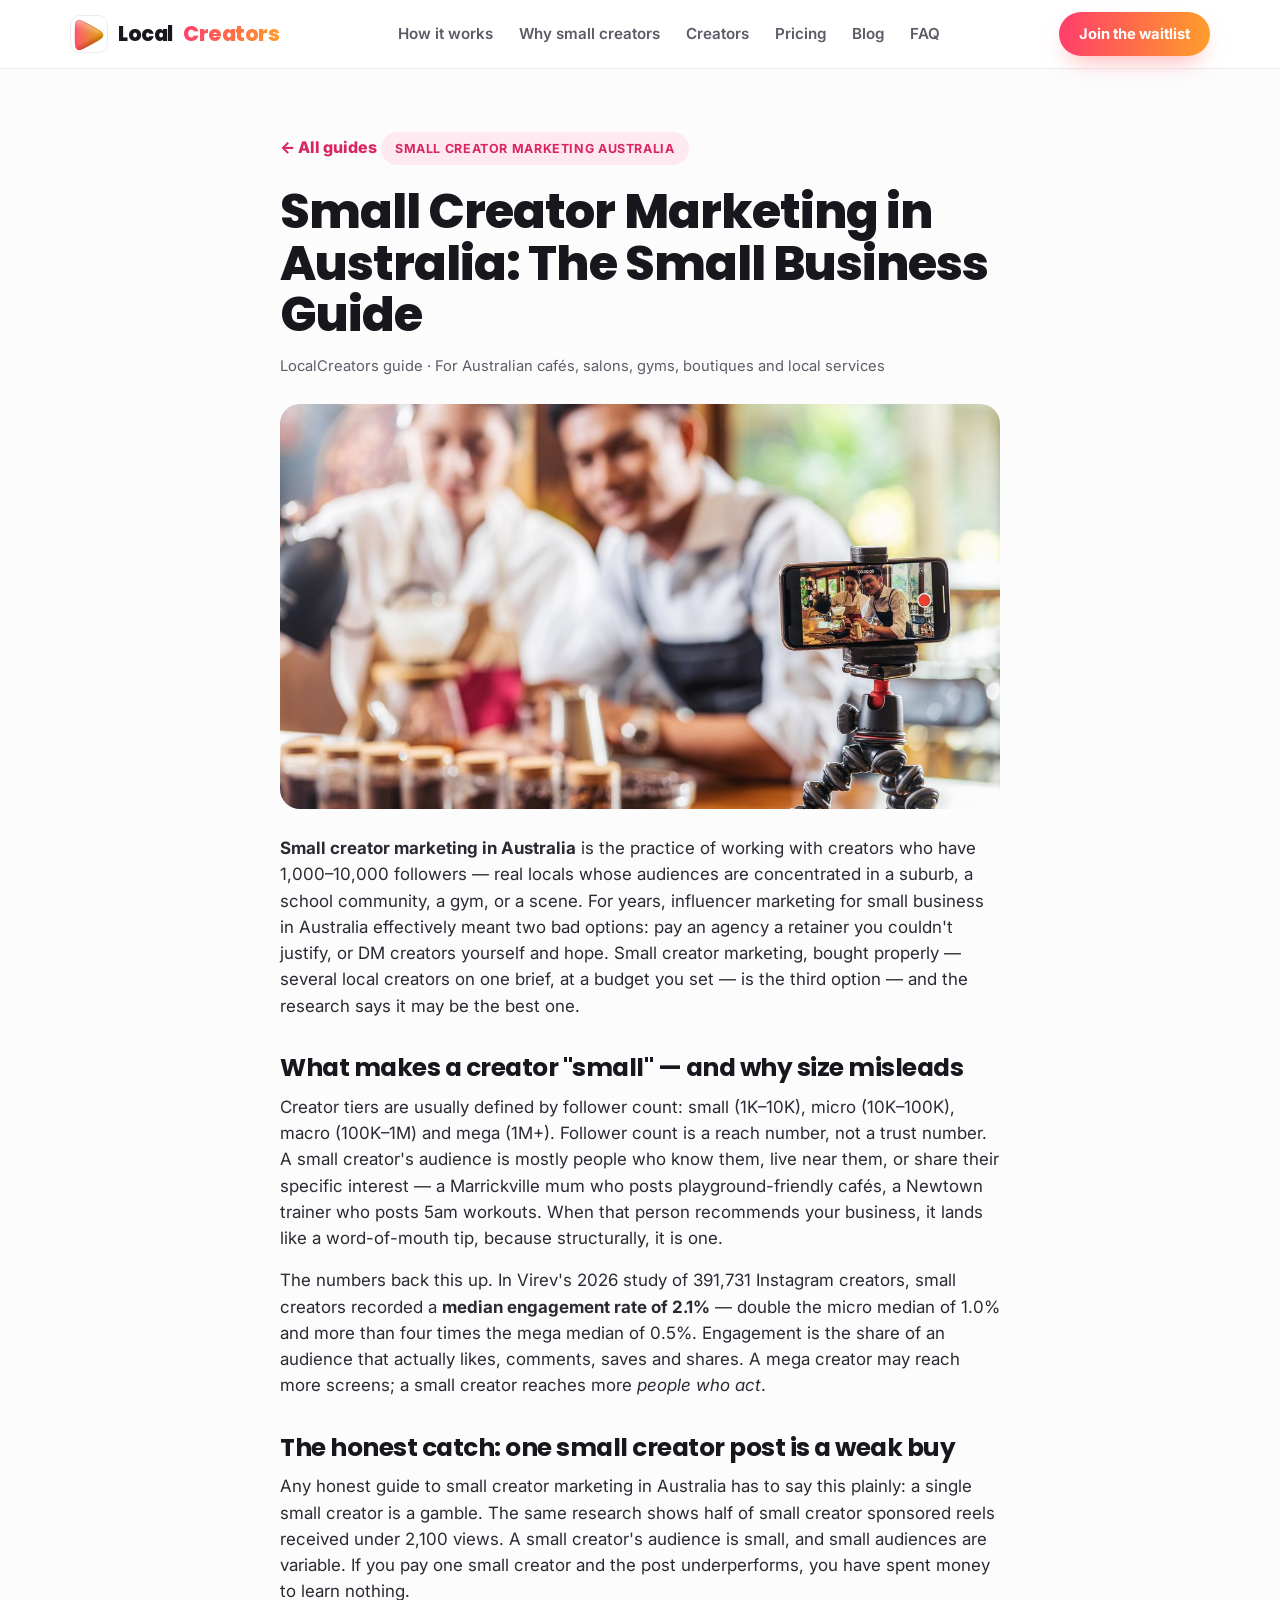
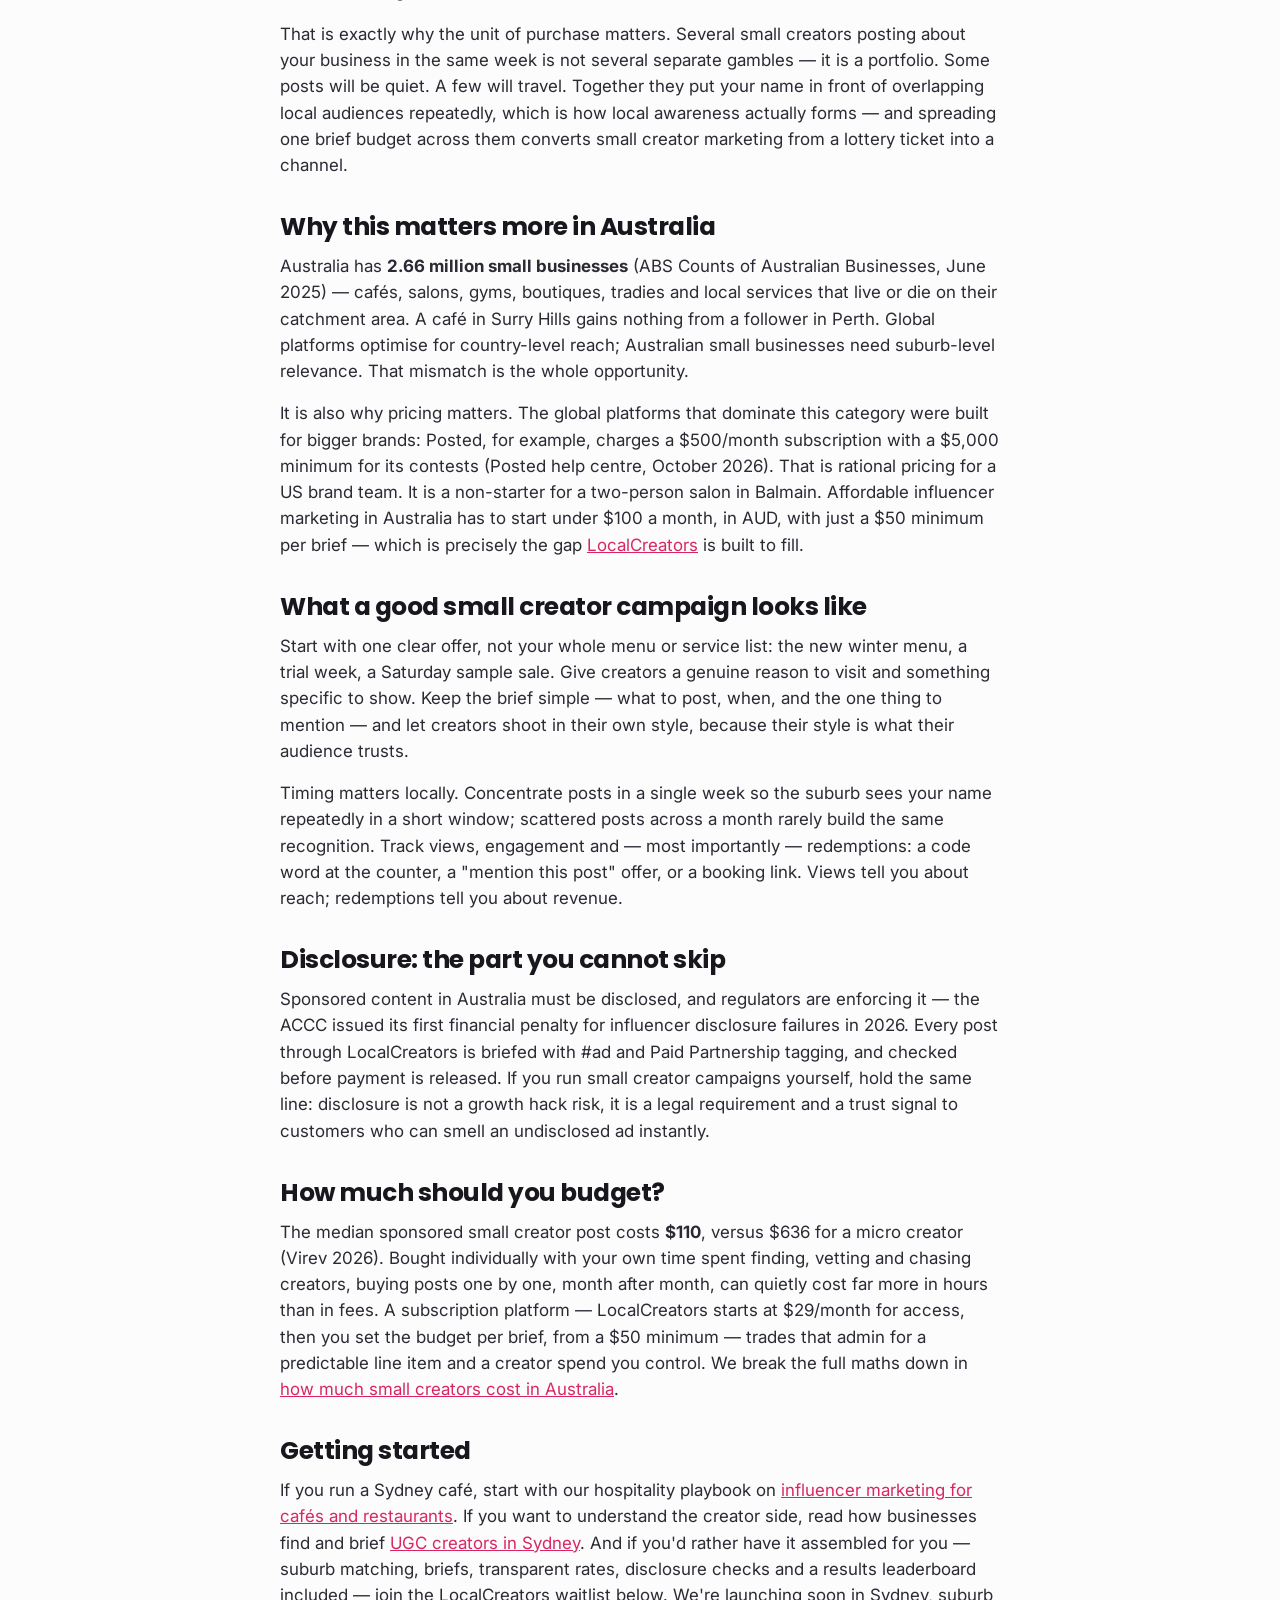
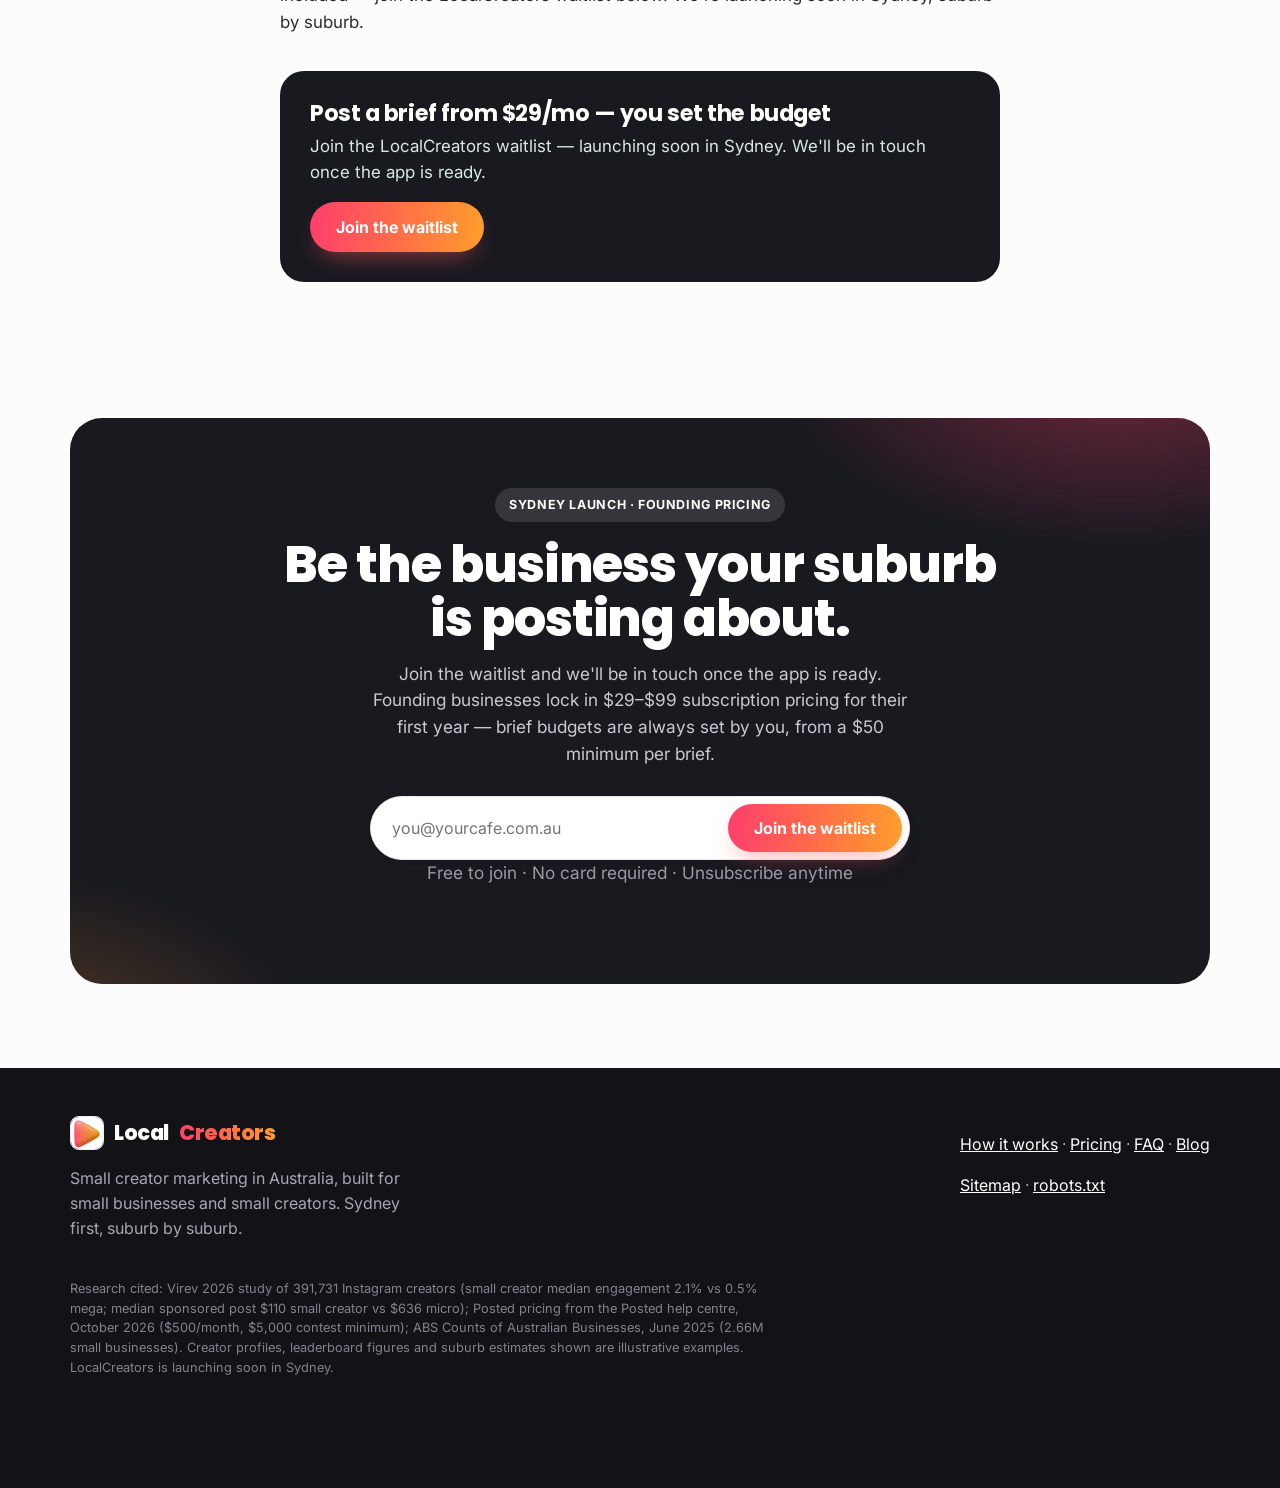
<file: blog/nano-influencer-marketing-australia.html>
<!doctype html>
<html lang="en-AU">
<head>
<meta charset="utf-8">
<meta name="viewport" content="width=device-width, initial-scale=1, viewport-fit=cover">
<meta name="color-scheme" content="light">
<meta name="theme-color" content="#FFF6F1">
<title>Nano Influencer Marketing Australia — The Small Business Guide | LocalCreators</title>
<meta name="description" content="What small creators are, why their 2.1% median engagement beats mega creators, and how Australian small businesses can actually buy this — without enterprise budgets.">
<link rel="canonical" href="https://getlocalcreators.vercel.app/blog/nano-influencer-marketing-australia.html">
<meta property="og:type" content="article">
<meta property="og:site_name" content="LocalCreators">
<meta property="og:title" content="Nano Influencer Marketing Australia — The Small Business Guide | LocalCreators">
<meta property="og:description" content="What small creators are, why their 2.1% median engagement beats mega creators, and how Australian small businesses can actually buy this — without enterprise budgets.">
<meta property="og:url" content="https://getlocalcreators.vercel.app/blog/nano-influencer-marketing-australia.html">
<meta property="og:image" content="https://getlocalcreators.vercel.app/assets/blog-nano.jpg">
<meta name="twitter:card" content="summary_large_image">
<meta name="twitter:title" content="Nano Influencer Marketing Australia — The Small Business Guide | LocalCreators">
<meta name="twitter:description" content="What small creators are, why their 2.1% median engagement beats mega creators, and how Australian small businesses can actually buy this — without enterprise budgets.">
<meta name="twitter:image" content="https://getlocalcreators.vercel.app/assets/blog-nano.jpg">
<link rel="icon" type="image/png" href="/assets/favicon.png">
<link rel="apple-touch-icon" href="/assets/logo-play.webp">
<link rel="preconnect" href="https://fonts.googleapis.com">
<link rel="preconnect" href="https://fonts.gstatic.com" crossorigin>
<link href="https://fonts.googleapis.com/css2?family=Poppins:wght@600;700;800&family=Inter:wght@400;500;600;700;800&display=swap" rel="stylesheet">
<script type="application/ld+json">
{"@context":"https://schema.org","@type":"BlogPosting","headline":"Nano Influencer Marketing in Australia: The Small Business Guide","description":"What small creators are, why their 2.1% median engagement beats mega creators, and how Australian small businesses can actually buy this — without enterprise budgets.","url":"https://getlocalcreators.vercel.app/blog/nano-influencer-marketing-australia.html","image":"https://getlocalcreators.vercel.app/assets/blog-nano.jpg","author":{"@type":"Organization","name":"LocalCreators"},"publisher":{"@type":"Organization","name":"LocalCreators"},"datePublished":"2026-11-27","mainEntityOfPage":{"@type":"WebPage","@id":"https://getlocalcreators.vercel.app/blog/nano-influencer-marketing-australia.html"}}
</script>
<style>
:root{
  --pink:#FF3E6C; --pink-dark:#D92662; --coral:#FF6B4A; --coral-dark:#E04E2C; --orange:#FF8A3D; --amber:#FFB020;
  --grad:linear-gradient(93deg,#FF3E6C 0%,#FF6B4A 48%,#FF9E2C 100%);
  --ink:#17171D; --ink-2:#5C5C68; --line:#EBEBF0; --bg:#FCFCFD; --card:#FFFFFF; --dark:#191920;
  --tint-pink:#FFE9F0; --tint-rose:#FFEAE3; --tint-peach:#FFF0E0; --tint-amber:#FFF4D6; --track:#F1F1F4;
  --radius:22px; --shadow:0 14px 34px -16px rgba(23,23,29,.16); --shadow-lg:0 30px 60px -30px rgba(23,23,29,.28);
  --font-d:"Poppins",system-ui,sans-serif; --font-b:"Inter",system-ui,sans-serif;
}
*{box-sizing:border-box}
html{scroll-behavior:smooth;overflow-x:clip}
body{margin:0;font-family:var(--font-b);color:var(--ink);background:var(--bg);line-height:1.55;-webkit-font-smoothing:antialiased;overflow-x:clip}
img{max-width:100%;display:block}
a{color:var(--pink-dark)}
button,[role="button"],select,summary,input:not([type="checkbox"]){min-height:44px}
h1,h2,h3{font-family:var(--font-d);line-height:1.08;margin:0;letter-spacing:-.02em}
.wrap{max-width:1180px;margin:0 auto;padding:0 20px;padding-left:max(20px,env(safe-area-inset-left));padding-right:max(20px,env(safe-area-inset-right))}
.grad-text{background:var(--grad);-webkit-background-clip:text;background-clip:text;color:transparent}
.tag{display:inline-flex;align-items:center;gap:8px;background:var(--tint-pink);color:var(--pink-dark);font-weight:700;font-size:.78rem;letter-spacing:.05em;text-transform:uppercase;padding:7px 14px;border-radius:999px}
.tag.coral{background:var(--tint-rose);color:var(--coral-dark)}
.tag.ghost{background:#fff;color:var(--ink-2);text-transform:none;letter-spacing:0;font-weight:600;border:1px solid var(--line)}
/* ---------- NAV ---------- */
header.nav{position:sticky;top:0;z-index:60;background:rgba(255,255,255,.9);backdrop-filter:blur(12px);border-bottom:1px solid var(--line)}
.nav-in{display:flex;align-items:center;gap:18px;padding-top:12px;padding-bottom:12px}
.logo{display:flex;align-items:center;gap:10px;text-decoration:none;color:var(--ink);font-family:var(--font-d);font-weight:800;font-size:1.3rem;letter-spacing:-.02em}
.brand-icon{flex:none;background:#fff;border:1px solid var(--line);border-radius:26%;object-fit:cover}
.app-head .brand-icon{border-width:1px}
.logo em{font-style:normal;background:var(--grad);-webkit-background-clip:text;background-clip:text;color:transparent}
.nav-links{display:flex;gap:2px;margin-left:auto;flex-wrap:wrap}
.nav-links a{color:var(--ink-2);text-decoration:none;font-weight:600;font-size:.95rem;padding:10px 12px;border-radius:10px}
.nav-links a:hover{color:var(--ink);background:#F5F5F7}
.btn{display:inline-flex;align-items:center;justify-content:center;gap:8px;min-height:48px;background:var(--grad);color:#fff;border:0;border-radius:999px;padding:13px 26px;font-weight:700;font-size:1rem;cursor:pointer;text-decoration:none;box-shadow:0 12px 24px -10px rgba(255,90,90,.55);transition:transform .15s,box-shadow .15s;font-family:var(--font-b)}
.btn:hover{transform:translateY(-2px);box-shadow:0 16px 30px -10px rgba(255,90,90,.6)}
.btn:active{transform:translateY(0)}
.btn.ghost{background:#fff;color:var(--ink);border:1.5px solid var(--line);box-shadow:var(--shadow)}
.btn.dark,.btn.green{background:var(--dark);color:#fff;box-shadow:0 12px 24px -12px rgba(23,23,29,.5)}
.btn.sun{background:var(--grad);color:#fff}
.btn.small{padding:10px 20px;font-size:.92rem;min-height:44px}
/* ---------- HERO ---------- */
.hero{position:relative;overflow:hidden;background:radial-gradient(900px 480px at 88% -10%,rgba(255,158,44,.16),transparent 60%),radial-gradient(820px 520px at -12% -6%,rgba(255,62,108,.15),transparent 55%),linear-gradient(#FFF8F3,#FFFFFF 78%)}
.hero-in{position:relative;display:grid;grid-template-columns:1.02fr .98fr;gap:48px;padding-top:64px;padding-bottom:64px;align-items:center}
.pill-new{display:inline-flex;align-items:center;gap:9px;background:#fff;border:1px solid var(--line);box-shadow:var(--shadow);border-radius:999px;padding:5px 16px 5px 5px;font-weight:600;font-size:.88rem;color:var(--ink)}
.pill-new .new-chip{background:var(--grad);color:#fff;font-weight:800;font-size:.72rem;letter-spacing:.04em;padding:4px 11px;border-radius:999px;text-transform:uppercase}
.hero h1{font-size:clamp(2.55rem,5.2vw,4.15rem);font-weight:800;margin:22px 0 0}
.hero p.lede{font-size:1.16rem;color:var(--ink-2);max-width:33rem;margin:20px 0 26px}
.waitlist{display:flex;gap:8px;background:#fff;padding:7px;border-radius:999px;border:1px solid var(--line);box-shadow:var(--shadow);max-width:540px;position:relative}
.waitlist input[type=email]{flex:1 1 200px;border:0;font-size:1rem;padding:10px 14px;font-family:var(--font-b);color:var(--ink);background:transparent;outline:none;min-width:0}
.waitlist .btn{flex:none}
.form-note{font-size:.85rem;color:var(--ink-2);margin-top:12px}
.checks{display:flex;flex-wrap:wrap;gap:8px 22px;margin-top:18px;padding:0;list-style:none}
.checks li{font-size:.92rem;font-weight:600;color:var(--ink-2);display:flex;align-items:center;gap:7px}
.checks li::before{content:"";width:19px;height:19px;flex:none;border-radius:50%;background-color:var(--tint-pink);background-image:url("data:image/svg+xml,%3Csvg xmlns='http://www.w3.org/2000/svg' viewBox='0 0 24 24' fill='none' stroke='%23FF3E6C' stroke-width='3.4' stroke-linecap='round' stroke-linejoin='round'%3E%3Cpath d='M4 12.5 9.5 18 20 6.5'/%3E%3C/svg%3E");background-size:11px;background-position:center;background-repeat:no-repeat}
.hero-tiles{display:grid;grid-template-columns:repeat(3,1fr);gap:12px}
.tile{position:relative;border-radius:18px;overflow:hidden;aspect-ratio:3/4.1;box-shadow:0 20px 36px -18px rgba(23,23,29,.35);background:#EDEDF1}
.tile img{position:absolute;inset:0;width:100%;height:100%;object-fit:cover}
.tile::after{content:"";position:absolute;inset:0;background:linear-gradient(180deg,rgba(10,10,14,.14),transparent 34%,transparent 52%,rgba(10,10,14,.72))}
.tile .t-chip{position:absolute;top:9px;left:9px;z-index:2;background:rgba(255,255,255,.94);color:var(--ink);font-size:.66rem;font-weight:800;padding:4px 9px;border-radius:999px;display:inline-flex;align-items:center;gap:5px}
.tile .t-chip i{width:0;height:0;border-left:7px solid var(--pink);border-top:4.5px solid transparent;border-bottom:4.5px solid transparent;display:inline-block}
.tile .t-meta{position:absolute;left:11px;right:11px;bottom:10px;z-index:2;color:#fff}
.tile .t-meta b{display:block;font-size:.8rem;line-height:1.25;text-shadow:0 1px 6px rgba(0,0,0,.4)}
.tile .t-meta span{font-size:.66rem;color:rgba(255,255,255,.85);font-weight:600}
.tile.float-a{animation:floaty 7s ease-in-out infinite}
.tile.float-b{animation:floaty 8.5s ease-in-out infinite reverse}
@keyframes floaty{0%,100%{transform:translateY(0)}50%{transform:translateY(-9px)}}
/* counters band */
.counters{display:grid;grid-template-columns:repeat(4,1fr);background:#fff;border:1px solid var(--line);border-radius:24px;box-shadow:var(--shadow);overflow:hidden;margin:6px 0 0}
.cstat{padding:26px 22px;text-align:center}
.cstat+.cstat{border-left:1px solid var(--line)}
.cstat b{font-family:var(--font-d);font-weight:800;font-size:2.05rem;display:block;line-height:1.1}
.cstat b small{font-size:1.05rem;font-weight:700}
.cstat>span{font-size:.86rem;color:var(--ink-2);display:block;margin-top:5px}
/* ---------- MARQUEE ---------- */
.marquee{border-block:1px solid var(--line);overflow:hidden;padding:15px 0;background:#fff;margin-top:56px}
.marquee-track{display:flex;gap:0;width:max-content;animation:scrollx 30s linear infinite}
.marquee span{font-family:var(--font-d);font-weight:700;font-size:1.05rem;color:#A6A6B0;padding:0 18px;white-space:nowrap}
.marquee span::after{content:"✦";color:var(--pink);margin-left:36px;font-size:.85rem}
@keyframes scrollx{to{transform:translateX(-50%)}}
/* ---------- SECTIONS ---------- */
section{padding:84px 0}
section.alt{background:#F7F7F9}
.sec-head{max-width:740px;margin:0 auto 46px;text-align:center}
.eyebrow{display:block;color:var(--pink);font-weight:800;font-size:.78rem;letter-spacing:.15em;text-transform:uppercase;margin-bottom:14px;font-family:var(--font-b)}
.sec-head h2{font-size:clamp(1.95rem,3.8vw,2.9rem);font-weight:800}
.sec-head p{color:var(--ink-2);font-size:1.08rem;margin:14px 0 0}
.reveal{opacity:1}
.grid4{display:grid;grid-template-columns:repeat(4,1fr);gap:18px}
.who-card{background:var(--card);border:1px solid var(--line);border-radius:var(--radius);overflow:hidden;box-shadow:var(--shadow);transition:transform .2s,box-shadow .2s}
.who-card:hover{transform:translateY(-5px)}
.who-card img{height:168px;width:100%;object-fit:cover}
.who-card .wc-b{padding:19px}
.who-card h3{font-size:1.18rem;margin-bottom:6px}
.who-card p{color:var(--ink-2);font-size:.94rem;margin:0}
.chiprow{display:flex;gap:6px;flex-wrap:wrap;margin-top:12px}
.chip{font-size:.75rem;font-weight:700;background:#F4F4F6;color:var(--ink-2);padding:5px 10px;border-radius:999px}
.chip.c{background:var(--tint-rose);color:var(--coral-dark)} .chip.s{background:var(--tint-amber);color:#8A5B00}
/* feature cards (Posted-style, pastel mock areas) */
.feat-grid{display:grid;grid-template-columns:repeat(4,1fr);gap:18px}
.feat-card{background:#fff;border:1px solid var(--line);border-radius:24px;padding:16px 16px 22px;box-shadow:var(--shadow);transition:transform .2s}
.feat-card:hover{transform:translateY(-5px)}
.feat-card .mock{height:172px;border-radius:16px;margin-bottom:18px;padding:14px;display:flex;flex-direction:column;justify-content:center;gap:8px;overflow:hidden}
.mock.t-pink{background:var(--tint-pink)} .mock.t-rose{background:var(--tint-rose)} .mock.t-peach{background:var(--tint-peach)} .mock.t-amber{background:var(--tint-amber)}
.mock .m-card{background:#fff;border-radius:12px;box-shadow:0 8px 18px -8px rgba(23,23,29,.18);padding:9px 11px;font-size:.72rem;font-weight:600;display:flex;align-items:center;gap:8px;line-height:1.3}
.mock .m-card b{font-size:.76rem}
.mock .m-chip{margin-left:auto;flex:none;font-size:.64rem;font-weight:800;padding:4px 9px;border-radius:999px;background:var(--grad);color:#fff}
.mock .m-chip.soft{background:var(--tint-amber);color:#8A5B00}
.mock .m-chip.plain{background:#F1F1F4;color:var(--ink-2)}
.mock .m-dot{width:26px;height:26px;border-radius:9px;flex:none;background-size:cover;background-position:center;background-color:#fff}
.mock .m-rowline{height:8px;border-radius:99px;background:rgba(255,255,255,.85)}
.mock .m-rank{width:20px;height:20px;flex:none;border-radius:50%;background:#fff;display:grid;place-items:center;font-weight:800;font-size:.66rem;color:var(--pink-dark);box-shadow:0 2px 6px rgba(23,23,29,.12)}
.feat-card h3{font-size:1.22rem;margin:0 0 7px}
.feat-card p{color:var(--ink-2);font-size:.94rem;margin:0}
.feat-card .src{display:block;font-size:.7rem;font-weight:800;letter-spacing:.07em;text-transform:uppercase;margin-bottom:8px;background:var(--grad);-webkit-background-clip:text;background-clip:text;color:transparent}
/* steps flow (Posted alternating rows) */
.step-row{display:grid;grid-template-columns:1fr 1fr;gap:60px;align-items:center;padding:40px 0}
.step-row.flip .step-copy{order:2}
.step-pill{display:inline-block;background:var(--tint-pink);color:var(--pink-dark);font-weight:800;font-size:.78rem;letter-spacing:.03em;padding:6px 14px;border-radius:999px;margin-bottom:16px}
.step-copy h3{font-size:clamp(1.65rem,3vw,2.35rem);font-weight:800;margin-bottom:12px}
.step-copy p{color:var(--ink-2);font-size:1.04rem;margin:0;max-width:30rem}
.ui-card{background:#fff;border:1px solid var(--line);border-radius:26px;box-shadow:var(--shadow-lg);padding:24px}
.ui-card .uc-head{display:flex;align-items:center;gap:10px;margin-bottom:4px}
.ui-card .uc-head b{font-family:var(--font-d);font-size:1.12rem}
.ui-card .uc-sub{font-size:.84rem;color:var(--ink-2);margin:0 0 16px}
.uc-pill{margin-left:auto;flex:none;font-size:.7rem;font-weight:800;padding:5px 11px;border-radius:999px;background:var(--tint-amber);color:#8A5B00}
.uc-pill.live{background:var(--tint-pink);color:var(--pink-dark)}
.f-label{display:block;font-size:.68rem;font-weight:800;letter-spacing:.09em;text-transform:uppercase;color:var(--ink-2);margin:14px 0 7px}
.f-field{border:1.5px solid var(--pink);background:#FFF5F7;border-radius:13px;padding:12px 14px;font-weight:600;font-size:.94rem;display:flex;align-items:center;gap:9px}
.f-field.dim{border-color:var(--line);background:#fff;color:var(--ink)}
.f-field .cur{color:var(--pink-dark);font-weight:800}
.f-platforms{display:grid;grid-template-columns:1fr 1fr;gap:10px}
.f-plat{border:1.5px solid var(--line);border-radius:13px;padding:12px;text-align:center;font-weight:700;font-size:.9rem;background:#fff}
.f-plat.on{border-color:var(--pink);background:#FFF5F7}
.f-next{margin-top:18px;width:100%;border:0;background:var(--grad);opacity:.92;color:#fff;font-weight:700;font-size:1rem;border-radius:999px;padding:14px;cursor:pointer;font-family:var(--font-b);min-height:50px}
.q-row{display:flex;align-items:center;gap:12px;border:1px solid var(--line);border-radius:16px;padding:10px 12px;margin-top:10px;background:#fff}
.q-row.hot{border-color:var(--pink);box-shadow:0 0 0 3px var(--tint-pink)}
.q-rank{font-weight:800;color:#B9B9C2;font-size:.9rem;width:16px;text-align:center;flex:none}
.q-row .avatar{width:40px;height:40px}
.q-main{flex:1;min-width:0}
.q-main b{display:block;font-size:.9rem;line-height:1.25}
.q-main span{font-size:.74rem;color:var(--ink-2)}
.q-score{flex:none;background:var(--tint-amber);color:#8A5B00;font-weight:800;font-size:.8rem;padding:5px 11px;border-radius:999px}
.q-cta{margin-top:14px;background:linear-gradient(93deg,#FF8A3D,#FFB020);color:#fff;text-align:center;font-weight:700;font-size:.9rem;border-radius:13px;padding:12px}
.arena-grid{display:grid;grid-template-columns:repeat(3,1fr);gap:9px}
.arena-tile{position:relative;border-radius:13px;overflow:hidden;aspect-ratio:3/3.9;background:#EDEDF1}
.arena-tile img{position:absolute;inset:0;width:100%;height:100%;object-fit:cover}
.arena-tile::after{content:"";position:absolute;inset:0;background:linear-gradient(180deg,transparent 46%,rgba(10,10,14,.66))}
.arena-tile .a-eng{position:absolute;top:7px;right:7px;z-index:2;background:rgba(255,255,255,.94);font-size:.6rem;font-weight:800;padding:3px 7px;border-radius:999px;color:var(--ink)}
.arena-tile .a-name{position:absolute;left:8px;bottom:7px;z-index:2;color:#fff;font-size:.64rem;font-weight:700;line-height:1.3}
.arena-foot{margin-top:14px;background:#F7F7F9;border-radius:13px;padding:12px 14px;display:flex;justify-content:space-between;gap:10px;font-size:.82rem;color:var(--ink-2);flex-wrap:wrap}
.arena-foot b{color:var(--ink)}
.champ-thumbs{display:grid;grid-template-columns:repeat(3,1fr);gap:9px;margin-bottom:16px}
.champ-bars{display:flex;align-items:flex-end;gap:10px;height:86px;border-bottom:2px solid var(--line);padding:0 2px}
.champ-bars i{flex:1;border-radius:8px 8px 0 0;background:linear-gradient(180deg,var(--amber),var(--orange));display:block}
.champ-bars i:first-child{background:#F3D9A4}.champ-bars i:nth-child(2){background:#FFC98A}.champ-bars i:nth-child(3){background:#FFAB63}.champ-bars i:nth-child(5){background:linear-gradient(180deg,var(--coral),var(--pink))}
.champ-stats{display:grid;grid-template-columns:repeat(3,1fr);margin-top:16px;background:#F7F7F9;border-radius:13px;padding:13px 6px}
.champ-stats div{text-align:center}
.champ-stats span{display:block;font-size:.64rem;font-weight:800;letter-spacing:.07em;text-transform:uppercase;color:var(--ink-2)}
.champ-stats b{font-family:var(--font-d);font-size:1.12rem}
/* loop */
.loop-grid{display:grid;grid-template-columns:1fr 1fr;gap:56px;align-items:center}
.ring-wrap{position:relative;width:min(430px,92vw);aspect-ratio:1;margin:0 auto}
.ring-wrap svg.ring{position:absolute;inset:0;width:100%;height:100%;transform:rotate(-90deg)}
.ring-center{position:absolute;inset:0;display:flex;flex-direction:column;align-items:center;justify-content:center;text-align:center;padding:0 70px}
.ring-center .rc-label{font-size:.68rem;font-weight:800;letter-spacing:.1em;text-transform:uppercase;background:var(--tint-pink);color:var(--pink-dark);padding:5px 12px;border-radius:999px}
.ring-center b{font-family:var(--font-d);font-weight:800;font-size:2.9rem;line-height:1.05;margin-top:12px}
.ring-center span{font-size:.86rem;color:var(--ink-2)}
.ring-node{position:absolute;display:flex;align-items:center;gap:8px;background:#fff;border:1px solid var(--line);box-shadow:var(--shadow);border-radius:999px;padding:7px 14px 7px 7px;font-weight:700;font-size:.82rem;white-space:nowrap;transform:translate(-50%,-50%)}
.ring-node i{width:23px;height:23px;flex:none;border-radius:50%;background:var(--grad);color:#fff;display:grid;place-items:center;font-style:normal;font-size:.72rem;font-weight:800}
.rn-1{left:50%;top:2%}.rn-2{left:97%;top:34%}.rn-3{left:84%;top:88%}.rn-4{left:16%;top:88%}.rn-5{left:3%;top:34%}
/* loop ring step-by-step animation (JS adds .anim when the ring scrolls into view; JS sets every dashoffset transition inline, so no stylesheet transition may fight it) */
.ring-wrap.anim .ring-node{opacity:0;transform:translate(-50%,-50%) scale(.55);transition:opacity .45s ease,transform .5s cubic-bezier(.34,1.4,.64,1),box-shadow .35s ease}
.ring-wrap.anim .ring-node.is-on{opacity:1;transform:translate(-50%,-50%) scale(1)}
.ring-wrap.anim .ring-node.is-now{box-shadow:0 0 0 4px var(--tint-pink),var(--shadow-lg)}
.ring-wrap.anim .ring-node.is-now i{animation:nodePulse 1.5s ease-in-out infinite}
@keyframes nodePulse{0%,100%{transform:scale(1)}50%{transform:scale(1.22)}}
/* why nano bars */
.bars{display:grid;grid-template-columns:1fr 1fr;gap:20px}
.bar-card{background:#fff;border:1px solid var(--line);border-radius:24px;padding:26px;box-shadow:var(--shadow)}
.bar-card h3{font-size:1.25rem;margin-bottom:18px}
.cbar{margin-bottom:18px}
.cbar .cb-top{display:flex;justify-content:space-between;font-weight:700;font-size:.95rem;margin-bottom:7px;gap:10px}
.cbar .cb-top b{font-family:var(--font-d);font-size:1.25rem}
.cbar .track{height:15px;background:var(--track);border-radius:99px;overflow:hidden}
.cbar .fill{height:100%;width:0;border-radius:99px;transition:width 1.4s cubic-bezier(.2,.8,.2,1)}
.fill.nano{background:var(--grad)} .fill.mega{background:#FFC4A3} .fill.micro{background:#FFAB63}
.source-note{font-size:.85rem;color:var(--ink-2);margin-top:8px}
/* comparison cards */
.cmp{display:grid;grid-template-columns:repeat(3,1fr);gap:18px;align-items:stretch;padding-top:16px}
.cmp-card{background:#fff;border:1px solid var(--line);border-radius:26px;padding:28px;display:flex;flex-direction:column;box-shadow:var(--shadow)}
.cmp-card.us{background:var(--dark);color:#fff;box-shadow:var(--shadow-lg);position:relative;border-color:var(--dark)}
.cmp-badge{position:absolute;top:-15px;left:24px;background:var(--grad);color:#fff;font-weight:800;font-size:.72rem;letter-spacing:.05em;text-transform:uppercase;padding:7px 14px;border-radius:999px}
.cmp-name{font-family:var(--font-d);font-weight:800;font-size:1.25rem;display:flex;align-items:center;gap:9px}
.cmp-price{font-family:var(--font-d);font-weight:800;font-size:2.5rem;line-height:1;margin:14px 0 4px}
.cmp-price small{font-family:var(--font-b);font-size:.9rem;font-weight:600;opacity:.7}
.cmp-tag{margin:0;font-size:.94rem;color:var(--ink-2)}
.cmp-card.us .cmp-tag{color:#B9B9C2}
.cmp-list{list-style:none;padding:0;margin:16px 0 22px;flex:1}
.cmp-list li{position:relative;padding:9px 0 9px 36px;font-size:.94rem;border-top:1px dashed var(--line)}
.cmp-card.us .cmp-list li{border-top-color:rgba(255,255,255,.16)}
.cmp-list li::before{content:"";position:absolute;left:0;top:8px;width:24px;height:24px;border-radius:50%;background-color:var(--tint-pink);background-image:url("data:image/svg+xml,%3Csvg xmlns='http://www.w3.org/2000/svg' viewBox='0 0 24 24' fill='none' stroke='%23FF3E6C' stroke-width='3.4' stroke-linecap='round' stroke-linejoin='round'%3E%3Cpath d='M4 12.5 9.5 18 20 6.5'/%3E%3C/svg%3E");background-size:13px;background-position:center;background-repeat:no-repeat}
.cmp-list li.n::before{background-color:var(--tint-rose);background-image:url("data:image/svg+xml,%3Csvg xmlns='http://www.w3.org/2000/svg' viewBox='0 0 24 24' fill='none' stroke='%23E04E2C' stroke-width='3.2' stroke-linecap='round'%3E%3Cpath d='M6 6l12 12M18 6L6 18'/%3E%3C/svg%3E")}
.cmp-list li.m::before{background-color:#F1F1F4;background-image:url("data:image/svg+xml,%3Csvg xmlns='http://www.w3.org/2000/svg' viewBox='0 0 24 24' fill='none' stroke='%235C5C68' stroke-width='3.2' stroke-linecap='round'%3E%3Cpath d='M5 12h14'/%3E%3C/svg%3E")}
/* leaderboard */
.board-head{display:flex;align-items:center;gap:14px;padding:18px 20px;border:1px solid var(--line);border-radius:20px;flex-wrap:wrap;background:#fff;box-shadow:var(--shadow);margin-bottom:14px}
.board-head h3{font-size:1.3rem}
.live-dot{width:10px;height:10px;border-radius:50%;background:var(--pink);animation:pulse 1.6s infinite;flex:none}
@keyframes pulse{0%{box-shadow:0 0 0 0 rgba(255,62,108,.45)}100%{box-shadow:0 0 0 9px rgba(255,62,108,0)}}
.seg-ctrl{display:flex;flex-wrap:nowrap;gap:8px;overflow-x:auto;background:transparent;padding:4px 2px 10px;scrollbar-width:none;-webkit-overflow-scrolling:touch;max-width:100%;min-width:0}
.seg-ctrl::-webkit-scrollbar{display:none}
.seg-ctrl button{flex:none;border:1.5px solid var(--line);background:#fff;font-family:var(--font-b);font-weight:700;font-size:.88rem;padding:9px 16px;border-radius:999px;cursor:pointer;color:var(--ink);min-height:44px;white-space:nowrap}
.seg-ctrl button:hover{border-color:#D8D8E0}
.seg-ctrl button[aria-pressed="true"]{background:var(--grad);border-color:transparent;color:#fff;box-shadow:0 8px 18px -8px rgba(255,90,90,.6)}
.board-head .seg-ctrl{margin-left:auto;padding-bottom:4px}
#board-rows{display:grid;gap:11px}
.brow{display:flex;align-items:center;gap:14px;padding:14px 18px;background:#fff;border:1px solid var(--line);border-radius:18px;box-shadow:0 8px 20px -12px rgba(23,23,29,.14);transition:transform .15s,box-shadow .15s}
.brow:hover{transform:translateY(-2px);box-shadow:var(--shadow)}
.brow.top1{background:linear-gradient(120deg,#FFF6E0,#fff 58%)}
.rank{font-family:var(--font-d);font-weight:800;font-size:1.02rem;width:44px;height:44px;flex:none;display:grid;place-items:center;border-radius:50%;background:#F4F4F6;color:var(--ink-2)}
.rank.r1{background:var(--grad);color:#fff;box-shadow:0 0 0 4px var(--tint-amber)}
.rank.r2{background:var(--tint-pink);color:var(--pink-dark)}
.rank.r3{background:var(--tint-amber);color:#8A5B00}
.brow .avatar{width:52px;height:52px}
.avatar{display:inline-block;vertical-align:middle;width:38px;height:38px;border-radius:50%;flex:none;background-color:var(--tint-rose);background-size:cover;background-position:center;box-shadow:0 2px 6px rgba(0,0,0,.15)}
.av-1{background-image:url(/assets/creator-mia.jpg)}.av-2{background-image:url(/assets/creator-priya.jpg)}.av-3{background-image:url(/assets/creator-jayden.jpg)}.av-4{background-image:url(/assets/creator-aisha.jpg)}.av-5{background-image:url(/assets/creator-tom.jpg)}.av-6{background-image:url(/assets/creator-lena.jpg)}.av-7{background-image:url(/assets/creator-sofia.jpg)}.av-8{background-image:url(/assets/creator-ruby.jpg)}.av-9{background-image:url(/assets/creator-noah.jpg)}
.b-main{flex:1;min-width:0}
.b-namerow{display:flex;align-items:center;gap:8px;flex-wrap:wrap}
.b-namerow b{font-size:1.02rem}
.sub-chip{font-size:.66rem;font-weight:800;letter-spacing:.04em;background:var(--tint-peach);color:#A85B12;padding:3px 9px;border-radius:999px;text-transform:uppercase}
.b-label{font-size:.83rem;color:var(--ink-2);display:block;margin-top:1px}
.b-bar{margin-top:8px;max-width:340px}
.b-bar .track{display:block;height:9px;background:var(--track);border-radius:99px;overflow:hidden}
.b-bar .fill{display:block;height:100%;background:var(--grad);width:0;transition:width 1.2s ease;border-radius:99px}
.b-views{font-family:var(--font-d);font-weight:800;font-size:1.28rem;text-align:right;line-height:1.05;flex:none}
.b-views small{display:block;font-family:var(--font-b);font-weight:700;font-size:.64rem;color:var(--ink-2);text-transform:uppercase;letter-spacing:.06em;margin-top:3px}
/* creators */
.creators-grid{display:grid;grid-template-columns:repeat(4,1fr);gap:18px}
.ccard{background:#fff;border:1px solid var(--line);border-radius:24px;padding:20px;cursor:pointer;text-align:left;font-family:var(--font-b);box-shadow:var(--shadow);transition:transform .18s,box-shadow .18s;width:100%;display:flex;flex-direction:column;align-items:stretch}
.cc-top{display:flex;align-items:flex-start;justify-content:space-between;gap:10px}
.cc-top .badge{flex:none;margin-top:4px}
.ccard:hover{transform:translateY(-5px)}
.ccard .avatar{width:58px;height:58px;border-radius:18px}
.ccard h3{font-size:1.1rem;margin:12px 0 2px;font-family:var(--font-b);font-weight:800;letter-spacing:0}
.ccard .handle{color:var(--ink-2);font-size:.85rem}
.ccard .stats{display:flex;gap:8px;margin-top:14px;padding-top:13px;border-top:1px solid var(--line);font-size:.78rem;color:var(--ink-2)}
.ccard .stats span{flex:1}
.ccard .stats b{display:block;font-size:.98rem;color:var(--ink)}
.badge{display:inline-block;font-size:.68rem;font-weight:800;letter-spacing:.04em;text-transform:uppercase;padding:4px 10px;border-radius:999px;background:var(--tint-amber);color:#8A5B00}
.badge.coral{background:var(--tint-pink);color:var(--pink-dark)}
/* suburb picker */
.picker{display:grid;grid-template-columns:1.1fr .9fr;gap:22px;align-items:start}
.suburb-grid{display:flex;flex-wrap:wrap;gap:9px}
.suburb{border:1.5px solid var(--line);background:#fff;border-radius:999px;padding:12px 20px;font-weight:700;font-family:var(--font-b);font-size:.95rem;cursor:pointer;transition:all .15s;min-height:48px;color:var(--ink)}
.suburb:hover{border-color:#D8D8E0;background:#FFF8F3}
.suburb[aria-pressed="true"]{background:var(--grad);border-color:transparent;color:#fff;box-shadow:0 10px 20px -8px rgba(255,90,90,.55)}
.picker-panel{background:var(--dark);color:#fff;border-radius:26px;padding:30px;box-shadow:var(--shadow-lg)}
.picker-panel h3{font-size:1.65rem;margin:12px 0 6px}
.picker-panel .pp-stats{display:grid;grid-template-columns:1fr 1fr;gap:12px;margin:20px 0}
.picker-panel .pp-stats div{background:rgba(255,255,255,.07);border:1px solid rgba(255,255,255,.13);border-radius:14px;padding:14px}
.picker-panel .pp-stats b{font-family:var(--font-d);font-weight:800;font-size:1.55rem;display:block;background:var(--grad);-webkit-background-clip:text;background-clip:text;color:transparent}
.picker-panel .pp-stats span{font-size:.8rem;color:#B9B9C2}
/* pricing */
.pricing{display:grid;grid-template-columns:repeat(3,1fr);gap:18px;align-items:stretch}
.price-card{background:#fff;border:1px solid var(--line);border-radius:26px;padding:30px;display:flex;flex-direction:column;box-shadow:var(--shadow)}
.price-card.hot{background:var(--dark);color:#fff;box-shadow:var(--shadow-lg);transform:scale(1.03);border-color:var(--dark)}
.price-card .pname{font-weight:800;letter-spacing:.05em;text-transform:uppercase;font-size:.85rem}
.price-card .amount{font-family:var(--font-d);font-weight:800;font-size:3.1rem;line-height:1;margin:12px 0 4px}
.price-card .amount small{font-size:1rem;font-family:var(--font-b);font-weight:600;opacity:.7}
.price-card ul{list-style:none;padding:0;margin:18px 0 24px;flex:1}
.price-card li{padding:7px 0 7px 28px;position:relative;font-size:.96rem}
.price-card li::before{content:"✓";position:absolute;left:0;font-weight:900;color:var(--pink)}
/* budget */
.budget-box{background:#fff;border:1px solid var(--line);border-radius:26px;padding:30px;box-shadow:var(--shadow)}
.budget-top{display:flex;align-items:baseline;justify-content:space-between;gap:10px 18px;flex-wrap:wrap}
.budget-top label{font-family:var(--font-d);font-weight:800;font-size:1.1rem}
.budget-amount{font-family:var(--font-d);font-weight:800;font-size:2.6rem;line-height:1;background:var(--grad);-webkit-background-clip:text;background-clip:text;color:transparent}
#budget-range{-webkit-appearance:none;appearance:none;width:100%;height:44px;background:transparent;cursor:pointer;margin:2px 0 0;padding:0}
#budget-range::-webkit-slider-runnable-track{height:10px;border-radius:99px;background:linear-gradient(90deg,#FF3E6C,#FF9E2C) 0 0/var(--fill,29%) 100% no-repeat,#F1F1F4}
#budget-range::-webkit-slider-thumb{-webkit-appearance:none;appearance:none;width:28px;height:28px;margin-top:-9px;border-radius:50%;background:#fff;border:3px solid var(--pink);box-shadow:0 4px 12px rgba(23,23,29,.25);cursor:grab}
#budget-range::-moz-range-track{height:10px;border-radius:99px;background:#F1F1F4}
#budget-range::-moz-range-progress{height:10px;border-radius:99px;background:linear-gradient(90deg,#FF3E6C,#FF9E2C)}
#budget-range::-moz-range-thumb{width:22px;height:22px;border-radius:50%;background:#fff;border:3px solid var(--pink);box-shadow:0 4px 12px rgba(23,23,29,.25);cursor:grab}
.budget-scale{display:flex;justify-content:space-between;font-size:.8rem;font-weight:700;color:var(--ink-2)}
#budget-note{color:var(--ink-2);margin:14px 0 0;font-size:.95rem;max-width:48rem}
.budget-stats{display:grid;grid-template-columns:repeat(4,1fr);gap:12px;margin-top:22px}
.budget-stats div{border-radius:16px;padding:16px}
.budget-stats div:nth-child(1){background:var(--tint-pink)} .budget-stats div:nth-child(2){background:var(--tint-peach)} .budget-stats div:nth-child(3){background:var(--tint-amber)} .budget-stats div:nth-child(4){background:var(--tint-rose)}
.budget-stats b{font-family:var(--font-d);font-weight:800;font-size:1.5rem;display:block;white-space:nowrap}
.budget-stats span{font-size:.82rem;color:var(--ink-2);display:block;margin-top:2px}
@media (max-width:700px){.budget-stats{grid-template-columns:1fr 1fr}.budget-amount{font-size:2.15rem}.budget-box{padding:24px 20px}}
.rate-line{font-weight:800;color:var(--pink-dark);font-size:.92rem;margin-top:8px}
/* results + testimonials */
.stats-band{display:grid;grid-template-columns:repeat(3,1fr);background:#fff;border:1px solid var(--line);border-radius:24px;box-shadow:var(--shadow);overflow:hidden;margin-bottom:20px}
.stats-band .cstat b{font-size:2.5rem}
.tst-grid{display:grid;grid-template-columns:repeat(3,1fr);gap:18px}
.tst-card{background:#fff;border:1px solid var(--line);border-radius:24px;padding:28px;box-shadow:var(--shadow);display:flex;flex-direction:column}
.tst-card.dark{background:var(--dark);color:#fff;border-color:var(--dark)}
.tst-card .qmark{font-family:var(--font-d);font-weight:800;font-size:2.2rem;line-height:.6;background:var(--grad);-webkit-background-clip:text;background-clip:text;color:transparent}
.tst-card blockquote{margin:16px 0 20px;font-size:1.04rem;line-height:1.55;flex:1}
.tst-card .t-who{display:flex;align-items:center;gap:11px}
.tst-card .t-av{width:42px;height:42px;border-radius:13px;flex:none;background:var(--grad);color:#fff;display:grid;place-items:center;font-family:var(--font-d);font-weight:800;font-size:1rem}
.tst-card .t-who b{display:block;font-size:.94rem;line-height:1.3}
.tst-card .t-who span{font-size:.8rem;color:var(--ink-2)}
.tst-card.dark .t-who span{color:#B9B9C2}
.tst-stats{display:flex;gap:22px;margin-bottom:18px}
.tst-stats b{font-family:var(--font-d);font-weight:800;font-size:1.7rem;display:block;line-height:1.1}
.tst-stats span{font-size:.76rem;color:var(--ink-2)}
.tst-card.dark .tst-stats span{color:#B9B9C2}
/* faq */
.faq{max-width:820px;margin:0 auto}
details.faq-item{background:#fff;border:1px solid var(--line);border-radius:18px;margin-bottom:12px;overflow:hidden;box-shadow:0 6px 16px -10px rgba(23,23,29,.12)}
details.faq-item summary{cursor:pointer;font-weight:700;font-size:1.04rem;padding:19px 22px;list-style:none;display:flex;justify-content:space-between;gap:14px;align-items:center;font-family:var(--font-d)}
details.faq-item summary::-webkit-details-marker{display:none}
details.faq-item summary::after{content:"+";font-family:var(--font-d);font-weight:800;font-size:1.45rem;color:var(--pink);flex:none}
details.faq-item[open ] summary::after{content:"–"}
details.faq-item .faq-a{padding:0 22px 20px;color:var(--ink-2)}
/* blog cards */
.blog-grid{display:grid;grid-template-columns:repeat(2,1fr);gap:18px}
.post-card{background:#fff;border:1px solid var(--line);border-radius:var(--radius);padding:26px;text-decoration:none;color:var(--ink);display:block;box-shadow:var(--shadow);transition:transform .18s;overflow:hidden}
.post-card .post-thumb{width:calc(100% + 52px);max-width:none;height:180px;object-fit:cover;display:block;margin:-26px -26px 18px}
.post-card:hover{transform:translateY(-4px)}
.post-card h3{font-size:1.4rem;margin:12px 0 8px}
.post-card p{color:var(--ink-2);margin:0 0 14px}
.post-card .read{font-weight:800;background:var(--grad);-webkit-background-clip:text;background-clip:text;color:transparent}
/* final cta */
.final-banner{position:relative;overflow:hidden;background:var(--dark);border-radius:32px;color:#fff;text-align:center;padding:70px 30px}
.final-banner::before{content:"";position:absolute;inset:0;background:radial-gradient(560px 300px at 92% -10%,rgba(255,62,108,.38),transparent 62%),radial-gradient(520px 300px at -6% 112%,rgba(255,158,44,.26),transparent 60%)}
.final-banner>*{position:relative}
.final-banner h2{font-size:clamp(2rem,4.4vw,3.15rem);font-weight:800;max-width:760px;margin:16px auto 14px}
.final-banner p{max-width:560px;margin:0 auto 28px;font-size:1.08rem;color:#C9C9D2}
.final-banner .waitlist{margin:0 auto}
.final-banner .form-note{color:#9A9AA5}
footer{background:#121217;color:#A7A7B3;padding:48px 0 110px}
footer .f-grid{display:flex;gap:30px;flex-wrap:wrap;justify-content:space-between}
footer a{color:#fff}
footer small{display:block;margin-top:22px;color:#83838E;font-size:.8rem;max-width:700px}
/* sticky mobile cta */
.sticky-cta{position:fixed;left:0;right:0;bottom:0;z-index:55;background:var(--dark);padding:10px 14px calc(10px + env(safe-area-inset-bottom));display:none;align-items:center;gap:12px}
.sticky-cta b{color:#fff;font-size:.92rem;line-height:1.25}
.sticky-cta .btn{margin-left:auto;flex:none}
/* toast */
.toast{position:fixed;left:50%;bottom:96px;transform:translateX(-50%);z-index:200;background:var(--dark);color:#fff;border:2px solid var(--pink);border-radius:16px;padding:16px 44px 16px 18px;max-width:min(480px,92vw);box-shadow:var(--shadow-lg);display:none;font-weight:600}
.toast.show{display:block;animation:toastIn .35s ease}
@keyframes toastIn{from{opacity:0;transform:translate(-50%,16px)}to{opacity:1;transform:translate(-50%,0)}}
.toast.error{border-color:var(--coral);background:#4A1408}
.toast button{position:absolute;top:2px;right:2px;background:none;border:0;color:#fff;font-size:1.25rem;cursor:pointer;min-height:44px;min-width:44px;line-height:1}
/* bottom sheet */
.sheet-back{position:fixed;inset:0;background:rgba(18,18,23,.55);z-index:90;opacity:0;pointer-events:none;transition:opacity .3s}
.sheet-back.open{opacity:1;pointer-events:auto}
.sheet{position:fixed;left:0;right:0;bottom:0;z-index:95;background:#fff;border-radius:26px 26px 0 0;max-width:640px;margin:0 auto;transform:translateY(105%);transition:transform .38s cubic-bezier(.2,.9,.25,1);max-height:88vh;overflow:auto;box-shadow:var(--shadow-lg)}
.sheet.open{transform:none}
.sheet-in{padding:26px 26px 34px}
.sheet .grab{width:46px;height:5px;border-radius:99px;background:var(--line);margin:10px auto 0}
.sheet .s-head{display:flex;gap:16px;align-items:center}
.sheet .avatar{width:74px;height:74px;border-radius:20px}
.sheet h3{font-size:1.45rem}
.sheet .s-stats{display:grid;grid-template-columns:repeat(3,1fr);gap:10px;margin:20px 0}
.sheet .s-stats div{background:#F7F7F9;border:1px solid var(--line);border-radius:12px;padding:12px;text-align:center}
.sheet .s-stats b{display:block;font-size:1.15rem}
.sheet .s-stats span{font-size:.72rem;color:var(--ink-2);text-transform:uppercase;letter-spacing:.04em}
.sheet-close{position:absolute;top:12px;right:12px;width:44px;height:44px;border-radius:50%;border:0;background:var(--tint-pink);color:var(--pink-dark);font-size:1.1rem;cursor:pointer;font-weight:900}
/* article view */
.view{display:none}.view.active{display:block}
.article{max-width:760px;margin:0 auto;padding:56px 20px 80px}
.article-hero{width:100%;aspect-ratio:16/9;object-fit:cover;border-radius:20px;margin:2px 0 26px}
.article h1{font-size:clamp(2rem,4.6vw,3rem);font-weight:800;margin:16px 0 14px}
.article .meta{color:var(--ink-2);font-size:.92rem;margin-bottom:26px}
.article h2{font-size:1.55rem;margin:36px 0 12px}
.article p{font-size:1.06rem;color:#2A2A33;margin:0 0 16px}
.article ul{font-size:1.05rem;color:#2A2A33}
.article .cta-box{background:var(--dark);color:#fff;border-radius:24px;padding:30px;margin:36px 0}
.article .cta-box h3{font-size:1.4rem;margin-bottom:8px}
.backlink{font-weight:800;text-decoration:none;display:inline-flex;gap:8px;padding:10px 0;color:var(--pink-dark)}
.illustrative{font-size:.8rem;color:var(--ink-2);font-style:italic}
@media (max-width:960px){
  .hero-in{grid-template-columns:1fr;padding-top:44px}
  .grid4,.creators-grid,.feat-grid{grid-template-columns:repeat(2,1fr)}
  .step-row{gap:34px;padding:30px 0}
  .step-row,.loop-grid{grid-template-columns:1fr}
  .step-row.flip .step-copy{order:0}
  .pricing,.cmp,.tst-grid{grid-template-columns:1fr}
  .price-card.hot{transform:none}
  .bars,.picker,.blog-grid{grid-template-columns:1fr}
  .counters{grid-template-columns:repeat(2,1fr)}
  .cstat:nth-child(3){border-left:0}
  .cstat:nth-child(n+3){border-top:1px solid var(--line)}
  .stats-band{grid-template-columns:1fr}
  .stats-band .cstat+.cstat{border-left:0;border-top:1px solid var(--line)}
  .nav-links{display:none}
  .sticky-cta{display:flex}
}
.nav-in .btn{white-space:nowrap;flex:none}
@media (max-width:700px){
  .nav-in{gap:10px}
  .logo{font-size:1.18rem}
  .board-head .seg-ctrl{flex:1 1 100%;margin-left:0}
  .cmp-price{font-size:2.2rem}
  .brow{padding:13px 14px;gap:11px}
  .brow .avatar{width:46px;height:46px}
  .rank{width:40px;height:40px;font-size:.98rem}
  .b-views{font-size:1.12rem}
  .board-head{padding:15px 16px}
  .ring-wrap{width:min(330px,80vw)}
  .rn-1{top:3%}
  .rn-2{left:82%;top:32%}.rn-5{left:18%;top:32%}.rn-3{left:74%;top:86%}.rn-4{left:26%;top:86%}
  .ring-node{font-size:.68rem;padding:5px 10px 5px 5px;max-width:142px;white-space:normal;line-height:1.25}
  .ring-node i{width:20px;height:20px;font-size:.64rem}
  .ring-center{padding:0 46px}
  .ring-center b{font-size:2rem}
}
@media (max-width:520px){
  .grid4,.creators-grid,.feat-grid{grid-template-columns:1fr}
  .hero-tiles{grid-template-columns:repeat(2,1fr)}
  .hero-tiles .tile:nth-child(5),.hero-tiles .tile:nth-child(6){display:none}
  .waitlist{flex-wrap:wrap;border-radius:22px}
  .waitlist .btn{flex:1 1 100%}
  .final-banner .waitlist{border-radius:22px}
  .counters{grid-template-columns:1fr 1fr}
  .cstat{padding:20px 12px}
  .cstat b{font-size:1.6rem}
  .brow{flex-wrap:wrap}
  .b-main{flex:1 1 150px}
  .b-bar{max-width:none}
  .brow .b-views{margin-left:auto}
  .cmp-card{padding:24px}
  .arena-grid{grid-template-columns:repeat(3,1fr);gap:7px}
  section{padding:62px 0}
  .final-banner{padding:52px 20px;border-radius:26px}
}
@media (prefers-reduced-motion:reduce){
  *,*::before,*::after{animation-duration:.001s !important;transition-duration:.001s !important}
  html{scroll-behavior:auto}
  .reveal{opacity:1;transform:none}
  .marquee-track{animation:none;flex-wrap:wrap;width:auto}
}
</style>
</head>
<body>
<header class="nav">
  <div class="wrap nav-in">
    <a class="logo" href="/" aria-label="LocalCreators home">
      <img class="brand-icon" src="/assets/logo-play.webp" alt="" width="38" height="38">
      Local<em>Creators</em>
    </a>
    <nav class="nav-links" aria-label="Main">
      <a href="/#how">How it works</a><a href="/#why">Why small creators</a><a href="/#creators">Creators</a><a href="/#pricing">Pricing</a><a href="/blog/">Blog</a><a href="/#faq">FAQ</a>
    </nav>
    <a class="btn small" href="/#join" style="margin-left:auto">Join the waitlist</a>
  </div>
</header>
<article id="view-post-nano" class="article">
  <a class="backlink" href="/blog/">← All guides</a>
  <span class="tag">Small creator marketing Australia</span>
  <h1>Small Creator Marketing in Australia: The Small Business Guide</h1>
  <p class="meta">LocalCreators guide · For Australian cafés, salons, gyms, boutiques and local services</p>
  <img class="article-hero" src="/assets/blog-nano.jpg" alt="Café team filming a video of themselves on a phone tripod">
  <p><strong>Small creator marketing in Australia</strong> is the practice of working with creators who have 1,000–10,000 followers — real locals whose audiences are concentrated in a suburb, a school community, a gym, or a scene. For years, influencer marketing for small business in Australia effectively meant two bad options: pay an agency a retainer you couldn't justify, or DM creators yourself and hope. Small creator marketing, bought properly — several local creators on one brief, at a budget you set — is the third option — and the research says it may be the best one.</p>
  <h2>What makes a creator "small" — and why size misleads</h2>
  <p>Creator tiers are usually defined by follower count: small (1K–10K), micro (10K–100K), macro (100K–1M) and mega (1M+). Follower count is a reach number, not a trust number. A small creator's audience is mostly people who know them, live near them, or share their specific interest — a Marrickville mum who posts playground-friendly cafés, a Newtown trainer who posts 5am workouts. When that person recommends your business, it lands like a word-of-mouth tip, because structurally, it is one.</p>
  <p>The numbers back this up. In Virev's 2026 study of 391,731 Instagram creators, small creators recorded a <strong>median engagement rate of 2.1%</strong> — double the micro median of 1.0% and more than four times the mega median of 0.5%. Engagement is the share of an audience that actually likes, comments, saves and shares. A mega creator may reach more screens; a small creator reaches more <em>people who act</em>.</p>
  <h2>The honest catch: one small creator post is a weak buy</h2>
  <p>Any honest guide to small creator marketing in Australia has to say this plainly: a single small creator is a gamble. The same research shows half of small creator sponsored reels received under 2,100 views. A small creator's audience is small, and small audiences are variable. If you pay one small creator and the post underperforms, you have spent money to learn nothing.</p>
  <p>That is exactly why the unit of purchase matters. Several small creators posting about your business in the same week is not several separate gambles — it is a portfolio. Some posts will be quiet. A few will travel. Together they put your name in front of overlapping local audiences repeatedly, which is how local awareness actually forms — and spreading one brief budget across them converts small creator marketing from a lottery ticket into a channel.</p>
  <h2>Why this matters more in Australia</h2>
  <p>Australia has <strong>2.66 million small businesses</strong> (ABS Counts of Australian Businesses, June 2025) — cafés, salons, gyms, boutiques, tradies and local services that live or die on their catchment area. A café in Surry Hills gains nothing from a follower in Perth. Global platforms optimise for country-level reach; Australian small businesses need suburb-level relevance. That mismatch is the whole opportunity.</p>
  <p>It is also why pricing matters. The global platforms that dominate this category were built for bigger brands: Posted, for example, charges a $500/month subscription with a $5,000 minimum for its contests (Posted help centre, October 2026). That is rational pricing for a US brand team. It is a non-starter for a two-person salon in Balmain. Affordable influencer marketing in Australia has to start under $100 a month, in AUD, with just a $50 minimum per brief — which is precisely the gap <a href="/">LocalCreators</a> is built to fill.</p>
  <h2>What a good small creator campaign looks like</h2>
  <p>Start with one clear offer, not your whole menu or service list: the new winter menu, a trial week, a Saturday sample sale. Give creators a genuine reason to visit and something specific to show. Keep the brief simple — what to post, when, and the one thing to mention — and let creators shoot in their own style, because their style is what their audience trusts.</p>
  <p>Timing matters locally. Concentrate posts in a single week so the suburb sees your name repeatedly in a short window; scattered posts across a month rarely build the same recognition. Track views, engagement and — most importantly — redemptions: a code word at the counter, a "mention this post" offer, or a booking link. Views tell you about reach; redemptions tell you about revenue.</p>
  <h2>Disclosure: the part you cannot skip</h2>
  <p>Sponsored content in Australia must be disclosed, and regulators are enforcing it — the ACCC issued its first financial penalty for influencer disclosure failures in 2026. Every post through LocalCreators is briefed with #ad and Paid Partnership tagging, and checked before payment is released. If you run small creator campaigns yourself, hold the same line: disclosure is not a growth hack risk, it is a legal requirement and a trust signal to customers who can smell an undisclosed ad instantly.</p>
  <h2>How much should you budget?</h2>
  <p>The median sponsored small creator post costs <strong>$110</strong>, versus $636 for a micro creator (Virev 2026). Bought individually with your own time spent finding, vetting and chasing creators, buying posts one by one, month after month, can quietly cost far more in hours than in fees. A subscription platform — LocalCreators starts at $29/month for access, then you set the budget per brief, from a $50 minimum — trades that admin for a predictable line item and a creator spend you control. We break the full maths down in <a href="/blog/how-much-do-nano-creators-cost-australia.html">how much small creators cost in Australia</a>.</p>
  <h2>Getting started</h2>
  <p>If you run a Sydney café, start with our hospitality playbook on <a href="/blog/influencer-marketing-cafes-restaurants-australia.html">influencer marketing for cafés and restaurants</a>. If you want to understand the creator side, read how businesses find and brief <a href="/blog/ugc-creators-sydney.html">UGC creators in Sydney</a>. And if you'd rather have it assembled for you — suburb matching, briefs, transparent rates, disclosure checks and a results leaderboard included — join the LocalCreators waitlist below. We're launching soon in Sydney, suburb by suburb.</p>
  <div class="cta-box"><h3>Post a brief from $29/mo — you set the budget</h3><p style="color:#D9EADF">Join the LocalCreators waitlist — launching soon in Sydney. We'll be in touch once the app is ready.</p><a class="btn sun" href="/#join">Join the waitlist</a></div>
</article>
<section id="join" style="padding-top:20px">
  <div class="wrap">
    <div class="final-banner reveal">
      <span class="tag" style="background:rgba(255,255,255,.12);color:#fff">Sydney launch · Founding pricing</span>
      <h2>Be the business your suburb is posting about.</h2>
      <p>Join the waitlist and we'll be in touch once the app is ready. Founding businesses lock in $29–$99 subscription pricing for their first year — brief budgets are always set by you, from a $50 minimum per brief.</p>
      <form class="waitlist" data-waitlist novalidate>
        <label style="position:absolute;left:-9999px" for="wl-email-2">Email address</label>
        <input type="email" id="wl-email-2" name="EMAIL" placeholder="you@yourcafe.com.au" autocomplete="email" required>
        <input type="hidden" name="SOURCE" value="LocalCreators">
        <span aria-hidden="true" style="position:absolute;left:-5000px"><input type="text" name="b_1cef3766ef227139e3c699e85_536a3e4923" tabindex="-1" value=""></span>
        <button class="btn" type="submit">Join the waitlist</button>
      </form>
      <p class="form-note">Free to join · No card required · Unsubscribe anytime</p>
    </div>
  </div>
</section>
<footer>
  <div class="wrap">
    <div class="f-grid">
      <div>
        <a class="logo" href="/" style="color:#fff">
          <img class="brand-icon" src="/assets/logo-play.webp" alt="" width="34" height="34">
          Local<em>Creators</em>
        </a>
        <p style="max-width:340px">Small creator marketing in Australia, built for small businesses and small creators. Sydney first, suburb by suburb.</p>
      </div>
      <nav aria-label="Footer">
        <p><a href="/#how">How it works</a> · <a href="/#pricing">Pricing</a> · <a href="/#faq">FAQ</a> · <a href="/blog/">Blog</a></p>
        <p><a href="/sitemap.xml">Sitemap</a> · <a href="/robots.txt">robots.txt</a></p>
      </nav>
    </div>
    <small>Research cited: Virev 2026 study of 391,731 Instagram creators (small creator median engagement 2.1% vs 0.5% mega; median sponsored post $110 small creator vs $636 micro); Posted pricing from the Posted help centre, October 2026 ($500/month, $5,000 contest minimum); ABS Counts of Australian Businesses, June 2025 (2.66M small businesses). Creator profiles, leaderboard figures and suburb estimates shown are illustrative examples. LocalCreators is launching soon in Sydney.</small>
  </div>
</footer>
<div class="toast" id="toast" role="status" aria-live="polite"><span id="toast-msg"></span><button type="button" id="toast-close" aria-label="Dismiss">×</button></div>

<script>
(function(){
function $(s){return document.querySelector(s)}
function $$(s){return Array.prototype.slice.call(document.querySelectorAll(s))}
var toast=$('#toast'),toastMsg=$('#toast-msg'),toastTimer=null;
function showToast(msg,isError){toastMsg.textContent=msg;toast.classList.toggle('error',!!isError);toast.classList.add('show');clearTimeout(toastTimer);toastTimer=setTimeout(hideToast,6000)}
function hideToast(){toast.classList.remove('show');clearTimeout(toastTimer)}
$('#toast-close').addEventListener('click',hideToast);
var MC_URL='https://gmail.us6.list-manage.com/subscribe/post-json?u=1cef3766ef227139e3c699e85&id=536a3e4923';
var cbCount=0;
function mcSubscribe(email,source,done){
  var cb='mcCb'+(++cbCount)+'_'+Date.now();
  var script=document.createElement('script');
  var finished=false;
  function finish(ok){if(finished)return;finished=true;try{delete window[cb]}catch(e){window[cb]=undefined}if(script.parentNode)script.parentNode.removeChild(script);done(ok)}
  window[cb]=function(data){finish(!!(data&&(data.result==='success'||data.result==='error')))};
  script.onerror=function(){finish(false)};
  setTimeout(function(){finish(false)},9000);
  var qs='EMAIL='+encodeURIComponent(email)+'&SOURCE='+encodeURIComponent(source||'LocalCreators')+'&b_1cef3766ef227139e3c699e85_536a3e4923=&c='+cb;
  script.src=MC_URL+'&'+qs;
  document.body.appendChild(script);
}
$$('form[data-waitlist]').forEach(function(form){
  form.addEventListener('submit',function(ev){
    ev.preventDefault();
    var emailInput=form.querySelector('input[name="EMAIL"]');
    var email=(emailInput.value||'').trim();
    var valid=/^[^\s@]+@[^\s@]+\.[^\s@]{2,}$/.test(email);
    if(!valid){showToast('Something went wrong \u2014 please try again.',true);emailInput.focus();return}
    var btn=form.querySelector('button[type="submit"]');
    var old=btn.textContent;btn.disabled=true;btn.textContent='Joining\u2026';
    mcSubscribe(email,'LocalCreators',function(ok){
      btn.disabled=false;btn.textContent=old;
      if(ok){showToast("You're on the list! We'll be in touch once the app is ready.");form.reset()}
      else{showToast('Something went wrong \u2014 please try again.',true)}
    });
  });
});
})();
</script>

  <!-- Vercel Web Analytics + Speed Insights -->
  <script>
    window.va = window.va || function () { (window.vaq = window.vaq || []).push(arguments); };
  </script>
  <script defer src="../assets/vercel-analytics.js"></script>
  <script>
    window.si = window.si || function () { (window.siq = window.siq || []).push(arguments); };
  </script>
  <script defer src="../assets/vercel-speed-insights.js"></script>
</body>
</html>
</file>
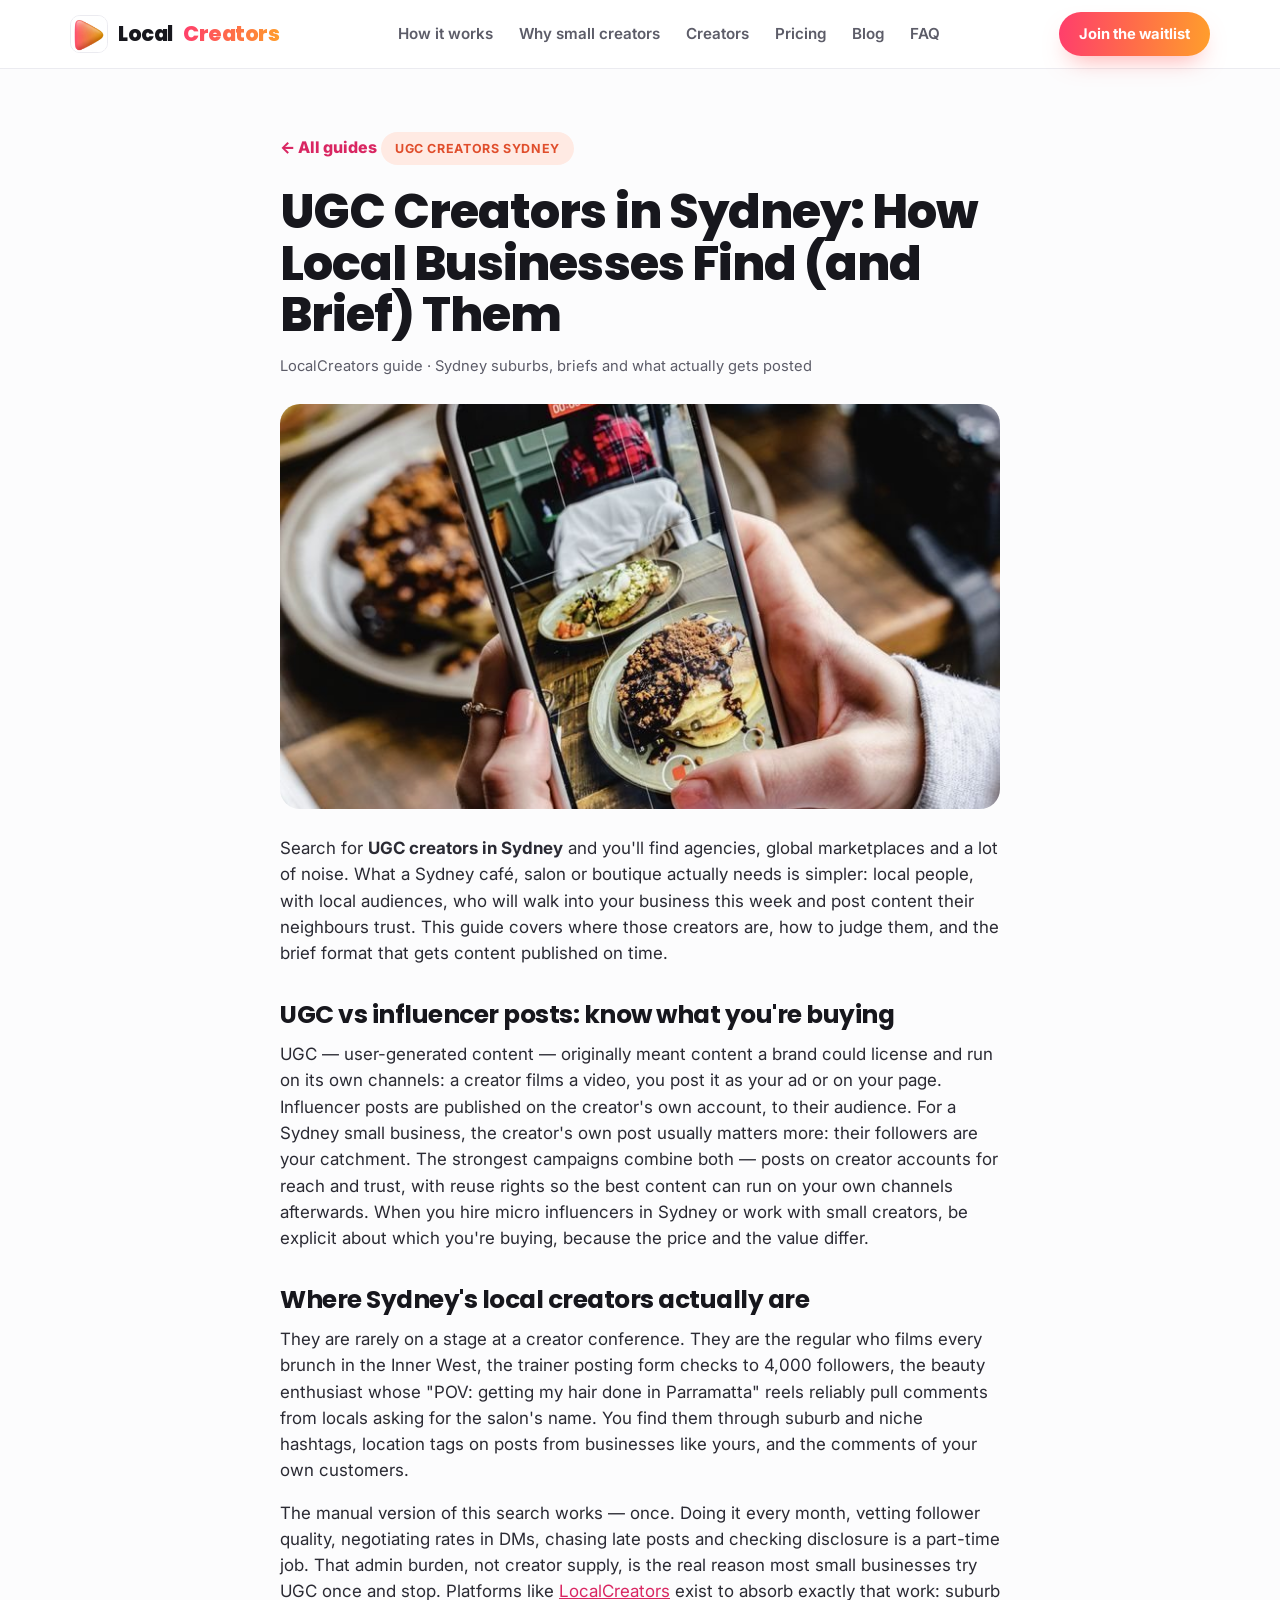
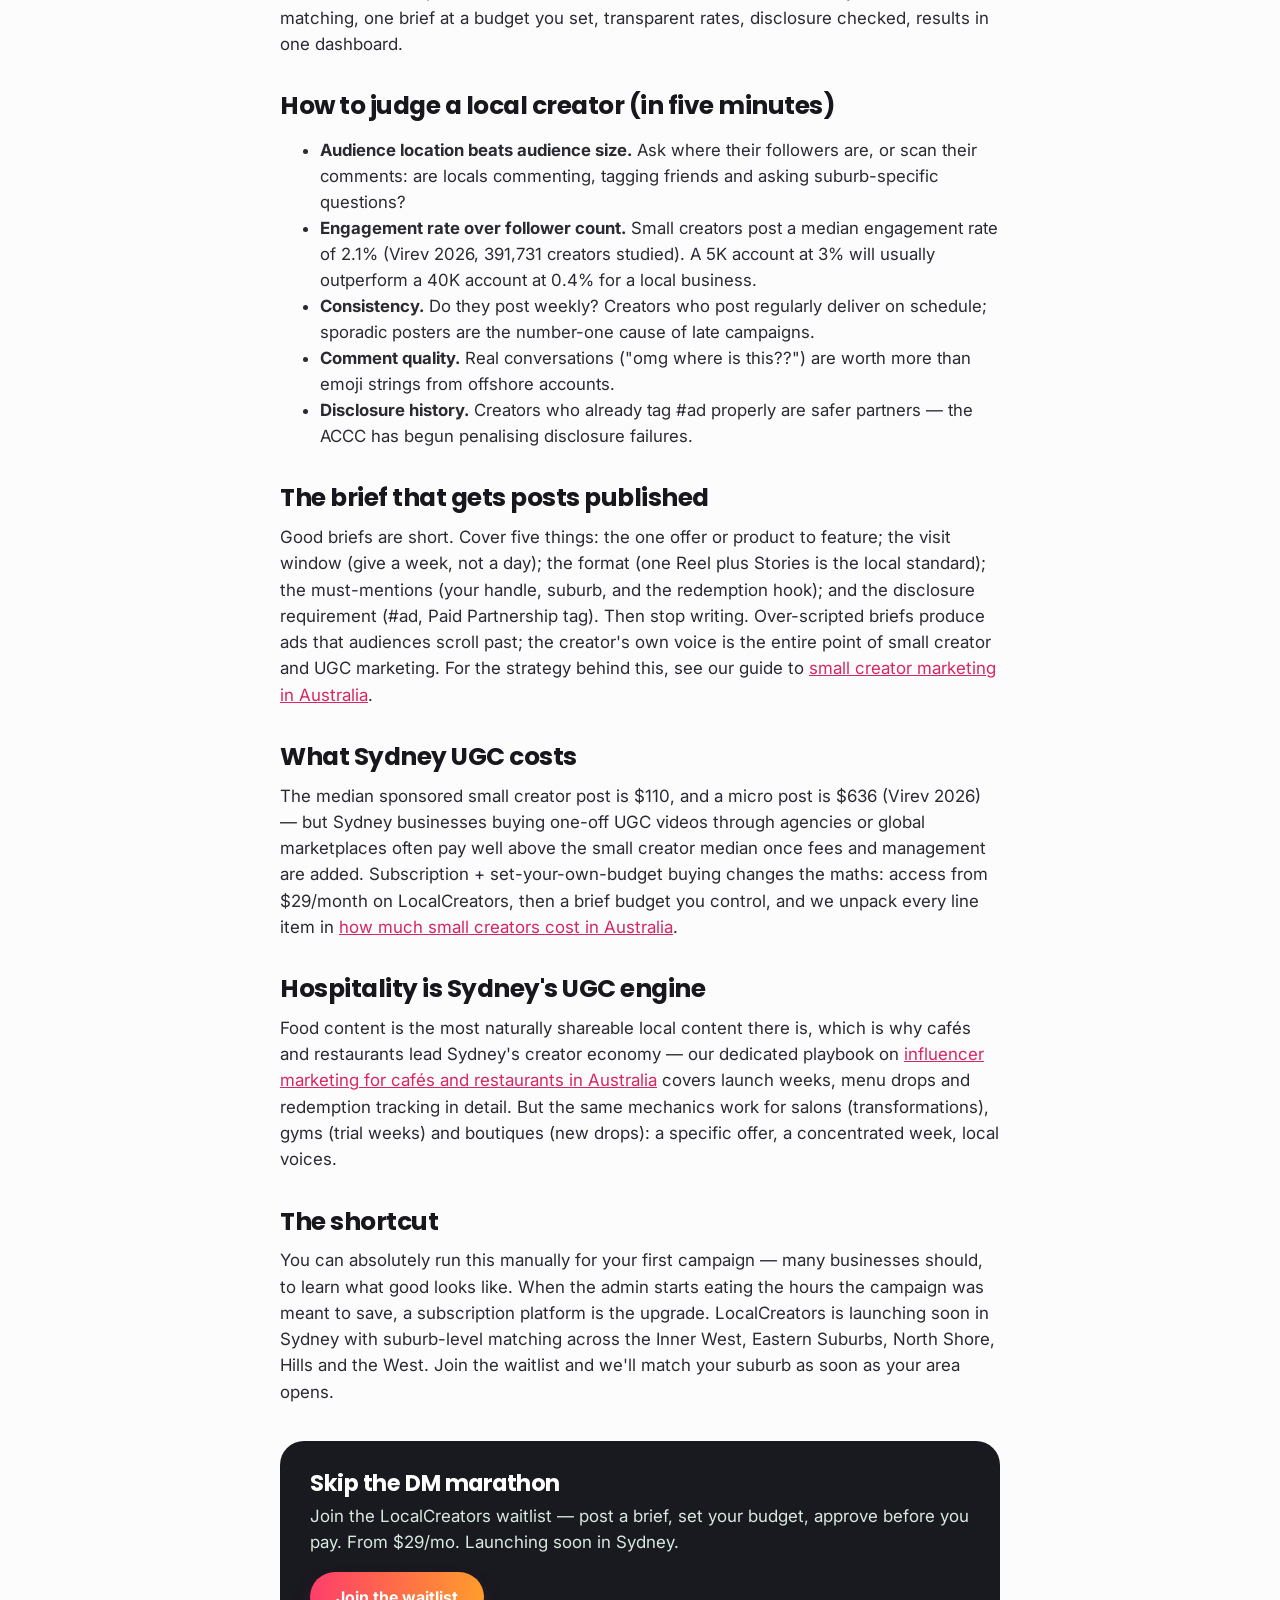
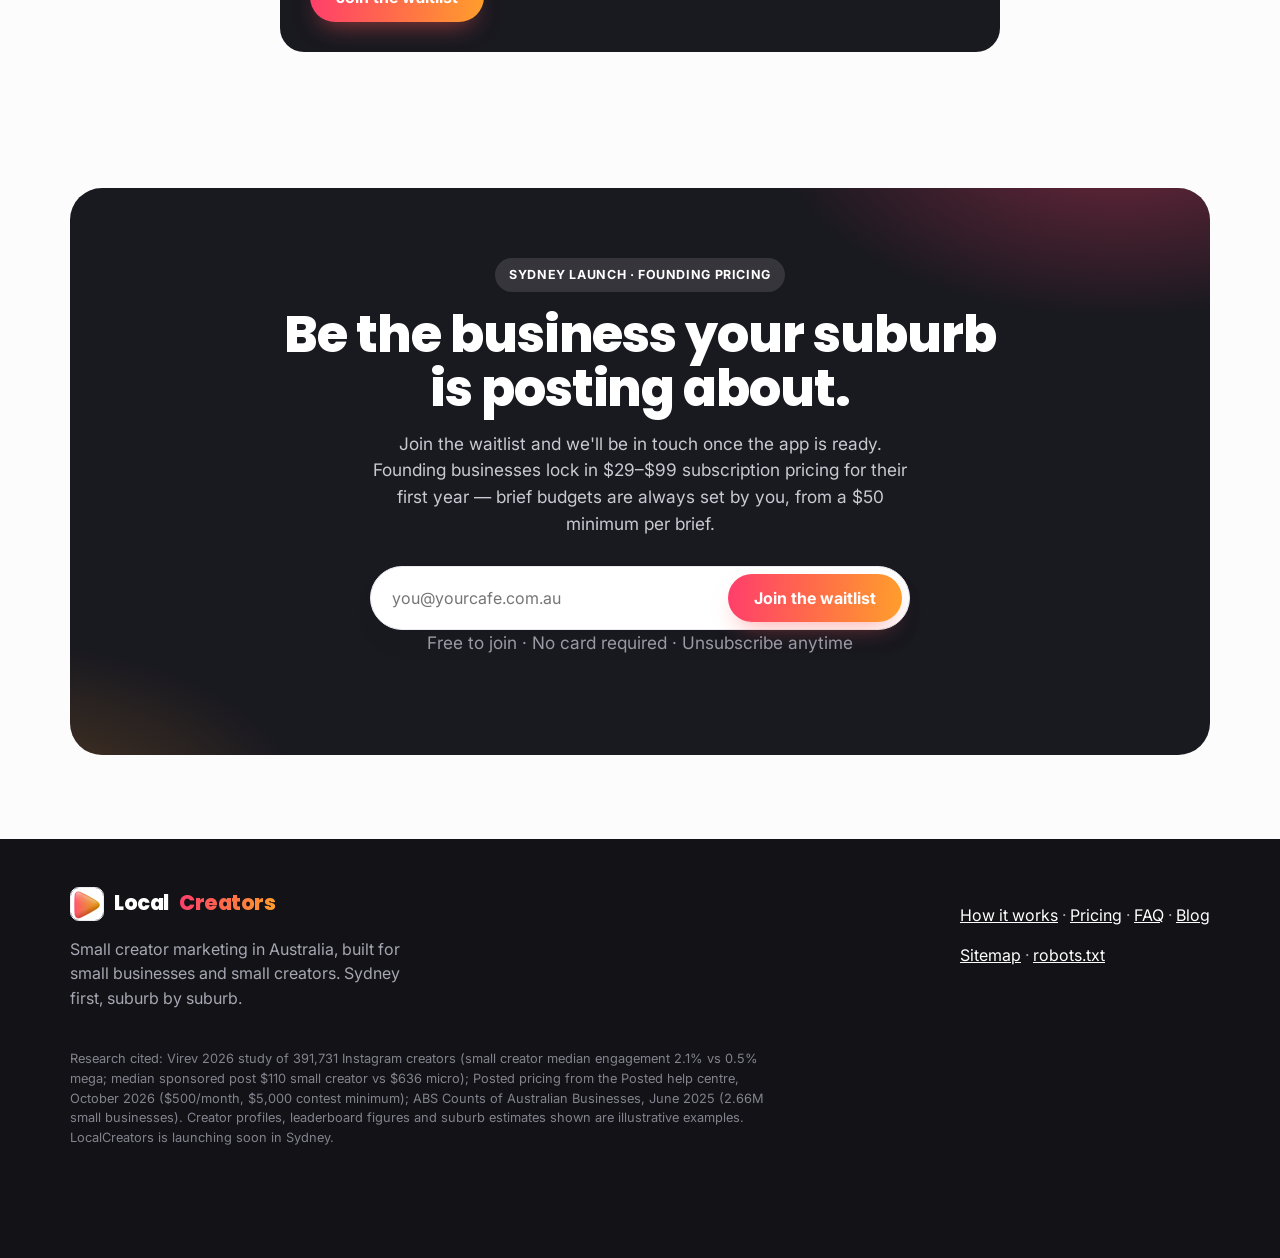
<file: blog/ugc-creators-sydney.html>
<!doctype html>
<html lang="en-AU">
<head>
<meta charset="utf-8">
<meta name="viewport" content="width=device-width, initial-scale=1, viewport-fit=cover">
<meta name="color-scheme" content="light">
<meta name="theme-color" content="#FFF6F1">
<title>UGC Creators in Sydney: How Local Businesses Find (and Brief) Them | LocalCreators</title>
<meta name="description" content="Where Sydney's UGC creators actually are, what suburb-level matching means, and the brief format that gets posts published on time.">
<link rel="canonical" href="https://getlocalcreators.vercel.app/blog/ugc-creators-sydney.html">
<meta property="og:type" content="article">
<meta property="og:site_name" content="LocalCreators">
<meta property="og:title" content="UGC Creators in Sydney: How Local Businesses Find (and Brief) Them | LocalCreators">
<meta property="og:description" content="Where Sydney's UGC creators actually are, what suburb-level matching means, and the brief format that gets posts published on time.">
<meta property="og:url" content="https://getlocalcreators.vercel.app/blog/ugc-creators-sydney.html">
<meta property="og:image" content="https://getlocalcreators.vercel.app/assets/blog-ugc.jpg">
<meta name="twitter:card" content="summary_large_image">
<meta name="twitter:title" content="UGC Creators in Sydney: How Local Businesses Find (and Brief) Them | LocalCreators">
<meta name="twitter:description" content="Where Sydney's UGC creators actually are, what suburb-level matching means, and the brief format that gets posts published on time.">
<meta name="twitter:image" content="https://getlocalcreators.vercel.app/assets/blog-ugc.jpg">
<link rel="icon" type="image/png" href="/assets/favicon.png">
<link rel="apple-touch-icon" href="/assets/logo-play.webp">
<link rel="preconnect" href="https://fonts.googleapis.com">
<link rel="preconnect" href="https://fonts.gstatic.com" crossorigin>
<link href="https://fonts.googleapis.com/css2?family=Poppins:wght@600;700;800&family=Inter:wght@400;500;600;700;800&display=swap" rel="stylesheet">
<script type="application/ld+json">
{"@context":"https://schema.org","@type":"BlogPosting","headline":"UGC Creators in Sydney: How Local Businesses Find (and Brief) Them","description":"Where Sydney's UGC creators actually are, what suburb-level matching means, and the brief format that gets posts published on time.","url":"https://getlocalcreators.vercel.app/blog/ugc-creators-sydney.html","image":"https://getlocalcreators.vercel.app/assets/blog-ugc.jpg","author":{"@type":"Organization","name":"LocalCreators"},"publisher":{"@type":"Organization","name":"LocalCreators"},"datePublished":"2026-11-27","mainEntityOfPage":{"@type":"WebPage","@id":"https://getlocalcreators.vercel.app/blog/ugc-creators-sydney.html"}}
</script>
<style>
:root{
  --pink:#FF3E6C; --pink-dark:#D92662; --coral:#FF6B4A; --coral-dark:#E04E2C; --orange:#FF8A3D; --amber:#FFB020;
  --grad:linear-gradient(93deg,#FF3E6C 0%,#FF6B4A 48%,#FF9E2C 100%);
  --ink:#17171D; --ink-2:#5C5C68; --line:#EBEBF0; --bg:#FCFCFD; --card:#FFFFFF; --dark:#191920;
  --tint-pink:#FFE9F0; --tint-rose:#FFEAE3; --tint-peach:#FFF0E0; --tint-amber:#FFF4D6; --track:#F1F1F4;
  --radius:22px; --shadow:0 14px 34px -16px rgba(23,23,29,.16); --shadow-lg:0 30px 60px -30px rgba(23,23,29,.28);
  --font-d:"Poppins",system-ui,sans-serif; --font-b:"Inter",system-ui,sans-serif;
}
*{box-sizing:border-box}
html{scroll-behavior:smooth;overflow-x:clip}
body{margin:0;font-family:var(--font-b);color:var(--ink);background:var(--bg);line-height:1.55;-webkit-font-smoothing:antialiased;overflow-x:clip}
img{max-width:100%;display:block}
a{color:var(--pink-dark)}
button,[role="button"],select,summary,input:not([type="checkbox"]){min-height:44px}
h1,h2,h3{font-family:var(--font-d);line-height:1.08;margin:0;letter-spacing:-.02em}
.wrap{max-width:1180px;margin:0 auto;padding:0 20px;padding-left:max(20px,env(safe-area-inset-left));padding-right:max(20px,env(safe-area-inset-right))}
.grad-text{background:var(--grad);-webkit-background-clip:text;background-clip:text;color:transparent}
.tag{display:inline-flex;align-items:center;gap:8px;background:var(--tint-pink);color:var(--pink-dark);font-weight:700;font-size:.78rem;letter-spacing:.05em;text-transform:uppercase;padding:7px 14px;border-radius:999px}
.tag.coral{background:var(--tint-rose);color:var(--coral-dark)}
.tag.ghost{background:#fff;color:var(--ink-2);text-transform:none;letter-spacing:0;font-weight:600;border:1px solid var(--line)}
/* ---------- NAV ---------- */
header.nav{position:sticky;top:0;z-index:60;background:rgba(255,255,255,.9);backdrop-filter:blur(12px);border-bottom:1px solid var(--line)}
.nav-in{display:flex;align-items:center;gap:18px;padding-top:12px;padding-bottom:12px}
.logo{display:flex;align-items:center;gap:10px;text-decoration:none;color:var(--ink);font-family:var(--font-d);font-weight:800;font-size:1.3rem;letter-spacing:-.02em}
.brand-icon{flex:none;background:#fff;border:1px solid var(--line);border-radius:26%;object-fit:cover}
.app-head .brand-icon{border-width:1px}
.logo em{font-style:normal;background:var(--grad);-webkit-background-clip:text;background-clip:text;color:transparent}
.nav-links{display:flex;gap:2px;margin-left:auto;flex-wrap:wrap}
.nav-links a{color:var(--ink-2);text-decoration:none;font-weight:600;font-size:.95rem;padding:10px 12px;border-radius:10px}
.nav-links a:hover{color:var(--ink);background:#F5F5F7}
.btn{display:inline-flex;align-items:center;justify-content:center;gap:8px;min-height:48px;background:var(--grad);color:#fff;border:0;border-radius:999px;padding:13px 26px;font-weight:700;font-size:1rem;cursor:pointer;text-decoration:none;box-shadow:0 12px 24px -10px rgba(255,90,90,.55);transition:transform .15s,box-shadow .15s;font-family:var(--font-b)}
.btn:hover{transform:translateY(-2px);box-shadow:0 16px 30px -10px rgba(255,90,90,.6)}
.btn:active{transform:translateY(0)}
.btn.ghost{background:#fff;color:var(--ink);border:1.5px solid var(--line);box-shadow:var(--shadow)}
.btn.dark,.btn.green{background:var(--dark);color:#fff;box-shadow:0 12px 24px -12px rgba(23,23,29,.5)}
.btn.sun{background:var(--grad);color:#fff}
.btn.small{padding:10px 20px;font-size:.92rem;min-height:44px}
/* ---------- HERO ---------- */
.hero{position:relative;overflow:hidden;background:radial-gradient(900px 480px at 88% -10%,rgba(255,158,44,.16),transparent 60%),radial-gradient(820px 520px at -12% -6%,rgba(255,62,108,.15),transparent 55%),linear-gradient(#FFF8F3,#FFFFFF 78%)}
.hero-in{position:relative;display:grid;grid-template-columns:1.02fr .98fr;gap:48px;padding-top:64px;padding-bottom:64px;align-items:center}
.pill-new{display:inline-flex;align-items:center;gap:9px;background:#fff;border:1px solid var(--line);box-shadow:var(--shadow);border-radius:999px;padding:5px 16px 5px 5px;font-weight:600;font-size:.88rem;color:var(--ink)}
.pill-new .new-chip{background:var(--grad);color:#fff;font-weight:800;font-size:.72rem;letter-spacing:.04em;padding:4px 11px;border-radius:999px;text-transform:uppercase}
.hero h1{font-size:clamp(2.55rem,5.2vw,4.15rem);font-weight:800;margin:22px 0 0}
.hero p.lede{font-size:1.16rem;color:var(--ink-2);max-width:33rem;margin:20px 0 26px}
.waitlist{display:flex;gap:8px;background:#fff;padding:7px;border-radius:999px;border:1px solid var(--line);box-shadow:var(--shadow);max-width:540px;position:relative}
.waitlist input[type=email]{flex:1 1 200px;border:0;font-size:1rem;padding:10px 14px;font-family:var(--font-b);color:var(--ink);background:transparent;outline:none;min-width:0}
.waitlist .btn{flex:none}
.form-note{font-size:.85rem;color:var(--ink-2);margin-top:12px}
.checks{display:flex;flex-wrap:wrap;gap:8px 22px;margin-top:18px;padding:0;list-style:none}
.checks li{font-size:.92rem;font-weight:600;color:var(--ink-2);display:flex;align-items:center;gap:7px}
.checks li::before{content:"";width:19px;height:19px;flex:none;border-radius:50%;background-color:var(--tint-pink);background-image:url("data:image/svg+xml,%3Csvg xmlns='http://www.w3.org/2000/svg' viewBox='0 0 24 24' fill='none' stroke='%23FF3E6C' stroke-width='3.4' stroke-linecap='round' stroke-linejoin='round'%3E%3Cpath d='M4 12.5 9.5 18 20 6.5'/%3E%3C/svg%3E");background-size:11px;background-position:center;background-repeat:no-repeat}
.hero-tiles{display:grid;grid-template-columns:repeat(3,1fr);gap:12px}
.tile{position:relative;border-radius:18px;overflow:hidden;aspect-ratio:3/4.1;box-shadow:0 20px 36px -18px rgba(23,23,29,.35);background:#EDEDF1}
.tile img{position:absolute;inset:0;width:100%;height:100%;object-fit:cover}
.tile::after{content:"";position:absolute;inset:0;background:linear-gradient(180deg,rgba(10,10,14,.14),transparent 34%,transparent 52%,rgba(10,10,14,.72))}
.tile .t-chip{position:absolute;top:9px;left:9px;z-index:2;background:rgba(255,255,255,.94);color:var(--ink);font-size:.66rem;font-weight:800;padding:4px 9px;border-radius:999px;display:inline-flex;align-items:center;gap:5px}
.tile .t-chip i{width:0;height:0;border-left:7px solid var(--pink);border-top:4.5px solid transparent;border-bottom:4.5px solid transparent;display:inline-block}
.tile .t-meta{position:absolute;left:11px;right:11px;bottom:10px;z-index:2;color:#fff}
.tile .t-meta b{display:block;font-size:.8rem;line-height:1.25;text-shadow:0 1px 6px rgba(0,0,0,.4)}
.tile .t-meta span{font-size:.66rem;color:rgba(255,255,255,.85);font-weight:600}
.tile.float-a{animation:floaty 7s ease-in-out infinite}
.tile.float-b{animation:floaty 8.5s ease-in-out infinite reverse}
@keyframes floaty{0%,100%{transform:translateY(0)}50%{transform:translateY(-9px)}}
/* counters band */
.counters{display:grid;grid-template-columns:repeat(4,1fr);background:#fff;border:1px solid var(--line);border-radius:24px;box-shadow:var(--shadow);overflow:hidden;margin:6px 0 0}
.cstat{padding:26px 22px;text-align:center}
.cstat+.cstat{border-left:1px solid var(--line)}
.cstat b{font-family:var(--font-d);font-weight:800;font-size:2.05rem;display:block;line-height:1.1}
.cstat b small{font-size:1.05rem;font-weight:700}
.cstat>span{font-size:.86rem;color:var(--ink-2);display:block;margin-top:5px}
/* ---------- MARQUEE ---------- */
.marquee{border-block:1px solid var(--line);overflow:hidden;padding:15px 0;background:#fff;margin-top:56px}
.marquee-track{display:flex;gap:0;width:max-content;animation:scrollx 30s linear infinite}
.marquee span{font-family:var(--font-d);font-weight:700;font-size:1.05rem;color:#A6A6B0;padding:0 18px;white-space:nowrap}
.marquee span::after{content:"✦";color:var(--pink);margin-left:36px;font-size:.85rem}
@keyframes scrollx{to{transform:translateX(-50%)}}
/* ---------- SECTIONS ---------- */
section{padding:84px 0}
section.alt{background:#F7F7F9}
.sec-head{max-width:740px;margin:0 auto 46px;text-align:center}
.eyebrow{display:block;color:var(--pink);font-weight:800;font-size:.78rem;letter-spacing:.15em;text-transform:uppercase;margin-bottom:14px;font-family:var(--font-b)}
.sec-head h2{font-size:clamp(1.95rem,3.8vw,2.9rem);font-weight:800}
.sec-head p{color:var(--ink-2);font-size:1.08rem;margin:14px 0 0}
.reveal{opacity:1}
.grid4{display:grid;grid-template-columns:repeat(4,1fr);gap:18px}
.who-card{background:var(--card);border:1px solid var(--line);border-radius:var(--radius);overflow:hidden;box-shadow:var(--shadow);transition:transform .2s,box-shadow .2s}
.who-card:hover{transform:translateY(-5px)}
.who-card img{height:168px;width:100%;object-fit:cover}
.who-card .wc-b{padding:19px}
.who-card h3{font-size:1.18rem;margin-bottom:6px}
.who-card p{color:var(--ink-2);font-size:.94rem;margin:0}
.chiprow{display:flex;gap:6px;flex-wrap:wrap;margin-top:12px}
.chip{font-size:.75rem;font-weight:700;background:#F4F4F6;color:var(--ink-2);padding:5px 10px;border-radius:999px}
.chip.c{background:var(--tint-rose);color:var(--coral-dark)} .chip.s{background:var(--tint-amber);color:#8A5B00}
/* feature cards (Posted-style, pastel mock areas) */
.feat-grid{display:grid;grid-template-columns:repeat(4,1fr);gap:18px}
.feat-card{background:#fff;border:1px solid var(--line);border-radius:24px;padding:16px 16px 22px;box-shadow:var(--shadow);transition:transform .2s}
.feat-card:hover{transform:translateY(-5px)}
.feat-card .mock{height:172px;border-radius:16px;margin-bottom:18px;padding:14px;display:flex;flex-direction:column;justify-content:center;gap:8px;overflow:hidden}
.mock.t-pink{background:var(--tint-pink)} .mock.t-rose{background:var(--tint-rose)} .mock.t-peach{background:var(--tint-peach)} .mock.t-amber{background:var(--tint-amber)}
.mock .m-card{background:#fff;border-radius:12px;box-shadow:0 8px 18px -8px rgba(23,23,29,.18);padding:9px 11px;font-size:.72rem;font-weight:600;display:flex;align-items:center;gap:8px;line-height:1.3}
.mock .m-card b{font-size:.76rem}
.mock .m-chip{margin-left:auto;flex:none;font-size:.64rem;font-weight:800;padding:4px 9px;border-radius:999px;background:var(--grad);color:#fff}
.mock .m-chip.soft{background:var(--tint-amber);color:#8A5B00}
.mock .m-chip.plain{background:#F1F1F4;color:var(--ink-2)}
.mock .m-dot{width:26px;height:26px;border-radius:9px;flex:none;background-size:cover;background-position:center;background-color:#fff}
.mock .m-rowline{height:8px;border-radius:99px;background:rgba(255,255,255,.85)}
.mock .m-rank{width:20px;height:20px;flex:none;border-radius:50%;background:#fff;display:grid;place-items:center;font-weight:800;font-size:.66rem;color:var(--pink-dark);box-shadow:0 2px 6px rgba(23,23,29,.12)}
.feat-card h3{font-size:1.22rem;margin:0 0 7px}
.feat-card p{color:var(--ink-2);font-size:.94rem;margin:0}
.feat-card .src{display:block;font-size:.7rem;font-weight:800;letter-spacing:.07em;text-transform:uppercase;margin-bottom:8px;background:var(--grad);-webkit-background-clip:text;background-clip:text;color:transparent}
/* steps flow (Posted alternating rows) */
.step-row{display:grid;grid-template-columns:1fr 1fr;gap:60px;align-items:center;padding:40px 0}
.step-row.flip .step-copy{order:2}
.step-pill{display:inline-block;background:var(--tint-pink);color:var(--pink-dark);font-weight:800;font-size:.78rem;letter-spacing:.03em;padding:6px 14px;border-radius:999px;margin-bottom:16px}
.step-copy h3{font-size:clamp(1.65rem,3vw,2.35rem);font-weight:800;margin-bottom:12px}
.step-copy p{color:var(--ink-2);font-size:1.04rem;margin:0;max-width:30rem}
.ui-card{background:#fff;border:1px solid var(--line);border-radius:26px;box-shadow:var(--shadow-lg);padding:24px}
.ui-card .uc-head{display:flex;align-items:center;gap:10px;margin-bottom:4px}
.ui-card .uc-head b{font-family:var(--font-d);font-size:1.12rem}
.ui-card .uc-sub{font-size:.84rem;color:var(--ink-2);margin:0 0 16px}
.uc-pill{margin-left:auto;flex:none;font-size:.7rem;font-weight:800;padding:5px 11px;border-radius:999px;background:var(--tint-amber);color:#8A5B00}
.uc-pill.live{background:var(--tint-pink);color:var(--pink-dark)}
.f-label{display:block;font-size:.68rem;font-weight:800;letter-spacing:.09em;text-transform:uppercase;color:var(--ink-2);margin:14px 0 7px}
.f-field{border:1.5px solid var(--pink);background:#FFF5F7;border-radius:13px;padding:12px 14px;font-weight:600;font-size:.94rem;display:flex;align-items:center;gap:9px}
.f-field.dim{border-color:var(--line);background:#fff;color:var(--ink)}
.f-field .cur{color:var(--pink-dark);font-weight:800}
.f-platforms{display:grid;grid-template-columns:1fr 1fr;gap:10px}
.f-plat{border:1.5px solid var(--line);border-radius:13px;padding:12px;text-align:center;font-weight:700;font-size:.9rem;background:#fff}
.f-plat.on{border-color:var(--pink);background:#FFF5F7}
.f-next{margin-top:18px;width:100%;border:0;background:var(--grad);opacity:.92;color:#fff;font-weight:700;font-size:1rem;border-radius:999px;padding:14px;cursor:pointer;font-family:var(--font-b);min-height:50px}
.q-row{display:flex;align-items:center;gap:12px;border:1px solid var(--line);border-radius:16px;padding:10px 12px;margin-top:10px;background:#fff}
.q-row.hot{border-color:var(--pink);box-shadow:0 0 0 3px var(--tint-pink)}
.q-rank{font-weight:800;color:#B9B9C2;font-size:.9rem;width:16px;text-align:center;flex:none}
.q-row .avatar{width:40px;height:40px}
.q-main{flex:1;min-width:0}
.q-main b{display:block;font-size:.9rem;line-height:1.25}
.q-main span{font-size:.74rem;color:var(--ink-2)}
.q-score{flex:none;background:var(--tint-amber);color:#8A5B00;font-weight:800;font-size:.8rem;padding:5px 11px;border-radius:999px}
.q-cta{margin-top:14px;background:linear-gradient(93deg,#FF8A3D,#FFB020);color:#fff;text-align:center;font-weight:700;font-size:.9rem;border-radius:13px;padding:12px}
.arena-grid{display:grid;grid-template-columns:repeat(3,1fr);gap:9px}
.arena-tile{position:relative;border-radius:13px;overflow:hidden;aspect-ratio:3/3.9;background:#EDEDF1}
.arena-tile img{position:absolute;inset:0;width:100%;height:100%;object-fit:cover}
.arena-tile::after{content:"";position:absolute;inset:0;background:linear-gradient(180deg,transparent 46%,rgba(10,10,14,.66))}
.arena-tile .a-eng{position:absolute;top:7px;right:7px;z-index:2;background:rgba(255,255,255,.94);font-size:.6rem;font-weight:800;padding:3px 7px;border-radius:999px;color:var(--ink)}
.arena-tile .a-name{position:absolute;left:8px;bottom:7px;z-index:2;color:#fff;font-size:.64rem;font-weight:700;line-height:1.3}
.arena-foot{margin-top:14px;background:#F7F7F9;border-radius:13px;padding:12px 14px;display:flex;justify-content:space-between;gap:10px;font-size:.82rem;color:var(--ink-2);flex-wrap:wrap}
.arena-foot b{color:var(--ink)}
.champ-thumbs{display:grid;grid-template-columns:repeat(3,1fr);gap:9px;margin-bottom:16px}
.champ-bars{display:flex;align-items:flex-end;gap:10px;height:86px;border-bottom:2px solid var(--line);padding:0 2px}
.champ-bars i{flex:1;border-radius:8px 8px 0 0;background:linear-gradient(180deg,var(--amber),var(--orange));display:block}
.champ-bars i:first-child{background:#F3D9A4}.champ-bars i:nth-child(2){background:#FFC98A}.champ-bars i:nth-child(3){background:#FFAB63}.champ-bars i:nth-child(5){background:linear-gradient(180deg,var(--coral),var(--pink))}
.champ-stats{display:grid;grid-template-columns:repeat(3,1fr);margin-top:16px;background:#F7F7F9;border-radius:13px;padding:13px 6px}
.champ-stats div{text-align:center}
.champ-stats span{display:block;font-size:.64rem;font-weight:800;letter-spacing:.07em;text-transform:uppercase;color:var(--ink-2)}
.champ-stats b{font-family:var(--font-d);font-size:1.12rem}
/* loop */
.loop-grid{display:grid;grid-template-columns:1fr 1fr;gap:56px;align-items:center}
.ring-wrap{position:relative;width:min(430px,92vw);aspect-ratio:1;margin:0 auto}
.ring-wrap svg.ring{position:absolute;inset:0;width:100%;height:100%;transform:rotate(-90deg)}
.ring-center{position:absolute;inset:0;display:flex;flex-direction:column;align-items:center;justify-content:center;text-align:center;padding:0 70px}
.ring-center .rc-label{font-size:.68rem;font-weight:800;letter-spacing:.1em;text-transform:uppercase;background:var(--tint-pink);color:var(--pink-dark);padding:5px 12px;border-radius:999px}
.ring-center b{font-family:var(--font-d);font-weight:800;font-size:2.9rem;line-height:1.05;margin-top:12px}
.ring-center span{font-size:.86rem;color:var(--ink-2)}
.ring-node{position:absolute;display:flex;align-items:center;gap:8px;background:#fff;border:1px solid var(--line);box-shadow:var(--shadow);border-radius:999px;padding:7px 14px 7px 7px;font-weight:700;font-size:.82rem;white-space:nowrap;transform:translate(-50%,-50%)}
.ring-node i{width:23px;height:23px;flex:none;border-radius:50%;background:var(--grad);color:#fff;display:grid;place-items:center;font-style:normal;font-size:.72rem;font-weight:800}
.rn-1{left:50%;top:2%}.rn-2{left:97%;top:34%}.rn-3{left:84%;top:88%}.rn-4{left:16%;top:88%}.rn-5{left:3%;top:34%}
/* loop ring step-by-step animation (JS adds .anim when the ring scrolls into view; JS sets every dashoffset transition inline, so no stylesheet transition may fight it) */
.ring-wrap.anim .ring-node{opacity:0;transform:translate(-50%,-50%) scale(.55);transition:opacity .45s ease,transform .5s cubic-bezier(.34,1.4,.64,1),box-shadow .35s ease}
.ring-wrap.anim .ring-node.is-on{opacity:1;transform:translate(-50%,-50%) scale(1)}
.ring-wrap.anim .ring-node.is-now{box-shadow:0 0 0 4px var(--tint-pink),var(--shadow-lg)}
.ring-wrap.anim .ring-node.is-now i{animation:nodePulse 1.5s ease-in-out infinite}
@keyframes nodePulse{0%,100%{transform:scale(1)}50%{transform:scale(1.22)}}
/* why nano bars */
.bars{display:grid;grid-template-columns:1fr 1fr;gap:20px}
.bar-card{background:#fff;border:1px solid var(--line);border-radius:24px;padding:26px;box-shadow:var(--shadow)}
.bar-card h3{font-size:1.25rem;margin-bottom:18px}
.cbar{margin-bottom:18px}
.cbar .cb-top{display:flex;justify-content:space-between;font-weight:700;font-size:.95rem;margin-bottom:7px;gap:10px}
.cbar .cb-top b{font-family:var(--font-d);font-size:1.25rem}
.cbar .track{height:15px;background:var(--track);border-radius:99px;overflow:hidden}
.cbar .fill{height:100%;width:0;border-radius:99px;transition:width 1.4s cubic-bezier(.2,.8,.2,1)}
.fill.nano{background:var(--grad)} .fill.mega{background:#FFC4A3} .fill.micro{background:#FFAB63}
.source-note{font-size:.85rem;color:var(--ink-2);margin-top:8px}
/* comparison cards */
.cmp{display:grid;grid-template-columns:repeat(3,1fr);gap:18px;align-items:stretch;padding-top:16px}
.cmp-card{background:#fff;border:1px solid var(--line);border-radius:26px;padding:28px;display:flex;flex-direction:column;box-shadow:var(--shadow)}
.cmp-card.us{background:var(--dark);color:#fff;box-shadow:var(--shadow-lg);position:relative;border-color:var(--dark)}
.cmp-badge{position:absolute;top:-15px;left:24px;background:var(--grad);color:#fff;font-weight:800;font-size:.72rem;letter-spacing:.05em;text-transform:uppercase;padding:7px 14px;border-radius:999px}
.cmp-name{font-family:var(--font-d);font-weight:800;font-size:1.25rem;display:flex;align-items:center;gap:9px}
.cmp-price{font-family:var(--font-d);font-weight:800;font-size:2.5rem;line-height:1;margin:14px 0 4px}
.cmp-price small{font-family:var(--font-b);font-size:.9rem;font-weight:600;opacity:.7}
.cmp-tag{margin:0;font-size:.94rem;color:var(--ink-2)}
.cmp-card.us .cmp-tag{color:#B9B9C2}
.cmp-list{list-style:none;padding:0;margin:16px 0 22px;flex:1}
.cmp-list li{position:relative;padding:9px 0 9px 36px;font-size:.94rem;border-top:1px dashed var(--line)}
.cmp-card.us .cmp-list li{border-top-color:rgba(255,255,255,.16)}
.cmp-list li::before{content:"";position:absolute;left:0;top:8px;width:24px;height:24px;border-radius:50%;background-color:var(--tint-pink);background-image:url("data:image/svg+xml,%3Csvg xmlns='http://www.w3.org/2000/svg' viewBox='0 0 24 24' fill='none' stroke='%23FF3E6C' stroke-width='3.4' stroke-linecap='round' stroke-linejoin='round'%3E%3Cpath d='M4 12.5 9.5 18 20 6.5'/%3E%3C/svg%3E");background-size:13px;background-position:center;background-repeat:no-repeat}
.cmp-list li.n::before{background-color:var(--tint-rose);background-image:url("data:image/svg+xml,%3Csvg xmlns='http://www.w3.org/2000/svg' viewBox='0 0 24 24' fill='none' stroke='%23E04E2C' stroke-width='3.2' stroke-linecap='round'%3E%3Cpath d='M6 6l12 12M18 6L6 18'/%3E%3C/svg%3E")}
.cmp-list li.m::before{background-color:#F1F1F4;background-image:url("data:image/svg+xml,%3Csvg xmlns='http://www.w3.org/2000/svg' viewBox='0 0 24 24' fill='none' stroke='%235C5C68' stroke-width='3.2' stroke-linecap='round'%3E%3Cpath d='M5 12h14'/%3E%3C/svg%3E")}
/* leaderboard */
.board-head{display:flex;align-items:center;gap:14px;padding:18px 20px;border:1px solid var(--line);border-radius:20px;flex-wrap:wrap;background:#fff;box-shadow:var(--shadow);margin-bottom:14px}
.board-head h3{font-size:1.3rem}
.live-dot{width:10px;height:10px;border-radius:50%;background:var(--pink);animation:pulse 1.6s infinite;flex:none}
@keyframes pulse{0%{box-shadow:0 0 0 0 rgba(255,62,108,.45)}100%{box-shadow:0 0 0 9px rgba(255,62,108,0)}}
.seg-ctrl{display:flex;flex-wrap:nowrap;gap:8px;overflow-x:auto;background:transparent;padding:4px 2px 10px;scrollbar-width:none;-webkit-overflow-scrolling:touch;max-width:100%;min-width:0}
.seg-ctrl::-webkit-scrollbar{display:none}
.seg-ctrl button{flex:none;border:1.5px solid var(--line);background:#fff;font-family:var(--font-b);font-weight:700;font-size:.88rem;padding:9px 16px;border-radius:999px;cursor:pointer;color:var(--ink);min-height:44px;white-space:nowrap}
.seg-ctrl button:hover{border-color:#D8D8E0}
.seg-ctrl button[aria-pressed="true"]{background:var(--grad);border-color:transparent;color:#fff;box-shadow:0 8px 18px -8px rgba(255,90,90,.6)}
.board-head .seg-ctrl{margin-left:auto;padding-bottom:4px}
#board-rows{display:grid;gap:11px}
.brow{display:flex;align-items:center;gap:14px;padding:14px 18px;background:#fff;border:1px solid var(--line);border-radius:18px;box-shadow:0 8px 20px -12px rgba(23,23,29,.14);transition:transform .15s,box-shadow .15s}
.brow:hover{transform:translateY(-2px);box-shadow:var(--shadow)}
.brow.top1{background:linear-gradient(120deg,#FFF6E0,#fff 58%)}
.rank{font-family:var(--font-d);font-weight:800;font-size:1.02rem;width:44px;height:44px;flex:none;display:grid;place-items:center;border-radius:50%;background:#F4F4F6;color:var(--ink-2)}
.rank.r1{background:var(--grad);color:#fff;box-shadow:0 0 0 4px var(--tint-amber)}
.rank.r2{background:var(--tint-pink);color:var(--pink-dark)}
.rank.r3{background:var(--tint-amber);color:#8A5B00}
.brow .avatar{width:52px;height:52px}
.avatar{display:inline-block;vertical-align:middle;width:38px;height:38px;border-radius:50%;flex:none;background-color:var(--tint-rose);background-size:cover;background-position:center;box-shadow:0 2px 6px rgba(0,0,0,.15)}
.av-1{background-image:url(/assets/creator-mia.jpg)}.av-2{background-image:url(/assets/creator-priya.jpg)}.av-3{background-image:url(/assets/creator-jayden.jpg)}.av-4{background-image:url(/assets/creator-aisha.jpg)}.av-5{background-image:url(/assets/creator-tom.jpg)}.av-6{background-image:url(/assets/creator-lena.jpg)}.av-7{background-image:url(/assets/creator-sofia.jpg)}.av-8{background-image:url(/assets/creator-ruby.jpg)}.av-9{background-image:url(/assets/creator-noah.jpg)}
.b-main{flex:1;min-width:0}
.b-namerow{display:flex;align-items:center;gap:8px;flex-wrap:wrap}
.b-namerow b{font-size:1.02rem}
.sub-chip{font-size:.66rem;font-weight:800;letter-spacing:.04em;background:var(--tint-peach);color:#A85B12;padding:3px 9px;border-radius:999px;text-transform:uppercase}
.b-label{font-size:.83rem;color:var(--ink-2);display:block;margin-top:1px}
.b-bar{margin-top:8px;max-width:340px}
.b-bar .track{display:block;height:9px;background:var(--track);border-radius:99px;overflow:hidden}
.b-bar .fill{display:block;height:100%;background:var(--grad);width:0;transition:width 1.2s ease;border-radius:99px}
.b-views{font-family:var(--font-d);font-weight:800;font-size:1.28rem;text-align:right;line-height:1.05;flex:none}
.b-views small{display:block;font-family:var(--font-b);font-weight:700;font-size:.64rem;color:var(--ink-2);text-transform:uppercase;letter-spacing:.06em;margin-top:3px}
/* creators */
.creators-grid{display:grid;grid-template-columns:repeat(4,1fr);gap:18px}
.ccard{background:#fff;border:1px solid var(--line);border-radius:24px;padding:20px;cursor:pointer;text-align:left;font-family:var(--font-b);box-shadow:var(--shadow);transition:transform .18s,box-shadow .18s;width:100%;display:flex;flex-direction:column;align-items:stretch}
.cc-top{display:flex;align-items:flex-start;justify-content:space-between;gap:10px}
.cc-top .badge{flex:none;margin-top:4px}
.ccard:hover{transform:translateY(-5px)}
.ccard .avatar{width:58px;height:58px;border-radius:18px}
.ccard h3{font-size:1.1rem;margin:12px 0 2px;font-family:var(--font-b);font-weight:800;letter-spacing:0}
.ccard .handle{color:var(--ink-2);font-size:.85rem}
.ccard .stats{display:flex;gap:8px;margin-top:14px;padding-top:13px;border-top:1px solid var(--line);font-size:.78rem;color:var(--ink-2)}
.ccard .stats span{flex:1}
.ccard .stats b{display:block;font-size:.98rem;color:var(--ink)}
.badge{display:inline-block;font-size:.68rem;font-weight:800;letter-spacing:.04em;text-transform:uppercase;padding:4px 10px;border-radius:999px;background:var(--tint-amber);color:#8A5B00}
.badge.coral{background:var(--tint-pink);color:var(--pink-dark)}
/* suburb picker */
.picker{display:grid;grid-template-columns:1.1fr .9fr;gap:22px;align-items:start}
.suburb-grid{display:flex;flex-wrap:wrap;gap:9px}
.suburb{border:1.5px solid var(--line);background:#fff;border-radius:999px;padding:12px 20px;font-weight:700;font-family:var(--font-b);font-size:.95rem;cursor:pointer;transition:all .15s;min-height:48px;color:var(--ink)}
.suburb:hover{border-color:#D8D8E0;background:#FFF8F3}
.suburb[aria-pressed="true"]{background:var(--grad);border-color:transparent;color:#fff;box-shadow:0 10px 20px -8px rgba(255,90,90,.55)}
.picker-panel{background:var(--dark);color:#fff;border-radius:26px;padding:30px;box-shadow:var(--shadow-lg)}
.picker-panel h3{font-size:1.65rem;margin:12px 0 6px}
.picker-panel .pp-stats{display:grid;grid-template-columns:1fr 1fr;gap:12px;margin:20px 0}
.picker-panel .pp-stats div{background:rgba(255,255,255,.07);border:1px solid rgba(255,255,255,.13);border-radius:14px;padding:14px}
.picker-panel .pp-stats b{font-family:var(--font-d);font-weight:800;font-size:1.55rem;display:block;background:var(--grad);-webkit-background-clip:text;background-clip:text;color:transparent}
.picker-panel .pp-stats span{font-size:.8rem;color:#B9B9C2}
/* pricing */
.pricing{display:grid;grid-template-columns:repeat(3,1fr);gap:18px;align-items:stretch}
.price-card{background:#fff;border:1px solid var(--line);border-radius:26px;padding:30px;display:flex;flex-direction:column;box-shadow:var(--shadow)}
.price-card.hot{background:var(--dark);color:#fff;box-shadow:var(--shadow-lg);transform:scale(1.03);border-color:var(--dark)}
.price-card .pname{font-weight:800;letter-spacing:.05em;text-transform:uppercase;font-size:.85rem}
.price-card .amount{font-family:var(--font-d);font-weight:800;font-size:3.1rem;line-height:1;margin:12px 0 4px}
.price-card .amount small{font-size:1rem;font-family:var(--font-b);font-weight:600;opacity:.7}
.price-card ul{list-style:none;padding:0;margin:18px 0 24px;flex:1}
.price-card li{padding:7px 0 7px 28px;position:relative;font-size:.96rem}
.price-card li::before{content:"✓";position:absolute;left:0;font-weight:900;color:var(--pink)}
/* budget */
.budget-box{background:#fff;border:1px solid var(--line);border-radius:26px;padding:30px;box-shadow:var(--shadow)}
.budget-top{display:flex;align-items:baseline;justify-content:space-between;gap:10px 18px;flex-wrap:wrap}
.budget-top label{font-family:var(--font-d);font-weight:800;font-size:1.1rem}
.budget-amount{font-family:var(--font-d);font-weight:800;font-size:2.6rem;line-height:1;background:var(--grad);-webkit-background-clip:text;background-clip:text;color:transparent}
#budget-range{-webkit-appearance:none;appearance:none;width:100%;height:44px;background:transparent;cursor:pointer;margin:2px 0 0;padding:0}
#budget-range::-webkit-slider-runnable-track{height:10px;border-radius:99px;background:linear-gradient(90deg,#FF3E6C,#FF9E2C) 0 0/var(--fill,29%) 100% no-repeat,#F1F1F4}
#budget-range::-webkit-slider-thumb{-webkit-appearance:none;appearance:none;width:28px;height:28px;margin-top:-9px;border-radius:50%;background:#fff;border:3px solid var(--pink);box-shadow:0 4px 12px rgba(23,23,29,.25);cursor:grab}
#budget-range::-moz-range-track{height:10px;border-radius:99px;background:#F1F1F4}
#budget-range::-moz-range-progress{height:10px;border-radius:99px;background:linear-gradient(90deg,#FF3E6C,#FF9E2C)}
#budget-range::-moz-range-thumb{width:22px;height:22px;border-radius:50%;background:#fff;border:3px solid var(--pink);box-shadow:0 4px 12px rgba(23,23,29,.25);cursor:grab}
.budget-scale{display:flex;justify-content:space-between;font-size:.8rem;font-weight:700;color:var(--ink-2)}
#budget-note{color:var(--ink-2);margin:14px 0 0;font-size:.95rem;max-width:48rem}
.budget-stats{display:grid;grid-template-columns:repeat(4,1fr);gap:12px;margin-top:22px}
.budget-stats div{border-radius:16px;padding:16px}
.budget-stats div:nth-child(1){background:var(--tint-pink)} .budget-stats div:nth-child(2){background:var(--tint-peach)} .budget-stats div:nth-child(3){background:var(--tint-amber)} .budget-stats div:nth-child(4){background:var(--tint-rose)}
.budget-stats b{font-family:var(--font-d);font-weight:800;font-size:1.5rem;display:block;white-space:nowrap}
.budget-stats span{font-size:.82rem;color:var(--ink-2);display:block;margin-top:2px}
@media (max-width:700px){.budget-stats{grid-template-columns:1fr 1fr}.budget-amount{font-size:2.15rem}.budget-box{padding:24px 20px}}
.rate-line{font-weight:800;color:var(--pink-dark);font-size:.92rem;margin-top:8px}
/* results + testimonials */
.stats-band{display:grid;grid-template-columns:repeat(3,1fr);background:#fff;border:1px solid var(--line);border-radius:24px;box-shadow:var(--shadow);overflow:hidden;margin-bottom:20px}
.stats-band .cstat b{font-size:2.5rem}
.tst-grid{display:grid;grid-template-columns:repeat(3,1fr);gap:18px}
.tst-card{background:#fff;border:1px solid var(--line);border-radius:24px;padding:28px;box-shadow:var(--shadow);display:flex;flex-direction:column}
.tst-card.dark{background:var(--dark);color:#fff;border-color:var(--dark)}
.tst-card .qmark{font-family:var(--font-d);font-weight:800;font-size:2.2rem;line-height:.6;background:var(--grad);-webkit-background-clip:text;background-clip:text;color:transparent}
.tst-card blockquote{margin:16px 0 20px;font-size:1.04rem;line-height:1.55;flex:1}
.tst-card .t-who{display:flex;align-items:center;gap:11px}
.tst-card .t-av{width:42px;height:42px;border-radius:13px;flex:none;background:var(--grad);color:#fff;display:grid;place-items:center;font-family:var(--font-d);font-weight:800;font-size:1rem}
.tst-card .t-who b{display:block;font-size:.94rem;line-height:1.3}
.tst-card .t-who span{font-size:.8rem;color:var(--ink-2)}
.tst-card.dark .t-who span{color:#B9B9C2}
.tst-stats{display:flex;gap:22px;margin-bottom:18px}
.tst-stats b{font-family:var(--font-d);font-weight:800;font-size:1.7rem;display:block;line-height:1.1}
.tst-stats span{font-size:.76rem;color:var(--ink-2)}
.tst-card.dark .tst-stats span{color:#B9B9C2}
/* faq */
.faq{max-width:820px;margin:0 auto}
details.faq-item{background:#fff;border:1px solid var(--line);border-radius:18px;margin-bottom:12px;overflow:hidden;box-shadow:0 6px 16px -10px rgba(23,23,29,.12)}
details.faq-item summary{cursor:pointer;font-weight:700;font-size:1.04rem;padding:19px 22px;list-style:none;display:flex;justify-content:space-between;gap:14px;align-items:center;font-family:var(--font-d)}
details.faq-item summary::-webkit-details-marker{display:none}
details.faq-item summary::after{content:"+";font-family:var(--font-d);font-weight:800;font-size:1.45rem;color:var(--pink);flex:none}
details.faq-item[open ] summary::after{content:"–"}
details.faq-item .faq-a{padding:0 22px 20px;color:var(--ink-2)}
/* blog cards */
.blog-grid{display:grid;grid-template-columns:repeat(2,1fr);gap:18px}
.post-card{background:#fff;border:1px solid var(--line);border-radius:var(--radius);padding:26px;text-decoration:none;color:var(--ink);display:block;box-shadow:var(--shadow);transition:transform .18s;overflow:hidden}
.post-card .post-thumb{width:calc(100% + 52px);max-width:none;height:180px;object-fit:cover;display:block;margin:-26px -26px 18px}
.post-card:hover{transform:translateY(-4px)}
.post-card h3{font-size:1.4rem;margin:12px 0 8px}
.post-card p{color:var(--ink-2);margin:0 0 14px}
.post-card .read{font-weight:800;background:var(--grad);-webkit-background-clip:text;background-clip:text;color:transparent}
/* final cta */
.final-banner{position:relative;overflow:hidden;background:var(--dark);border-radius:32px;color:#fff;text-align:center;padding:70px 30px}
.final-banner::before{content:"";position:absolute;inset:0;background:radial-gradient(560px 300px at 92% -10%,rgba(255,62,108,.38),transparent 62%),radial-gradient(520px 300px at -6% 112%,rgba(255,158,44,.26),transparent 60%)}
.final-banner>*{position:relative}
.final-banner h2{font-size:clamp(2rem,4.4vw,3.15rem);font-weight:800;max-width:760px;margin:16px auto 14px}
.final-banner p{max-width:560px;margin:0 auto 28px;font-size:1.08rem;color:#C9C9D2}
.final-banner .waitlist{margin:0 auto}
.final-banner .form-note{color:#9A9AA5}
footer{background:#121217;color:#A7A7B3;padding:48px 0 110px}
footer .f-grid{display:flex;gap:30px;flex-wrap:wrap;justify-content:space-between}
footer a{color:#fff}
footer small{display:block;margin-top:22px;color:#83838E;font-size:.8rem;max-width:700px}
/* sticky mobile cta */
.sticky-cta{position:fixed;left:0;right:0;bottom:0;z-index:55;background:var(--dark);padding:10px 14px calc(10px + env(safe-area-inset-bottom));display:none;align-items:center;gap:12px}
.sticky-cta b{color:#fff;font-size:.92rem;line-height:1.25}
.sticky-cta .btn{margin-left:auto;flex:none}
/* toast */
.toast{position:fixed;left:50%;bottom:96px;transform:translateX(-50%);z-index:200;background:var(--dark);color:#fff;border:2px solid var(--pink);border-radius:16px;padding:16px 44px 16px 18px;max-width:min(480px,92vw);box-shadow:var(--shadow-lg);display:none;font-weight:600}
.toast.show{display:block;animation:toastIn .35s ease}
@keyframes toastIn{from{opacity:0;transform:translate(-50%,16px)}to{opacity:1;transform:translate(-50%,0)}}
.toast.error{border-color:var(--coral);background:#4A1408}
.toast button{position:absolute;top:2px;right:2px;background:none;border:0;color:#fff;font-size:1.25rem;cursor:pointer;min-height:44px;min-width:44px;line-height:1}
/* bottom sheet */
.sheet-back{position:fixed;inset:0;background:rgba(18,18,23,.55);z-index:90;opacity:0;pointer-events:none;transition:opacity .3s}
.sheet-back.open{opacity:1;pointer-events:auto}
.sheet{position:fixed;left:0;right:0;bottom:0;z-index:95;background:#fff;border-radius:26px 26px 0 0;max-width:640px;margin:0 auto;transform:translateY(105%);transition:transform .38s cubic-bezier(.2,.9,.25,1);max-height:88vh;overflow:auto;box-shadow:var(--shadow-lg)}
.sheet.open{transform:none}
.sheet-in{padding:26px 26px 34px}
.sheet .grab{width:46px;height:5px;border-radius:99px;background:var(--line);margin:10px auto 0}
.sheet .s-head{display:flex;gap:16px;align-items:center}
.sheet .avatar{width:74px;height:74px;border-radius:20px}
.sheet h3{font-size:1.45rem}
.sheet .s-stats{display:grid;grid-template-columns:repeat(3,1fr);gap:10px;margin:20px 0}
.sheet .s-stats div{background:#F7F7F9;border:1px solid var(--line);border-radius:12px;padding:12px;text-align:center}
.sheet .s-stats b{display:block;font-size:1.15rem}
.sheet .s-stats span{font-size:.72rem;color:var(--ink-2);text-transform:uppercase;letter-spacing:.04em}
.sheet-close{position:absolute;top:12px;right:12px;width:44px;height:44px;border-radius:50%;border:0;background:var(--tint-pink);color:var(--pink-dark);font-size:1.1rem;cursor:pointer;font-weight:900}
/* article view */
.view{display:none}.view.active{display:block}
.article{max-width:760px;margin:0 auto;padding:56px 20px 80px}
.article-hero{width:100%;aspect-ratio:16/9;object-fit:cover;border-radius:20px;margin:2px 0 26px}
.article h1{font-size:clamp(2rem,4.6vw,3rem);font-weight:800;margin:16px 0 14px}
.article .meta{color:var(--ink-2);font-size:.92rem;margin-bottom:26px}
.article h2{font-size:1.55rem;margin:36px 0 12px}
.article p{font-size:1.06rem;color:#2A2A33;margin:0 0 16px}
.article ul{font-size:1.05rem;color:#2A2A33}
.article .cta-box{background:var(--dark);color:#fff;border-radius:24px;padding:30px;margin:36px 0}
.article .cta-box h3{font-size:1.4rem;margin-bottom:8px}
.backlink{font-weight:800;text-decoration:none;display:inline-flex;gap:8px;padding:10px 0;color:var(--pink-dark)}
.illustrative{font-size:.8rem;color:var(--ink-2);font-style:italic}
@media (max-width:960px){
  .hero-in{grid-template-columns:1fr;padding-top:44px}
  .grid4,.creators-grid,.feat-grid{grid-template-columns:repeat(2,1fr)}
  .step-row{gap:34px;padding:30px 0}
  .step-row,.loop-grid{grid-template-columns:1fr}
  .step-row.flip .step-copy{order:0}
  .pricing,.cmp,.tst-grid{grid-template-columns:1fr}
  .price-card.hot{transform:none}
  .bars,.picker,.blog-grid{grid-template-columns:1fr}
  .counters{grid-template-columns:repeat(2,1fr)}
  .cstat:nth-child(3){border-left:0}
  .cstat:nth-child(n+3){border-top:1px solid var(--line)}
  .stats-band{grid-template-columns:1fr}
  .stats-band .cstat+.cstat{border-left:0;border-top:1px solid var(--line)}
  .nav-links{display:none}
  .sticky-cta{display:flex}
}
.nav-in .btn{white-space:nowrap;flex:none}
@media (max-width:700px){
  .nav-in{gap:10px}
  .logo{font-size:1.18rem}
  .board-head .seg-ctrl{flex:1 1 100%;margin-left:0}
  .cmp-price{font-size:2.2rem}
  .brow{padding:13px 14px;gap:11px}
  .brow .avatar{width:46px;height:46px}
  .rank{width:40px;height:40px;font-size:.98rem}
  .b-views{font-size:1.12rem}
  .board-head{padding:15px 16px}
  .ring-wrap{width:min(330px,80vw)}
  .rn-1{top:3%}
  .rn-2{left:82%;top:32%}.rn-5{left:18%;top:32%}.rn-3{left:74%;top:86%}.rn-4{left:26%;top:86%}
  .ring-node{font-size:.68rem;padding:5px 10px 5px 5px;max-width:142px;white-space:normal;line-height:1.25}
  .ring-node i{width:20px;height:20px;font-size:.64rem}
  .ring-center{padding:0 46px}
  .ring-center b{font-size:2rem}
}
@media (max-width:520px){
  .grid4,.creators-grid,.feat-grid{grid-template-columns:1fr}
  .hero-tiles{grid-template-columns:repeat(2,1fr)}
  .hero-tiles .tile:nth-child(5),.hero-tiles .tile:nth-child(6){display:none}
  .waitlist{flex-wrap:wrap;border-radius:22px}
  .waitlist .btn{flex:1 1 100%}
  .final-banner .waitlist{border-radius:22px}
  .counters{grid-template-columns:1fr 1fr}
  .cstat{padding:20px 12px}
  .cstat b{font-size:1.6rem}
  .brow{flex-wrap:wrap}
  .b-main{flex:1 1 150px}
  .b-bar{max-width:none}
  .brow .b-views{margin-left:auto}
  .cmp-card{padding:24px}
  .arena-grid{grid-template-columns:repeat(3,1fr);gap:7px}
  section{padding:62px 0}
  .final-banner{padding:52px 20px;border-radius:26px}
}
@media (prefers-reduced-motion:reduce){
  *,*::before,*::after{animation-duration:.001s !important;transition-duration:.001s !important}
  html{scroll-behavior:auto}
  .reveal{opacity:1;transform:none}
  .marquee-track{animation:none;flex-wrap:wrap;width:auto}
}
</style>
</head>
<body>
<header class="nav">
  <div class="wrap nav-in">
    <a class="logo" href="/" aria-label="LocalCreators home">
      <img class="brand-icon" src="/assets/logo-play.webp" alt="" width="38" height="38">
      Local<em>Creators</em>
    </a>
    <nav class="nav-links" aria-label="Main">
      <a href="/#how">How it works</a><a href="/#why">Why small creators</a><a href="/#creators">Creators</a><a href="/#pricing">Pricing</a><a href="/blog/">Blog</a><a href="/#faq">FAQ</a>
    </nav>
    <a class="btn small" href="/#join" style="margin-left:auto">Join the waitlist</a>
  </div>
</header>
<article id="view-post-ugc" class="article">
  <a class="backlink" href="/blog/">← All guides</a>
  <span class="tag coral">UGC creators Sydney</span>
  <h1>UGC Creators in Sydney: How Local Businesses Find (and Brief) Them</h1>
  <p class="meta">LocalCreators guide · Sydney suburbs, briefs and what actually gets posted</p>
  <img class="article-hero" src="/assets/blog-ugc.jpg" alt="Creator filming café food with a smartphone">
  <p>Search for <strong>UGC creators in Sydney</strong> and you'll find agencies, global marketplaces and a lot of noise. What a Sydney café, salon or boutique actually needs is simpler: local people, with local audiences, who will walk into your business this week and post content their neighbours trust. This guide covers where those creators are, how to judge them, and the brief format that gets content published on time.</p>
  <h2>UGC vs influencer posts: know what you're buying</h2>
  <p>UGC — user-generated content — originally meant content a brand could license and run on its own channels: a creator films a video, you post it as your ad or on your page. Influencer posts are published on the creator's own account, to their audience. For a Sydney small business, the creator's own post usually matters more: their followers are your catchment. The strongest campaigns combine both — posts on creator accounts for reach and trust, with reuse rights so the best content can run on your own channels afterwards. When you hire micro influencers in Sydney or work with small creators, be explicit about which you're buying, because the price and the value differ.</p>
  <h2>Where Sydney's local creators actually are</h2>
  <p>They are rarely on a stage at a creator conference. They are the regular who films every brunch in the Inner West, the trainer posting form checks to 4,000 followers, the beauty enthusiast whose "POV: getting my hair done in Parramatta" reels reliably pull comments from locals asking for the salon's name. You find them through suburb and niche hashtags, location tags on posts from businesses like yours, and the comments of your own customers.</p>
  <p>The manual version of this search works — once. Doing it every month, vetting follower quality, negotiating rates in DMs, chasing late posts and checking disclosure is a part-time job. That admin burden, not creator supply, is the real reason most small businesses try UGC once and stop. Platforms like <a href="/">LocalCreators</a> exist to absorb exactly that work: suburb matching, one brief at a budget you set, transparent rates, disclosure checked, results in one dashboard.</p>
  <h2>How to judge a local creator (in five minutes)</h2>
  <ul>
    <li><strong>Audience location beats audience size.</strong> Ask where their followers are, or scan their comments: are locals commenting, tagging friends and asking suburb-specific questions?</li>
    <li><strong>Engagement rate over follower count.</strong> Small creators post a median engagement rate of 2.1% (Virev 2026, 391,731 creators studied). A 5K account at 3% will usually outperform a 40K account at 0.4% for a local business.</li>
    <li><strong>Consistency.</strong> Do they post weekly? Creators who post regularly deliver on schedule; sporadic posters are the number-one cause of late campaigns.</li>
    <li><strong>Comment quality.</strong> Real conversations ("omg where is this??") are worth more than emoji strings from offshore accounts.</li>
    <li><strong>Disclosure history.</strong> Creators who already tag #ad properly are safer partners — the ACCC has begun penalising disclosure failures.</li>
  </ul>
  <h2>The brief that gets posts published</h2>
  <p>Good briefs are short. Cover five things: the one offer or product to feature; the visit window (give a week, not a day); the format (one Reel plus Stories is the local standard); the must-mentions (your handle, suburb, and the redemption hook); and the disclosure requirement (#ad, Paid Partnership tag). Then stop writing. Over-scripted briefs produce ads that audiences scroll past; the creator's own voice is the entire point of small creator and UGC marketing. For the strategy behind this, see our guide to <a href="/blog/nano-influencer-marketing-australia.html">small creator marketing in Australia</a>.</p>
  <h2>What Sydney UGC costs</h2>
  <p>The median sponsored small creator post is $110, and a micro post is $636 (Virev 2026) — but Sydney businesses buying one-off UGC videos through agencies or global marketplaces often pay well above the small creator median once fees and management are added. Subscription + set-your-own-budget buying changes the maths: access from $29/month on LocalCreators, then a brief budget you control, and we unpack every line item in <a href="/blog/how-much-do-nano-creators-cost-australia.html">how much small creators cost in Australia</a>.</p>
  <h2>Hospitality is Sydney's UGC engine</h2>
  <p>Food content is the most naturally shareable local content there is, which is why cafés and restaurants lead Sydney's creator economy — our dedicated playbook on <a href="/blog/influencer-marketing-cafes-restaurants-australia.html">influencer marketing for cafés and restaurants in Australia</a> covers launch weeks, menu drops and redemption tracking in detail. But the same mechanics work for salons (transformations), gyms (trial weeks) and boutiques (new drops): a specific offer, a concentrated week, local voices.</p>
  <h2>The shortcut</h2>
  <p>You can absolutely run this manually for your first campaign — many businesses should, to learn what good looks like. When the admin starts eating the hours the campaign was meant to save, a subscription platform is the upgrade. LocalCreators is launching soon in Sydney with suburb-level matching across the Inner West, Eastern Suburbs, North Shore, Hills and the West. Join the waitlist and we'll match your suburb as soon as your area opens.</p>
  <div class="cta-box"><h3>Skip the DM marathon</h3><p style="color:#D9EADF">Join the LocalCreators waitlist — post a brief, set your budget, approve before you pay. From $29/mo. Launching soon in Sydney.</p><a class="btn sun" href="/#join">Join the waitlist</a></div>
</article>
<section id="join" style="padding-top:20px">
  <div class="wrap">
    <div class="final-banner reveal">
      <span class="tag" style="background:rgba(255,255,255,.12);color:#fff">Sydney launch · Founding pricing</span>
      <h2>Be the business your suburb is posting about.</h2>
      <p>Join the waitlist and we'll be in touch once the app is ready. Founding businesses lock in $29–$99 subscription pricing for their first year — brief budgets are always set by you, from a $50 minimum per brief.</p>
      <form class="waitlist" data-waitlist novalidate>
        <label style="position:absolute;left:-9999px" for="wl-email-2">Email address</label>
        <input type="email" id="wl-email-2" name="EMAIL" placeholder="you@yourcafe.com.au" autocomplete="email" required>
        <input type="hidden" name="SOURCE" value="LocalCreators">
        <span aria-hidden="true" style="position:absolute;left:-5000px"><input type="text" name="b_1cef3766ef227139e3c699e85_536a3e4923" tabindex="-1" value=""></span>
        <button class="btn" type="submit">Join the waitlist</button>
      </form>
      <p class="form-note">Free to join · No card required · Unsubscribe anytime</p>
    </div>
  </div>
</section>
<footer>
  <div class="wrap">
    <div class="f-grid">
      <div>
        <a class="logo" href="/" style="color:#fff">
          <img class="brand-icon" src="/assets/logo-play.webp" alt="" width="34" height="34">
          Local<em>Creators</em>
        </a>
        <p style="max-width:340px">Small creator marketing in Australia, built for small businesses and small creators. Sydney first, suburb by suburb.</p>
      </div>
      <nav aria-label="Footer">
        <p><a href="/#how">How it works</a> · <a href="/#pricing">Pricing</a> · <a href="/#faq">FAQ</a> · <a href="/blog/">Blog</a></p>
        <p><a href="/sitemap.xml">Sitemap</a> · <a href="/robots.txt">robots.txt</a></p>
      </nav>
    </div>
    <small>Research cited: Virev 2026 study of 391,731 Instagram creators (small creator median engagement 2.1% vs 0.5% mega; median sponsored post $110 small creator vs $636 micro); Posted pricing from the Posted help centre, October 2026 ($500/month, $5,000 contest minimum); ABS Counts of Australian Businesses, June 2025 (2.66M small businesses). Creator profiles, leaderboard figures and suburb estimates shown are illustrative examples. LocalCreators is launching soon in Sydney.</small>
  </div>
</footer>
<div class="toast" id="toast" role="status" aria-live="polite"><span id="toast-msg"></span><button type="button" id="toast-close" aria-label="Dismiss">×</button></div>

<script>
(function(){
function $(s){return document.querySelector(s)}
function $$(s){return Array.prototype.slice.call(document.querySelectorAll(s))}
var toast=$('#toast'),toastMsg=$('#toast-msg'),toastTimer=null;
function showToast(msg,isError){toastMsg.textContent=msg;toast.classList.toggle('error',!!isError);toast.classList.add('show');clearTimeout(toastTimer);toastTimer=setTimeout(hideToast,6000)}
function hideToast(){toast.classList.remove('show');clearTimeout(toastTimer)}
$('#toast-close').addEventListener('click',hideToast);
var MC_URL='https://gmail.us6.list-manage.com/subscribe/post-json?u=1cef3766ef227139e3c699e85&id=536a3e4923';
var cbCount=0;
function mcSubscribe(email,source,done){
  var cb='mcCb'+(++cbCount)+'_'+Date.now();
  var script=document.createElement('script');
  var finished=false;
  function finish(ok){if(finished)return;finished=true;try{delete window[cb]}catch(e){window[cb]=undefined}if(script.parentNode)script.parentNode.removeChild(script);done(ok)}
  window[cb]=function(data){finish(!!(data&&(data.result==='success'||data.result==='error')))};
  script.onerror=function(){finish(false)};
  setTimeout(function(){finish(false)},9000);
  var qs='EMAIL='+encodeURIComponent(email)+'&SOURCE='+encodeURIComponent(source||'LocalCreators')+'&b_1cef3766ef227139e3c699e85_536a3e4923=&c='+cb;
  script.src=MC_URL+'&'+qs;
  document.body.appendChild(script);
}
$$('form[data-waitlist]').forEach(function(form){
  form.addEventListener('submit',function(ev){
    ev.preventDefault();
    var emailInput=form.querySelector('input[name="EMAIL"]');
    var email=(emailInput.value||'').trim();
    var valid=/^[^\s@]+@[^\s@]+\.[^\s@]{2,}$/.test(email);
    if(!valid){showToast('Something went wrong \u2014 please try again.',true);emailInput.focus();return}
    var btn=form.querySelector('button[type="submit"]');
    var old=btn.textContent;btn.disabled=true;btn.textContent='Joining\u2026';
    mcSubscribe(email,'LocalCreators',function(ok){
      btn.disabled=false;btn.textContent=old;
      if(ok){showToast("You're on the list! We'll be in touch once the app is ready.");form.reset()}
      else{showToast('Something went wrong \u2014 please try again.',true)}
    });
  });
});
})();
</script>

  <!-- Vercel Web Analytics + Speed Insights -->
  <script>
    window.va = window.va || function () { (window.vaq = window.vaq || []).push(arguments); };
  </script>
  <script defer src="../assets/vercel-analytics.js"></script>
  <script>
    window.si = window.si || function () { (window.siq = window.siq || []).push(arguments); };
  </script>
  <script defer src="../assets/vercel-speed-insights.js"></script>
</body>
</html>
</file>
